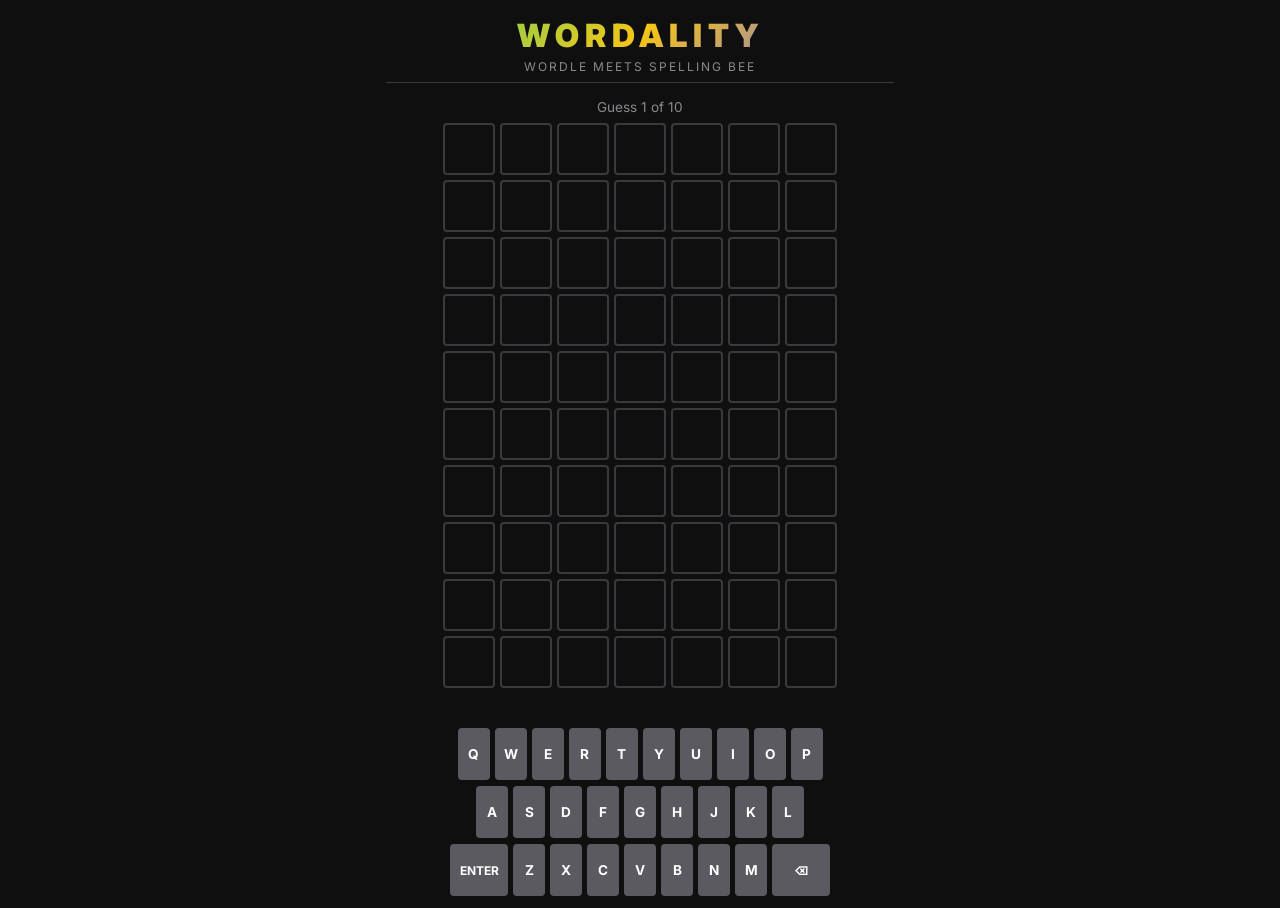
<file: wordality/index.html>
<!DOCTYPE html>
<html lang="en">
<head>
    <meta charset="UTF-8">
    <meta name="viewport" content="width=device-width, initial-scale=1.0">
    <title>Wordality</title>
    <link rel="preconnect" href="https://fonts.googleapis.com">
    <link rel="preconnect" href="https://fonts.gstatic.com" crossorigin>
    <link href="https://fonts.googleapis.com/css2?family=Inter:wght@400;600;700;800;900&display=swap" rel="stylesheet">
    <link rel="stylesheet" href="style.css">
</head>
<body>
    <div id="game-container">
        <!-- Header -->
        <header id="header">
            <h1 id="title">WORDALITY</h1>
            <div id="subtitle">Wordle meets Spelling Bee</div>
        </header>

        <!-- Wordle Phase -->
        <div id="wordle-phase" class="phase active">
            <div id="wordle-info">
                <span id="guess-counter">Guess 1 of 10</span>
            </div>
            <div id="wordle-board"></div>
            <div id="wordle-message"></div>
            <div id="keyboard"></div>
        </div>

        <!-- Transition Phase -->
        <div id="transition-phase" class="phase">
            <div id="transition-content">
                <div id="transition-icon">&#10003;</div>
                <h2 id="transition-title"></h2>
                <p id="transition-word-reveal"></p>
                <p id="transition-subtitle">Those 7 letters are now your Spelling Bee!</p>
                <div id="transition-letters"></div>
                <button id="start-bee-btn" class="btn-primary">Start Spelling Bee</button>
            </div>
        </div>

        <!-- Spelling Bee Phase -->
        <div id="bee-phase" class="phase">
            <div id="bee-header">
                <div id="score-display">
                    <span id="score-label">Score</span>
                    <span id="score">0</span>
                </div>
                <div id="timer-wrapper">
                    <div id="timer-container">
                        <div id="timer-bar"></div>
                    </div>
                    <div id="timer-info">
                        <span id="timer-text">10s</span>
                        <span id="rotation-text">Letter 1/7</span>
                    </div>
                </div>
                <div id="words-found-display">
                    <span id="words-found-label">Words</span>
                    <span id="words-found-count">0</span>
                </div>
            </div>

            <div id="bee-current-word"></div>
            <div id="bee-message"></div>

            <div id="honeycomb-container">
                <div id="honeycomb">
                    <!-- Hexagons generated by JS -->
                </div>
            </div>

            <div id="bee-controls">
                <button id="delete-bee-btn" class="btn-secondary">Delete</button>
                <button id="shuffle-btn" class="btn-secondary">Shuffle</button>
                <button id="submit-bee-btn" class="btn-primary">Enter</button>
            </div>

            <div id="found-words-container">
                <div id="found-words-header">
                    <h3>Found Words</h3>
                    <span id="found-words-total"></span>
                </div>
                <div id="found-words-list"></div>
            </div>
        </div>

        <!-- End Phase -->
        <div id="end-phase" class="phase">
            <div id="end-content">
                <h2 id="end-title">Game Over!</h2>
                <div id="end-stats">
                    <div class="stat-card">
                        <div class="stat-value" id="stat-wordle-guesses">-</div>
                        <div class="stat-label">Wordle Guesses</div>
                    </div>
                    <div class="stat-card">
                        <div class="stat-value" id="stat-bee-score">-</div>
                        <div class="stat-label">Bee Score</div>
                    </div>
                    <div class="stat-card">
                        <div class="stat-value" id="stat-words-found">-</div>
                        <div class="stat-label">Words Found</div>
                    </div>
                    <div class="stat-card">
                        <div class="stat-value" id="stat-pangrams">-</div>
                        <div class="stat-label">Pangrams</div>
                    </div>
                </div>
                <div id="end-word-list">
                    <h3>Words You Found</h3>
                    <div id="end-found-words"></div>
                </div>
                <div id="end-missed">
                    <h3>Words You Missed</h3>
                    <div id="end-missed-words"></div>
                </div>
                <button id="play-again-btn" class="btn-primary">Play Again</button>
            </div>
        </div>
    </div>

    <script src="words.js"></script>
    <script src="game.js"></script>
</body>
</html>
</file>
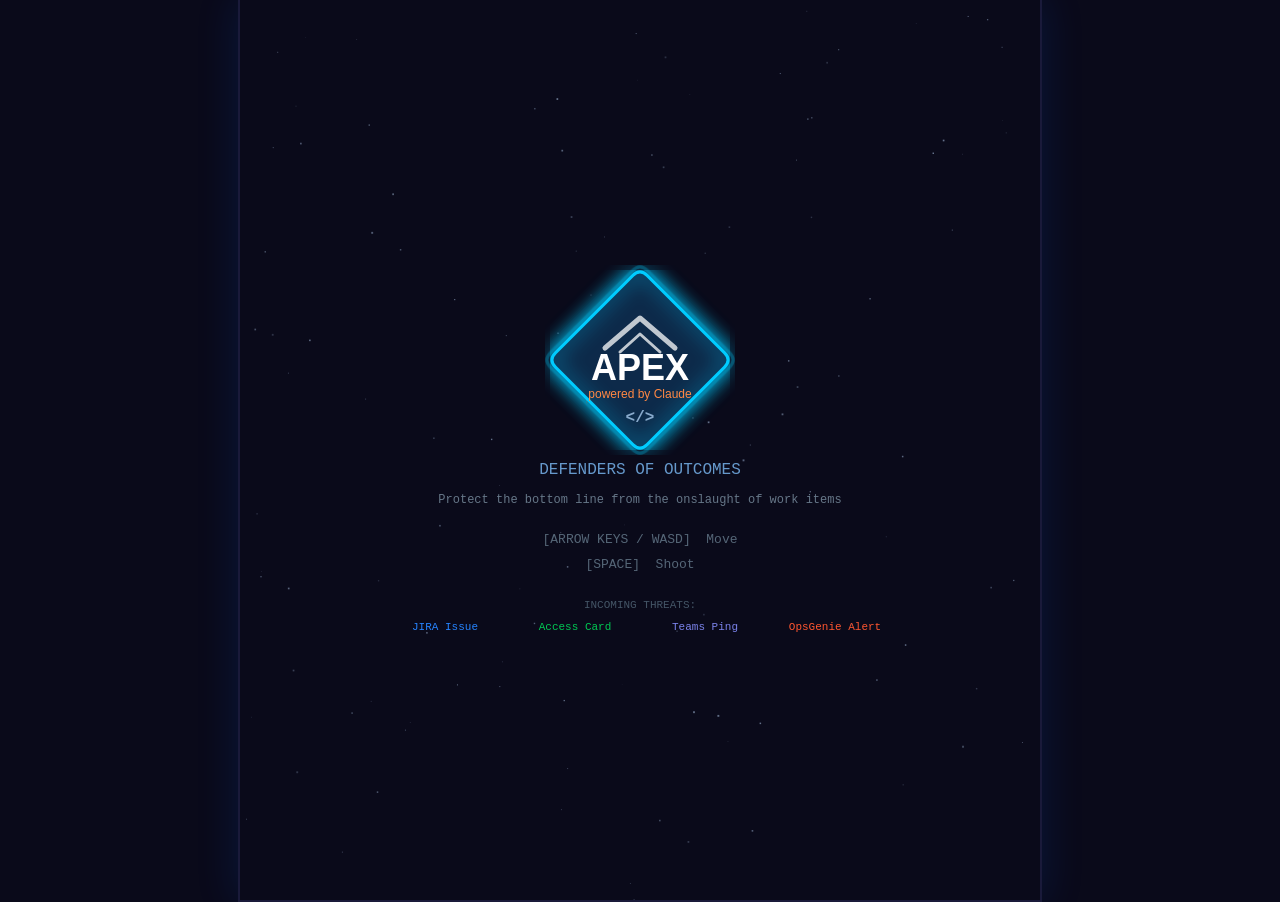
<file: apex-defenders/apex-defenders.html>
<!DOCTYPE html>
<html lang="en">
<head>
<meta charset="UTF-8">
<meta name="viewport" content="width=device-width, initial-scale=1.0">
<title>APEX: Defenders of Outcomes</title>
<style>
  * { margin: 0; padding: 0; box-sizing: border-box; }
  body {
    background: #0a0a1a;
    display: flex;
    justify-content: center;
    align-items: center;
    height: 100vh;
    overflow: hidden;
    font-family: 'Courier New', monospace;
  }
  #gameContainer {
    position: relative;
    border: 2px solid #1a1a3a;
    box-shadow: 0 0 40px rgba(0, 100, 255, 0.15);
  }
  canvas { display: block; }
</style>
</head>
<body>
<div id="gameContainer">
  <canvas id="gameCanvas"></canvas>
</div>
<script>
// ============================================================
// APEX: Defenders of Outcomes
// A hybrid space-invaders / tetris backlog game
// ============================================================
const canvas = document.getElementById('gameCanvas');
const ctx = canvas.getContext('2d');

const W = 800;
const H = 900;
canvas.width = W;
canvas.height = H;

// ---- CONSTANTS ----
const INSANITY_ZONE_H = 50;
const PLAYER_W = 72;
const PLAYER_H = 72;
const BULLET_SPEED = 10;
const BULLET_W = 5;
const BULLET_H = 16;
const ENEMY_BASE_SPEED = 0.6;
const FRAGMENT_SPEED_MIN = 0.4;
const FRAGMENT_SPEED_MAX = 1.0;
const BACKLOG_BLOCK_H = 22;
const PARTICLE_COUNT = 8;
const SHOOT_COOLDOWN = 130; // ms

// ---- LASER COLORS ----
const LASER_COLORS = [
  { core: '#88ddff', glow: '#3399ff', trail: 'rgba(100, 180, 255, 0.3)', particle: '#88ccff' },
  { core: '#ff88aa', glow: '#ff3366', trail: 'rgba(255, 100, 150, 0.3)', particle: '#ff6699' },
  { core: '#88ff88', glow: '#33cc33', trail: 'rgba(100, 255, 100, 0.3)', particle: '#66ff66' },
  { core: '#ffdd55', glow: '#ffaa00', trail: 'rgba(255, 200, 50, 0.3)', particle: '#ffcc33' },
  { core: '#cc88ff', glow: '#9933ff', trail: 'rgba(180, 100, 255, 0.3)', particle: '#bb66ff' },
  { core: '#ff8844', glow: '#ff5500', trail: 'rgba(255, 130, 60, 0.3)', particle: '#ff7733' },
  { core: '#44ffff', glow: '#00cccc', trail: 'rgba(60, 255, 255, 0.3)', particle: '#33eeee' },
];
let laserColorIndex = 0;

// ---- ENEMY TYPES ----
// JIRA: large, tanky, 5 HP, always spawns 5 subtasks
// Access Card: fast, frequent, 1 HP (quick kill), spawns 2 subtasks
// Teams Ping: small, 2 HP, spawns 2-10 subtasks
// OpsGenie Alert: small, 2 HP, spawns 2-10 subtasks
const ENEMY_TYPES = [
  {
    name: 'JIRA Issue',
    abbr: 'JIRA',
    color: '#2684FF',
    colorDark: '#0052CC',
    icon: 'jira',
    width: 90,
    height: 52,
    hp: 5,
    points: 200,
    fragMin: 5,
    fragMax: 5,
    spawnWeight: 2,
    speedMul: 0.8
  },
  {
    name: 'Access Card',
    abbr: 'ACCS',
    color: '#00C853',
    colorDark: '#008836',
    icon: 'access',
    width: 52,
    height: 30,
    hp: 1,
    points: 40,
    fragMin: 2,
    fragMax: 2,
    spawnWeight: 5,
    speedMul: 1.6
  },
  {
    name: 'Teams Ping',
    abbr: 'TEAMS',
    color: '#7B83EB',
    colorDark: '#505AC9',
    icon: 'teams',
    width: 48,
    height: 28,
    hp: 2,
    points: 75,
    fragMin: 2,
    fragMax: 10,
    spawnWeight: 3,
    speedMul: 1.0
  },
  {
    name: 'OpsGenie Alert',
    abbr: 'ALERT',
    color: '#FF5630',
    colorDark: '#BF2600',
    icon: 'alert',
    width: 48,
    height: 28,
    hp: 2,
    points: 80,
    fragMin: 2,
    fragMax: 10,
    spawnWeight: 3,
    speedMul: 1.0
  }
];

// Total spawn weight for weighted random
const TOTAL_SPAWN_WEIGHT = ENEMY_TYPES.reduce((s, t) => s + t.spawnWeight, 0);

// ---- FRAGMENT WORK ITEM TYPES ----
const FRAGMENT_TYPES = [
  { name: 'Sub-task', abbr: 'SUB', color: '#36B37E', width: 36, height: 22 },
  { name: 'Bug Report', abbr: 'BUG', color: '#FF5630', width: 38, height: 22 },
  { name: 'Code Review', abbr: 'CR', color: '#FFAB00', width: 40, height: 22 },
  { name: 'Meeting Inv.', abbr: 'MTG', color: '#6554C0', width: 38, height: 22 },
  { name: 'Slack Thread', abbr: 'SLCK', color: '#E01E5A', width: 38, height: 22 },
  { name: 'PR Comment', abbr: 'PR', color: '#00B8D9', width: 36, height: 22 },
  { name: 'Doc Update', abbr: 'DOC', color: '#8993A4', width: 38, height: 22 },
  { name: 'Sprint Goal', abbr: 'SPRT', color: '#FF8B00', width: 40, height: 22 },
  { name: 'Retro Action', abbr: 'RETR', color: '#57D9A3', width: 40, height: 22 },
  { name: 'Dependency', abbr: 'DEP', color: '#C1C7D0', width: 38, height: 22 },
];

// ---- PRE-RENDER LOGO TO OFFSCREEN CANVAS ----
const logoCanvas = document.createElement('canvas');
const logoSize = 64;
logoCanvas.width = logoSize;
logoCanvas.height = logoSize;
const lctx = logoCanvas.getContext('2d');

function renderLogo() {
  const s = logoSize;
  const cx = s / 2;
  const cy = s / 2;
  lctx.clearRect(0, 0, s, s);

  // Diamond background
  lctx.save();
  lctx.translate(cx, cy);
  lctx.rotate(Math.PI / 4);
  const diamondSize = s * 0.36;

  // Outer glow
  lctx.shadowColor = '#00ccff';
  lctx.shadowBlur = 10;

  // Diamond shape
  lctx.fillStyle = '#0d2a4a';
  lctx.strokeStyle = '#00ccff';
  lctx.lineWidth = 2;
  const r = 4;
  const d = diamondSize;
  lctx.beginPath();
  lctx.moveTo(-d + r, -d);
  lctx.lineTo(d - r, -d);
  lctx.quadraticCurveTo(d, -d, d, -d + r);
  lctx.lineTo(d, d - r);
  lctx.quadraticCurveTo(d, d, d - r, d);
  lctx.lineTo(-d + r, d);
  lctx.quadraticCurveTo(-d, d, -d, d - r);
  lctx.lineTo(-d, -d + r);
  lctx.quadraticCurveTo(-d, -d, -d + r, -d);
  lctx.closePath();
  lctx.fill();
  lctx.stroke();

  lctx.shadowBlur = 0;
  lctx.restore();

  // Chevron / arrow at top
  lctx.strokeStyle = '#c0c8d0';
  lctx.lineWidth = 3;
  lctx.lineCap = 'round';
  lctx.lineJoin = 'round';
  lctx.beginPath();
  lctx.moveTo(cx - 12, cy - 6);
  lctx.lineTo(cx, cy - 16);
  lctx.lineTo(cx + 12, cy - 6);
  lctx.stroke();

  // Inner smaller chevron
  lctx.lineWidth = 2;
  lctx.beginPath();
  lctx.moveTo(cx - 7, cy - 4);
  lctx.lineTo(cx, cy - 10);
  lctx.lineTo(cx + 7, cy - 4);
  lctx.stroke();

  // "APEX" text
  lctx.fillStyle = '#ffffff';
  lctx.font = 'bold 13px Arial, sans-serif';
  lctx.textAlign = 'center';
  lctx.textBaseline = 'middle';
  lctx.fillText('APEX', cx, cy + 4);

  // "powered by Claude" small text
  lctx.fillStyle = '#ff8844';
  lctx.font = '5px Arial, sans-serif';
  lctx.fillText('powered by Claude', cx, cy + 13);

  // Code icon at bottom (small </> symbol)
  lctx.fillStyle = '#88aacc';
  lctx.font = 'bold 7px Courier New';
  lctx.fillText('</>', cx, cy + 21);
}
renderLogo();

// ---- GAME STATE ----
let state = 'title'; // title | playing | gameover
let gameOverReason = 'backlog'; // 'backlog' | 'insanity'
let score = 0;
let hiScore = parseInt(localStorage.getItem('apex_hiscore') || '0');
let wave = 1;
let waveTimer = 0;
let spawnTimer = 0;
let spawnInterval = 2200;
let accessCardTimer = 0;
let accessCardInterval = 1200;
let difficultyTimer = 0;
let shakeTimer = 0;
let shakeIntensity = 0;
let comboCount = 0;
let comboTimer = 0;

// Player
let player = { x: W / 2, y: H - 100, speed: 5, alive: true };
let lastShot = 0;

// Collections
let bullets = [];
let enemies = [];
let fragments = [];
let particles = [];
let backlogBlocks = [];
let missedTexts = [];

// Backlog height (total pixel height of accumulated blocks)
let backlogHeight = 0;

// Input
const keys = {};
document.addEventListener('keydown', e => {
  keys[e.code] = true;
  if (state === 'title' && (e.code === 'Space' || e.code === 'Enter')) {
    startGame();
  }
  if (state === 'gameover' && (e.code === 'Space' || e.code === 'Enter')) {
    state = 'title';
  }
  if (['Space', 'ArrowUp', 'ArrowDown', 'ArrowLeft', 'ArrowRight'].includes(e.code)) {
    e.preventDefault();
  }
});
document.addEventListener('keyup', e => { keys[e.code] = false; });

// ---- HELPERS ----
function rand(min, max) { return Math.random() * (max - min) + min; }
function randInt(min, max) { return Math.floor(rand(min, max + 1)); }
function lerp(a, b, t) { return a + (b - a) * t; }
function clamp(v, lo, hi) { return Math.max(lo, Math.min(hi, v)); }

function rectsOverlap(a, b) {
  return a.x < b.x + b.w && a.x + a.w > b.x && a.y < b.y + b.h && a.y + a.h > b.y;
}

function pickWeightedEnemyType() {
  let r = Math.random() * TOTAL_SPAWN_WEIGHT;
  for (const t of ENEMY_TYPES) {
    r -= t.spawnWeight;
    if (r <= 0) return t;
  }
  return ENEMY_TYPES[0];
}

// ---- PARTICLE SYSTEM ----
function spawnParticles(x, y, color, count) {
  for (let i = 0; i < count; i++) {
    particles.push({
      x, y,
      vx: rand(-3, 3),
      vy: rand(-4, 1),
      life: rand(0.5, 1.0),
      maxLife: 1.0,
      color,
      size: rand(2, 5)
    });
  }
}

function spawnExplosion(x, y, color) {
  for (let i = 0; i < 16; i++) {
    const angle = (Math.PI * 2 / 16) * i + rand(-0.2, 0.2);
    const speed = rand(1, 5);
    particles.push({
      x, y,
      vx: Math.cos(angle) * speed,
      vy: Math.sin(angle) * speed,
      life: rand(0.4, 1.0),
      maxLife: 1.0,
      color,
      size: rand(2, 6)
    });
  }
}

// ---- BACKLOG SYSTEM ----
function addToBacklog(enemy) {
  const blockW = enemy.type ? enemy.type.width + 20 : rand(40, 70);
  const block = {
    x: enemy.x - blockW / 2 + rand(-20, 20),
    w: blockW,
    h: BACKLOG_BLOCK_H,
    color: enemy.type ? enemy.type.color : (enemy.fragType ? enemy.fragType.color : '#666'),
    label: enemy.type ? enemy.type.abbr : (enemy.fragType ? enemy.fragType.abbr : '???'),
    alpha: 1,
    settled: false,
    vy: 2,
    targetY: 0
  };
  block.x = clamp(block.x, 10, W - block.w - 10);
  block.y = H - backlogHeight - block.h - 5;
  block.targetY = block.y;
  backlogBlocks.push(block);
  backlogHeight += BACKLOG_BLOCK_H * 0.6;
  shakeTimer = 0.3;
  shakeIntensity = 4;

  // Missed opportunity floating text
  missedTexts.push({
    x: enemy.x,
    y: H - backlogHeight - 30,
    text: 'MISSED OPPORTUNITY',
    life: 1.5,
    alpha: 1
  });
}

// ---- ENEMY SPAWNING ----
function spawnEnemy(forceType) {
  const type = forceType || pickWeightedEnemyType();
  const x = rand(type.width, W - type.width);
  const speedMul = 1 + (wave - 1) * 0.08;
  const sway = rand(0.3, 1.2);

  enemies.push({
    x,
    y: -type.height,
    type,
    hp: type.hp + (type.abbr === 'JIRA' ? Math.floor(wave / 3) : Math.floor(wave / 5)),
    maxHp: type.hp + (type.abbr === 'JIRA' ? Math.floor(wave / 3) : Math.floor(wave / 5)),
    speed: ENEMY_BASE_SPEED * type.speedMul * speedMul * rand(0.85, 1.15),
    sway,
    swayOffset: rand(0, Math.PI * 2),
    time: 0,
    flash: 0,
    width: type.width,
    height: type.height
  });
}

function spawnFragments(x, y, parentType) {
  const count = randInt(parentType.fragMin, parentType.fragMax);
  for (let i = 0; i < count; i++) {
    const ft = FRAGMENT_TYPES[randInt(0, FRAGMENT_TYPES.length - 1)];
    const angle = (Math.PI * 2 / count) * i + rand(-0.3, 0.3);
    const spd = rand(1.5, 4);
    fragments.push({
      x: x + Math.cos(angle) * 15,
      y: y + Math.sin(angle) * 15,
      vx: Math.cos(angle) * spd,
      vy: -Math.abs(Math.sin(angle)) * spd * 0.5 - 1,
      fragType: ft,
      hp: 1,
      width: ft.width,
      height: ft.height,
      speed: rand(FRAGMENT_SPEED_MIN, FRAGMENT_SPEED_MAX) * (1 + (wave - 1) * 0.05),
      flash: 0,
      settled: false,
      time: 0
    });
  }
}

// ---- BULLETS ----
function shoot() {
  const now = performance.now();
  if (now - lastShot < SHOOT_COOLDOWN) return;
  lastShot = now;

  // Pick a random laser color
  laserColorIndex = randInt(0, LASER_COLORS.length - 1);
  const lc = LASER_COLORS[laserColorIndex];

  bullets.push({
    x: player.x - BULLET_W / 2,
    y: player.y - PLAYER_H / 2 - BULLET_H,
    w: BULLET_W,
    h: BULLET_H,
    color: lc
  });
  // Muzzle flash particles
  spawnParticles(player.x, player.y - PLAYER_H / 2, lc.particle, 3);
}

// ---- START / RESET ----
function startGame() {
  state = 'playing';
  gameOverReason = 'backlog';
  score = 0;
  wave = 1;
  waveTimer = 0;
  spawnTimer = 0;
  spawnInterval = 2200;
  accessCardTimer = 0;
  accessCardInterval = 1200;
  difficultyTimer = 0;
  backlogHeight = 0;
  comboCount = 0;
  comboTimer = 0;
  player = { x: W / 2, y: H - 100, speed: 5, alive: true };
  bullets = [];
  enemies = [];
  fragments = [];
  particles = [];
  backlogBlocks = [];
  missedTexts = [];
}

// ---- DRAWING HELPERS ----
function drawRoundedRect(x, y, w, h, r, fill, stroke) {
  ctx.beginPath();
  ctx.moveTo(x + r, y);
  ctx.lineTo(x + w - r, y);
  ctx.quadraticCurveTo(x + w, y, x + w, y + r);
  ctx.lineTo(x + w, y + h - r);
  ctx.quadraticCurveTo(x + w, y + h, x + w - r, y + h);
  ctx.lineTo(x + r, y + h);
  ctx.quadraticCurveTo(x, y + h, x, y + h - r);
  ctx.lineTo(x, y + r);
  ctx.quadraticCurveTo(x, y, x + r, y);
  ctx.closePath();
  if (fill) { ctx.fillStyle = fill; ctx.fill(); }
  if (stroke) { ctx.strokeStyle = stroke; ctx.lineWidth = 1.5; ctx.stroke(); }
}

function drawJiraIcon(cx, cy, s) {
  // Blue diamond shape - larger for JIRA
  ctx.save();
  ctx.translate(cx, cy);
  ctx.rotate(Math.PI / 4);
  ctx.fillStyle = '#2684FF';
  ctx.fillRect(-s/2, -s/2, s, s);
  ctx.restore();
  ctx.strokeStyle = '#fff';
  ctx.lineWidth = 2;
  ctx.beginPath();
  ctx.moveTo(cx - 4, cy);
  ctx.lineTo(cx - 1, cy + 4);
  ctx.lineTo(cx + 5, cy - 4);
  ctx.stroke();
}

function drawAccessIcon(cx, cy, s) {
  // Green card with keyhole
  ctx.fillStyle = '#00C853';
  const cw = s * 1.8;
  const ch = s * 1.2;
  drawRoundedRect(cx - cw/2, cy - ch/2, cw, ch, 2, '#00C853', '#66ff99');
  // Keyhole circle
  ctx.fillStyle = '#003d19';
  ctx.beginPath();
  ctx.arc(cx - 2, cy - 1, 3, 0, Math.PI * 2);
  ctx.fill();
  // Keyhole slot
  ctx.fillRect(cx - 3, cy, 2, 4);
  // Chip lines
  ctx.strokeStyle = '#003d19';
  ctx.lineWidth = 0.5;
  ctx.beginPath();
  ctx.moveTo(cx + 3, cy - 3);
  ctx.lineTo(cx + cw/2 - 2, cy - 3);
  ctx.moveTo(cx + 3, cy);
  ctx.lineTo(cx + cw/2 - 2, cy);
  ctx.moveTo(cx + 3, cy + 3);
  ctx.lineTo(cx + cw/2 - 2, cy + 3);
  ctx.stroke();
}

function drawTeamsIcon(cx, cy, s) {
  ctx.fillStyle = '#7B83EB';
  ctx.beginPath();
  ctx.arc(cx, cy, s, 0, Math.PI * 2);
  ctx.fill();
  ctx.fillStyle = '#fff';
  ctx.font = `bold ${s}px Courier New`;
  ctx.textAlign = 'center';
  ctx.textBaseline = 'middle';
  ctx.fillText('T', cx, cy + 1);
}

function drawAlertIcon(cx, cy, s) {
  ctx.fillStyle = '#FF5630';
  ctx.beginPath();
  ctx.moveTo(cx, cy - s);
  ctx.lineTo(cx + s, cy + s * 0.7);
  ctx.lineTo(cx - s, cy + s * 0.7);
  ctx.closePath();
  ctx.fill();
  ctx.fillStyle = '#fff';
  ctx.font = `bold ${Math.floor(s * 1.1)}px Courier New`;
  ctx.textAlign = 'center';
  ctx.textBaseline = 'middle';
  ctx.fillText('!', cx, cy + 1);
}

function drawShip(x, y) {
  ctx.save();
  ctx.translate(x, y);

  // Engine glow
  const glowSize = 12 + Math.sin(performance.now() / 100) * 4;
  const grd = ctx.createRadialGradient(0, PLAYER_H / 2, 0, 0, PLAYER_H / 2, glowSize + 12);
  grd.addColorStop(0, 'rgba(0, 200, 255, 0.9)');
  grd.addColorStop(0.4, 'rgba(0, 100, 255, 0.4)');
  grd.addColorStop(1, 'rgba(0, 50, 255, 0)');
  ctx.fillStyle = grd;
  ctx.fillRect(-glowSize - 6, PLAYER_H / 2 - 6, glowSize * 2 + 12, glowSize + 16);

  // Ship body - larger angular shape
  ctx.fillStyle = '#1a2a3a';
  ctx.strokeStyle = '#00ccff';
  ctx.lineWidth = 1.5;
  ctx.beginPath();
  ctx.moveTo(0, -PLAYER_H / 2);                // nose
  ctx.lineTo(PLAYER_W / 2, PLAYER_H / 3);      // right wing tip
  ctx.lineTo(PLAYER_W / 3, PLAYER_H / 2);      // right wing back
  ctx.lineTo(PLAYER_W / 6, PLAYER_H / 4);
  ctx.lineTo(-PLAYER_W / 6, PLAYER_H / 4);
  ctx.lineTo(-PLAYER_W / 3, PLAYER_H / 2);     // left wing back
  ctx.lineTo(-PLAYER_W / 2, PLAYER_H / 3);     // left wing tip
  ctx.closePath();
  ctx.fill();
  ctx.stroke();

  // Wing accent lines
  ctx.strokeStyle = 'rgba(0, 200, 255, 0.4)';
  ctx.lineWidth = 1;
  ctx.beginPath();
  ctx.moveTo(-PLAYER_W / 6, PLAYER_H / 4);
  ctx.lineTo(-PLAYER_W / 2 + 6, PLAYER_H / 3 - 2);
  ctx.moveTo(PLAYER_W / 6, PLAYER_H / 4);
  ctx.lineTo(PLAYER_W / 2 - 6, PLAYER_H / 3 - 2);
  ctx.stroke();

  // Draw the APEX logo in the center of the ship
  ctx.drawImage(logoCanvas, -logoSize / 2, -PLAYER_H / 2 - 2, logoSize, logoSize);

  ctx.restore();
}

function drawEnemy(e) {
  const { x, y, type, hp, maxHp, flash, width, height } = e;
  const lx = x - width / 2;
  const ly = y - height / 2;

  // Shadow
  ctx.fillStyle = 'rgba(0,0,0,0.3)';
  drawRoundedRect(lx + 3, ly + 3, width, height, 5, 'rgba(0,0,0,0.3)');

  // Body
  const bodyColor = flash > 0 ? '#fff' : type.colorDark;
  const borderColor = flash > 0 ? '#fff' : type.color;
  drawRoundedRect(lx, ly, width, height, 5, bodyColor, borderColor);

  // Icon
  const iconX = lx + (type.abbr === 'JIRA' ? 18 : 12);
  const iconSize = type.abbr === 'JIRA' ? 9 : 7;
  if (type.icon === 'jira') drawJiraIcon(iconX, y, iconSize);
  else if (type.icon === 'access') drawAccessIcon(iconX, y, iconSize);
  else if (type.icon === 'teams') drawTeamsIcon(lx + 11, y, 6);
  else if (type.icon === 'alert') drawAlertIcon(lx + 11, y, 6);

  // Label
  ctx.fillStyle = '#fff';
  const fontSize = type.abbr === 'JIRA' ? 12 : (type.abbr === 'ACCS' ? 9 : 9);
  ctx.font = `bold ${fontSize}px Courier New`;
  ctx.textAlign = 'left';
  ctx.textBaseline = 'middle';
  const labelX = type.abbr === 'JIRA' ? lx + 34 : (type.abbr === 'ACCS' ? lx + 22 : lx + 22);
  ctx.fillText(type.abbr, labelX, y);

  // JIRA extra: show issue key
  if (type.abbr === 'JIRA') {
    ctx.fillStyle = '#aac4ee';
    ctx.font = '8px Courier New';
    ctx.fillText('APEX-' + (1000 + Math.floor(e.time * 100) % 999), lx + 34, y + 12);
  }

  // HP bar
  if (hp < maxHp) {
    const barW = width - 4;
    const barH = 3;
    const barX = lx + 2;
    const barY = ly + height + 3;
    ctx.fillStyle = '#333';
    ctx.fillRect(barX, barY, barW, barH);
    ctx.fillStyle = type.color;
    ctx.fillRect(barX, barY, barW * (hp / maxHp), barH);
  }
}

function drawFragment(f) {
  const { x, y, fragType, flash, width, height } = f;
  const lx = x - width / 2;
  const ly = y - height / 2;
  const color = flash > 0 ? '#fff' : fragType.color;
  drawRoundedRect(lx, ly, width, height, 3, color + '40', color);

  ctx.fillStyle = flash > 0 ? '#fff' : '#ddd';
  ctx.font = 'bold 8px Courier New';
  ctx.textAlign = 'center';
  ctx.textBaseline = 'middle';
  ctx.fillText(fragType.abbr, x, y);
}

// ---- INSANITY ZONE ----
function drawInsanityZone() {
  const grad = ctx.createLinearGradient(0, 0, 0, INSANITY_ZONE_H + 20);
  grad.addColorStop(0, 'rgba(255, 0, 60, 0.6)');
  grad.addColorStop(0.6, 'rgba(255, 0, 60, 0.15)');
  grad.addColorStop(1, 'rgba(255, 0, 60, 0)');
  ctx.fillStyle = grad;
  ctx.fillRect(0, 0, W, INSANITY_ZONE_H + 20);

  // Pulsing text
  const pulse = 0.6 + Math.sin(performance.now() / 300) * 0.4;
  ctx.fillStyle = `rgba(255, 80, 80, ${pulse})`;
  ctx.font = 'bold 18px Courier New';
  ctx.textAlign = 'center';
  ctx.textBaseline = 'middle';
  ctx.fillText('= = = I N S A N I T Y = = =', W / 2, 25);

  // Dashed line
  ctx.strokeStyle = `rgba(255, 60, 60, ${0.4 + pulse * 0.3})`;
  ctx.lineWidth = 1;
  ctx.setLineDash([8, 6]);
  ctx.beginPath();
  ctx.moveTo(0, INSANITY_ZONE_H);
  ctx.lineTo(W, INSANITY_ZONE_H);
  ctx.stroke();
  ctx.setLineDash([]);
}

// ---- BACKLOG ZONE ----
function drawBacklog() {
  if (backlogHeight <= 0 && backlogBlocks.length === 0) return;

  const backlogTop = H - backlogHeight;
  const grad = ctx.createLinearGradient(0, backlogTop - 30, 0, H);
  grad.addColorStop(0, 'rgba(80, 40, 0, 0)');
  grad.addColorStop(0.15, 'rgba(80, 40, 0, 0.2)');
  grad.addColorStop(1, 'rgba(80, 40, 0, 0.5)');
  ctx.fillStyle = grad;
  ctx.fillRect(0, backlogTop - 30, W, backlogHeight + 30);

  if (backlogHeight > 10) {
    const labelPulse = 0.5 + Math.sin(performance.now() / 400) * 0.3;
    ctx.fillStyle = `rgba(255, 160, 50, ${labelPulse})`;
    ctx.font = 'bold 13px Courier New';
    ctx.textAlign = 'center';
    ctx.fillText('- - - T H E   B A C K L O G - - -', W / 2, backlogTop - 8);
  }

  for (const b of backlogBlocks) {
    ctx.globalAlpha = b.alpha;
    drawRoundedRect(b.x, b.y, b.w, b.h, 3, b.color + '55', b.color + '99');
    ctx.fillStyle = '#fff8';
    ctx.font = 'bold 8px Courier New';
    ctx.textAlign = 'center';
    ctx.textBaseline = 'middle';
    ctx.fillText(b.label, b.x + b.w / 2, b.y + b.h / 2);
    ctx.globalAlpha = 1;
  }
}

// ---- MISSED OPPORTUNITY TEXTS ----
function drawMissedTexts() {
  for (const mt of missedTexts) {
    ctx.fillStyle = `rgba(255, 100, 50, ${mt.alpha})`;
    ctx.font = 'bold 11px Courier New';
    ctx.textAlign = 'center';
    ctx.fillText(mt.text, mt.x, mt.y);
  }
}

// ---- HUD ----
function drawHUD() {
  ctx.fillStyle = '#8899aa';
  ctx.font = '13px Courier New';
  ctx.textAlign = 'left';
  ctx.fillText(`SCORE: ${score}`, 15, H - 12);
  ctx.textAlign = 'right';
  ctx.fillText(`HI: ${hiScore}`, W - 15, H - 12);
  ctx.textAlign = 'center';
  ctx.fillText(`WAVE ${wave}`, W / 2, H - 12);

  // Combo
  if (comboCount > 1 && comboTimer > 0) {
    const a = Math.min(1, comboTimer);
    ctx.fillStyle = `rgba(255, 220, 50, ${a})`;
    ctx.font = `bold ${14 + comboCount}px Courier New`;
    ctx.textAlign = 'right';
    ctx.fillText(`x${comboCount} COMBO`, W - 15, 75);
  }

  // Backlog danger meter
  const pct = backlogHeight / (H - INSANITY_ZONE_H - 60);
  if (pct > 0) {
    const meterW = 8;
    const meterH = 200;
    const mx = W - 25;
    const my = 90;
    ctx.fillStyle = '#1a1a2a';
    ctx.fillRect(mx, my, meterW, meterH);
    const dangerColor = pct > 0.7 ? '#ff3030' : pct > 0.4 ? '#ff8800' : '#44aa44';
    ctx.fillStyle = dangerColor;
    ctx.fillRect(mx, my + meterH * (1 - pct), meterW, meterH * pct);
    ctx.strokeStyle = '#334';
    ctx.strokeRect(mx, my, meterW, meterH);
    ctx.fillStyle = '#778';
    ctx.font = '9px Courier New';
    ctx.textAlign = 'center';
    ctx.fillText('BACKLOG', mx + meterW / 2, my - 5);
  }
}

// ---- STARFIELD ----
const stars = [];
for (let i = 0; i < 120; i++) {
  stars.push({
    x: rand(0, W),
    y: rand(0, H),
    speed: rand(0.2, 1),
    size: rand(0.5, 2),
    brightness: rand(0.2, 0.7)
  });
}

function drawStars(dt) {
  for (const s of stars) {
    s.y += s.speed * dt * 40;
    if (s.y > H) { s.y = 0; s.x = rand(0, W); }
    ctx.fillStyle = `rgba(150, 170, 200, ${s.brightness})`;
    ctx.fillRect(s.x, s.y, s.size, s.size);
  }
}

// ---- TITLE SCREEN ----
function drawTitle() {
  const t = performance.now() / 1000;

  // Draw large logo in center
  const bigLogoSize = 180;
  const bigLogo = document.createElement('canvas');
  bigLogo.width = bigLogoSize;
  bigLogo.height = bigLogoSize;
  const blc = bigLogo.getContext('2d');

  const bcx = bigLogoSize / 2;
  const bcy = bigLogoSize / 2;

  // Diamond
  blc.save();
  blc.translate(bcx, bcy);
  blc.rotate(Math.PI / 4);
  const ds = bigLogoSize * 0.36;
  blc.shadowColor = '#00ccff';
  blc.shadowBlur = 20;
  blc.fillStyle = '#0d2a4a';
  blc.strokeStyle = '#00ccff';
  blc.lineWidth = 3;
  const br = 10;
  blc.beginPath();
  blc.moveTo(-ds + br, -ds);
  blc.lineTo(ds - br, -ds);
  blc.quadraticCurveTo(ds, -ds, ds, -ds + br);
  blc.lineTo(ds, ds - br);
  blc.quadraticCurveTo(ds, ds, ds - br, ds);
  blc.lineTo(-ds + br, ds);
  blc.quadraticCurveTo(-ds, ds, -ds, ds - br);
  blc.lineTo(-ds, -ds + br);
  blc.quadraticCurveTo(-ds, -ds, -ds + br, -ds);
  blc.closePath();
  blc.fill();
  blc.stroke();
  blc.shadowBlur = 0;
  blc.restore();

  // Chevrons
  blc.strokeStyle = '#c0c8d0';
  blc.lineWidth = 5;
  blc.lineCap = 'round';
  blc.lineJoin = 'round';
  blc.beginPath();
  blc.moveTo(bcx - 35, bcy - 12);
  blc.lineTo(bcx, bcy - 42);
  blc.lineTo(bcx + 35, bcy - 12);
  blc.stroke();
  blc.lineWidth = 3;
  blc.beginPath();
  blc.moveTo(bcx - 20, bcy - 8);
  blc.lineTo(bcx, bcy - 26);
  blc.lineTo(bcx + 20, bcy - 8);
  blc.stroke();

  // APEX
  blc.fillStyle = '#ffffff';
  blc.font = 'bold 36px Arial, sans-serif';
  blc.textAlign = 'center';
  blc.textBaseline = 'middle';
  blc.fillText('APEX', bcx, bcy + 10);

  // powered by Claude
  blc.fillStyle = '#ff8844';
  blc.font = '12px Arial, sans-serif';
  blc.fillText('powered by Claude', bcx, bcy + 35);

  // </> icon
  blc.fillStyle = '#88aacc';
  blc.font = 'bold 16px Courier New';
  blc.fillText('</>', bcx, bcy + 58);

  // Pulsing glow
  const glowAlpha = 0.3 + Math.sin(t * 2) * 0.15;
  ctx.globalAlpha = glowAlpha;
  ctx.drawImage(bigLogo, W / 2 - bigLogoSize / 2 - 5, H / 2 - 180 - 5, bigLogoSize + 10, bigLogoSize + 10);
  ctx.globalAlpha = 1;
  ctx.drawImage(bigLogo, W / 2 - bigLogoSize / 2, H / 2 - 180, bigLogoSize, bigLogoSize);

  ctx.fillStyle = '#6699cc';
  ctx.font = '16px Courier New';
  ctx.textAlign = 'center';
  ctx.textBaseline = 'middle';
  ctx.fillText('DEFENDERS OF OUTCOMES', W / 2, H / 2 + 20);

  ctx.fillStyle = '#667788';
  ctx.font = '12px Courier New';
  ctx.fillText('Protect the bottom line from the onslaught of work items', W / 2, H / 2 + 50);

  // Controls
  const controlY = H / 2 + 90;
  ctx.fillStyle = '#556677';
  ctx.font = '13px Courier New';
  ctx.fillText('[ARROW KEYS / WASD]  Move', W / 2, controlY);
  ctx.fillText('[SPACE]  Shoot', W / 2, controlY + 25);

  // Enemy preview
  const previewY = H / 2 + 155;
  ctx.fillStyle = '#445566';
  ctx.font = '11px Courier New';
  ctx.fillText('INCOMING THREATS:', W / 2, previewY);

  const types = ['JIRA Issue', 'Access Card', 'Teams Ping', 'OpsGenie Alert'];
  const colors = ['#2684FF', '#00C853', '#7B83EB', '#FF5630'];
  for (let i = 0; i < 4; i++) {
    ctx.fillStyle = colors[i];
    ctx.fillText(types[i], W / 2 + (i - 1.5) * 130, previewY + 22);
  }

  // Start prompt
  const blink = Math.sin(t * 3) > 0;
  if (blink) {
    ctx.fillStyle = '#aabbcc';
    ctx.font = 'bold 16px Courier New';
    ctx.fillText('PRESS SPACE TO BEGIN', W / 2, H / 2 + 230);
  }

  if (hiScore > 0) {
    ctx.fillStyle = '#667788';
    ctx.font = '12px Courier New';
    ctx.fillText(`HIGH SCORE: ${hiScore}`, W / 2, H / 2 + 265);
  }
}

// ---- GAME OVER ----
function drawGameOver() {
  ctx.fillStyle = 'rgba(10, 0, 0, 0.8)';
  ctx.fillRect(0, 0, W, H);

  const t = performance.now() / 1000;

  if (gameOverReason === 'insanity') {
    // Player touched insanity directly
    ctx.fillStyle = '#ff2222';
    ctx.font = 'bold 36px Courier New';
    ctx.textAlign = 'center';
    ctx.textBaseline = 'middle';
    ctx.fillText("YOU'VE GONE INSANE!", W / 2, H / 2 - 120);

    ctx.fillStyle = '#ff6666';
    ctx.font = '14px Courier New';
    const line1 = "YOUR MIND HAS BEEN BROKEN BY THE INSANITY!";
    ctx.fillText(line1, W / 2, H / 2 - 75);

    // The APEX-1234 blocked message
    ctx.fillStyle = '#cc4444';
    ctx.font = '13px Courier New';
    const line2 = 'Also when is APEX-1234 going to be done';
    const line3 = 'because we are BLOCKED';
    ctx.fillText(line2, W / 2, H / 2 - 45);
    ctx.fillText(line3, W / 2, H / 2 - 28);

    // Glitch effect on text
    if (Math.random() < 0.1) {
      ctx.fillStyle = '#ff000044';
      ctx.fillRect(0, H / 2 - 130 + rand(-20, 60), W, 3);
    }
  } else {
    // Backlog consumed everything
    ctx.fillStyle = '#ff4444';
    ctx.font = 'bold 40px Courier New';
    ctx.textAlign = 'center';
    ctx.textBaseline = 'middle';
    ctx.fillText('TOTAL INSANITY', W / 2, H / 2 - 100);

    ctx.fillStyle = '#cc8888';
    ctx.font = '14px Courier New';
    ctx.fillText('The backlog has consumed everything.', W / 2, H / 2 - 55);

    ctx.fillStyle = '#cc4444';
    ctx.font = '13px Courier New';
    ctx.fillText('Also when is APEX-1234 going to be done', W / 2, H / 2 - 30);
    ctx.fillText('because we are BLOCKED', W / 2, H / 2 - 13);
  }

  ctx.fillStyle = '#fff';
  ctx.font = 'bold 22px Courier New';
  ctx.textAlign = 'center';
  ctx.fillText(`FINAL SCORE: ${score}`, W / 2, H / 2 + 30);

  ctx.fillStyle = '#aaa';
  ctx.font = '14px Courier New';
  ctx.fillText(`WAVE REACHED: ${wave}`, W / 2, H / 2 + 60);

  if (score >= hiScore && score > 0) {
    ctx.fillStyle = '#ffcc00';
    ctx.font = 'bold 16px Courier New';
    ctx.fillText('NEW HIGH SCORE!', W / 2, H / 2 + 95);
  }

  const blink = Math.sin(t * 3) > 0;
  if (blink) {
    ctx.fillStyle = '#889';
    ctx.font = '14px Courier New';
    ctx.fillText('PRESS SPACE FOR TITLE', W / 2, H / 2 + 140);
  }
}

// ---- TRIGGER GAME OVER ----
function triggerGameOver(reason) {
  state = 'gameover';
  gameOverReason = reason;
  if (score > hiScore) {
    hiScore = score;
    localStorage.setItem('apex_hiscore', hiScore.toString());
  }
}

// ---- UPDATE ----
let lastTime = performance.now();

function update() {
  const now = performance.now();
  const dt = Math.min((now - lastTime) / 1000, 0.05);
  lastTime = now;

  if (state !== 'playing') return;

  // ---- Player movement ----
  const effectiveFloor = H - backlogHeight - PLAYER_H;
  const effectiveCeiling = INSANITY_ZONE_H + PLAYER_H / 2;
  const moveSpeed = player.speed * dt * 60;

  if (keys['ArrowLeft'] || keys['KeyA']) player.x -= moveSpeed;
  if (keys['ArrowRight'] || keys['KeyD']) player.x += moveSpeed;
  if (keys['ArrowUp'] || keys['KeyW']) player.y -= moveSpeed;
  if (keys['ArrowDown'] || keys['KeyS']) player.y += moveSpeed;

  player.x = clamp(player.x, PLAYER_W / 2 + 5, W - PLAYER_W / 2 - 5);
  player.y = clamp(player.y, PLAYER_H / 2, effectiveFloor);

  // ---- Check if player touches insanity zone ----
  if (player.y - PLAYER_H / 2 <= INSANITY_ZONE_H) {
    triggerGameOver('insanity');
    return;
  }

  // Shooting
  if (keys['Space']) shoot();

  // ---- Spawn enemies (weighted) ----
  spawnTimer += dt * 1000;
  if (spawnTimer >= spawnInterval) {
    spawnTimer -= spawnInterval;
    spawnEnemy();
    if (wave >= 3 && Math.random() < 0.3) spawnEnemy();
    if (wave >= 6 && Math.random() < 0.2) spawnEnemy();
  }

  // ---- Extra access card spawns (more frequent) ----
  accessCardTimer += dt * 1000;
  const acInterval = Math.max(400, accessCardInterval - wave * 40);
  if (accessCardTimer >= acInterval) {
    accessCardTimer -= acInterval;
    if (Math.random() < 0.45) {
      spawnEnemy(ENEMY_TYPES[1]); // Force Access Card
    }
  }

  // ---- Difficulty scaling ----
  difficultyTimer += dt;
  if (difficultyTimer > 18) {
    difficultyTimer = 0;
    wave++;
    spawnInterval = Math.max(600, spawnInterval - 120);
  }

  // ---- Update bullets ----
  for (let i = bullets.length - 1; i >= 0; i--) {
    bullets[i].y -= BULLET_SPEED;
    if (bullets[i].y + BULLET_H < 0) {
      bullets.splice(i, 1);
    }
  }

  // ---- Update enemies ----
  for (let i = enemies.length - 1; i >= 0; i--) {
    const e = enemies[i];
    e.time += dt;
    e.y += e.speed * dt * 60;
    e.x += Math.sin(e.time * e.sway + e.swayOffset) * 0.5;
    e.x = clamp(e.x, e.width / 2, W - e.width / 2);
    if (e.flash > 0) e.flash -= dt * 5;

    // Hit bottom (backlog)
    if (e.y + e.height / 2 >= H - backlogHeight) {
      addToBacklog(e);
      enemies.splice(i, 1);
      continue;
    }

    // Bullet collision
    for (let j = bullets.length - 1; j >= 0; j--) {
      const b = bullets[j];
      if (rectsOverlap(
        { x: b.x, y: b.y, w: b.w, h: b.h },
        { x: e.x - e.width / 2, y: e.y - e.height / 2, w: e.width, h: e.height }
      )) {
        e.hp--;
        e.flash = 1;
        spawnParticles(b.x + b.w / 2, b.y, e.type.color, 4);
        bullets.splice(j, 1);

        if (e.hp <= 0) {
          spawnExplosion(e.x, e.y, e.type.color);
          spawnFragments(e.x, e.y, e.type);
          score += e.type.points;
          comboCount++;
          comboTimer = 2.5;
          if (comboCount > 2) score += comboCount * 10;
          enemies.splice(i, 1);
        }
        break;
      }
    }
  }

  // ---- Update fragments ----
  for (let i = fragments.length - 1; i >= 0; i--) {
    const f = fragments[i];
    f.time += dt;
    if (f.time < 0.3) {
      f.x += f.vx * dt * 60;
      f.y += f.vy * dt * 60;
      f.vy += 6 * dt;
    } else {
      f.y += f.speed * dt * 60;
      f.x += Math.sin(f.time * 2) * 0.3;
    }
    f.x = clamp(f.x, f.width / 2, W - f.width / 2);
    if (f.flash > 0) f.flash -= dt * 5;

    if (f.y + f.height / 2 >= H - backlogHeight) {
      addToBacklog(f);
      fragments.splice(i, 1);
      continue;
    }

    for (let j = bullets.length - 1; j >= 0; j--) {
      const b = bullets[j];
      if (rectsOverlap(
        { x: b.x, y: b.y, w: b.w, h: b.h },
        { x: f.x - f.width / 2, y: f.y - f.height / 2, w: f.width, h: f.height }
      )) {
        f.hp--;
        f.flash = 1;
        spawnParticles(b.x + b.w / 2, b.y, f.fragType.color, 3);
        bullets.splice(j, 1);
        if (f.hp <= 0) {
          spawnExplosion(f.x, f.y, f.fragType.color);
          score += 25;
          comboCount++;
          comboTimer = 2.5;
          if (comboCount > 3) score += comboCount * 5;
          fragments.splice(i, 1);
        }
        break;
      }
    }
  }

  // ---- Combo timer ----
  if (comboTimer > 0) {
    comboTimer -= dt;
    if (comboTimer <= 0) comboCount = 0;
  }

  // ---- Particles ----
  for (let i = particles.length - 1; i >= 0; i--) {
    const p = particles[i];
    p.x += p.vx * dt * 60;
    p.y += p.vy * dt * 60;
    p.life -= dt;
    if (p.life <= 0) particles.splice(i, 1);
  }

  // ---- Missed texts ----
  for (let i = missedTexts.length - 1; i >= 0; i--) {
    const mt = missedTexts[i];
    mt.life -= dt;
    mt.y -= dt * 20;
    mt.alpha = Math.max(0, mt.life / 1.5);
    if (mt.life <= 0) missedTexts.splice(i, 1);
  }

  // ---- Screen shake ----
  if (shakeTimer > 0) shakeTimer -= dt;

  // ---- Check game over: backlog pushes player into insanity ----
  if (player.y <= effectiveCeiling + 5 && backlogHeight >= H - INSANITY_ZONE_H - PLAYER_H - 20) {
    triggerGameOver('backlog');
  }
}

// ---- RENDER ----
function render() {
  const dt = 1 / 60;

  let sx = 0, sy = 0;
  if (shakeTimer > 0) {
    sx = (Math.random() - 0.5) * shakeIntensity * 2;
    sy = (Math.random() - 0.5) * shakeIntensity * 2;
  }

  ctx.save();
  ctx.translate(sx, sy);

  ctx.fillStyle = '#0a0a1a';
  ctx.fillRect(-10, -10, W + 20, H + 20);

  drawStars(dt);

  if (state === 'title') {
    drawTitle();
    ctx.restore();
    return;
  }

  // Insanity zone
  drawInsanityZone();

  // Backlog
  drawBacklog();

  // Grid lines
  ctx.strokeStyle = 'rgba(30, 40, 60, 0.3)';
  ctx.lineWidth = 0.5;
  for (let gx = 0; gx < W; gx += 80) {
    ctx.beginPath();
    ctx.moveTo(gx, 0);
    ctx.lineTo(gx, H);
    ctx.stroke();
  }

  // Bullets - multi-color
  for (const b of bullets) {
    const lc = b.color;
    const bGrad = ctx.createLinearGradient(b.x + b.w / 2, b.y, b.x + b.w / 2, b.y + b.h);
    bGrad.addColorStop(0, lc.core);
    bGrad.addColorStop(1, lc.glow);
    ctx.fillStyle = bGrad;
    ctx.fillRect(b.x, b.y, b.w, b.h);
    // Outer glow
    ctx.fillStyle = lc.trail;
    ctx.fillRect(b.x - 2, b.y - 2, b.w + 4, b.h + 8);
    // Trailing glow
    ctx.fillStyle = lc.trail;
    ctx.fillRect(b.x - 1, b.y + b.h, b.w + 2, 8);
  }

  // Enemies
  for (const e of enemies) drawEnemy(e);

  // Fragments
  for (const f of fragments) drawFragment(f);

  // Particles
  for (const p of particles) {
    const alpha = p.life / p.maxLife;
    ctx.globalAlpha = alpha;
    ctx.fillStyle = p.color;
    ctx.fillRect(p.x - p.size / 2, p.y - p.size / 2, p.size, p.size);
  }
  ctx.globalAlpha = 1;

  // Missed opportunity texts
  drawMissedTexts();

  // Player
  if (player.alive) drawShip(player.x, player.y);

  // Warning when near insanity
  if (player.y - PLAYER_H / 2 < INSANITY_ZONE_H + 60) {
    const danger = 1 - ((player.y - PLAYER_H / 2 - INSANITY_ZONE_H) / 60);
    const flash = Math.sin(performance.now() / 100) > 0 ? danger * 0.4 : 0;
    ctx.fillStyle = `rgba(255, 0, 0, ${flash})`;
    ctx.fillRect(0, 0, W, H);

    ctx.fillStyle = `rgba(255, 50, 50, ${danger * 0.8})`;
    ctx.font = 'bold 20px Courier New';
    ctx.textAlign = 'center';
    ctx.textBaseline = 'middle';
    ctx.fillText('!! WARNING: APPROACHING INSANITY !!', W / 2, INSANITY_ZONE_H + 30);
  }

  // HUD
  drawHUD();

  // Game over overlay
  if (state === 'gameover') drawGameOver();

  ctx.restore();
}

// ---- MAIN LOOP ----
function gameLoop() {
  update();
  render();
  requestAnimationFrame(gameLoop);
}

gameLoop();
</script>
</body>
</html>
</file>
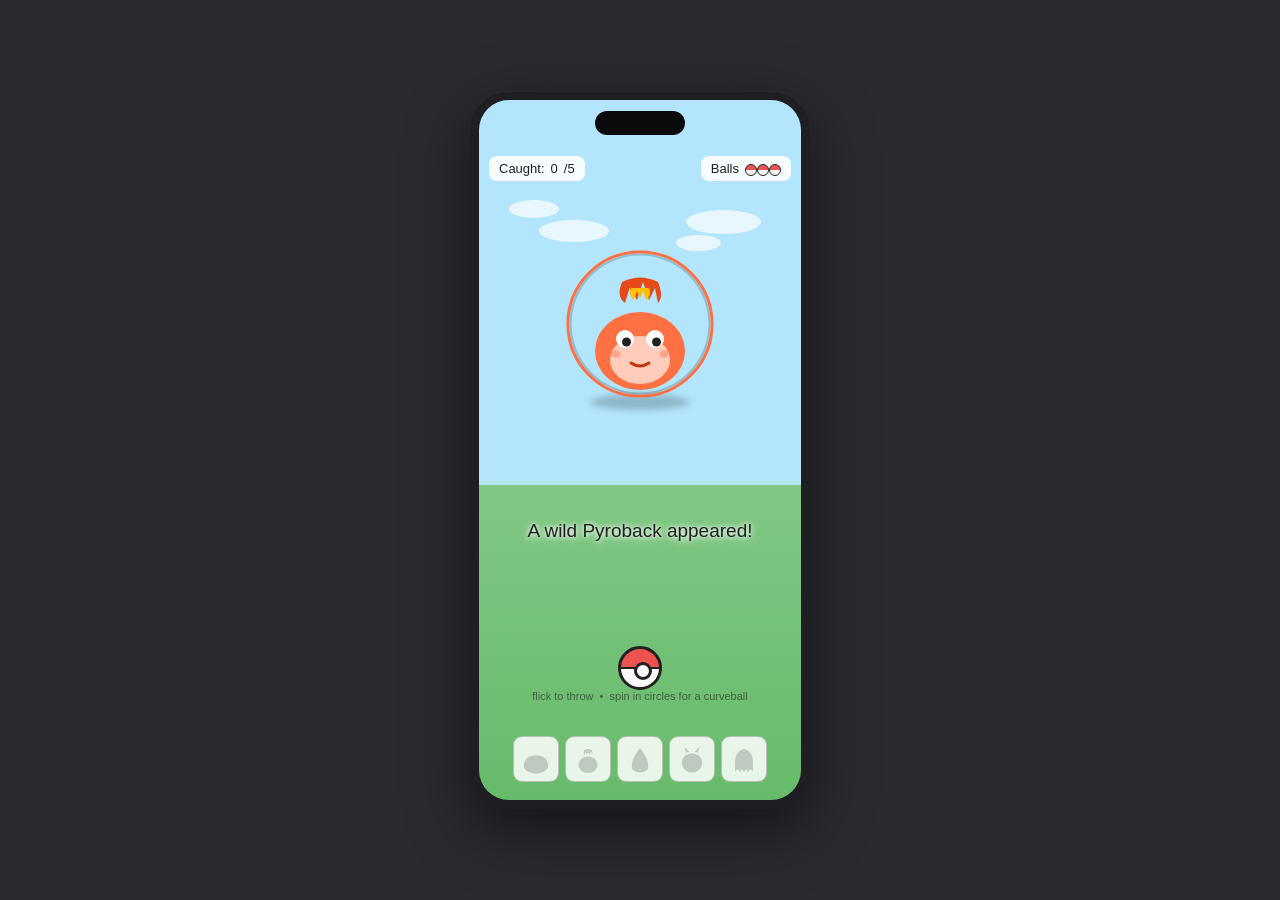
<file: catchem/catchem.html>
<!DOCTYPE html>
<html lang="en">
<head>
<meta charset="UTF-8">
<meta name="viewport" content="width=device-width, initial-scale=1.0, user-scalable=no">
<title>Monster Catch</title>
<style>
* { box-sizing: border-box; }
html, body { margin: 0; padding: 0; height: 100%; overflow: hidden; background: #2A2A30; font-family: -apple-system, BlinkMacSystemFont, "Segoe UI", Roboto, "Helvetica Neue", Arial, sans-serif; }
body { display: flex; align-items: center; justify-content: center; min-height: 100vh; }

/* ── Desktop: fake phone frame ── */
#cg-frame { width: 340px; background: #1F1F23; border-radius: 38px; padding: 9px; position: relative; box-shadow: 0 20px 60px rgba(0,0,0,0.5), 0 1px 0 rgba(255,255,255,0.05) inset; flex-shrink: 0; }
#cg-frame::before { content: ''; position: absolute; top: 20px; left: 50%; transform: translateX(-50%); width: 90px; height: 24px; background: #0A0A0C; border-radius: 14px; z-index: 50; }
#cg-game { position: relative; width: 100%; height: 700px; border-radius: 30px; overflow: hidden; background: linear-gradient(to bottom, #B3E5FC 0%, #B3E5FC 55%, #81C784 55%, #66BB6A 100%); user-select: none; touch-action: none; }

/* ── Real mobile: full viewport, no fake frame ── */
@media (max-width: 500px) {
  body { background: #000; display: block; }
  #cg-frame { width: 100vw; background: none; border-radius: 0; padding: 0; box-shadow: none; }
  #cg-frame::before { display: none; }
  #cg-game { width: 100vw; height: 100dvh; border-radius: 0; }
  #cg-hud      { top: max(14px, env(safe-area-inset-top, 14px)); }
  #cg-ball     { bottom: max(110px, calc(env(safe-area-inset-bottom, 0px) + 110px)); }
  #cg-hint     { bottom: max(96px,  calc(env(safe-area-inset-bottom, 0px) + 96px)); }
  #cg-next     { bottom: max(110px, calc(env(safe-area-inset-bottom, 0px) + 110px)); }
  #cg-pokedex  { bottom: max(18px,  calc(env(safe-area-inset-bottom, 0px) + 18px)); }
}

.cg-cloud { position: absolute; background: rgba(255,255,255,0.7); border-radius: 50%; pointer-events: none; }
#cg-hud { position: absolute; top: 56px; left: 10px; right: 10px; display: flex; justify-content: space-between; z-index: 20; gap: 8px; pointer-events: none; }
.cg-hud-card { background: rgba(255,255,255,0.9); padding: 5px 10px; border-radius: 8px; font-size: 13px; font-weight: 500; color: #212121; display: flex; align-items: center; gap: 6px; }
.cg-ball-icon { display: inline-block; width: 12px; height: 12px; border-radius: 50%; border: 1.5px solid #212121; background: linear-gradient(to bottom, #EF5350 0%, #EF5350 50%, #FAFAFA 50%, #FAFAFA 100%); vertical-align: middle; }
.cg-ball-used { opacity: 0.25; filter: grayscale(1); }
#cg-monster-wrap { position: absolute; top: 32%; left: 50%; transform: translate(-50%, -50%); width: 150px; height: 150px; pointer-events: none; }
#cg-monster { width: 100%; height: 100%; }
#cg-monster.idle   { animation: cgIdle   2.6s ease-in-out infinite; }
#cg-monster.bounce { animation: cgBounce 0.55s cubic-bezier(.3,1.6,.6,1); }
@keyframes cgIdle   { 0%,100% { transform: translateY(0); } 50% { transform: translateY(-10px); } }
@keyframes cgBounce { 0% { transform: scale(0.1); opacity: 0; } 60% { transform: scale(1.15); opacity: 1; } 100% { transform: scale(1); opacity: 1; } }
#cg-shadow { position: absolute; top: 32%; left: 50%; transform: translate(-50%, 70px); width: 100px; height: 16px; background: rgba(0,0,0,0.2); border-radius: 50%; filter: blur(3px); pointer-events: none; }
#cg-reticle { position: absolute; top: 32%; left: 50%; width: 200px; height: 200px; margin-left: -100px; margin-top: -100px; border: 4px solid #FBC02D; border-radius: 50%; box-shadow: 0 0 0 3px rgba(0,0,0,0.18) inset; pointer-events: none; transition: opacity 0.25s; }
#cg-ball { position: absolute; width: 44px; height: 44px; border-radius: 50%; border: 3px solid #212121; background: linear-gradient(to bottom, #EF5350 0%, #EF5350 47%, #212121 47%, #212121 53%, #FAFAFA 53%, #FAFAFA 100%); bottom: 110px; left: 50%; margin-left: -22px; z-index: 7; cursor: grab; touch-action: none; --glow: none; box-shadow: var(--glow), inset -4px -4px 8px rgba(0,0,0,0.2); transform: translate(0,0) rotate(0deg); }
#cg-ball:active { cursor: grabbing; }
#cg-ball.charged { animation: cgChargedPulse 0.5s ease-in-out infinite alternate; }
@keyframes cgChargedPulse { from { filter: brightness(1); } to { filter: brightness(1.25); } }
#cg-ball::after { content: ''; position: absolute; top: 50%; left: 50%; width: 12px; height: 12px; margin: -6px 0 0 -6px; border-radius: 50%; background: #FAFAFA; border: 3px solid #212121; }
#cg-hint { position: absolute; bottom: 96px; left: 0; right: 0; text-align: center; font-size: 11px; color: rgba(33,33,33,0.6); z-index: 4; pointer-events: none; transition: opacity 0.3s; font-weight: 500; padding: 0 16px; line-height: 1.4; }
#cg-hint.hide { opacity: 0; }
#cg-message { position: absolute; top: 60%; left: 50%; transform: translateX(-50%); font-size: 19px; font-weight: 500; color: #212121; text-shadow: 0 1px 8px rgba(255,255,255,0.95), 0 0 4px rgba(255,255,255,0.95); text-align: center; z-index: 8; pointer-events: none; opacity: 0; transition: opacity 0.25s; white-space: nowrap; }
#cg-message.show { opacity: 1; }
#cg-next { position: absolute; bottom: 110px; left: 50%; transform: translateX(-50%); padding: 10px 20px; font-size: 14px; font-weight: 500; border: 2.5px solid #212121; background: white; color: #212121; border-radius: 22px; cursor: pointer; font-family: inherit; z-index: 15; }
#cg-next:hover  { background: #FAFAFA; }
#cg-next:active { transform: translateX(-50%) scale(0.96); }
#cg-pokedex { position: absolute; bottom: 18px; left: 10px; right: 10px; display: flex; gap: 6px; justify-content: center; z-index: 12; pointer-events: none; }
.cg-dex-slot { width: 46px; height: 46px; background: rgba(255,255,255,0.85); border-radius: 9px; display: flex; align-items: center; justify-content: center; border: 1.5px solid rgba(33,33,33,0.25); }
.cg-dex-slot svg { width: 32px; height: 32px; }
.cg-dex-slot.empty svg { filter: brightness(0) opacity(0.18); }
.cg-spark { position: absolute; width: 8px; height: 8px; border-radius: 50%; pointer-events: none; opacity: 0; }
.cg-spark.go { animation: cgSpark 0.7s ease-out forwards; }
@keyframes cgSpark { 0% { opacity: 1; transform: translate(0,0) scale(1); } 100% { opacity: 0; transform: var(--spark-end) scale(0.3); } }
.cg-trail { position: absolute; width: 22px; height: 22px; border-radius: 50%; background: radial-gradient(circle, rgba(186,104,200,0.7) 0%, rgba(186,104,200,0) 70%); pointer-events: none; z-index: 6; animation: cgTrailFade 0.55s ease-out forwards; }
@keyframes cgTrailFade { 0% { opacity: 0.85; transform: scale(1); } 100% { opacity: 0; transform: scale(0.3); } }
</style>
</head>
<body>

<div id="cg-frame">
  <div id="cg-game">
    <div class="cg-cloud" style="top:100px;left:30px;width:50px;height:18px;"></div>
    <div class="cg-cloud" style="top:120px;left:60px;width:70px;height:22px;"></div>
    <div class="cg-cloud" style="top:110px;right:40px;width:75px;height:24px;"></div>
    <div class="cg-cloud" style="top:135px;right:80px;width:45px;height:16px;"></div>
    <div id="cg-hud">
      <div class="cg-hud-card">Caught: <span id="cg-caught">0</span>/5</div>
      <div class="cg-hud-card">Balls <span id="cg-ball-icons"></span></div>
    </div>
    <div id="cg-shadow"></div>
    <div id="cg-monster-wrap"><div id="cg-monster"></div></div>
    <div id="cg-reticle"></div>
    <div id="cg-message"></div>
    <div id="cg-ball"></div>
    <div id="cg-hint">flick to throw &nbsp;•&nbsp; spin in circles for a curveball</div>
    <button id="cg-next" style="display:none;">Next encounter</button>
    <div id="cg-pokedex"></div>
  </div>
</div>

<script>
(function(){
  const monsters = [
    { id:'slimoid',  name:'Slimoid',  catchRate:0.85, svg:`<svg viewBox="0 0 100 100" xmlns="http://www.w3.org/2000/svg"><ellipse cx="50" cy="70" rx="38" ry="26" fill="#2E7D32"/><ellipse cx="50" cy="64" rx="36" ry="26" fill="#66BB6A"/><ellipse cx="42" cy="55" rx="14" ry="9" fill="#A5D6A7" opacity="0.7"/><circle cx="40" cy="60" r="6" fill="white"/><circle cx="60" cy="60" r="6" fill="white"/><circle cx="40" cy="62" r="3" fill="#1B5E20"/><circle cx="60" cy="62" r="3" fill="#1B5E20"/><path d="M44 73 Q50 78 56 73" stroke="#1B5E20" stroke-width="2" fill="none" stroke-linecap="round"/></svg>` },
    { id:'pyroback', name:'Pyroback', catchRate:0.5,  svg:`<svg viewBox="0 0 100 100" xmlns="http://www.w3.org/2000/svg"><path d="M38 22 Q34 32 40 36 L43 26 L48 34 L52 22 L56 34 L60 26 L62 36 Q66 32 62 22 Q50 16 38 22" fill="#E64A19"/><path d="M44 26 Q42 31 46 34 L48 28 L50 33 L52 28 L54 34 Q58 31 56 26" fill="#FFC107"/><ellipse cx="50" cy="68" rx="30" ry="26" fill="#FF7043"/><ellipse cx="50" cy="74" rx="20" ry="16" fill="#FFCCBC"/><circle cx="40" cy="60" r="6" fill="white"/><circle cx="60" cy="60" r="6" fill="white"/><circle cx="41" cy="62" r="3" fill="#212121"/><circle cx="61" cy="62" r="3" fill="#212121"/><path d="M44 76 Q50 80 56 76" stroke="#BF360C" stroke-width="2" fill="none" stroke-linecap="round"/><ellipse cx="34" cy="70" rx="3" ry="2.5" fill="#FF8A65" opacity="0.6"/><ellipse cx="66" cy="70" rx="3" ry="2.5" fill="#FF8A65" opacity="0.6"/></svg>` },
    { id:'aqualune', name:'Aqualune', catchRate:0.45, svg:`<svg viewBox="0 0 100 100" xmlns="http://www.w3.org/2000/svg"><path d="M50 16 Q24 50 24 72 Q24 92 50 92 Q76 92 76 72 Q76 50 50 16" fill="#01579B"/><path d="M50 24 Q30 53 30 72 Q30 86 50 86 Q70 86 70 72 Q70 53 50 24" fill="#29B6F6"/><path d="M50 32 Q40 55 40 70 Q40 78 50 78" fill="#81D4FA" opacity="0.7"/><ellipse cx="42" cy="62" rx="5" ry="7" fill="white"/><ellipse cx="58" cy="62" rx="5" ry="7" fill="white"/><circle cx="42" cy="64" r="2.5" fill="#01579B"/><circle cx="58" cy="64" r="2.5" fill="#01579B"/><circle cx="43" cy="62" r="0.9" fill="white"/><circle cx="59" cy="62" r="0.9" fill="white"/><path d="M44 76 Q50 79 56 76" stroke="#01579B" stroke-width="2" fill="none" stroke-linecap="round"/></svg>` },
    { id:'volticat', name:'Volticat', catchRate:0.32, svg:`<svg viewBox="0 0 100 100" xmlns="http://www.w3.org/2000/svg"><polygon points="32,30 26,12 42,28" fill="#F9A825"/><polygon points="68,30 74,12 58,28" fill="#F9A825"/><polygon points="34,28 30,18 39,27" fill="#212121"/><polygon points="66,28 70,18 61,27" fill="#212121"/><ellipse cx="50" cy="62" rx="32" ry="30" fill="#FDD835"/><ellipse cx="50" cy="68" rx="22" ry="20" fill="#FFF59D"/><path d="M46 42 L52 42 L48 52 L54 52 L42 65 L48 56 L42 56 Z" fill="#F57F17"/><circle cx="40" cy="58" r="5" fill="#212121"/><circle cx="60" cy="58" r="5" fill="#212121"/><circle cx="41" cy="56" r="1.8" fill="white"/><circle cx="61" cy="56" r="1.8" fill="white"/><circle cx="33" cy="68" r="3.8" fill="#E65100"/><circle cx="67" cy="68" r="3.8" fill="#E65100"/><path d="M46 75 Q50 78 54 75" stroke="#212121" stroke-width="2" fill="none" stroke-linecap="round"/></svg>` },
    { id:'umbra',    name:'Umbra',    catchRate:0.18, svg:`<svg viewBox="0 0 100 100" xmlns="http://www.w3.org/2000/svg"><path d="M50 18 Q22 28 22 60 L22 90 L30 82 L37 90 L44 82 L50 90 L56 82 L63 90 L70 82 L78 90 L78 60 Q78 28 50 18" fill="#311B92"/><path d="M50 22 Q26 32 26 60 L26 86 L31 80 L37 86 L43 80 L50 86 L57 80 L63 86 L69 80 L74 86 L74 60 Q74 32 50 22" fill="#5E35B1"/><ellipse cx="50" cy="42" rx="20" ry="6" fill="#7E57C2" opacity="0.5"/><circle cx="42" cy="52" r="6" fill="#E1BEE7"/><circle cx="58" cy="52" r="6" fill="#E1BEE7"/><circle cx="42" cy="52" r="2.8" fill="#311B92"/><circle cx="58" cy="52" r="2.8" fill="#311B92"/><path d="M40 64 Q50 60 60 64 Q56 71 50 71 Q44 71 40 64" fill="#311B92"/><path d="M44 65 L46 67 L48 65 L50 67 L52 65 L54 67 L56 65" stroke="white" stroke-width="0.8" fill="none"/></svg>` }
  ];

  const $ = id => document.getElementById(id);
  const game = $('cg-game'), monsterEl = $('cg-monster'), monsterWrap = $('cg-monster-wrap');
  const shadowEl = $('cg-shadow'), reticleEl = $('cg-reticle'), ballEl = $('cg-ball');
  const messageEl = $('cg-message'), hintEl = $('cg-hint'), nextBtn = $('cg-next');
  const caughtEl = $('cg-caught'), ballIconsEl = $('cg-ball-icons'), dexEl = $('cg-pokedex');
  const CHARGE_THRESHOLD = Math.PI * 1.4;

  const state = { caught: new Set(), current: null, balls: 3, active: false, scale: 1.0, dir: -1, rafId: null, drag: null, flying: false, everThrown: false };

  const pickMonster = () => { const u = monsters.filter(m => !state.caught.has(m.id)); return (u.length ? u : monsters)[Math.floor(Math.random() * (u.length || monsters.length))]; };

  function showMessage(text, duration) {
    messageEl.textContent = text; messageEl.classList.add('show');
    if (duration > 0) setTimeout(() => messageEl.classList.remove('show'), duration);
  }

  function pulse() {
    if (!state.active) return;
    state.scale += state.dir * 0.011;
    if (state.scale <= 0.22) { state.scale = 0.22; state.dir = 1; }
    if (state.scale >= 1.0)  { state.scale = 1.0;  state.dir = -1; }
    reticleEl.style.transform = `scale(${state.scale})`;
    reticleEl.style.borderColor = state.scale < 0.4 ? '#FFEB3B' : state.scale < 0.7 ? '#FFC107' : '#FF7043';
    state.rafId = requestAnimationFrame(pulse);
  }

  const getQuality = s => s < 0.38 ? { label:'Excellent', bonus:1.85 } : s < 0.65 ? { label:'Great', bonus:1.45 } : { label:'Nice', bonus:1.1 };

  function updateBallGlow(charge) {
    if (charge <= 0.05) { ballEl.style.setProperty('--glow','none'); return; }
    ballEl.style.setProperty('--glow', `0 0 0 ${charge*6}px rgba(186,104,200,${charge*0.42}), 0 0 ${charge*22}px rgba(186,104,200,${charge*0.7})`);
  }

  ballEl.addEventListener('pointerdown', e => {
    if (!state.active || state.flying || state.drag) return;
    e.preventDefault();
    ballEl.setPointerCapture(e.pointerId);
    ballEl.style.transition = 'none';
    hintEl.classList.add('hide');
    state.drag = { pointerId: e.pointerId, startX: e.clientX, startY: e.clientY, samples: [{ x: e.clientX, y: e.clientY, t: performance.now() }], lastDX: 0, lastDY: 0, cumAngle: 0, lastAngle: null, charged: false };
  });

  ballEl.addEventListener('pointermove', e => {
    if (!state.drag || e.pointerId !== state.drag.pointerId) return;
    const dx = e.clientX - state.drag.startX, dy = e.clientY - state.drag.startY;
    state.drag.lastDX = dx; state.drag.lastDY = dy;
    if (Math.hypot(dx, dy) > 18) {
      const a = Math.atan2(dy, dx);
      if (state.drag.lastAngle !== null) {
        let d = a - state.drag.lastAngle;
        if (d >  Math.PI) d -= 2 * Math.PI;
        if (d < -Math.PI) d += 2 * Math.PI;
        state.drag.cumAngle += d;
      }
      state.drag.lastAngle = a;
    } else { state.drag.lastAngle = null; }
    const charge = Math.min(1, Math.abs(state.drag.cumAngle) / CHARGE_THRESHOLD);
    updateBallGlow(charge);
    if (charge >= 1 && !state.drag.charged) { state.drag.charged = true;  ballEl.classList.add('charged'); }
    if (charge <  1 &&  state.drag.charged) { state.drag.charged = false; ballEl.classList.remove('charged'); }
    ballEl.style.transform = `translate(${dx}px,${dy}px) rotate(${state.drag.cumAngle * 180 / Math.PI}deg)`;
    state.drag.samples.push({ x: e.clientX, y: e.clientY, t: performance.now() });
    const cutoff = performance.now() - 100;
    while (state.drag.samples.length > 2 && state.drag.samples[0].t < cutoff) state.drag.samples.shift();
  });

  function endDrag(e) {
    if (!state.drag || e.pointerId !== state.drag.pointerId) return;
    const drag = state.drag; state.drag = null;
    ballEl.classList.remove('charged');
    let vx = 0, vy = 0;
    if (drag.samples.length >= 2) {
      const last = drag.samples[drag.samples.length - 1], first = drag.samples[0];
      const dt = (last.t - first.t) / 1000;
      if (dt > 0.015) { vx = (last.x - first.x) / dt; vy = (last.y - first.y) / dt; }
    }
    if (vy > -650) { updateBallGlow(0); returnBall(); return; }
    state.active = false; cancelAnimationFrame(state.rafId);
    reticleEl.style.opacity = '0'; state.everThrown = true;
    launchProjectile(drag.lastDX, drag.lastDY, vx, vy, state.scale, drag.charged, drag.cumAngle > 0 ? 1 : -1, drag.cumAngle * 180 / Math.PI);
  }
  ballEl.addEventListener('pointerup', endDrag);
  ballEl.addEventListener('pointercancel', endDrag);

  function returnBall() {
    ballEl.style.transition = 'transform 0.4s cubic-bezier(.4,0,.6,1)';
    ballEl.style.transform = 'translate(0,0) rotate(0deg)';
    setTimeout(() => { ballEl.style.transition = ''; if (state.active && !state.everThrown) hintEl.classList.remove('hide'); }, 400);
  }

  function spawnTrail() {
    const br = ballEl.getBoundingClientRect(), gr = game.getBoundingClientRect();
    const t = document.createElement('div'); t.className = 'cg-trail';
    t.style.left = (br.left - gr.left + br.width/2 - 11) + 'px';
    t.style.top  = (br.top  - gr.top  + br.height/2 - 11) + 'px';
    game.appendChild(t); setTimeout(() => t.remove(), 600);
  }

  function launchProjectile(initX, initY, vx, vy, capturedScale, isCurveball, spin, startRotation) {
    state.flying = true;
    const gravity   = 3400;
    const hDrag     = 5.5;   /* lateral air resistance — bleeds off sideways speed each frame */
    const curveAccel = isCurveball ? spin * 900 : 0;
    const spinSpeed  = isCurveball ? spin * 1500 : 720;
    let velX = Math.max(-700, Math.min(700, vx * 0.6));  /* capped + dampened launch */
    let velY = Math.max(-1800, vy * 0.72);
    let posX = initX, posY = initY, rotation = startRotation;
    let lastTs = null, lastTrail = 0, resolved = false;

    function step(ts) {
      if (!lastTs) { lastTs = ts; lastTrail = ts; requestAnimationFrame(step); return; }
      const dt = Math.min(0.033, (ts - lastTs) / 1000); lastTs = ts;

      velX *= Math.max(0, 1 - hDrag * dt);   /* apply lateral drag */
      velX += curveAccel * dt;
      posX += velX * dt;
      posY += velY * dt;
      velY += gravity * dt;
      rotation += spinSpeed * dt;

      /* Hard horizontal clamp — ball stays inside game bounds */
      const halfW = game.offsetWidth / 2 - 22;
      if (posX >  halfW) { posX =  halfW; velX = 0; }
      if (posX < -halfW) { posX = -halfW; velX = 0; }

      ballEl.style.transform = `translate(${posX}px,${posY}px) rotate(${rotation}deg)`;
      if (isCurveball && ts - lastTrail > 28) { spawnTrail(); lastTrail = ts; }

      const br = ballEl.getBoundingClientRect(), mr = monsterWrap.getBoundingClientRect();
      const dist = Math.hypot((br.left+br.width/2)-(mr.left+mr.width/2), (br.top+br.height/2)-(mr.top+mr.height/2));
      if (!resolved && dist < 55) { resolved = true; handleHit(capturedScale, isCurveball); return; }

      const gr = game.getBoundingClientRect();
      if (!resolved && (br.top > gr.bottom + 40 || br.bottom < gr.top - 80)) { resolved = true; handleMiss(); return; }
      if (!resolved) requestAnimationFrame(step);
    }
    requestAnimationFrame(step);
  }

  function handleMiss() {
    state.flying = false; showMessage('Missed!', 700);
    setTimeout(() => {
      ballEl.style.transition = 'none'; ballEl.style.opacity = '0'; ballEl.style.transform = 'translate(0,0) rotate(0deg)'; updateBallGlow(0);
      requestAnimationFrame(() => {
        ballEl.style.transition = 'opacity 0.3s'; ballEl.style.opacity = '1';
        if (!state.active && state.balls > 0) { state.active = true; state.scale = 1.0; state.dir = -1; reticleEl.style.opacity = '1'; pulse(); }
      });
    }, 300);
  }

  function handleHit(capturedScale, isCurveball) {
    const q = getQuality(capturedScale);
    const willCatch = Math.random() < Math.min(0.95, state.current.catchRate * q.bonus * (isCurveball ? 1.7 : 1));
    showMessage(isCurveball ? `Curveball ${q.label}!` : `${q.label} throw!`, 1100);
    monsterWrap.style.transition = 'opacity 0.2s, transform 0.3s';
    monsterWrap.style.opacity = '0'; monsterWrap.style.transform = 'translate(-50%,-50%) scale(0.3)';
    shadowEl.style.opacity = '0'; updateBallGlow(0);
    const mr = monsterWrap.getBoundingClientRect(), gr = game.getBoundingClientRect();
    const lx = (mr.left + mr.width/2) - (gr.left + gr.width/2);
    const ly = -((gr.bottom - (mr.top + mr.height/2)) - parseFloat(getComputedStyle(ballEl).bottom));
    ballEl.style.transition = 'transform 0.2s ease-out';
    ballEl.style.transform  = `translate(${lx}px,${ly}px) rotate(0deg)`;
    setTimeout(() => wiggle(willCatch, lx, ly), 350);
  }

  function wiggle(willCatch, lx, ly) {
    const count = willCatch ? 3 : (1 + Math.floor(Math.random() * 2)); let i = 0;
    (function next() {
      if (i >= count) { finish(willCatch, lx, ly); return; }
      const dir = i % 2 === 0 ? -1 : 1;
      ballEl.style.transition = 'transform 0.32s ease-in-out';
      ballEl.style.transform  = `translate(${lx}px,${ly}px) rotate(${dir*28}deg)`;
      setTimeout(() => { ballEl.style.transform = `translate(${lx}px,${ly}px) rotate(0deg)`; setTimeout(() => { i++; next(); }, 180); }, 320);
    })();
  }

  function spawnSparkles() {
    const mr = monsterWrap.getBoundingClientRect(), gr = game.getBoundingClientRect();
    const cx = mr.left - gr.left + mr.width/2, cy = mr.top - gr.top + mr.height/2;
    for (let i = 0; i < 14; i++) {
      const a = (i/14)*Math.PI*2, d = 45 + Math.random()*25;
      const sp = document.createElement('div'); sp.className = 'cg-spark';
      sp.style.left = (cx-4)+'px'; sp.style.top = (cy-4)+'px';
      sp.style.setProperty('--spark-end', `translate(${Math.cos(a)*d}px,${Math.sin(a)*d}px)`);
      sp.style.background = ['#FFEB3B','#FFC107','#FFFFFF'][i%3];
      game.appendChild(sp); requestAnimationFrame(() => sp.classList.add('go'));
      setTimeout(() => sp.remove(), 800);
    }
  }

  function finish(success, lx, ly) {
    state.flying = false;
    if (success) {
      state.caught.add(state.current.id); updateHUD(); updatePokedex(); spawnSparkles();
      showMessage(`Gotcha! ${state.current.name}!`, 0);
      ballEl.style.display = 'none'; nextBtn.style.display = '';
      if (state.caught.size >= monsters.length) nextBtn.textContent = 'Play again';
    } else {
      state.balls--; updateHUD();
      ballEl.style.transition = 'transform 0.3s, opacity 0.3s';
      ballEl.style.transform = `translate(${lx}px,${ly}px) rotate(0deg) scale(1.5)`; ballEl.style.opacity = '0';
      setTimeout(() => {
        ballEl.style.transition = 'none'; ballEl.style.opacity = '1'; ballEl.style.transform = 'translate(0,0) rotate(0deg)';
        monsterWrap.style.transition = 'opacity 0.3s, transform 0.4s cubic-bezier(.3,1.6,.6,1)';
        monsterWrap.style.opacity = '1'; monsterWrap.style.transform = 'translate(-50%,-50%) scale(1)';
        shadowEl.style.opacity = '1'; showMessage(`${state.current.name} broke free!`, 1300);
      }, 300);
      if (state.balls > 0) {
        setTimeout(() => { state.active = true; state.scale = 1.0; state.dir = -1; reticleEl.style.opacity = '1'; monsterEl.classList.add('idle'); pulse(); }, 1500);
      } else {
        setTimeout(() => {
          showMessage(`${state.current.name} escaped!`, 0); monsterEl.classList.remove('idle');
          monsterWrap.style.transition = 'opacity 0.6s, transform 0.6s';
          monsterWrap.style.opacity = '0'; monsterWrap.style.transform = 'translate(-50%,-50%) translateY(-30px) scale(0.5)';
          shadowEl.style.opacity = '0'; ballEl.style.display = 'none'; nextBtn.style.display = '';
        }, 1600);
      }
    }
  }

  function updateHUD() {
    caughtEl.textContent = state.caught.size;
    ballIconsEl.innerHTML = Array.from({length:3}, (_,i) => `<span class="cg-ball-icon ${i >= state.balls ? 'cg-ball-used' : ''}"></span>`).join('');
  }

  function updatePokedex() {
    dexEl.innerHTML = monsters.map(m => `<div class="cg-dex-slot ${state.caught.has(m.id) ? '' : 'empty'}" title="${state.caught.has(m.id) ? m.name : 'Unknown'}">${m.svg}</div>`).join('');
  }

  function startEncounter() {
    if (state.caught.size >= monsters.length) { state.caught.clear(); updatePokedex(); nextBtn.textContent = 'Next encounter'; }
    state.current = pickMonster(); state.balls = 3; state.scale = 1.0; state.dir = -1; state.active = false; state.flying = false;
    monsterWrap.style.transition = ''; monsterWrap.style.opacity = '1'; monsterWrap.style.transform = 'translate(-50%,-50%) scale(1)';
    shadowEl.style.opacity = '1'; ballEl.style.display = 'block'; ballEl.style.transition = 'none';
    ballEl.style.transform = 'translate(0,0) rotate(0deg)'; ballEl.style.opacity = '1';
    updateBallGlow(0); reticleEl.style.opacity = '0'; reticleEl.style.transform = 'scale(1)';
    nextBtn.style.display = 'none';
    if (!state.everThrown) hintEl.classList.remove('hide');
    monsterEl.innerHTML = state.current.svg; monsterEl.classList.remove('idle');
    void monsterEl.offsetWidth; monsterEl.classList.add('bounce');
    showMessage(`A wild ${state.current.name} appeared!`, 1400); updateHUD();
    setTimeout(() => { monsterEl.classList.remove('bounce'); monsterEl.classList.add('idle'); reticleEl.style.opacity = '1'; state.active = true; pulse(); }, 600);
  }

  nextBtn.addEventListener('click', startEncounter);
  updatePokedex(); startEncounter();
})();
</script>
</body>
</html>
</file>
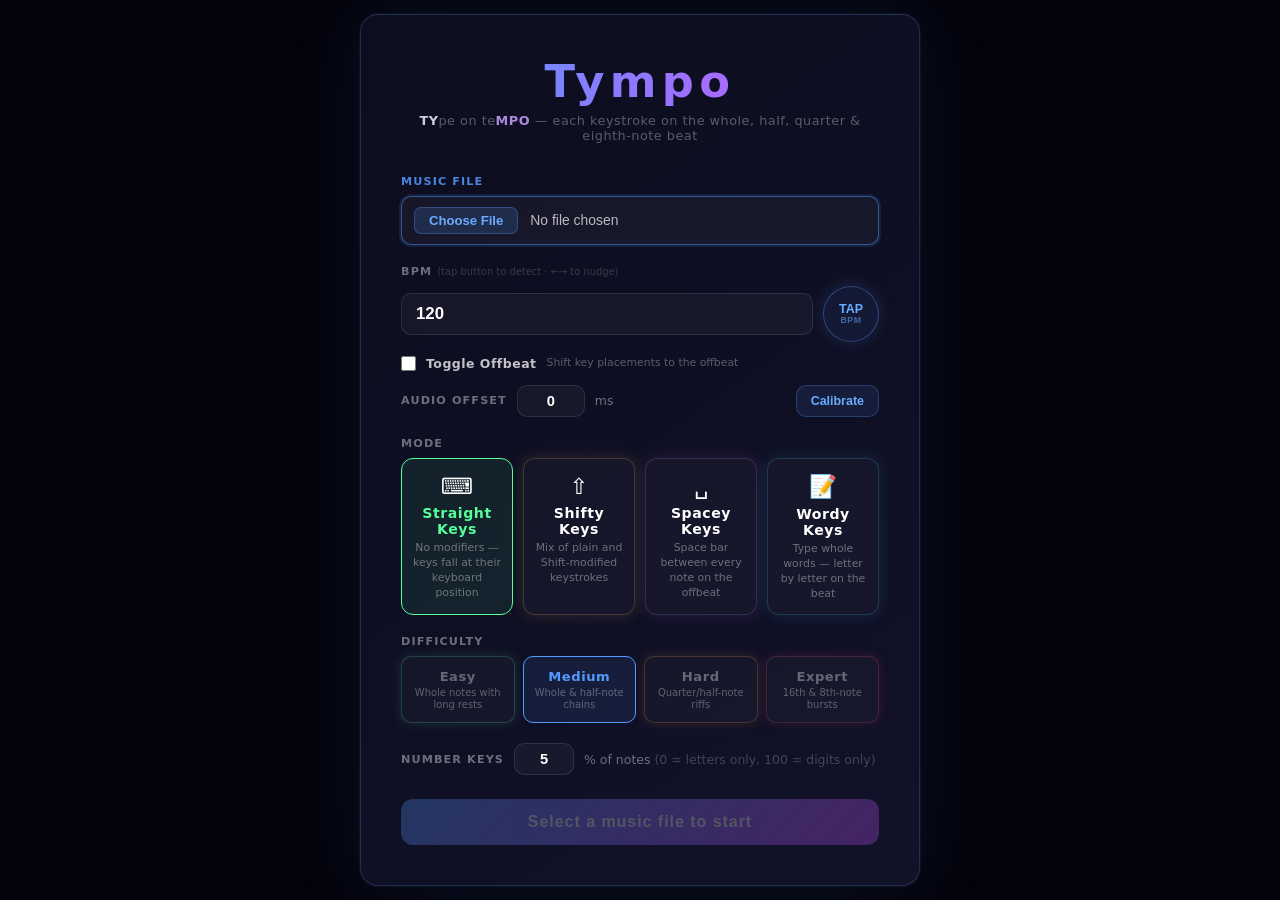
<file: hot-keys/keyhero.html>
<!DOCTYPE html>
<html lang="en">
<head>
  <meta charset="UTF-8">
  <meta name="viewport" content="width=device-width, initial-scale=1.0">
  <title>Tympo</title>
  <style>
    * { margin: 0; padding: 0; box-sizing: border-box; }

    body {
      background: #03030c;
      color: #fff;
      font-family: 'Segoe UI', system-ui, -apple-system, sans-serif;
      min-height: 100vh;
      display: flex;
      align-items: center;
      justify-content: center;
      overflow: hidden;
    }

    /* ── SETUP ─────────────────────────────────────────── */
    #setupScreen {
      width: 560px;
      background: linear-gradient(145deg, #0d0d1f, #111128);
      border: 1px solid rgba(85,153,255,0.22);
      border-radius: 18px;
      padding: 40px;
      box-shadow: 0 0 80px rgba(85,153,255,0.1), 0 0 0 1px rgba(255,255,255,0.04);
    }

    #setupScreen h1 {
      text-align: center;
      font-size: 2.8rem;
      font-weight: 900;
      letter-spacing: 0.12em;
      margin-bottom: 5px;
      background: linear-gradient(90deg, #5599ff, #cc55ff);
      -webkit-background-clip: text;
      -webkit-text-fill-color: transparent;
      background-clip: text;
    }

    .subtitle {
      text-align: center;
      font-size: 0.8rem;
      color: rgba(255,255,255,0.32);
      margin-bottom: 32px;
      letter-spacing: 0.04em;
    }
    .brand-ty  { color: rgba(255,255,255,0.8); font-weight: 800; }
    .brand-mpo { color: rgba(200,160,255,0.85); font-weight: 800; }

    .form-group { margin-bottom: 20px; }

    .form-label {
      display: block;
      font-size: 0.7rem;
      font-weight: 700;
      letter-spacing: 0.1em;
      text-transform: uppercase;
      color: rgba(255,255,255,0.4);
      margin-bottom: 8px;
    }

    input[type="file"] {
      width: 100%;
      padding: 10px 12px;
      background: rgba(255,255,255,0.04);
      border: 1px solid rgba(255,255,255,0.1);
      border-radius: 10px;
      color: rgba(255,255,255,0.7);
      cursor: pointer;
      font-size: 0.87rem;
    }
    input[type="file"]::file-selector-button {
      background: rgba(85,153,255,0.16);
      border: 1px solid rgba(85,153,255,0.32);
      color: #6aabff;
      padding: 5px 14px;
      border-radius: 7px;
      cursor: pointer;
      margin-right: 12px;
      font-size: 0.82rem;
      font-weight: 600;
    }

    .bpm-row { display: flex; gap: 10px; }

    input[type="number"] {
      flex: 1;
      padding: 10px 14px;
      background: rgba(255,255,255,0.04);
      border: 1px solid rgba(255,255,255,0.1);
      border-radius: 10px;
      color: #fff;
      font-size: 1.05rem;
      font-weight: 600;
      outline: none;
      -moz-appearance: textfield;
    }
    input[type="number"]::-webkit-inner-spin-button { -webkit-appearance: none; }
    input[type="number"]:focus { border-color: rgba(85,153,255,0.45); box-shadow: 0 0 0 3px rgba(85,153,255,0.1); }

    .tap-btn {
      padding: 10px 18px;
      background: rgba(85,153,255,0.1);
      border: 1px solid rgba(85,153,255,0.28);
      border-radius: 10px;
      color: #6aabff;
      cursor: pointer;
      font-size: 0.82rem;
      font-weight: 600;
      white-space: nowrap;
      user-select: none;
      transition: background 0.1s;
    }
    .tap-btn:active { background: rgba(85,153,255,0.28); }

    /* Tap BPM — circular, echoes the in-game beat indicator */
    #tapBpmBtn {
      width: 56px;
      height: 56px;
      flex: none;
      padding: 0;
      border-radius: 50%;
      display: inline-flex;
      flex-direction: column;
      align-items: center;
      justify-content: center;
      gap: 1px;
      font-size: 0.72rem;
      background: rgba(85,153,255,0.08);
      border: 1.5px solid rgba(85,153,255,0.35);
      box-shadow: 0 0 14px 3px rgba(85,153,255,0.12);
      transition: background 0.1s, box-shadow 0.1s;
    }
    #tapBpmBtn:active {
      background: rgba(85,153,255,0.28);
      box-shadow: 0 0 22px 6px rgba(85,153,255,0.28);
    }
    #tapBpmBtn .tap-label  { font-size: 0.78rem; font-weight: 800; line-height: 1; }
    #tapBpmBtn .tap-sub    { font-size: 0.55rem; font-weight: 600; opacity: 0.55; line-height: 1; letter-spacing: 0.06em; }

    /* Mode cards */
    .mode-grid {
      display: grid;
      grid-template-columns: repeat(4, 1fr);
      gap: 10px;
    }

    .mode-card {
      padding: 14px 10px 12px;
      background: rgba(255,255,255,0.03);
      border: 1px solid rgba(255,255,255,0.09);
      border-radius: 12px;
      cursor: pointer;
      text-align: center;
      user-select: none;
      transition: all 0.15s;
    }
    .mode-card:hover { background: rgba(255,255,255,0.07); }
    .mode-card .mc-icon { font-size: 1.4rem; margin-bottom: 6px; }
    .mode-card .mc-name { font-size: 0.88rem; font-weight: 800; letter-spacing: 0.04em; margin-bottom: 3px; }
    .mode-card .mc-desc { font-size: 0.68rem; color: rgba(255,255,255,0.38); line-height: 1.4; }

    .mode-card[data-mode="straight"].active { border-color: #55ff99; background: rgba(85,255,153,0.08); }
    .mode-card[data-mode="straight"].active .mc-name { color: #55ff99; }
    .mode-card[data-mode="shifty"].active  { border-color: #ffdd55; background: rgba(255,221,85,0.08); }
    .mode-card[data-mode="shifty"].active  .mc-name { color: #ffdd55; }
    .mode-card[data-mode="spacey"].active  { border-color: #cc88ff; background: rgba(204,136,255,0.08); }
    .mode-card[data-mode="spacey"].active  .mc-name { color: #cc88ff; }

    .mode-card[data-mode="wordy"].active  { border-color: #44ddff; background: rgba(68,221,255,0.08); }
    .mode-card[data-mode="wordy"].active  .mc-name { color: #44ddff; }

    /* Ambient glow on unselected mode cards */
    .mode-card[data-mode="shifty"]:not(.active) { border-color: rgba(255,221,85,0.18); box-shadow: 0 0 14px 3px rgba(255,221,85,0.09); }
    .mode-card[data-mode="spacey"]:not(.active) { border-color: rgba(204,136,255,0.18); box-shadow: 0 0 14px 3px rgba(204,136,255,0.09); }
    .mode-card[data-mode="wordy"]:not(.active)  { border-color: rgba(68,221,255,0.18);  box-shadow: 0 0 14px 3px rgba(68,221,255,0.09);  }

    /* Ambient glow on unselected difficulty buttons */
    .diff-btn[data-diff="easy"]:not(.active)   { border-color: rgba(85,255,153,0.2);  box-shadow: 0 0 10px 2px rgba(85,255,153,0.1);  }
    .diff-btn[data-diff="medium"]:not(.active) { border-color: rgba(85,153,255,0.2);  box-shadow: 0 0 10px 2px rgba(85,153,255,0.1);  }
    .diff-btn[data-diff="hard"]:not(.active)   { border-color: rgba(255,170,68,0.2);  box-shadow: 0 0 10px 2px rgba(255,170,68,0.1);  }
    .diff-btn[data-diff="expert"]:not(.active) { border-color: rgba(255,85,119,0.2);  box-shadow: 0 0 10px 2px rgba(255,85,119,0.1);  }

    /* Difficulty selector */
    .diff-grid {
      display: grid;
      grid-template-columns: repeat(4, 1fr);
      gap: 8px;
    }

    .diff-btn {
      padding: 12px 6px 10px;
      background: rgba(255,255,255,0.03);
      border: 1px solid rgba(255,255,255,0.09);
      border-radius: 10px;
      color: rgba(255,255,255,0.35);
      cursor: pointer;
      text-align: center;
      user-select: none;
      transition: all 0.12s;
    }
    .diff-btn:hover { background: rgba(255,255,255,0.07); color: rgba(255,255,255,0.75); }
    .diff-btn .diff-name { font-size: 0.82rem; font-weight: 800; letter-spacing: 0.04em; }
    .diff-btn .diff-desc { font-size: 0.62rem; color: rgba(255,255,255,0.32); margin-top: 3px; line-height: 1.3; }
    .diff-btn.active .diff-name { color: var(--diff-color, #fff); }
    .diff-btn.active { border-color: var(--diff-color, #fff); background: color-mix(in srgb, var(--diff-color, #fff) 10%, transparent); }
    .diff-btn.kb-focus { box-shadow: 0 0 0 2px var(--diff-color, rgba(255,255,255,0.5)); }

    #startBtn {
      width: 100%;
      padding: 14px;
      background: linear-gradient(135deg, #5599ff, #cc55ff);
      border: none;
      border-radius: 12px;
      color: #fff;
      font-size: 1rem;
      font-weight: 800;
      letter-spacing: 0.06em;
      cursor: pointer;
      margin-top: 4px;
      transition: opacity 0.15s, transform 0.1s;
      box-shadow: 0 4px 22px rgba(85,153,255,0.28);
    }
    #startBtn:hover:not(:disabled) { opacity: 0.9; transform: translateY(-2px); }
    #startBtn:disabled { opacity: 0.28; cursor: not-allowed; box-shadow: none; }

    /* ── Keyboard focus indicators ──────────────────────────── */
    .mode-card.kb-focus  { box-shadow: 0 0 0 2px rgba(255,255,255,0.65); }
    #startBtn.kb-focus   { box-shadow: 0 4px 22px rgba(85,153,255,0.28), 0 0 0 2px rgba(255,255,255,0.7) !important; }
    .pbtn.kb-focus       { box-shadow: 0 0 0 2px rgba(255,255,255,0.75) !important; }
    .res-btns button.kb-focus { box-shadow: 0 0 0 2px rgba(255,255,255,0.65) !important; }
    .form-group.kb-focus > .form-label,
    .form-group.kb-focus > div > .form-label { color: rgba(85,153,255,0.85); }
    .form-group.kb-focus input[type="number"],
    .form-group.kb-focus input[type="file"]  {
      border-color: rgba(85,153,255,0.5);
      box-shadow: 0 0 0 2px rgba(85,153,255,0.12);
    }
    .form-group.kb-focus label > span:first-of-type { color: rgba(85,153,255,0.85) !important; }

    /* ── GAME ──────────────────────────────────────────── */
    #gameScreen {
      position: fixed;
      inset: 0;
      display: none;
      background: #03030c;
      overflow: hidden;
    }
    #gameCanvas {
      display: block;
      position: absolute;
      image-rendering: pixelated; /* fallback — overridden by proper DPR scaling */
    }

    #pauseOverlay {
      position: absolute;
      inset: 0;
      background: rgba(7,7,15,0.88);
      display: none;
      flex-direction: column;
      align-items: center;
      justify-content: center;
      gap: 18px;
      backdrop-filter: blur(4px);
    }
    #pauseOverlay h2 { font-size: 3.5rem; font-weight: 900; letter-spacing: 0.2em; text-shadow: 0 0 40px rgba(255,255,255,0.3); }
    .pause-hint { font-size: 0.8rem; color: rgba(255,255,255,0.28); margin-top: -8px; }
    .pbtn { padding: 13px 36px; border-radius: 12px; cursor: pointer; font-size: 0.95rem; font-weight: 700; transition: opacity 0.15s; }
    .pbtn:hover { opacity: 0.85; }
    #resumeBtn { background: linear-gradient(135deg, #5599ff, #cc55ff); border: none; color: #fff; }
    #quitBtn   { background: transparent; border: 1px solid rgba(255,255,255,0.22); color: rgba(255,255,255,0.6); }

    /* ── RESULTS ───────────────────────────────────────── */
    @keyframes resCardIn {
      from { opacity: 0; transform: translateY(36px) scale(0.97); }
      to   { opacity: 1; transform: translateY(0)    scale(1); }
    }
    @keyframes gradePop {
      0%   { transform: scale(0.4); opacity: 0; }
      60%  { transform: scale(1.15); opacity: 1; }
      100% { transform: scale(1); }
    }
    @keyframes scoreCount {
      from { opacity: 0; transform: translateY(8px); }
      to   { opacity: 1; transform: translateY(0); }
    }

    #resultsScreen {
      display: none;
      position: fixed;
      inset: 0;
      background: rgba(4,4,14,0.92);
      backdrop-filter: blur(6px);
      z-index: 50;
      align-items: center;
      justify-content: center;
      overflow-y: auto;
    }
    #resultsScreen.visible { display: flex; }

    #resCard {
      width: 540px;
      max-width: calc(100vw - 32px);
      text-align: center;
      background: linear-gradient(155deg, #0e0e22, #121230);
      border-radius: 22px;
      padding: 44px 40px 38px;
      box-shadow: 0 0 0 1px rgba(255,255,255,0.06), 0 0 80px rgba(85,153,255,0.14), 0 24px 64px rgba(0,0,0,0.6);
      animation: resCardIn 0.45s cubic-bezier(0.22,1,0.36,1) both;
      margin: 16px;
    }

    #resNew    { font-size: 0.68rem; font-weight: 800; letter-spacing: 0.18em; text-transform: uppercase;
                 color: #ffdd55; margin-bottom: 10px; opacity: 0;
                 transition: opacity 0.4s 0.6s; }
    #resNew.show { opacity: 1; }
    #resSongName { font-size: 1rem; font-weight: 700; color: rgba(255,255,255,0.55); margin-bottom: 3px; }
    #resMeta     { font-size: 0.72rem; color: rgba(255,255,255,0.22); margin-bottom: 20px; letter-spacing: 0.08em; text-transform: uppercase; }

    #resGrade    {
      font-size: 8rem; font-weight: 900; line-height: 1; margin-bottom: 6px;
      filter: drop-shadow(0 0 40px currentColor);
      animation: gradePop 0.5s cubic-bezier(0.22,1,0.36,1) 0.15s both;
    }
    #resScore    { font-size: 2.6rem; font-weight: 800; color: #fff; margin-bottom: 22px;
                   animation: scoreCount 0.35s ease 0.4s both; }

    /* Hit-quality bar */
    .hit-bar-wrap { margin-bottom: 22px; }
    .hit-bar {
      height: 8px; border-radius: 6px; overflow: hidden;
      background: rgba(255,255,255,0.06);
      display: flex; gap: 2px;
    }
    .hit-bar-seg { height: 100%; border-radius: 3px; transition: width 0.6s 0.5s cubic-bezier(0.22,1,0.36,1); }
    .hit-bar-labels { display: flex; justify-content: space-between; margin-top: 6px; }
    .hit-bar-lbl { font-size: 0.6rem; font-weight: 700; letter-spacing: 0.06em; opacity: 0.65; }

    .stats-grid { display: grid; grid-template-columns: repeat(4, 1fr); gap: 8px; margin-bottom: 22px; text-align: left; }
    .stat-box  { background: rgba(255,255,255,0.04); border: 1px solid rgba(255,255,255,0.07); border-radius: 10px; padding: 11px 12px; }
    .stat-label{ font-size: 0.6rem; font-weight: 700; letter-spacing: 0.1em; text-transform: uppercase; color: rgba(255,255,255,0.28); margin-bottom: 4px; }
    .stat-val  { font-size: 1.25rem; font-weight: 800; }

    .res-divider { border: none; border-top: 1px solid rgba(255,255,255,0.07); margin: 0 0 18px; }

    .res-btns { display: flex; gap: 10px; }
    .res-btns button { flex:1; padding:13px; border-radius:10px; cursor:pointer; font-size:0.9rem; font-weight:700; transition: opacity 0.15s, box-shadow 0.15s; border: none; }
    .res-btns button:hover { opacity: 0.86; }
    #playAgainBtn { background: linear-gradient(135deg, #5599ff, #cc55ff); color: #fff; }
    #menuBtn      { background: rgba(255,255,255,0.07); border: 1px solid rgba(255,255,255,0.14) !important; color: rgba(255,255,255,0.6); }
    .res-hint { font-size: 0.68rem; color: rgba(255,255,255,0.2); margin-top: 12px; letter-spacing: 0.04em; }

    /* ── CALIBRATION MODAL ─────────────────────────────── */
    #calOverlay {
      display: none;
      position: fixed;
      inset: 0;
      background: rgba(0,0,8,0.93);
      z-index: 200;
      flex-direction: column;
      align-items: center;
      justify-content: center;
      gap: 28px;
    }
    #calOverlay h2 {
      font-size: 1.55rem;
      font-weight: 900;
      letter-spacing: 0.08em;
      background: linear-gradient(90deg, #5599ff, #cc55ff);
      -webkit-background-clip: text;
      -webkit-text-fill-color: transparent;
      background-clip: text;
    }
    #calOverlay p {
      color: rgba(255,255,255,0.52);
      font-size: 0.88rem;
      text-align: center;
      max-width: 380px;
      line-height: 1.55;
    }
    #calPulse {
      width: 110px;
      height: 110px;
      border-radius: 50%;
      background: #5599ff;
      opacity: 0.15;
      box-shadow: 0 0 0 0 rgba(85,153,255,0);
      transition: transform 0.4s ease-out, opacity 0.4s ease-out, box-shadow 0.4s ease-out;
    }
    #calPulse.beat {
      transition: none;
    }
    #calProgress {
      font-size: 0.88rem;
      color: rgba(255,255,255,0.45);
      letter-spacing: 0.05em;
      min-height: 1.3em;
      text-align: center;
    }
    #calResult {
      font-size: 1.05rem;
      font-weight: 700;
      color: #55ff99;
      min-height: 1.4em;
      text-align: center;
    }
    #calCancelBtn {
      padding: 9px 28px;
      background: transparent;
      border: 1px solid rgba(255,255,255,0.18);
      border-radius: 10px;
      color: rgba(255,255,255,0.45);
      cursor: pointer;
      font-size: 0.82rem;
      font-weight: 600;
    }
    #calCancelBtn:hover { background: rgba(255,255,255,0.07); }
  </style>
</head>
<body>

<!-- ════════ CALIBRATION MODAL ════════ -->
<div id="calOverlay">
  <h2>Audio Calibration</h2>
  <p>Press <strong style="color:#fff">any key</strong> in time with the beat.<br>
     Tap along for several beats — the more consistent, the better.</p>
  <div id="calPulse"></div>
  <div id="calProgress">Starting…</div>
  <div id="calResult"></div>
  <button id="calCancelBtn">Cancel</button>
</div>

<!-- ════════ SETUP ════════ -->
<div id="setupScreen">
  <h1>Tympo</h1>
  <p class="subtitle"><span class="brand-ty">TY</span>pe on te<span class="brand-mpo">MPO</span> — each keystroke on the whole, half, quarter &amp; eighth-note beat</p>

  <div class="form-group" id="fgMusic">
    <label class="form-label">Music File</label>
    <input type="file" id="musicFile" accept="audio/*">
  </div>

  <div class="form-group" id="fgBpm">
    <label class="form-label">BPM <span style="color:rgba(255,255,255,0.18);font-size:0.62rem;text-transform:none;letter-spacing:0;font-weight:400">(tap button to detect · ←→ to nudge)</span></label>
    <div class="bpm-row" style="align-items:center">
      <input type="number" id="bpmInput" value="120" min="40" max="300" step="1">
      <button class="tap-btn" id="tapBpmBtn"><span class="tap-label">TAP</span><span class="tap-sub">BPM</span></button>
    </div>
  </div>

  <div class="form-group" id="fgOffbeat" style="margin-top:-6px">
    <label style="display:flex;align-items:center;gap:10px;cursor:pointer;user-select:none">
      <input type="checkbox" id="offbeatToggle" style="width:15px;height:15px;accent-color:#5599ff;cursor:pointer">
      <span style="color:rgba(255,255,255,0.75);font-size:0.78rem;font-weight:600;letter-spacing:0.04em">Toggle Offbeat</span>
      <span style="color:rgba(255,255,255,0.32);font-size:0.68rem;font-weight:400;line-height:1.3">Shift key placements to the offbeat</span>
    </label>
  </div>

  <div class="form-group" id="fgOffset" style="margin-top:-6px">
    <div style="display:flex;align-items:center;gap:10px">
      <span class="form-label" style="margin:0;white-space:nowrap">Audio Offset</span>
      <input type="number" id="audioOffsetInput" value="0" min="-150" max="150" step="5"
        style="width:68px;text-align:center;font-size:0.92rem;padding:7px 8px;flex:none">
      <span style="color:rgba(255,255,255,0.4);font-size:0.78rem;font-weight:500">ms</span>
      <button class="tap-btn" id="calOpenBtn" style="margin-left:auto;white-space:nowrap;font-size:0.78rem;padding:8px 14px">Calibrate</button>
    </div>
  </div>

  <div class="form-group">
    <label class="form-label">Mode</label>
    <div class="mode-grid">
      <div class="mode-card active" data-mode="straight">
        <div class="mc-icon">⌨️</div>
        <div class="mc-name">Straight Keys</div>
        <div class="mc-desc">No modifiers — keys fall at their keyboard position</div>
      </div>
      <div class="mode-card" data-mode="shifty">
        <div class="mc-icon">⇧</div>
        <div class="mc-name">Shifty Keys</div>
        <div class="mc-desc">Mix of plain and Shift-modified keystrokes</div>
      </div>
      <div class="mode-card" data-mode="spacey">
        <div class="mc-icon">␣</div>
        <div class="mc-name">Spacey Keys</div>
        <div class="mc-desc">Space bar between every note on the offbeat</div>
      </div>
      <div class="mode-card" data-mode="wordy">
        <div class="mc-icon">📝</div>
        <div class="mc-name">Wordy Keys</div>
        <div class="mc-desc">Type whole words — letter by letter on the beat</div>
      </div>
    </div>
  </div>

  <div class="form-group" id="fgDifficulty">
    <label class="form-label">Difficulty</label>
    <div class="diff-grid" id="diffGrid"></div>
  </div>

  <div class="form-group" id="fgNumPct">
    <div style="display:flex;align-items:center;gap:10px">
      <span class="form-label" style="margin:0;white-space:nowrap">Number Keys</span>
      <input type="number" id="numPctInput" value="5" min="0" max="100" step="1"
        style="width:60px;text-align:center;font-size:0.92rem;padding:7px 8px;flex:none">
      <span style="color:rgba(255,255,255,0.4);font-size:0.78rem;font-weight:500">% of notes <span style="color:rgba(255,255,255,0.22)">(0 = letters only, 100 = digits only)</span></span>
    </div>
  </div>

  <button id="startBtn" disabled>Select a music file to start</button>
</div>

<!-- ════════ GAME ════════ -->
<div id="gameScreen">
  <canvas id="gameCanvas" width="900" height="800"></canvas>
  <div id="pauseOverlay">
    <h2>PAUSED</h2>
    <p class="pause-hint">Esc to resume</p>
    <button class="pbtn" id="resumeBtn">Resume</button>
    <button class="pbtn" id="quitBtn">Quit to Menu</button>
  </div>
</div>

<!-- ════════ RESULTS ════════ -->
<div id="resultsScreen">
  <div id="resCard">
    <div id="resNew">★ NEW HIGH SCORE ★</div>
    <div id="resSongName">Song Complete</div>
    <div id="resMeta">—</div>
    <div id="resGrade">A</div>
    <div id="resScore">0</div>
    <div class="hit-bar-wrap">
      <div class="hit-bar">
        <div class="hit-bar-seg" id="hbPerfect" style="background:#ffdd55;width:0%"></div>
        <div class="hit-bar-seg" id="hbGood"    style="background:#55ff99;width:0%"></div>
        <div class="hit-bar-seg" id="hbOk"      style="background:#88aaff;width:0%"></div>
        <div class="hit-bar-seg" id="hbMiss"    style="background:#ff5577;width:0%"></div>
      </div>
      <div class="hit-bar-labels">
        <span class="hit-bar-lbl" style="color:#ffdd55">Perfects</span>
        <span class="hit-bar-lbl" style="color:#55ff99">Goods</span>
        <span class="hit-bar-lbl" style="color:#88aaff">OKs</span>
        <span class="hit-bar-lbl" style="color:#ff5577">Misses</span>
      </div>
    </div>
    <div class="stats-grid">
      <div class="stat-box"><div class="stat-label">Perfects</div><div class="stat-val" id="sPerfects" style="color:#ffdd55">0</div></div>
      <div class="stat-box"><div class="stat-label">Goods</div><div class="stat-val" id="sGoods" style="color:#55ff99">0</div></div>
      <div class="stat-box"><div class="stat-label">OKs</div><div class="stat-val" id="sOks" style="color:#88aaff">0</div></div>
      <div class="stat-box"><div class="stat-label">Misses</div><div class="stat-val" id="sMisses" style="color:#ff5577">0</div></div>
      <div class="stat-box"><div class="stat-label">Max Combo</div><div class="stat-val" id="sMaxCombo">0</div></div>
      <div class="stat-box"><div class="stat-label">Accuracy</div><div class="stat-val" id="sAccuracy">0%</div></div>
      <div class="stat-box"><div class="stat-label">Perfect %</div><div class="stat-val" id="sPerfectPct" style="color:#ffdd55">0%</div></div>
      <div class="stat-box"><div class="stat-label">Num Keys</div><div class="stat-val" id="sNumPct" style="color:rgba(255,255,255,0.5)">0%</div></div>
    </div>
    <hr class="res-divider">
    <div class="res-btns">
      <button id="playAgainBtn">Play Again</button>
      <button id="menuBtn">Main Menu</button>
    </div>
    <div class="res-hint">← → to select &nbsp;·&nbsp; Enter to confirm</div>
  </div>
</div>

<script>
'use strict';

// ═══════════════════════════════════════════════════════════
//  CONSTANTS
// ═══════════════════════════════════════════════════════════

const CW = 900, CH = 800;

// ── Tympo (multi-lane) highway geometry ──────────────────
const HWY_TOP    = 70;
const HIT_ZONE_Y = 480;
const HWY_H      = HIT_ZONE_Y - HWY_TOP;
const TOP_W      = 220;
const BOT_W      = 600;
const TRAVEL_MS  = 2400;
const LANE_COUNT = 4;

// ── Straight / Shifty lane geometry (perspective, GH-style) ─
const FL_TOP    = 70;    // matches HWY_TOP for visual consistency
const FL_HIT_Y  = 560;
const FL_H      = FL_HIT_Y - FL_TOP;
const FL_TOP_W  = 120;   // highway width at vanishing point (narrow)
const FL_BOT_W  = 420;   // highway width at hit zone

// ── Lane colors (Tympo) ────────────────────────────────
const LANES = [
  { name: 'No Mod', short: 'None',  color: '#5599ff' },
  { name: 'Shift',  short: 'Shift', color: '#55ff99' },
  { name: 'Ctrl',   short: 'Ctrl',  color: '#ffaa44' },
  { name: 'Alt',    short: 'Alt',   color: '#cc55ff' },
];

// ── Keyboard key positions (normalized 0-1 across lane width)
// Based on standard QWERTY stagger, total span = 10.5 key units
const KEY_POS = {
  '1':0.048,'2':0.143,'3':0.238,'4':0.333,'5':0.429,'6':0.524,'7':0.619,'8':0.714,'9':0.810,'0':0.905,
  'q':0.095,'w':0.190,'e':0.286,'r':0.381,'t':0.476,'y':0.571,'u':0.667,'i':0.762,'o':0.857,'p':0.952,
  'a':0.119,'s':0.214,'d':0.310,'f':0.405,'g':0.500,'h':0.595,'j':0.690,'k':0.786,'l':0.881,
  'z':0.167,'x':0.262,'c':0.357,'v':0.452,'b':0.548,'n':0.643,'m':0.738,
};


// ── Keyboard visualization layout ─────────────────────────
// Standard QWERTY rows with authentic stagger (in key-width units)
const KB_ROWS = [
  { chars: ['1','2','3','4','5','6','7','8','9','0'], stagger: 0    },
  { chars: ['q','w','e','r','t','y','u','i','o','p'], stagger: 0.5  },
  { chars: ['a','s','d','f','g','h','j','k','l'],     stagger: 0.75 },
  { chars: ['z','x','c','v','b','n','m'],              stagger: 1.25 },
];
const KB_KEY_W  = 26;
const KB_KEY_H  = 18;
const KB_GAP_X  = 3;
const KB_GAP_Y  = 3;
const KB_STEP_X = KB_KEY_W + KB_GAP_X;   // 29
const KB_STEP_Y = KB_KEY_H + KB_GAP_Y;   // 21
// Left-pinned: sits in the left margin beside the highway
const KB_LEFT   = 12;

// ── Wordy Keys dictionary ─────────────────────────────────
// Words are curated per difficulty — shorter+common → longer+rare
const WORDY_DICT = {
  easy: [
    'cat','dog','sun','run','big','red','sky','map','key','hat',
    'cup','fan','car','win','joy','old','new','far','top','way',
    'sit','see','get','put','ask','let','try','eat','fly','buy',
    'say','use','bed','cut','end','fit','fix','got','ice','led',
    'lot','mad','mud','net','odd','off','one','out','own','pop',
    'raw','sad','saw','sea','set','sir','six','ten','tie','tin',
    'van','war','wet','wow','yet','ago','aim','ant','bay','cob',
    'den','dew','dim','dot','dry','egg','elm','fig','fog','gem',
    'gut','hay','hen','hug','hum','hut','ink','ivy','jam','kit',
    'lap','leg','lid','lip','log','mug','nod','oak','oat','pod',
  ],
  medium: [
    'about','above','after','again','alone','basic','black','brave',
    'break','bring','catch','chair','chase','check','chess','child',
    'clean','clear','climb','clock','close','cloud','color','count',
    'cover','dance','depth','drink','drive','eagle','early','earth',
    'eight','empty','every','extra','false','fancy','field','fight',
    'final','first','fixed','flame','flash','float','floor','focus',
    'force','found','fresh','front','funny','ghost','glass','grace',
    'grand','great','green','greet','grind','guide','happy','harsh',
    'heart','heavy','hello','honor','human','image','index','inner',
    'judge','juice','known','large','laser','later','laugh','layer',
    'learn','leave','level','light','limit','local','logic','lower',
    'lucky','magic','major','march','match','media','might','model',
    'money','month','motor','mount','music','night','noble','north',
    'ocean','offer','order','outer','paint','paper','party','patch',
    'pause','peace','phase','photo','pilot','pixel','place','plain',
    'plane','plant','plate','point','power','price','pride','prime',
    'print','prize','proof','proud','pulse','punch','queen','quick',
    'quiet','quote','raise','range','rapid','realm','remix','right',
    'risky','rival','robot','round','royal','scale','scene','score',
    'scout','sense','serve','seven','shade','shake','shape','share',
    'sharp','shift','shine','shore','short','sight','skill','sleep',
    'slice','slide','slope','small','smart','smile','smoke','solar',
    'solid','sorry','south','space','spark','speed','spend','sport',
    'stack','stage','stark','start','state','steam','steel','stick',
    'still','stock','stone','store','storm','story','style','sugar',
    'super','surge','sweet','swift','sword','table','taste','teach',
    'think','tiger','tired','title','today','total','touch','tower',
    'track','trail','train','trick','trust','truth','under','union',
    'until','upper','upset','valid','value','verse','video','voice',
    'whole','world','worth','would','youth','zebra','zippy','zonal',
  ],
  hard: [
    'absent','accent','accord','active','actual','adjust','admire',
    'advice','aerial','affect','affirm','afford','agenda','allied',
    'allure','ancient','answer','anthem','antique','argued','around',
    'arrest','arrive','aspect','assign','assist','astral','atomic',
    'autumn','beacon','because','became','become','believe','beneath',
    'benefit','beyond','binary','borrow','bridge','bright','broken',
    'bronze','brutal','budget','causal','chance','channel','choose',
    'chrome','cipher','circle','circus','clarify','classic','clever',
    'client','closure','coerce','column','combat','command','commit',
    'compare','comply','conceal','concept','concern','connect','convey',
    'correct','cosmos','covert','crafty','create','critic','crucial',
    'culture','custom','damage','danger','decade','defeat','defend',
    'define','deliver','demand','design','detail','devote','differ',
    'direct','divide','domain','dynamic','effect','effort','embark',
    'emerge','encode','endure','energy','engage','ensure','entire',
    'escape','excite','expand','expert','extend','extreme','fabric',
    'factor','famous','figure','filter','finish','formal','format',
    'foster','galaxy','gather','garner','gentle','gravel','harbor',
    'hardly','hazard','health','hidden','higher','humane','impact',
    'import','income','indeed','induce','inform','inject','insist',
    'invest','ironic','island','jungle','keeper','knight','launch',
    'leader','lesson','liquid','listen','lively','manage','manner',
    'market','master','matter','measure','medium','mental','mentor',
    'method','mirror','mobile','modest','module','monkey','morale',
    'narrow','nature','object','obtain','oppose','outlet','palace',
    'parent','percent','person','pillar','planet','ponder','portal',
    'posture','prefer','pretty','prevent','process','profit','project',
    'protect','provide','public','purple','pursue','random','reason',
    'recent','reduce','reform','regard','relate','remind','remote',
    'remove','repair','repeat','replace','report','rescue','result',
    'retain','reveal','review','revive','rhythm','rotate','sample',
    'second','secret','sector','secure','select','sensor','server',
    'settle','signal','silver','simple','single','skills','social',
    'source','spring','stable','strict','string','strong','studio',
    'submit','sunset','supply','switch','system','target','tender',
    'throne','timber','toggle','toward','travel','triple','trophy',
    'tunnel','twelve','twenty','unique','unlock','update','urgent',
    'useful','valley','vector','vendor','verbal','verify','vessel',
    'viable','victim','virtue','visual','volume','wander','wealth',
    'weapon','weekly','weight','winter','wisdom','wonder','yearly',
  ],
  expert: [
    'abnormal','absolute','abundant','academic','accepted','accurate',
    'adjacent','advanced','affinity','allegory','alliance','allocate',
    'ambition','analysis','annotate','apparent','archival','ascending',
    'asymmetric','attentive','attribute','authentic','backdrop','balanced',
    'benchmark','bilateral','broadcast','calculate','calibrate','capacity',
    'cardinal','celestial','challenge','character','chronicle','classify',
    'coherence','cohesion','collapse','colonize','combined','competent',
    'composed','concentric','conclude','confident','conflict','consensus',
    'construct','contained','continue','contrast','converge','convince',
    'correlate','criterion','currency','cylinder','database','dedicated',
    'deployed','detailed','dimension','dominant','duplicate','efficient',
    'elevation','eliminate','emphasis','empirical','endurance','energize',
    'enumerate','equation','establish','evaluate','evidence','exception',
    'extensive','external','facility','formalize','framework','frequent',
    'generate','geometric','guidance','heritage','hierarchy','holistic',
    'honeycomb','identify','ignorance','implement','implicit','incident',
    'inclusive','indicator','inherent','innovate','insignia','instance',
    'integral','internal','ironclad','isolated','junction','language',
    'latitude','legendary','leverage','location','logarithm','luminance',
    'magnitude','mainframe','manifest','maritime','maximize','mechanism',
    'memorial','momentum','monolith','monotonic','multiform','negative',
    'negligent','objective','observant','occasion','organize','original',
    'overflow','overhaul','paradox','parallel','parameter','permeable',
    'pervasive','platform','predicate','principal','procedure','profound',
    'prominent','prototype','provision','radiant','rational','redefine',
    'resilient','resonance','resultant','retention','rigorous','seasonal',
    'sensitive','sequence','simplify','simulate','singular','solution',
    'spectrum','stabilize','structure','systematic','technical','terminal',
    'threshold','timeline','tradition','transient','translate','transport',
    'ultimate','uniform','upstream','validity','variable','velocity',
    'vertical','virtuoso','volatile','warehouse','waveform','weathered',
    'wholesome','workforce','zealotry',
  ],
};

// Shuffled word queue for Wordy mode — re-seeded each game
let wordyQueue = [];
let wordyQueueIdx = 0;

function wordyNextWord() {
  if (wordyQueueIdx >= wordyQueue.length) {
    // Reshuffle and continue
    wordyQueue = [...WORDY_DICT[difficulty]].sort(() => Math.random() - 0.5);
    wordyQueueIdx = 0;
  }
  return wordyQueue[wordyQueueIdx++];
}

// ── Ctrl+key combos that interfere with the browser ───────
const CTRL_BLACKLIST = new Set([
  'w','t','n','r','f','h','d','l','k','p','s','o','u','j',
  'q','b','e','g','i','1','2','3','4','5','6','7','8','9',
]);

// ── Difficulty definitions ─────────────────────────────────
// Each difficulty drives chain-based note generation.
// shiftPct: fraction of Shifty-mode notes that require Shift (0–1)
// hitM is uniform across all difficulties.
const DIFFICULTY_DEFS = {
  easy:   { label: 'Easy',   color: '#55ff99', hitM: 1.0, shiftPct: 0.25 },
  medium: { label: 'Medium', color: '#5599ff', hitM: 1.0, shiftPct: 0.35 },
  hard:   { label: 'Hard',   color: '#ffaa44', hitM: 1.0, shiftPct: 0.40 },
  expert: { label: 'Expert', color: '#ff5577', hitM: 1.0, shiftPct: 0.45 },
};
const DIFF_KEYS = ['easy','medium','hard','expert'];

const POWERUPS = {
  ArrowUp:    { type:'double',    label:'×2',          color:'#ffdd55', icon:'↑', duration:10000 },
  ArrowRight: { type:'allP',      label:'P-P-P-P',     color:'#55ffcc', icon:'→', duration:8000  },
  ArrowDown:  { type:'hacker',    label:'HACKER MODE', color:'#55ff99', icon:'↓', duration:5000  },
  ArrowLeft:  { type:'autopilot', label:'AUTOPILOT',   color:'#ff88cc', icon:'←', duration:10000 },
};

// ═══════════════════════════════════════════════════════════
//  GAME STATE
// ═══════════════════════════════════════════════════════════

let gameState = 'SETUP';
let mode       = 'straight'; // 'straight' | 'shifty' | 'spacey'
let streamAnchorMs = 0; // hitTime of the first stream note, used by beat indicator
let difficulty = 'medium';   // 'easy' | 'medium' | 'hard' | 'expert'
let notes        = [];
let score        = 0;
let combo        = 0;
let maxCombo     = 0;
let perfects = 0, goods = 0, oks = 0, misses = 0;
let hitFx        = [];
let particles    = [];
let laneFlash    = [0,0,0,0];
let keyPressMap  = {}; // char → performance.now() of last press
let powerupCharge  = 0;    // 0 or 1 — earned at 4× combo
let activePowerup  = null; // { type, label, color, icon, expiresAt, duration }
let heldMods     = { shift:false, ctrl:false, alt:false };
let offbeat      = false;
let audioOffset  = 0; // ms — positive shifts hit window later (compensates early-audio latency)

// ── Keyboard navigation state ────────────────────────────────
// Sections: 0=music 1=bpm 2=offbeat 3=offset 4=mode 5=difficulty 6=numpct 7=start
let menuSection    = 0;
let menuModeIdx    = 0;
let pauseFocusIdx  = 0;
let resultsFocusIdx= 0;
let numericPct     = 5;  // % of notes that are digits (0–100)
let audioEl      = null;
let songDuration = 0;
let gameAudioCtx   = null;
let gameAnalyser   = null;
let gameFreqData   = null;
let analyserSrcEl  = null; // which audioEl the analyser is connected to
let wmpPeaks       = null; // per-bar peak heights for WMP-style fall-off
let songTitle    = '';
let bpm          = 120;
let countdownVal = 3;
let rafId        = null;

// ═══════════════════════════════════════════════════════════
//  CANVAS
// ═══════════════════════════════════════════════════════════

const canvas = document.getElementById('gameCanvas');
const ctx    = canvas.getContext('2d');

// ═══════════════════════════════════════════════════════════
//  HELPERS
// ═══════════════════════════════════════════════════════════

function clamp(v, lo, hi) { return Math.max(lo, Math.min(hi, v)); }

function hitWindows() {
  const beatMs = 60000 / bpm;
  const m = DIFFICULTY_DEFS[difficulty].hitM;
  return {
    perfect: clamp(beatMs * 0.11 * m, 16, 95),
    good:    clamp(beatMs * 0.22 * m, 32, 160),
    ok:      clamp(beatMs * 0.36 * m, 55, 240),
  };
}

function multiplier() {
  if (combo >= 12) return 4;
  if (combo >= 6)  return 3;
  if (combo >= 3)  return 2;
  return 1;
}

// Perspective bounds for flat-lane modes at a given screen Y
function flatHBounds(y) {
  const t = (y - FL_TOP) / FL_H;
  const w = FL_TOP_W + (FL_BOT_W - FL_TOP_W) * t;
  const sx = (CW - w) / 2;
  return { sx, w };
}

// Screen X for a key character at a given screen Y (perspective-correct)
function flatNoteX(char, y) {
  const { sx, w } = flatHBounds(y);
  return sx + (KEY_POS[char] ?? 0.5) * w;
}

// ═══════════════════════════════════════════════════════════
//  NOTE GENERATION
// ═══════════════════════════════════════════════════════════

function getStreamStepMs() {
  const step16 = (60000 / bpm) / 4;
  switch (difficulty) {
    case 'easy':   return step16 * 16; // whole note
    case 'medium': return step16 * 8;  // half note
    case 'hard':   return step16 * 4;  // quarter note
    case 'expert': return step16 * 2;  // 8th note
    default:       return step16 * 4;
  }
}

function generateNotes() {
  const beatMs        = 60000 / bpm;
  const stepMs        = getStreamStepMs();
  const rawLeadIn     = Math.max(2200, TRAVEL_MS * 1.05);
  const snappedLeadIn = Math.ceil(rawLeadIn / beatMs) * beatMs;
  const offbeatShift  = offbeat ? beatMs / 2 : 0;
  const songEnd       = songDuration - 2000;
  const result        = [];
  let id = 0;

  function pickChar() {
    return Math.random() * 100 < numericPct
      ? '0123456789'[Math.floor(Math.random() * 10)]
      : 'abcdefghijklmnopqrstuvwxyz'[Math.floor(Math.random() * 26)];
  }

  streamAnchorMs = snappedLeadIn + offbeatShift;
  let t = streamAnchorMs;

  if (mode === 'wordy') {
    // Reset word queue at game start
    wordyQueue = [...WORDY_DICT[difficulty]].sort(() => Math.random() - 0.5);
    wordyQueueIdx = 0;

    while (t < songEnd) {
      const word = wordyNextWord();
      result.push({
        id: id++, word, letterIdx: 0,
        char: word[0],          // char = first letter (used for keyboard glow)
        lane: 0, hitTime: t, state: 'active', needsShift: false,
      });
      t += stepMs;
    }
  } else {
    while (t < songEnd) {
      const char       = pickChar();
      const needsShift = mode === 'shifty' && Math.random() < DIFFICULTY_DEFS[difficulty].shiftPct;
      result.push({ id: id++, char, lane: 0, hitTime: t, state: 'active', needsShift });

      if (mode === 'spacey') {
        const spaceTime = t + stepMs / 2;
        if (spaceTime < songEnd)
          result.push({ id: id++, char: ' ', lane: 0, hitTime: spaceTime, state: 'active', needsShift: false });
      }

      t += stepMs;
    }
  }

  result.sort((a, b) => a.hitTime - b.hitTime);
  return result;
}

// ═══════════════════════════════════════════════════════════
//  INPUT
// ═══════════════════════════════════════════════════════════

document.addEventListener('keydown', e => {
  if (cal && !cal.done) return; // calibration modal has priority

  if (e.key === 'Shift')   { heldMods.shift = true; return; }
  if (e.key === 'Control') { heldMods.ctrl  = true; return; }
  if (e.key === 'Alt')     { heldMods.alt   = true; return; }

  if (e.key === 'Escape') {
    // Blur any focused input in setup before resuming normal Escape behaviour
    if (gameState === 'SETUP' && document.activeElement && document.activeElement !== document.body) {
      document.activeElement.blur(); return;
    }
    if (gameState === 'PLAYING' || gameState === 'PAUSED') togglePause();
    return;
  }

  // ── Setup screen navigation ──────────────────────────────
  if (gameState === 'SETUP') {
    const inInput = document.activeElement &&
      (document.activeElement.tagName === 'INPUT' || document.activeElement.tagName === 'TEXTAREA');
    if (!inInput) {
      if (e.key === 'ArrowDown')  { e.preventDefault(); menuSection = Math.min(7, menuSection + 1); updateMenuFocus(); return; }
      if (e.key === 'ArrowUp')    { e.preventDefault(); menuSection = Math.max(0, menuSection - 1); updateMenuFocus(); return; }
      if (e.key === 'ArrowLeft') {
        e.preventDefault();
        if (menuSection === 1) { bpm = Math.max(40, bpm - 1); document.getElementById('bpmInput').value = bpm; }
        if (menuSection === 3) { audioOffset = Math.max(-150, audioOffset - 5); document.getElementById('audioOffsetInput').value = audioOffset; }
        if (menuSection === 4) applyMenuMode((menuModeIdx + MENU_MODES.length - 1) % MENU_MODES.length);
        if (menuSection === 5) applyDifficulty(DIFF_KEYS[(DIFF_KEYS.indexOf(difficulty) + 3) % 4]);
        if (menuSection === 6) { numericPct = Math.max(0, numericPct - 1); document.getElementById('numPctInput').value = numericPct; }
        return;
      }
      if (e.key === 'ArrowRight') {
        e.preventDefault();
        if (menuSection === 1) { bpm = Math.min(300, bpm + 1); document.getElementById('bpmInput').value = bpm; }
        if (menuSection === 3) { audioOffset = Math.min(150, audioOffset + 5); document.getElementById('audioOffsetInput').value = audioOffset; }
        if (menuSection === 4) applyMenuMode((menuModeIdx + 1) % MENU_MODES.length);
        if (menuSection === 5) applyDifficulty(DIFF_KEYS[(DIFF_KEYS.indexOf(difficulty) + 1) % 4]);
        if (menuSection === 6) { numericPct = Math.min(100, numericPct + 1); document.getElementById('numPctInput').value = numericPct; }
        return;
      }
      if (e.key === 'Enter' || e.key === ' ') {
        e.preventDefault();
        if (menuSection === 0) document.getElementById('musicFile').click();
        if (menuSection === 1) { document.getElementById('bpmInput').focus(); document.getElementById('bpmInput').select(); }
        if (menuSection === 2) document.getElementById('offbeatToggle').click();
        if (menuSection === 3) calOpen();
        if (menuSection === 6) { document.getElementById('numPctInput').focus(); document.getElementById('numPctInput').select(); }
        if (menuSection === 7) {
          const btn = document.getElementById('startBtn');
          if (!btn.disabled) { bpm = parseInt(document.getElementById('bpmInput').value) || 120; beginGame(); }
        }
        return;
      }
    }
    return;
  }

  // ── Pause screen navigation ──────────────────────────────
  if (gameState === 'PAUSED') {
    if (e.key === 'ArrowUp' || e.key === 'ArrowDown') { e.preventDefault(); pauseFocusIdx = 1 - pauseFocusIdx; updatePauseFocus(); return; }
    if (e.key === 'Enter' || e.key === ' ') {
      e.preventDefault();
      if (pauseFocusIdx === 0) resumeGame();
      else { stopGame(); showScreen('setup'); }
      return;
    }
    return;
  }

  // ── Results screen navigation ────────────────────────────
  if (gameState === 'RESULTS') {
    if (e.key === 'ArrowLeft' || e.key === 'ArrowRight') { e.preventDefault(); resultsFocusIdx = 1 - resultsFocusIdx; updateResultsFocus(); return; }
    if (e.key === 'Enter' || e.key === ' ') { e.preventDefault(); showScreen('setup'); return; }
    return;
  }

  if (gameState !== 'PLAYING') return;

  // Arrow keys trigger powerups
  if (['ArrowUp','ArrowRight','ArrowDown','ArrowLeft'].includes(e.key)) {
    e.preventDefault();
    if (powerupCharge > 0 && !activePowerup) activatePowerup(e.key);
    return;
  }

  // Hacker Mode: any key hits the nearest note — bypass all other filters
  if (activePowerup?.type === 'hacker' && e.key !== 'Escape') {
    e.preventDefault();
    keyPressMap[e.key] = performance.now();
    processHitFlat(e.key, false); // char is ignored inside processHitFlat when hacker active
    return;
  }

  // Shift+number fires a symbol key (!, @, #…). Map back to the base digit for Shifty mode.
  const SHIFT_SYMBOLS = {'!':'1','@':'2','#':'3','$':'4','%':'5','^':'6','&':'7','*':'8','(':'9',')':'0'};
  const rawKey = e.key.toLowerCase();
  const key = (mode === 'shifty' && e.shiftKey && SHIFT_SYMBOLS[e.key])
    ? SHIFT_SYMBOLS[e.key]
    : rawKey;

  // Space bar consumed only by Spacey mode
  if (e.key === ' ' && mode === 'spacey') {
    e.preventDefault();
    keyPressMap[' '] = performance.now();
    processHitFlat(' ', false);
    return;
  }

  if (!/^[a-z0-9]$/.test(key)) return;
  e.preventDefault();

  keyPressMap[key] = performance.now();

  if (mode === 'wordy') {
    if (e.shiftKey || e.ctrlKey || e.altKey) return;
    processHitWordy(key);
    return;
  }

  if (mode === 'shifty') {
    if (e.ctrlKey || e.altKey) return;
    processHitFlat(key, e.shiftKey);
  }
  else { // straight / spacey
    if (e.shiftKey || e.ctrlKey || e.altKey) return;
    processHitFlat(key, false);
  }
});

document.addEventListener('keyup', e => {
  if (e.key === 'Shift')   heldMods.shift = false;
  if (e.key === 'Control') heldMods.ctrl  = false;
  if (e.key === 'Alt')     heldMods.alt   = false;
});

function laneFromEvent(e) {
  const n = (e.shiftKey?1:0) + (e.ctrlKey?1:0) + (e.altKey?1:0);
  if (n > 1) return -1;
  if (e.altKey)   return 3;
  if (e.ctrlKey)  return 2;
  if (e.shiftKey) return 1;
  return 0;
}

// Straight / Shifty / Spacey hit processing
function processHitFlat(char, shiftHeld) {
  const nowMs = audioEl.currentTime * 1000 + audioOffset;
  const { perfect:pw, good:gw, ok:ow } = hitWindows();
  const pu = activePowerup;

  let cands;
  if (pu?.type === 'hacker') {
    // Any key hits the nearest note — ignore char entirely
    cands = notes.filter(n => n.state === 'active' && Math.abs(nowMs - n.hitTime) <= ow);
    if (!cands.length) {
      // No note in window — award free hack points for the keystroke
      score += 25;
      spawnFx(CW/2, FL_HIT_Y - 35, '+25', pu.color);
      laneFlash[0] = 0.3;
      return;
    }
  } else if (pu?.type === 'allP') {
    // Only 'p' key fires, but it matches any note
    if (char.toLowerCase() !== 'p') return;
    cands = notes.filter(n => n.state === 'active' && Math.abs(nowMs - n.hitTime) <= ow);
  } else {
    cands = notes.filter(n =>
      n.state === 'active' &&
      n.char === char &&
      n.needsShift === shiftHeld &&
      Math.abs(nowMs - n.hitTime) <= ow
    );
  }
  if (!cands.length) return;

  cands.sort((a,b) => Math.abs(nowMs-a.hitTime) - Math.abs(nowMs-b.hitTime));
  scoreNote(cands[0], nowMs, pw, gw);

  const col = pu ? pu.color : (cands[0].char === ' ' ? '#cc88ff' : shiftHeld ? '#ffaa44' : '#55ff99');
  const sx  = cands[0].char === ' ' ? CW/2 : flatNoteX(cands[0].char, FL_HIT_Y);
  spawnFx(sx, FL_HIT_Y - 22, cands[0].hitGrade, col);
  spawnParticles(sx, FL_HIT_Y, col, cands[0].hitGrade === 'Perfect' ? 18 : 11);
  laneFlash[0] = 1.0;
}

// Wordy Keys hit processing — letter-by-letter on the current active word
function processHitWordy(char) {
  const nowMs = audioEl.currentTime * 1000 + audioOffset;

  // Find the current word note: the active note nearest to (and past) the hit zone
  const active = notes.filter(n => n.state === 'active' && n.word);
  if (!active.length) return;

  // The "current" word is the one whose hitTime is closest to nowMs from behind,
  // or the soonest upcoming one if nothing has arrived yet.
  const behind  = active.filter(n => nowMs >= n.hitTime - hitWindows().ok);
  const current = behind.length
    ? behind.reduce((a, b) => Math.abs(nowMs - a.hitTime) <= Math.abs(nowMs - b.hitTime) ? a : b)
    : active[0];

  const expected = current.word[current.letterIdx];
  if (char !== expected) {
    // Wrong key — flash error but no miss scored here
    spawnFx(CW / 2, FL_HIT_Y - 22, '✕', '#ff5577');
    return;
  }

  // Correct letter
  current.letterIdx++;
  keyPressMap[char] = performance.now();

  // Score this letter as a hit
  const { perfect: pw, good: gw } = hitWindows();
  const elapsed = nowMs - current.hitTime;
  const perLetterMs = Math.max(100, getStreamStepMs() / current.word.length);
  const expectedElapsed = current.letterIdx * perLetterMs;
  const diff = Math.abs(elapsed - expectedElapsed);
  let grade, pts;
  if (diff <= pw)      { grade = 'Perfect'; pts = 100; perfects++; }
  else if (diff <= gw) { grade = 'Good';    pts = 75;  goods++;    }
  else                 { grade = 'OK';      pts = 50;  oks++;      }
  combo++;
  maxCombo = Math.max(maxCombo, combo);
  score += pts * multiplier();
  if (combo % 12 === 0 && powerupCharge === 0 && !activePowerup) powerupCharge = 1;

  spawnFx(CW / 2, FL_HIT_Y - 22, grade, '#44ddff');
  spawnParticles(CW / 2, FL_HIT_Y, '#44ddff', grade === 'Perfect' ? 14 : 8);
  laneFlash[0] = 0.85;

  // Update note's char to the next letter (for keyboard glow)
  if (current.letterIdx < current.word.length) {
    current.char = current.word[current.letterIdx];
  } else {
    // Word complete — mark hit and register high-score points bonus
    current.state = 'hit';
    current.hitGrade = grade;
    score += 50 * multiplier(); // word-completion bonus
    spawnFx(CW / 2, FL_HIT_Y - 50, current.word.toUpperCase() + '!', '#44ddff');
  }
}

// Tympo hit processing
function processHitLane(lane, char) {
  const nowMs = audioEl.currentTime * 1000 + audioOffset;
  const { perfect:pw, good:gw, ok:ow } = hitWindows();

  const cands = notes.filter(n =>
    n.state === 'active' &&
    n.lane === lane &&
    n.char === char &&
    Math.abs(nowMs - n.hitTime) <= ow
  );
  if (!cands.length) return;

  cands.sort((a,b) => Math.abs(nowMs-a.hitTime) - Math.abs(nowMs-b.hitTime));
  scoreNote(cands[0], nowMs, pw, gw);

  const { x, y } = laneHitCenter(lane);
  const col = LANES[lane].color;
  spawnFx(x, y - 22, cands[0].hitGrade, col);
  spawnParticles(x, y, col, cands[0].hitGrade === 'Perfect' ? 20 : 12);
  laneFlash[lane] = 1.0;
}

function scoreNote(note, nowMs, pw, gw) {
  const diff = Math.abs(nowMs - note.hitTime);
  note.state = 'hit';
  let grade;
  if (diff <= pw) { grade='Perfect'; perfects++; note.pts=100; }
  else if (diff <= gw) { grade='Good'; goods++; note.pts=75; }
  else { grade='OK'; oks++; note.pts=50; }
  note.hitGrade = grade;
  combo++;
  maxCombo = Math.max(maxCombo, combo);
  let mult = multiplier();
  if (activePowerup?.type === 'double') mult *= 2;
  score += note.pts * mult;
  // Grant a powerup charge every time combo hits a new multiple of 12 (4× threshold)
  if (combo % 12 === 0 && powerupCharge === 0 && !activePowerup) {
    powerupCharge = 1;
    spawnFx(CW/2, FL_HIT_Y - 80, '⬆ POWERUP READY', '#ffdd55');
  }
}

function autoScoreNote(note) {
  note.state = 'hit';
  note.hitGrade = 'Good'; goods++; note.pts = 75;
  combo++; maxCombo = Math.max(maxCombo, combo);
  score += 75 * multiplier();
  if (combo % 12 === 0 && powerupCharge === 0 && !activePowerup) powerupCharge = 1;
  const sx = note.char === ' ' ? CW/2 : flatNoteX(note.char, FL_HIT_Y);
  spawnFx(sx, FL_HIT_Y - 22, 'Good', '#ff88cc');
  spawnParticles(sx, FL_HIT_Y, '#ff88cc', 10);
  laneFlash[0] = 0.7;
}

function activatePowerup(key) {
  const def = POWERUPS[key];
  if (!def) return;
  const nowMs = audioEl.currentTime * 1000 + audioOffset;
  activePowerup = { ...def, expiresAt: nowMs + def.duration };
  powerupCharge = 0;
  spawnFx(CW/2, FL_HIT_Y - 100, def.icon + ' ' + def.label + '!', def.color);
}

function checkMisses(nowMs) {
  const { ok:ow } = hitWindows();
  for (const n of notes) {
    if (n.state !== 'active') continue;
    const dt = nowMs - n.hitTime;

    if (n.word) {
      // Wordy mode: deadline extends by 180ms per remaining letter
      const remaining   = n.word.length - n.letterIdx;
      const deadline    = ow + remaining * 180;
      if (dt <= deadline) continue;
      // Each untyped letter = one miss
      for (let i = 0; i < remaining; i++) { misses++; combo = 0; }
      n.state = 'missed';
      spawnFx(CW / 2, FL_HIT_Y - 22, 'Miss', '#ff5577');
      continue;
    }

    // Autopilot: auto-score any note that just crossed the hit line
    if (activePowerup?.type === 'autopilot' && dt > 0 && dt <= ow) {
      autoScoreNote(n);
      continue;
    }
    if (dt <= ow) continue;
    n.state = 'missed';
    misses++;
    combo = 0;
    spawnFx(n.char === ' ' ? CW / 2 : flatNoteX(n.char, FL_HIT_Y), FL_HIT_Y - 22, 'Miss', '#ff5577');
  }
}

// ═══════════════════════════════════════════════════════════
//  PARTICLES & FX
// ═══════════════════════════════════════════════════════════

function spawnParticles(x, y, color, count) {
  for (let i = 0; i < count; i++) {
    const a = (Math.PI*2*i/count) + (Math.random()-0.5)*0.8;
    const s = 2 + Math.random()*4.5;
    particles.push({ x, y, vx:Math.cos(a)*s, vy:Math.sin(a)*s-1.5,
      color, life:1, decay:0.028+Math.random()*0.025, sz:2.5+Math.random()*2.5 });
  }
}

function spawnFx(x, y, text, color) {
  hitFx.push({ x, y, text, color, opacity:1.0, vy:-1.6 });
}

function updateParticles() {
  for (const p of particles) { p.x+=p.vx; p.y+=p.vy; p.vy+=0.14; p.life-=p.decay; }
  particles = particles.filter(p => p.life > 0);
}

function updateFx() {
  for (const h of hitFx) { h.y+=h.vy; h.opacity-=0.022; }
  hitFx = hitFx.filter(h => h.opacity > 0);
}

function updateLaneFlash() {
  for (let i=0; i<LANE_COUNT; i++) laneFlash[i] = Math.max(0, laneFlash[i]-0.045);
}

// ═══════════════════════════════════════════════════════════
//  GAME LOOP
// ═══════════════════════════════════════════════════════════

function gameLoop() {
  if (gameState !== 'PLAYING') return;
  const nowMs = audioEl.currentTime * 1000;
  if (activePowerup && nowMs > activePowerup.expiresAt) activePowerup = null;
  checkMisses(nowMs);
  updateParticles(); updateFx(); updateLaneFlash();
  drawFrame(nowMs);
  rafId = requestAnimationFrame(gameLoop);
}

// ═══════════════════════════════════════════════════════════
//  RENDERING — top level
// ═══════════════════════════════════════════════════════════

function drawFrame(nowMs) {
  const px = canvasScale * canvasDpr;
  ctx.setTransform(px, 0, 0, px, 0, 0);
  ctx.clearRect(0, 0, CW, CH);
  ctx.fillStyle = '#03030c';
  ctx.fillRect(0, 0, CW, CH);
  drawScanlines();

  if (gameState === 'COUNTDOWN') {
    drawFlatBackground();
    drawCountdown();
    return;
  }

  drawFlatBackground();
  drawStageFloor();
  drawFlatHitboxes();
  drawFlatGuides();
  drawFlatNotes(nowMs);
  drawFlatHitZone();

  drawNextNote();
  drawMultBar();
  drawKeyboard(nowMs);
  drawWaveform();
  drawBeatIndicator(nowMs);
  drawPowerupOverlay(nowMs);
  drawHUD(nowMs);
  drawParticleLayer();
  drawFxLayer();
}

function drawScanlines() {
  ctx.save();
  ctx.globalAlpha = 0.022;
  ctx.strokeStyle = '#8899ff';
  ctx.lineWidth = 1;
  for (let y = 0; y < CH; y += 4) { ctx.beginPath(); ctx.moveTo(0,y); ctx.lineTo(CW,y); ctx.stroke(); }
  ctx.restore();
}

// ═══════════════════════════════════════════════════════════
//  RENDERING — Tympo highway
// ═══════════════════════════════════════════════════════════

function hBounds(y) {
  const t = (y - HWY_TOP) / HWY_H;
  const w = TOP_W + (BOT_W - TOP_W) * t;
  const sx = (CW - w) / 2;
  return { sx, w, lw: w / LANE_COUNT };
}

function laneHitCenter(lane) {
  const b = hBounds(HIT_ZONE_Y);
  return { x: b.sx + (lane+0.5)*b.lw, y: HIT_ZONE_Y };
}

function drawHwyBackground(nowMs) {
  const tb = hBounds(HWY_TOP), bb = hBounds(HIT_ZONE_Y);
  const grad = ctx.createLinearGradient(0, HWY_TOP, 0, HIT_ZONE_Y);
  grad.addColorStop(0, '#07071a'); grad.addColorStop(1, '#0a0a22');
  ctx.beginPath();
  ctx.moveTo(tb.sx, HWY_TOP); ctx.lineTo(tb.sx+tb.w, HWY_TOP);
  ctx.lineTo(bb.sx+bb.w, HIT_ZONE_Y); ctx.lineTo(bb.sx, HIT_ZONE_Y);
  ctx.closePath(); ctx.fillStyle = grad; ctx.fill();

  // Beat grid
  if (nowMs > 0 && bpm > 0) {
    const beatMs = 60000/bpm, first = Math.floor(nowMs/beatMs);
    const count = Math.ceil(TRAVEL_MS/beatMs)+2;
    for (let b = first-1; b <= first+count; b++) {
      const t = (b*beatMs-nowMs)/TRAVEL_MS;
      if (t<-0.02||t>1.02) continue;
      const y = HIT_ZONE_Y - t*HWY_H;
      if (y<HWY_TOP||y>HIT_ZONE_Y) continue;
      const lb = hBounds(y);
      ctx.beginPath(); ctx.moveTo(lb.sx,y); ctx.lineTo(lb.sx+lb.w,y);
      ctx.strokeStyle=(b%4===0)?'rgba(255,255,255,0.1)':'rgba(255,255,255,0.04)';
      ctx.lineWidth=(b%4===0)?1.5:1; ctx.stroke();
    }
  }

  // Lane dividers
  for (let i=0; i<=LANE_COUNT; i++) {
    const tx=tb.sx+i*tb.lw, bx=bb.sx+i*bb.lw;
    const isEdge=(i===0||i===LANE_COUNT);
    ctx.beginPath(); ctx.moveTo(tx,HWY_TOP); ctx.lineTo(bx,HIT_ZONE_Y);
    ctx.strokeStyle=isEdge?'rgba(255,255,255,0.22)':'rgba(255,255,255,0.08)';
    ctx.lineWidth=isEdge?2:1; ctx.stroke();
  }

  // Horizon fade
  const hfb = hBounds(HWY_TOP+80);
  const hfg = ctx.createLinearGradient(0,HWY_TOP,0,HWY_TOP+80);
  hfg.addColorStop(0,'#07070f'); hfg.addColorStop(1,'transparent');
  ctx.fillStyle=hfg;
  ctx.beginPath();
  ctx.moveTo(tb.sx,HWY_TOP); ctx.lineTo(tb.sx+tb.w,HWY_TOP);
  ctx.lineTo(hfb.sx+hfb.w,HWY_TOP+80); ctx.lineTo(hfb.sx,HWY_TOP+80);
  ctx.closePath(); ctx.fill();
}

function drawHwyLaneGlows() {
  for (let i=0; i<LANE_COUNT; i++) {
    const fl=laneFlash[i]; if (fl<=0.02) continue;
    const bb=hBounds(HIT_ZONE_Y), x=bb.sx+i*bb.lw, w=bb.lw;
    const gr=ctx.createLinearGradient(0,HIT_ZONE_Y-260,0,HIT_ZONE_Y);
    gr.addColorStop(0,LANES[i].color+'00');
    gr.addColorStop(1,LANES[i].color+toHex(fl*0.35));
    ctx.fillStyle=gr; ctx.fillRect(x,HIT_ZONE_Y-260,w,260);
  }
}

function drawHwyNotes(nowMs) {
  const visible = notes.filter(n => {
    if (n.state!=='active') return false;
    const sy = HIT_ZONE_Y - ((n.hitTime-nowMs)/TRAVEL_MS)*HWY_H;
    return sy > HWY_TOP-80 && sy < HIT_ZONE_Y+20;
  });
  visible.sort((a,b) => (a.hitTime-nowMs)-(b.hitTime-nowMs));
  for (const note of visible) {
    const sy = HIT_ZONE_Y - ((note.hitTime-nowMs)/TRAVEL_MS)*HWY_H;
    drawHwyNote(note, sy);
  }
}

function drawHwyNote(note, sy) {
  const b = hBounds(sy);
  const lx = b.sx + note.lane * b.lw;
  const depth = clamp((sy-HWY_TOP)/HWY_H, 0, 1);
  const nW = b.lw*0.84, nH = 16+depth*38;
  const nX = lx + (b.lw-nW)/2, nY = sy-nH;
  const r  = clamp(depth*10,2,10);
  const col = LANES[note.lane].color;

  ctx.save();
  ctx.shadowColor=col; ctx.shadowBlur=6+depth*18;
  const fg=ctx.createLinearGradient(nX,nY,nX,sy);
  fg.addColorStop(0,lighten(col,0.45)); fg.addColorStop(0.5,col); fg.addColorStop(1,darken(col,0.3));
  rrect(ctx,nX,nY,nW,nH,r); ctx.fillStyle=fg; ctx.fill();
  if (nH>12) { rrect(ctx,nX+3,nY+3,nW-6,Math.min(nH*0.28,10),r-1); ctx.fillStyle='rgba(255,255,255,0.28)'; ctx.fill(); }
  ctx.restore();

  if (nH>12) {
    const fs=Math.floor(9+depth*19);
    ctx.save();
    ctx.font=`bold ${fs}px 'Consolas',monospace`;
    ctx.textAlign='center'; ctx.textBaseline='middle';
    ctx.fillStyle='#fff'; ctx.shadowColor='rgba(0,0,0,0.9)'; ctx.shadowBlur=3;
    ctx.fillText(note.char.toUpperCase(), nX+nW/2, nY+nH/2);
    ctx.restore();
  }
}

function drawHwyHitZone() {
  const bb = hBounds(HIT_ZONE_Y);
  ctx.save();
  ctx.shadowColor='rgba(220,230,255,0.7)'; ctx.shadowBlur=14;
  ctx.strokeStyle='rgba(255,255,255,0.65)'; ctx.lineWidth=2;
  ctx.beginPath(); ctx.moveTo(bb.sx,HIT_ZONE_Y); ctx.lineTo(bb.sx+bb.w,HIT_ZONE_Y); ctx.stroke();
  ctx.restore();

  const btnH=84, btnY=HIT_ZONE_Y - Math.round(btnH/2), pad=6;
  for (let i=0; i<LANE_COUNT; i++) {
    const bx=bb.sx+i*bb.lw, lane=LANES[i], fl=laneFlash[i];
    const isHeld=(i===1&&heldMods.shift)||(i===2&&heldMods.ctrl)||(i===3&&heldMods.alt);
    const glow=Math.max(fl,isHeld?0.55:0);

    ctx.save();
    if (glow>0) { ctx.shadowColor=lane.color; ctx.shadowBlur=22*glow; }
    ctx.fillStyle=lane.color+toHex(0.10+glow*0.28);
    rrect(ctx,bx+pad,btnY,bb.lw-pad*2,btnH,10); ctx.fill();
    ctx.strokeStyle=lane.color+toHex(0.38+glow*0.45); ctx.lineWidth=1.5;
    rrect(ctx,bx+pad,btnY,bb.lw-pad*2,btnH,10); ctx.stroke();
    ctx.restore();

    ctx.save();
    ctx.font=`700 13px 'Segoe UI',sans-serif`; ctx.textAlign='center'; ctx.textBaseline='top';
    ctx.fillStyle=lane.color; ctx.globalAlpha=0.85+glow*0.15;
    ctx.fillText(lane.name, bx+bb.lw/2, btnY+8);
    ctx.font=`bold 26px 'Consolas',monospace`; ctx.textBaseline='bottom';
    ctx.fillStyle=`rgba(255,255,255,${0.45+glow*0.45})`;
    ctx.fillText(lane.short.toUpperCase().slice(0,4), bx+bb.lw/2, btnY+btnH-7);
    ctx.restore();
  }
}

// ═══════════════════════════════════════════════════════════
//  RENDERING — Straight / Shifty flat lane
// ═══════════════════════════════════════════════════════════

function drawFlatBackground() {
  const tb = flatHBounds(FL_TOP), bb = flatHBounds(FL_HIT_Y);

  // Deep indigo → electric navy highway fill
  const grad = ctx.createLinearGradient(0, FL_TOP, 0, FL_HIT_Y);
  grad.addColorStop(0,   '#04041a');
  grad.addColorStop(0.5, '#07071e');
  grad.addColorStop(1,   '#0c0c2c');
  ctx.beginPath();
  ctx.moveTo(tb.sx, FL_TOP); ctx.lineTo(tb.sx+tb.w, FL_TOP);
  ctx.lineTo(bb.sx+bb.w, FL_HIT_Y); ctx.lineTo(bb.sx, FL_HIT_Y);
  ctx.closePath(); ctx.fillStyle = grad; ctx.fill();

  // Glowing edge lines — brighter toward the hit zone
  ctx.save();
  const edgeG = ctx.createLinearGradient(0, FL_TOP, 0, FL_HIT_Y);
  edgeG.addColorStop(0, 'rgba(180,190,255,0.12)');
  edgeG.addColorStop(1, 'rgba(180,190,255,0.55)');
  ctx.strokeStyle = edgeG;
  ctx.lineWidth = 1.5;
  ctx.shadowColor = 'rgba(100,120,255,0.55)';
  ctx.shadowBlur = 8;
  ctx.beginPath(); ctx.moveTo(tb.sx,     FL_TOP); ctx.lineTo(bb.sx,     FL_HIT_Y); ctx.stroke();
  ctx.beginPath(); ctx.moveTo(tb.sx+tb.w, FL_TOP); ctx.lineTo(bb.sx+bb.w, FL_HIT_Y); ctx.stroke();
  ctx.restore();

  // Horizon fade
  const mb = flatHBounds(FL_TOP + 90);
  const fadeG = ctx.createLinearGradient(0, FL_TOP, 0, FL_TOP + 90);
  fadeG.addColorStop(0, '#04040e'); fadeG.addColorStop(1, 'transparent');
  ctx.fillStyle = fadeG;
  ctx.beginPath();
  ctx.moveTo(tb.sx, FL_TOP); ctx.lineTo(tb.sx+tb.w, FL_TOP);
  ctx.lineTo(mb.sx+mb.w, FL_TOP+90); ctx.lineTo(mb.sx, FL_TOP+90);
  ctx.closePath(); ctx.fill();
}

function drawFlatGuides() {
  ctx.save();
  ctx.strokeStyle = 'rgba(50,75,210,0.06)';
  ctx.lineWidth = 1;
  const tb = flatHBounds(FL_TOP + 80), bb = flatHBounds(FL_HIT_Y);
  for (const pos of Object.values(KEY_POS)) {
    ctx.beginPath();
    ctx.moveTo(tb.sx + pos * tb.w, FL_TOP + 80);
    ctx.lineTo(bb.sx + pos * bb.w, FL_HIT_Y);
    ctx.stroke();
  }
  ctx.restore();
}

function flatNoteY(hitTime, nowMs) {
  const t = (hitTime - nowMs) / TRAVEL_MS;
  return FL_HIT_Y - t * FL_H;
}

function drawFlatNotes(nowMs) {
  const visible = notes.filter(n => {
    if (n.state !== 'active') return false;
    const sy = flatNoteY(n.hitTime, nowMs);
    return sy > FL_TOP - 50 && sy < FL_HIT_Y + 10;
  });
  visible.sort((a,b) => flatNoteY(a.hitTime,nowMs)-flatNoteY(b.hitTime,nowMs));
  for (const note of visible) drawFlatNote(note, flatNoteY(note.hitTime, nowMs));
}

function drawFlatNote(note, sy) {
  // ── Wordy mode: word banner falling down the highway ────────
  if (note.word) {
    const { sx, w } = flatHBounds(sy);
    const depth = clamp((sy - FL_TOP) / FL_H, 0, 1);
    const nH  = 6 + depth * 22;
    const col = '#44ddff';

    ctx.save();
    ctx.shadowColor = col; ctx.shadowBlur = 6 + depth * 16;
    const fg = ctx.createLinearGradient(sx, sy - nH, sx, sy);
    fg.addColorStop(0, lighten(col, 0.35)); fg.addColorStop(1, darken(col, 0.3));
    rrect(ctx, sx, sy - nH, w, nH, 4); ctx.fillStyle = fg; ctx.fill();
    ctx.restore();

    // Letter-by-letter text on the note (visible once it's big enough)
    if (depth > 0.3 && nH >= 10) {
      const fs    = Math.floor(5 + depth * 13);
      const word  = note.word;
      const typed = note.letterIdx;
      const totalW = w * 0.84;
      const charW  = totalW / word.length;
      const startX = sx + (w - totalW) / 2;

      ctx.save();
      ctx.font = `bold ${fs}px "Consolas",monospace`;
      ctx.textBaseline = 'middle';
      for (let i = 0; i < word.length; i++) {
        const lx = startX + (i + 0.5) * charW;
        if (i < typed) {
          ctx.fillStyle = 'rgba(0,0,0,0.45)';   // typed: dim
        } else if (i === typed) {
          ctx.fillStyle = '#ffffff';              // next: bright
          ctx.shadowColor = '#fff'; ctx.shadowBlur = 6;
        } else {
          ctx.fillStyle = 'rgba(7,7,15,0.75)';  // remaining: dark
          ctx.shadowBlur = 0;
        }
        ctx.textAlign = 'center';
        ctx.fillText(word[i].toUpperCase(), lx, sy - nH / 2);
        ctx.shadowBlur = 0;
      }
      ctx.restore();
    }
    return;
  }

  // Space bar note: a wide bar spanning the full highway width
  if (note.char === ' ') {
    const { sx, w } = flatHBounds(sy);
    const depth = clamp((sy - FL_TOP) / FL_H, 0, 1);
    const nH  = 4 + depth * 10;
    const col = '#cc88ff';
    ctx.save();
    ctx.shadowColor = col; ctx.shadowBlur = 4 + depth * 12;
    const fg = ctx.createLinearGradient(sx, sy - nH, sx, sy);
    fg.addColorStop(0, lighten(col, 0.35)); fg.addColorStop(1, darken(col, 0.25));
    rrect(ctx, sx, sy - nH, w, nH, 3); ctx.fillStyle = fg; ctx.fill();
    if (depth > 0.45) {
      ctx.font = `bold ${Math.floor(4 + depth * 8)}px "Consolas",monospace`;
      ctx.textAlign = 'center'; ctx.textBaseline = 'middle';
      ctx.fillStyle = '#07070f';
      ctx.fillText('SPACE', sx + w / 2, sy - nH / 2);
    }
    ctx.restore();
    return;
  }

  const depth = clamp((sy - FL_TOP) / FL_H, 0, 1);
  const sx  = flatNoteX(note.char, sy);
  const nW  = 16 + depth * 24;
  const nH  = 12 + depth * 28;
  const r   = clamp(depth * 9, 2, 9);
  const nX  = sx - nW/2, nY = sy - nH;
  const col = note.needsShift ? '#ffaa44' : '#55ff99';

  ctx.save();
  ctx.shadowColor = col; ctx.shadowBlur = 8 + depth * 20;
  const fg = ctx.createLinearGradient(nX, nY, nX, sy);
  fg.addColorStop(0, lighten(col, 0.45)); fg.addColorStop(0.5, col); fg.addColorStop(1, darken(col, 0.3));
  rrect(ctx, nX, nY, nW, nH, r); ctx.fillStyle = fg; ctx.fill();
  if (nH > 12) {
    rrect(ctx, nX+2, nY+2, nW-4, Math.min(nH*0.3, 8), r-1);
    ctx.fillStyle = 'rgba(255,255,255,0.28)'; ctx.fill();
  }
  ctx.restore();

  if (nH > 10) {
    const fs = Math.floor(7 + depth * 15);
    ctx.save();
    ctx.font = `bold ${fs}px "Consolas",monospace`;
    ctx.textAlign = 'center'; ctx.textBaseline = 'middle';
    ctx.fillStyle = '#07070f'; ctx.shadowColor = 'rgba(0,0,0,0.6)'; ctx.shadowBlur = 2;
    ctx.fillText(note.char.toUpperCase(), sx, nY + nH/2);
    ctx.restore();
  }
}

function drawFlatHitZone() {
  const { sx, w } = flatHBounds(FL_HIT_Y);
  const diffCol = DIFFICULTY_DEFS[difficulty].color;
  const flash   = laneFlash[0];

  // Wide ambient bloom beneath the line (pulses with hits)
  const bloomAlpha = 0.10 + flash * 0.18;
  const bloomG = ctx.createLinearGradient(0, FL_HIT_Y - 48, 0, FL_HIT_Y + 8);
  bloomG.addColorStop(0, diffCol + '00');
  bloomG.addColorStop(0.7, diffCol + Math.round(bloomAlpha * 255).toString(16).padStart(2,'0'));
  bloomG.addColorStop(1,   diffCol + '00');
  ctx.fillStyle = bloomG;
  ctx.fillRect(sx - 12, FL_HIT_Y - 48, w + 24, 56);

  ctx.save();

  // Glow line — difficulty color
  ctx.shadowColor = diffCol;
  ctx.shadowBlur  = 18 + flash * 20;
  ctx.strokeStyle = diffCol;
  ctx.lineWidth   = 2;
  ctx.globalAlpha = 0.75 + flash * 0.25;
  ctx.beginPath(); ctx.moveTo(sx, FL_HIT_Y); ctx.lineTo(sx + w, FL_HIT_Y); ctx.stroke();

  // Bright white core
  ctx.shadowBlur  = 4;
  ctx.strokeStyle = `rgba(255,255,255,${0.55 + flash * 0.4})`;
  ctx.lineWidth   = 1;
  ctx.beginPath(); ctx.moveTo(sx, FL_HIT_Y); ctx.lineTo(sx + w, FL_HIT_Y); ctx.stroke();

  ctx.restore();

}


// ─── Stage floor (below hit zone) ───────────────────────────

function drawStageFloor() {
  const { sx, w } = flatHBounds(FL_HIT_Y);
  const floorH = CH - FL_HIT_Y;
  const maxGrid = Math.min(floorH * 0.62, 150);

  // Dark panel
  const bg = ctx.createLinearGradient(0, FL_HIT_Y, 0, CH);
  bg.addColorStop(0,   '#0a0a2c');
  bg.addColorStop(0.4, '#050518');
  bg.addColorStop(1,   '#020209');
  ctx.fillStyle = bg;
  ctx.fillRect(0, FL_HIT_Y, CW, floorH);

  // Mode / powerup ambient glow pool
  const modeColor = activePowerup ? activePowerup.color
    : mode === 'shifty' ? '#ffdd55'
    : mode === 'spacey' ? '#cc88ff'
    : '#5599ff';
  const glow = ctx.createRadialGradient(CW / 2, FL_HIT_Y, 0, CW / 2, FL_HIT_Y, w * 0.8);
  glow.addColorStop(0, modeColor + '28');
  glow.addColorStop(1, modeColor + '00');
  ctx.fillStyle = glow;
  ctx.fillRect(sx - 40, FL_HIT_Y, w + 80, Math.min(floorH * 0.65, 160));

  // Perspective floor grid
  ctx.save();
  const vx = CW / 2;

  // Horizontal lines — dense near hit zone, fading out
  for (let i = 1; i <= 5; i++) {
    const t   = i / 5;
    const fy  = FL_HIT_Y + t * maxGrid;
    const fw  = w * (1 + t * 1.4);
    const fsx = vx - fw / 2;
    ctx.strokeStyle = `rgba(55,80,220,${0.09 - t * 0.015})`;
    ctx.lineWidth = 1;
    ctx.beginPath(); ctx.moveTo(fsx, fy); ctx.lineTo(fsx + fw, fy); ctx.stroke();
  }

  // Converging side lines
  for (let i = 0; i <= 6; i++) {
    const frac  = i / 6;
    const bx    = sx + frac * w;
    const fendX = vx + (frac - 0.5) * w * 2.6;
    const fendY = FL_HIT_Y + maxGrid;
    ctx.strokeStyle = 'rgba(55,80,220,0.05)';
    ctx.lineWidth = 1;
    ctx.beginPath(); ctx.moveTo(bx, FL_HIT_Y); ctx.lineTo(fendX, fendY); ctx.stroke();
  }
  ctx.restore();
}

// ─── Timing hitbox rectangles ───────────────────────────────

function drawFlatHitboxes() {
  const { perfect: pw, good: gw, ok: ow } = hitWindows();
  const pxPerMs = FL_H / TRAVEL_MS;
  const { sx, w } = flatHBounds(FL_HIT_Y);

  const boxes = [
    { halfH: ow  * pxPerMs, color: 'rgba(255,100, 80,0.18)', stroke: 'rgba(255,100, 80,0.55)' },
    { halfH: gw  * pxPerMs, color: 'rgba(100,200,255,0.20)', stroke: 'rgba(100,200,255,0.60)' },
    { halfH: pw  * pxPerMs, color: 'rgba(255,220, 80,0.25)', stroke: 'rgba(255,220, 80,0.75)' },
  ];

  ctx.save();
  for (const b of boxes) {
    ctx.fillStyle = b.color;
    ctx.fillRect(sx, FL_HIT_Y - b.halfH, w, b.halfH * 2);
    ctx.strokeStyle = b.stroke;
    ctx.lineWidth = 1;
    ctx.strokeRect(sx, FL_HIT_Y - b.halfH, w, b.halfH * 2);
  }
  ctx.restore();
}

function drawHwyHitboxes() {
  const { perfect: pw, good: gw, ok: ow } = hitWindows();
  const pxPerMs = HWY_H / TRAVEL_MS;
  const bb = hBounds(HIT_ZONE_Y);

  const boxes = [
    { halfH: ow  * pxPerMs, color: 'rgba(255,100, 80,0.15)', stroke: 'rgba(255,100, 80,0.45)' },
    { halfH: gw  * pxPerMs, color: 'rgba(100,200,255,0.18)', stroke: 'rgba(100,200,255,0.55)' },
    { halfH: pw  * pxPerMs, color: 'rgba(255,220, 80,0.22)', stroke: 'rgba(255,220, 80,0.70)' },
  ];

  ctx.save();
  for (let i = 0; i < LANE_COUNT; i++) {
    const lx = bb.sx + i * bb.lw;
    for (const b of boxes) {
      ctx.fillStyle = b.color;
      ctx.fillRect(lx, HIT_ZONE_Y - b.halfH, bb.lw, b.halfH * 2);
      ctx.strokeStyle = b.stroke;
      ctx.lineWidth = 1;
      ctx.strokeRect(lx, HIT_ZONE_Y - b.halfH, bb.lw, b.halfH * 2);
    }
  }
  ctx.restore();
}

// ─── Wordy Keys typing-trainer preview ──────────────────────

function drawWordyPreview() {
  const nowMs = audioEl.currentTime * 1000 + audioOffset;

  // Current word: nearest active word note that has arrived or is very close
  const active  = notes.filter(n => n.state === 'active' && n.word);
  if (!active.length) return;

  const behind  = active.filter(n => nowMs >= n.hitTime - hitWindows().ok * 2);
  const current = behind.length
    ? behind.reduce((a, b) => Math.abs(nowMs - a.hitTime) <= Math.abs(nowMs - b.hitTime) ? a : b)
    : active[0];
  const nextWord = active.find(n => n !== current);

  const diffCol = '#44ddff';
  const boxH    = 78;
  const boxY    = FL_HIT_Y + 36;
  const { sx: hwSx, w: hwW } = flatHBounds(FL_HIT_Y);
  const BOX_MAX_W = hwW * 0.62;   // current word box: up to 62% of highway width

  // ── Current word display ────────────────────────────────────
  const word   = current.word;
  const typed  = current.letterIdx;

  // Measure per-character: fixed width per letter for clean layout
  const CHAR_W = 28, PAD_X = 16, PAD_Y = 10;
  const innerW = word.length * CHAR_W;
  const boxW   = Math.min(BOX_MAX_W, innerW + PAD_X * 2);
  const boxX   = CW / 2 - boxW / 2 - 20;   // nudge left to leave room for next-word
  const r      = 12;

  ctx.save();
  ctx.shadowColor = diffCol; ctx.shadowBlur = 24;

  // Box background
  ctx.fillStyle = diffCol + '14';
  rrect(ctx, boxX, boxY, boxW, boxH, r); ctx.fill();
  ctx.strokeStyle = diffCol + 'aa';
  ctx.lineWidth = 1.5;
  rrect(ctx, boxX, boxY, boxW, boxH, r); ctx.stroke();
  ctx.shadowBlur = 0;

  // Letters
  const letterScale = Math.min(1, boxW / (innerW + PAD_X * 2));
  const cw = CHAR_W * letterScale;
  const startX = boxX + (boxW - word.length * cw) / 2;
  const midY   = boxY + boxH / 2;

  for (let i = 0; i < word.length; i++) {
    const lx = startX + (i + 0.5) * cw;
    if (i < typed) {
      // Typed letter — dim, strikethrough
      ctx.font = `600 22px 'Consolas',monospace`;
      ctx.textAlign = 'center'; ctx.textBaseline = 'middle';
      ctx.fillStyle = diffCol + '33';
      ctx.fillText(word[i].toUpperCase(), lx, midY);
      ctx.strokeStyle = diffCol + '44';
      ctx.lineWidth = 1.5;
      ctx.beginPath(); ctx.moveTo(lx - cw * 0.38, midY); ctx.lineTo(lx + cw * 0.38, midY); ctx.stroke();
    } else if (i === typed) {
      // Next letter — large, bright, glowing
      ctx.shadowColor = '#ffffff'; ctx.shadowBlur = 14;
      ctx.font = `bold 32px 'Consolas',monospace`;
      ctx.textAlign = 'center'; ctx.textBaseline = 'middle';
      ctx.fillStyle = '#ffffff';
      ctx.fillText(word[i].toUpperCase(), lx, midY - 2);
      ctx.shadowBlur = 0;
      // Underline cursor
      ctx.strokeStyle = diffCol;
      ctx.lineWidth = 2.5;
      ctx.shadowColor = diffCol; ctx.shadowBlur = 8;
      ctx.beginPath(); ctx.moveTo(lx - cw * 0.38, midY + 16); ctx.lineTo(lx + cw * 0.38, midY + 16); ctx.stroke();
      ctx.shadowBlur = 0;
    } else {
      // Upcoming letters — medium dim
      ctx.font = `600 22px 'Consolas',monospace`;
      ctx.textAlign = 'center'; ctx.textBaseline = 'middle';
      ctx.fillStyle = diffCol + '88';
      ctx.fillText(word[i].toUpperCase(), lx, midY);
    }
  }

  // ── Next word — smaller, to the right ───────────────────────
  if (nextWord) {
    const NW_X   = boxX + boxW + 14;
    const NW_W   = Math.min(CW - NW_X - 10, nextWord.word.length * 16 + 24);
    if (NW_X + NW_W < CW - 6) {
      const NW_H = 46;
      const NW_Y = boxY + (boxH - NW_H) / 2;
      ctx.globalAlpha = 0.52;
      ctx.fillStyle = diffCol + '12';
      rrect(ctx, NW_X, NW_Y, NW_W, NW_H, 8); ctx.fill();
      ctx.strokeStyle = diffCol + '55';
      ctx.lineWidth = 1;
      rrect(ctx, NW_X, NW_Y, NW_W, NW_H, 8); ctx.stroke();

      ctx.globalAlpha = 0.52;
      ctx.font = `600 14px 'Consolas',monospace`;
      ctx.textAlign = 'center'; ctx.textBaseline = 'middle';
      ctx.fillStyle = diffCol + 'bb';
      ctx.fillText(nextWord.word.toUpperCase(), NW_X + NW_W / 2, NW_Y + NW_H / 2);
    }
  }

  ctx.globalAlpha = 1;
  ctx.restore();
}

// ─── Next-note display ───────────────────────────────────────

function drawNextNote() {
  if (mode === 'wordy') { drawWordyPreview(); return; }

  const next = notes.find(n => n.state === 'active');
  if (!next) return;

  const isSpace = next.char === ' ';
  const char    = isSpace ? '␣' : next.char.toUpperCase();
  const color   = isSpace ? '#cc88ff' : (next.needsShift ? '#ffaa44' : '#55aaff');
  const modLabel = next.needsShift ? '⇧ SHIFT' : '';

  const cx = CW / 2;
  const boxW = modLabel ? 134 : 96;
  const boxH = modLabel ? 80 : 72;
  const boxX = cx - boxW / 2;
  const boxY = FL_HIT_Y + 36;
  const r = 12;

  ctx.save();
  ctx.shadowColor = color;
  ctx.shadowBlur = 28;

  // Background
  ctx.fillStyle = color + '18';
  rrect(ctx, boxX, boxY, boxW, boxH, r); ctx.fill();
  ctx.strokeStyle = color + '99';
  ctx.lineWidth = 1.5;
  rrect(ctx, boxX, boxY, boxW, boxH, r); ctx.stroke();

  // Big character
  ctx.shadowBlur = 12;
  ctx.font = `bold 42px 'Consolas',monospace`;
  ctx.textAlign = 'center';
  ctx.textBaseline = 'middle';
  ctx.fillStyle = '#ffffff';
  ctx.fillText(char, cx, boxY + (modLabel ? boxH * 0.40 : boxH / 2));

  // Modifier label
  if (modLabel) {
    ctx.font = `700 12px 'Segoe UI',sans-serif`;
    ctx.fillStyle = color;
    ctx.fillText(modLabel, cx, boxY + boxH - 11);
  }

  ctx.restore();

  // Queue preview — next 4 upcoming notes to the right of the main box
  const queue = notes.filter(n => n.state === 'active').slice(1, 5);
  if (queue.length) {
    const qSize = 38, qGap = 6;
    const qX0 = boxX + boxW + 12;
    const qY  = boxY + (boxH - qSize) / 2;

    ctx.save();
    ctx.shadowBlur = 0;
    queue.forEach((qn, i) => {
      const qColor = qn.char === ' ' ? '#cc88ff' : (qn.needsShift ? '#ffaa44' : '#55aaff');
      const qx = qX0 + i * (qSize + qGap);
      ctx.globalAlpha = 0.72 - i * 0.13;

      ctx.fillStyle = qColor + '20';
      rrect(ctx, qx, qY, qSize, qSize, 6); ctx.fill();
      ctx.strokeStyle = qColor + '80';
      ctx.lineWidth = 1;
      rrect(ctx, qx, qY, qSize, qSize, 6); ctx.stroke();

      ctx.font = `bold 18px 'Consolas',monospace`;
      ctx.textAlign = 'center'; ctx.textBaseline = 'middle';
      ctx.fillStyle = '#ffffff';
      ctx.fillText(qn.char === ' ' ? '␣' : qn.char.toUpperCase(), qx + qSize / 2, qY + qSize / 2);
    });
    ctx.restore();
  }
}

// ─── Combo multiplier progress bar ──────────────────────────

function drawMultBar() {
  const topY  = FL_TOP;
  const botY  = FL_HIT_Y;
  const rEdge = flatHBounds(botY).sx + flatHBounds(botY).w;

  const barX = rEdge + 14;
  const barW = 14;
  const barH = botY - topY;
  const segH = barH / 4;

  const isDoubled = activePowerup?.type === 'double';
  const TIERS = [
    { min: 0,  span:  5, color: '#5599ff', label: isDoubled ? '×2' : '×1' },
    { min: 5,  span:  8, color: '#55ff99', label: isDoubled ? '×4' : '×2' },
    { min: 13, span: 12, color: '#ffaa44', label: isDoubled ? '×6' : '×3' },
    { min: 25, span:  1, color: '#ff5599', label: isDoubled ? '×8' : '×4' },
  ];

  ctx.save();

  // Track background
  ctx.fillStyle = 'rgba(255,255,255,0.05)';
  rrect(ctx, barX, topY, barW, barH, 4); ctx.fill();

  // Clip segment fills to bar shape
  ctx.save();
  rrect(ctx, barX, topY, barW, barH, 4); ctx.clip();

  for (let i = 0; i < 4; i++) {
    const t      = TIERS[i];
    const segBot = botY - i * segH;
    const fillPct = i === 3
      ? (combo >= 25 ? 1 : 0)
      : combo >= t.min + t.span ? 1
        : combo > t.min ? (combo - t.min) / t.span
        : 0;

    if (fillPct > 0) {
      const fillH = segH * fillPct;
      const grad  = ctx.createLinearGradient(0, segBot - fillH, 0, segBot);
      grad.addColorStop(0, t.color + '88');
      grad.addColorStop(1, t.color + 'ee');
      ctx.fillStyle = grad;
      ctx.fillRect(barX, segBot - fillH, barW, fillH);
    }
  }
  ctx.restore(); // remove clip

  // Segment dividers
  ctx.strokeStyle = 'rgba(0,0,0,0.45)';
  ctx.lineWidth = 1;
  for (let i = 1; i < 4; i++) {
    const ly = botY - i * segH;
    ctx.beginPath(); ctx.moveTo(barX, ly); ctx.lineTo(barX + barW, ly); ctx.stroke();
  }

  // Border
  ctx.strokeStyle = 'rgba(255,255,255,0.12)';
  ctx.lineWidth = 1;
  rrect(ctx, barX, topY, barW, barH, 4); ctx.stroke();

  // Tier labels
  ctx.font = `bold 9px 'Segoe UI',sans-serif`;
  ctx.textAlign = 'left'; ctx.textBaseline = 'middle';
  for (let i = 0; i < 4; i++) {
    const t       = TIERS[i];
    const midY    = botY - i * segH - segH / 2;
    const reached = combo >= t.min;
    if (isDoubled) {
      ctx.fillStyle  = reached ? '#ffdd55' : 'rgba(255,221,85,0.28)';
      ctx.shadowColor = '#ffdd55';
      ctx.shadowBlur  = reached ? 8 : 0;
    } else {
      ctx.fillStyle  = reached ? t.color : 'rgba(255,255,255,0.18)';
      ctx.shadowBlur = 0;
    }
    ctx.fillText(t.label, barX + barW + 5, midY);
  }
  ctx.shadowBlur = 0;

  // Glow on active segment
  if (combo > 0) {
    const ai  = combo >= 25 ? 3 : combo >= 13 ? 2 : combo >= 5 ? 1 : 0;
    const t   = TIERS[ai];
    ctx.shadowColor = t.color; ctx.shadowBlur = 12;
    ctx.strokeStyle = t.color + 'bb'; ctx.lineWidth = 1.5;
    ctx.strokeRect(barX, botY - (ai + 1) * segH, barW, segH);
  }

  ctx.restore();
}

// ─── Keyboard glow visualization ────────────────────────────

function drawKeyboard(nowMs) {
  // Bottom of upper-left quadrant: anchor bottom edge ~62% down the highway height
  const kbBottom = Math.round(FL_TOP + (FL_HIT_Y - FL_TOP) * 0.60);
  const kbTop    = kbBottom - 4 * KB_STEP_Y;

  // Build glow map: char → { glow: 0–1, color }
  // For each active note, compute how bright its key should be.
  const glowMap = {};
  for (const n of notes) {
    if (n.state !== 'active') continue;
    const c = n.char.toLowerCase();
    const timeLeft = n.hitTime - nowMs;
    if (timeLeft < -250) continue;

    let glow;
    if (timeLeft > 0) {
      // Build from 0 (far away) to 1 (at hit zone). Use sqrt for a
      // slow-then-fast ramp so the flash feels reactive near the hit.
      glow = Math.sqrt(clamp(1 - timeLeft / TRAVEL_MS, 0, 1));
    } else {
      // Brief tail after the hit window — fades over 250 ms
      glow = Math.max(0, 1 + timeLeft / 250);
    }

    const color = n.char === ' ' ? '#cc88ff' : (n.needsShift ? '#ffaa44' : '#55aaff');

    if (!glowMap[c] || glow > glowMap[c].glow) {
      glowMap[c] = { glow, color };
    }
  }

  ctx.save();
  ctx.textAlign    = 'center';
  ctx.textBaseline = 'middle';

  KB_ROWS.forEach((row, ri) => {
    const rowY = kbTop + ri * KB_STEP_Y;
    const rowX = KB_LEFT + row.stagger * KB_STEP_X;

    row.chars.forEach((ch, ci) => {
      const kx  = rowX + ci * KB_STEP_X;
      const ky  = rowY;
      const gl  = glowMap[ch];
      const glow  = gl ? gl.glow  : 0;
      const color = gl ? gl.color : '#ffffff';
      const r = 6;

      // Key-press flash: bright green, decays over 180 ms
      const pressAge  = keyPressMap[ch] != null ? performance.now() - keyPressMap[ch] : Infinity;
      const pressGlow = clamp(1 - pressAge / 180, 0, 1);
      const PRESS_COL = '#55ff99';

      // Press flash takes priority over the approach glow
      const activeColor = pressGlow > 0 ? PRESS_COL : color;
      const activeGlow  = pressGlow > 0 ? pressGlow : glow;
      const isActive    = activeGlow > 0;

      ctx.shadowBlur = 0;

      // Key fill
      ctx.fillStyle = isActive
        ? activeColor + Math.round((0.04 + activeGlow * 0.28) * 255).toString(16).padStart(2,'0')
        : 'rgba(255,255,255,0.03)';
      rrect(ctx, kx, ky, KB_KEY_W, KB_KEY_H, r); ctx.fill();

      // Outer glow
      if (activeGlow > 0.05) {
        ctx.shadowColor = activeColor;
        ctx.shadowBlur  = 6 + activeGlow * 22;
        ctx.strokeStyle = activeColor + Math.round(activeGlow * 0.55 * 255).toString(16).padStart(2,'0');
        ctx.lineWidth   = 1;
        rrect(ctx, kx, ky, KB_KEY_W, KB_KEY_H, r); ctx.stroke();
        ctx.shadowBlur = 0;
      }

      // Border
      ctx.strokeStyle = isActive
        ? activeColor + Math.round((0.14 + activeGlow * 0.66) * 255).toString(16).padStart(2,'0')
        : 'rgba(255,255,255,0.07)';
      ctx.lineWidth = isActive ? 1 + activeGlow * 0.8 : 1;
      rrect(ctx, kx, ky, KB_KEY_W, KB_KEY_H, r); ctx.stroke();

      // Key label
      ctx.shadowColor = isActive ? activeColor : 'transparent';
      ctx.shadowBlur  = activeGlow > 0.05 ? activeGlow * 10 : 0;
      ctx.fillStyle   = isActive
        ? activeColor + Math.round((0.25 + activeGlow * 0.75) * 255).toString(16).padStart(2,'0')
        : 'rgba(255,255,255,0.16)';
      ctx.font = `bold 13px 'Consolas',monospace`;
      ctx.fillText(ch.toUpperCase(), kx + KB_KEY_W / 2, ky + KB_KEY_H / 2);
    });
  });

  // Space bar (only rendered in Spacey mode)
  if (mode === 'spacey') {
    const spaceW = 5 * KB_STEP_X - KB_GAP_X;
    const spaceX = KB_LEFT + Math.round((10 * KB_STEP_X - KB_GAP_X - spaceW) / 2);
    const spaceY = kbTop + 4 * KB_STEP_Y;
    const gl     = glowMap[' '];
    const glow   = gl ? gl.glow : 0;
    const pressAge  = keyPressMap[' '] != null ? performance.now() - keyPressMap[' '] : Infinity;
    const pressGlow = clamp(1 - pressAge / 180, 0, 1);
    const activeColor = pressGlow > 0 ? '#55ff99' : '#cc88ff';
    const activeGlow  = pressGlow > 0 ? pressGlow : glow;
    const isActive    = activeGlow > 0;
    const r = 5;

    ctx.fillStyle = isActive
      ? activeColor + Math.round((0.04 + activeGlow * 0.28) * 255).toString(16).padStart(2,'0')
      : 'rgba(255,255,255,0.03)';
    rrect(ctx, spaceX, spaceY, spaceW, KB_KEY_H, r); ctx.fill();

    if (activeGlow > 0.05) {
      ctx.shadowColor = activeColor; ctx.shadowBlur = 6 + activeGlow * 22;
      ctx.strokeStyle = activeColor + Math.round(activeGlow * 0.55 * 255).toString(16).padStart(2,'0');
      ctx.lineWidth = 1;
      rrect(ctx, spaceX, spaceY, spaceW, KB_KEY_H, r); ctx.stroke();
      ctx.shadowBlur = 0;
    }

    ctx.strokeStyle = isActive
      ? activeColor + Math.round((0.14 + activeGlow * 0.66) * 255).toString(16).padStart(2,'0')
      : 'rgba(255,255,255,0.07)';
    ctx.lineWidth = isActive ? 1 + activeGlow * 0.8 : 1;
    rrect(ctx, spaceX, spaceY, spaceW, KB_KEY_H, r); ctx.stroke();
  }

  ctx.restore();
}

// ═══════════════════════════════════════════════════════════
//  RENDERING — shared HUD, particles, fx, countdown
// ═══════════════════════════════════════════════════════════

function ensureAnalyser() {
  if (!audioEl || analyserSrcEl === audioEl) return;
  try {
    if (!gameAudioCtx) gameAudioCtx = new AudioContext();
    const src = gameAudioCtx.createMediaElementSource(audioEl);
    gameAnalyser = gameAudioCtx.createAnalyser();
    gameAnalyser.fftSize = 512;            // ~11.6ms slices — WMP-style short window
    gameAnalyser.smoothingTimeConstant = 0.75;
    src.connect(gameAnalyser);
    gameAnalyser.connect(gameAudioCtx.destination);
    gameFreqData  = new Uint8Array(gameAnalyser.frequencyBinCount); // frequency buffer
    wmpPeaks      = null; // reset peaks when analyser changes
    analyserSrcEl = audioEl;
  } catch(_) { gameAnalyser = null; }
}

function drawWaveform() {
  if (!gameAnalyser || !gameFreqData || gameState !== 'PLAYING') return;
  gameAnalyser.getByteFrequencyData(gameFreqData);

  const NUM_BARS = 26;
  const BAR_W    = 4;
  const BAR_GAP  = 2;
  const CX       = 92;
  const diffCol  = DIFFICULTY_DEFS[difficulty].color;
  const bins     = gameAnalyser.frequencyBinCount; // 256

  // Panel geometry — same footprint as before
  const PANEL_W   = NUM_BARS * (BAR_W + BAR_GAP) - BAR_GAP; // 154px
  const LEFT_X    = CX - PANEL_W / 2;
  const PANEL_TOP = FL_HIT_Y - 95;
  const PANEL_BOT = FL_HIT_Y - 9;
  const PANEL_H   = PANEL_BOT - PANEL_TOP; // 86px

  // Init peak tracker
  if (!wmpPeaks || wmpPeaks.length !== NUM_BARS) wmpPeaks = new Float32Array(NUM_BARS);

  ctx.save();

  // Background panel
  ctx.globalAlpha = 0.28;
  ctx.fillStyle = '#06061a';
  rrect(ctx, LEFT_X - 4, PANEL_TOP - 4, PANEL_W + 8, PANEL_H + 8, 5);
  ctx.fill();

  // Subtle horizontal scan-line grid
  ctx.globalAlpha = 0.07;
  ctx.strokeStyle = '#8899cc';
  ctx.lineWidth = 1;
  for (let g = 0; g <= 4; g++) {
    const gy = PANEL_BOT - g * (PANEL_H / 4);
    ctx.beginPath(); ctx.moveTo(LEFT_X, gy); ctx.lineTo(LEFT_X + PANEL_W, gy); ctx.stroke();
  }

  // Bars — logarithmic frequency mapping (bass on left, treble on right)
  // Map 26 bars over roughly 0–8 kHz (bins 0–93 of 256 at 44100 Hz)
  const BIN_MAX = Math.floor(bins * 0.36);
  for (let b = 0; b < NUM_BARS; b++) {
    const t0 = Math.pow(b / NUM_BARS, 1.7);
    const t1 = Math.pow((b + 1) / NUM_BARS, 1.7);
    const f0 = Math.floor(t0 * BIN_MAX);
    const f1 = Math.max(f0 + 1, Math.floor(t1 * BIN_MAX));
    let peak = 0;
    for (let f = f0; f < f1 && f < bins; f++) peak = Math.max(peak, gameFreqData[f]);

    const barH  = (peak / 255) * PANEL_H;
    const x     = LEFT_X + b * (BAR_W + BAR_GAP);
    const barY  = PANEL_BOT - barH;

    // Gradient: base color dim at bottom → bright → near-white at top
    const grad = ctx.createLinearGradient(x, PANEL_BOT, x, PANEL_TOP);
    grad.addColorStop(0,    diffCol + '55');
    grad.addColorStop(0.55, diffCol + 'cc');
    grad.addColorStop(1,    '#ffffff99');
    ctx.globalAlpha = 0.9;
    ctx.fillStyle = grad;
    ctx.fillRect(x, barY, BAR_W, barH);

    // Glow pass
    ctx.globalAlpha = 0.25;
    ctx.shadowColor = diffCol;
    ctx.shadowBlur  = 8;
    ctx.fillStyle   = diffCol;
    ctx.fillRect(x, barY, BAR_W, barH);
    ctx.shadowBlur  = 0;

    // Peak dot — decays at ~1.2px/frame
    wmpPeaks[b] = Math.max(wmpPeaks[b] - 1.2, barH);
    const peakY = PANEL_BOT - wmpPeaks[b];
    ctx.globalAlpha = 0.95;
    ctx.fillStyle   = '#ffffff';
    ctx.shadowColor = diffCol;
    ctx.shadowBlur  = 6;
    ctx.fillRect(x, peakY - 2, BAR_W, 2);
    ctx.shadowBlur  = 0;
  }

  ctx.restore();
}

function drawBeatIndicator(nowMs) {
  const stepMs = getStreamStepMs();
  const phase  = ((nowMs - streamAnchorMs) % stepMs + stepMs) % stepMs;
  const pulse  = clamp(1 - phase / (stepMs * 0.3), 0, 1);

  const cx = 210, cy = FL_HIT_Y;
  const baseR = 14, r = baseR + pulse * 11;
  const col = DIFFICULTY_DEFS[difficulty].color;

  ctx.save();

  // Expanding ghost ring — travels outward as pulse decays
  if (pulse > 0.05) {
    const ringR = r * (1 + (1 - pulse) * 0.7);
    ctx.globalAlpha = pulse * 0.28;
    ctx.strokeStyle = col;
    ctx.lineWidth = 1;
    ctx.beginPath(); ctx.arc(cx, cy, ringR, 0, Math.PI * 2); ctx.stroke();
  }

  // Radial glow bloom
  if (pulse > 0.05) {
    const g = ctx.createRadialGradient(cx, cy, 0, cx, cy, r * 3.4);
    g.addColorStop(0, col + 'bb');
    g.addColorStop(1, col + '00');
    ctx.globalAlpha = pulse * 0.5;
    ctx.fillStyle = g;
    ctx.beginPath(); ctx.arc(cx, cy, r * 3.4, 0, Math.PI * 2); ctx.fill();
  }

  // Filled disc
  ctx.globalAlpha = 0.05 + pulse * 0.32;
  ctx.fillStyle = col;
  ctx.beginPath(); ctx.arc(cx, cy, r, 0, Math.PI * 2); ctx.fill();

  // Main ring with shadow glow
  ctx.globalAlpha = 0.28 + pulse * 0.72;
  ctx.strokeStyle = col;
  ctx.lineWidth   = 1.5;
  ctx.shadowColor = col;
  ctx.shadowBlur  = pulse * 18;
  ctx.beginPath(); ctx.arc(cx, cy, r, 0, Math.PI * 2); ctx.stroke();

  ctx.restore();
}

function drawPowerupOverlay(nowMs) {
  const pu = activePowerup;

  // Hacker Mode: faint green wash over the highway
  if (pu?.type === 'hacker') {
    const { sx, w } = flatHBounds(FL_HIT_Y);
    ctx.save();
    ctx.globalAlpha = 0.07;
    ctx.fillStyle = '#55ff99';
    ctx.fillRect(sx, FL_TOP, w, FL_HIT_Y - FL_TOP);
    ctx.restore();
  }

  if (gameState !== 'PLAYING') return;

  // Position: right of the mult bar (barX = rEdge+12, barW=10, labels ~20px wide)
  const rEdge  = flatHBounds(FL_HIT_Y).sx + flatHBounds(FL_HIT_Y).w;
  const slotCX = rEdge + 14 + 14 + 46; // center X — clear of mult bar labels
  const slotH  = (FL_HIT_Y - FL_TOP) / 4;
  const R      = 15; // icon circle radius

  const keys   = ['ArrowUp','ArrowRight','ArrowDown','ArrowLeft'];
  const ready  = powerupCharge > 0 && !pu;
  const pulse  = ready ? 0.5 + 0.5 * Math.sin(nowMs / 220) : 0;

  ctx.save();
  ctx.textAlign = 'center';

  keys.forEach((k, i) => {
    const def     = POWERUPS[k];
    const isActive = pu?.type === def.type;
    const slotMidY = FL_TOP + slotH * i + slotH / 2;

    // Dim base circle
    ctx.globalAlpha = isActive ? 1 : ready ? 0.45 + pulse * 0.45 : 0.18;
    ctx.fillStyle = isActive ? def.color + '22' : 'rgba(255,255,255,0.04)';
    ctx.shadowBlur = 0;
    ctx.beginPath(); ctx.arc(slotCX, slotMidY, R, 0, Math.PI * 2); ctx.fill();

    // Glow ring when ready or active
    if (ready || isActive) {
      ctx.shadowColor = def.color;
      ctx.shadowBlur  = isActive ? 14 : 6 + pulse * 10;
      ctx.strokeStyle = isActive ? def.color : def.color + Math.round((0.4 + pulse * 0.6) * 255).toString(16).padStart(2,'0');
      ctx.lineWidth   = 1.5;
      ctx.beginPath(); ctx.arc(slotCX, slotMidY, R, 0, Math.PI * 2); ctx.stroke();
      ctx.shadowBlur = 0;
    } else {
      ctx.strokeStyle = 'rgba(255,255,255,0.10)';
      ctx.lineWidth = 1;
      ctx.beginPath(); ctx.arc(slotCX, slotMidY, R, 0, Math.PI * 2); ctx.stroke();
    }

    // Depleting arc when this powerup is active
    if (isActive) {
      const remaining = clamp((pu.expiresAt - nowMs) / pu.duration, 0, 1);
      ctx.globalAlpha = 1;
      ctx.strokeStyle = def.color;
      ctx.lineWidth = 3;
      ctx.shadowColor = def.color; ctx.shadowBlur = 8;
      ctx.beginPath();
      ctx.arc(slotCX, slotMidY, R + 4, -Math.PI/2, -Math.PI/2 + remaining * Math.PI * 2);
      ctx.stroke();
      ctx.shadowBlur = 0;
    }

    // Arrow icon
    ctx.globalAlpha = isActive ? 1 : ready ? 0.55 + pulse * 0.45 : 0.22;
    ctx.fillStyle   = isActive ? def.color : ready ? def.color : 'rgba(255,255,255,0.5)';
    ctx.font = `bold 10px "Consolas",monospace`;
    ctx.textBaseline = 'middle';
    ctx.fillText(def.icon, slotCX, slotMidY);

    // Label below circle
    ctx.globalAlpha = isActive ? 0.85 : ready ? 0.5 + pulse * 0.3 : 0.14;
    ctx.fillStyle   = isActive ? def.color : ready ? def.color : 'rgba(255,255,255,0.5)';
    ctx.font = 'bold 7px "Segoe UI",sans-serif';
    ctx.textBaseline = 'top';
    ctx.fillText(def.label, slotCX, slotMidY + R + 3);
  });

  ctx.restore();
}

function drawHUD(nowMs) {
  ctx.save();

  ctx.font = 'bold 36px "Consolas",monospace';
  ctx.textAlign='right'; ctx.textBaseline='top';
  ctx.fillStyle='#fff'; ctx.shadowColor='rgba(85,153,255,0.55)'; ctx.shadowBlur=12;
  ctx.fillText(score.toLocaleString(), CW-20, 10);

  const totalJudged = perfects + goods + oks + misses;
  if (totalJudged > 0) {
    const acc = (perfects + goods + oks) / totalJudged * 100;
    ctx.font = '12px "Segoe UI"';
    ctx.fillStyle = 'rgba(255,255,255,0.45)'; ctx.shadowBlur = 0;
    ctx.fillText(`${acc.toFixed(1)}%`, CW-20, 52);
  }

  if (combo > 0) {
    const streakColor = combo >= 25 ? '#ff5599' : combo >= 13 ? '#ffaa44' : combo >= 5 ? '#55ff99' : 'rgba(255,255,255,0.38)';
    ctx.font = '11px "Segoe UI"';
    ctx.fillStyle = streakColor;
    ctx.shadowColor = streakColor; ctx.shadowBlur = combo >= 5 ? 6 : 0;
    ctx.fillText(`${combo} streak`, CW-20, 67);
  }

  const mult = multiplier();
  if (mult>1) {
    ctx.font='bold 16px "Segoe UI"';
    ctx.fillStyle='#ffdd55'; ctx.shadowColor='#ffdd55'; ctx.shadowBlur=8;
    ctx.fillText(`×${mult} MULT`, CW-20, 84);
  }

  if (combo>0) {
    const sz=clamp(22+combo*0.12,22,42);
    ctx.font=`bold ${sz}px "Consolas",monospace`;
    ctx.textAlign='center'; ctx.textBaseline='top';
    const cc=combo>=25?'#ff5599':combo>=13?'#ffaa44':combo>=5?'#55ff99':'#fff';
    ctx.fillStyle=cc; ctx.shadowColor=cc; ctx.shadowBlur=14;
    ctx.fillText(`${combo}x`, CW/2, 10);
  }

  ctx.font='12px "Segoe UI"'; ctx.textAlign='left'; ctx.textBaseline='top';
  ctx.fillStyle='rgba(255,255,255,0.35)'; ctx.shadowBlur=0;
  const t=songTitle.length>28?songTitle.slice(0,26)+'…':songTitle;
  ctx.fillText(t, 20, 10);

  const pct=clamp(nowMs/songDuration,0,1);
  const barX=20, barY=28, barW=180, barH=3;
  ctx.fillStyle='rgba(255,255,255,0.1)'; ctx.fillRect(barX,barY,barW,barH);
  const pg=ctx.createLinearGradient(barX,0,barX+barW,0);
  pg.addColorStop(0,'#5599ff'); pg.addColorStop(1,'#cc55ff');
  ctx.fillStyle=pg; ctx.fillRect(barX,barY,barW*pct,barH);

  const modeName = mode==='straight'?'Straight Keys':mode==='shifty'?'Shifty Keys':mode==='spacey'?'Spacey Keys':'Wordy Keys';
  ctx.font='10px "Segoe UI"'; ctx.fillStyle='rgba(255,255,255,0.22)';
  ctx.fillText(`${bpm} BPM  ·  ${modeName}  ·  ${DIFFICULTY_DEFS[difficulty].label}`, 20, 38);

  ctx.restore();
}

function drawParticleLayer() {
  for (const p of particles) {
    const r = Math.max(0, p.sz * p.life);
    if (r === 0) continue;
    ctx.save();
    ctx.globalAlpha=p.life; ctx.fillStyle=p.color; ctx.shadowColor=p.color; ctx.shadowBlur=8;
    ctx.beginPath(); ctx.arc(p.x, p.y, r, 0, Math.PI*2); ctx.fill();
    ctx.restore();
  }
}

function drawFxLayer() {
  for (const h of hitFx) {
    ctx.save();
    ctx.globalAlpha=h.opacity; ctx.font='bold 19px "Segoe UI"';
    ctx.textAlign='center'; ctx.textBaseline='middle';
    ctx.fillStyle=h.color; ctx.shadowColor=h.color; ctx.shadowBlur=13;
    ctx.fillText(h.text, h.x, h.y);
    ctx.restore();
  }
}

function drawCountdown() {
  ctx.fillStyle='rgba(7,7,15,0.55)'; ctx.fillRect(0,0,CW,CH);
  const text  = countdownVal===0?'GO!':String(countdownVal);
  const cols  = {3:'#ffaa44',2:'#ffdd55',1:'#55ff99',0:'#55ff99'};
  const sizes = {3:110,2:110,1:110,0:90};
  const col   = cols[countdownVal]||'#fff';
  ctx.save();
  ctx.font=`bold ${sizes[countdownVal]||110}px "Segoe UI",sans-serif`;
  ctx.textAlign='center'; ctx.textBaseline='middle';
  ctx.fillStyle=col; ctx.shadowColor=col; ctx.shadowBlur=60;
  ctx.fillText(text, CW/2, CH/2);
  ctx.restore();
}

// ═══════════════════════════════════════════════════════════
//  GAME LIFECYCLE
// ═══════════════════════════════════════════════════════════

async function beginGame() {
  score=0; combo=0; maxCombo=0; perfects=0; goods=0; oks=0; misses=0; keyPressMap={};
  hitFx=[]; particles=[]; laneFlash=[0,0,0,0];
  heldMods={shift:false,ctrl:false,alt:false};
  powerupCharge=0; activePowerup=null;
  ensureAnalyser();
  notes = generateNotes();
  showScreen('game');
  gameState = 'COUNTDOWN';

  for (let i=3; i>=0; i--) {
    countdownVal = i;
    const end = performance.now() + (i>0?900:400);
    await new Promise(resolve => {
      function tick() { drawFrame(0); if (performance.now()<end) requestAnimationFrame(tick); else resolve(); }
      requestAnimationFrame(tick);
    });
  }

  audioEl.currentTime = 0;
  audioEl.play().catch(()=>{});
  gameState = 'PLAYING';
  audioEl.onended = () => setTimeout(showResults, 600);
  rafId = requestAnimationFrame(gameLoop);
}

function togglePause() {
  if (gameState==='PLAYING') {
    gameState='PAUSED'; audioEl.pause();
    document.getElementById('pauseOverlay').style.display='flex';
    if (rafId) { cancelAnimationFrame(rafId); rafId=null; }
    pauseFocusIdx = 0; updatePauseFocus();
  } else if (gameState==='PAUSED') resumeGame();
}

function resumeGame() {
  if (gameState!=='PAUSED') return;
  gameState='PLAYING'; audioEl.play().catch(()=>{});
  document.getElementById('pauseOverlay').style.display='none';
  rafId = requestAnimationFrame(gameLoop);
}

function stopGame() {
  if (rafId) { cancelAnimationFrame(rafId); rafId=null; }
  if (audioEl) audioEl.pause();
  gameState='SETUP';
  document.getElementById('pauseOverlay').style.display='none';
}

// ═══════════════════════════════════════════════════════════
//  RESULTS
// ═══════════════════════════════════════════════════════════

function showResults() {
  if (rafId) { cancelAnimationFrame(rafId); rafId=null; }
  gameState='RESULTS';
  const hit=perfects+goods+oks, tot=hit+misses;
  const acc=tot>0?(hit/tot)*100:0;
  const perfectPct=tot>0?(perfects/tot)*100:0;
  const grade=acc>=95?'S':acc>=85?'A':acc>=70?'B':acc>=60?'C':acc>=50?'D':'F';
  const gc={S:'#ffdd55',A:'#55ff99',B:'#5599ff',C:'#ffaa44',D:'#cc55ff',F:'#ff5577'};
  const modeName=mode==='straight'?'Straight Keys':mode==='shifty'?'Shifty Keys':mode==='spacey'?'Spacey Keys':mode==='wordy'?'Wordy Keys':'Tympo';

  // High score (keyed by songTitle + mode + difficulty)
  const hsKey=`hs:${songTitle||''}:${mode}:${difficulty}`;
  const prev=parseInt(localStorage.getItem(hsKey)||'0',10);
  const isNew=score>prev;
  if(isNew) localStorage.setItem(hsKey,score);

  document.getElementById('resNew').classList.toggle('show',isNew);
  document.getElementById('resSongName').textContent=songTitle||'Unknown Track';
  document.getElementById('resMeta').textContent=`${modeName}  ·  ${DIFFICULTY_DEFS[difficulty].label}  ·  ${bpm} BPM`;

  // Re-trigger grade animation by replacing the element clone trick
  const gradeEl=document.getElementById('resGrade');
  gradeEl.style.animation='none';
  gradeEl.textContent=grade;
  gradeEl.style.color=gc[grade];
  gradeEl.style.textShadow=`0 0 60px ${gc[grade]}`;
  requestAnimationFrame(()=>{ gradeEl.style.animation=''; });

  document.getElementById('resScore').textContent=score.toLocaleString();
  document.getElementById('sPerfects').textContent=perfects;
  document.getElementById('sGoods').textContent=goods;
  document.getElementById('sOks').textContent=oks;
  document.getElementById('sMisses').textContent=misses;
  document.getElementById('sMaxCombo').textContent=maxCombo;
  document.getElementById('sAccuracy').textContent=acc.toFixed(1)+'%';
  document.getElementById('sPerfectPct').textContent=perfectPct.toFixed(1)+'%';
  document.getElementById('sNumPct').textContent=numericPct+'%';

  // Hit-quality bar — set to 0 first so CSS transition fires
  const segs=['hbPerfect','hbGood','hbOk','hbMiss'];
  segs.forEach(id=>document.getElementById(id).style.width='0%');
  requestAnimationFrame(()=>requestAnimationFrame(()=>{
    if(tot>0){
      document.getElementById('hbPerfect').style.width=(perfects/tot*100).toFixed(1)+'%';
      document.getElementById('hbGood').style.width=(goods/tot*100).toFixed(1)+'%';
      document.getElementById('hbOk').style.width=(oks/tot*100).toFixed(1)+'%';
      document.getElementById('hbMiss').style.width=(misses/tot*100).toFixed(1)+'%';
    }
  }));

  // Re-trigger card entrance animation
  const card=document.getElementById('resCard');
  card.style.animation='none';
  requestAnimationFrame(()=>{ card.style.animation=''; });

  showScreen('results');
}

// ═══════════════════════════════════════════════════════════
//  SCREEN MANAGEMENT
// ═══════════════════════════════════════════════════════════

let canvasScale = 1;
let canvasDpr   = 1;

function fitCanvas() {
  const s   = Math.min(window.innerWidth / CW, window.innerHeight / CH);
  const dpr = window.devicePixelRatio || 1;
  canvasScale = s;
  canvasDpr   = dpr;

  // Resize backing store to physical pixels — eliminates blur entirely
  canvas.width  = Math.round(CW * s * dpr);
  canvas.height = Math.round(CH * s * dpr);
  canvas.style.width  = `${Math.round(CW * s)}px`;
  canvas.style.height = `${Math.round(CH * s)}px`;
  canvas.style.transform = '';
  canvas.style.left = `${Math.round((window.innerWidth  - CW * s) / 2)}px`;
  canvas.style.top  = `${Math.round((window.innerHeight - CH * s) / 2)}px`;
}
window.addEventListener('resize', fitCanvas);

function showScreen(name) {
  document.getElementById('setupScreen').style.display = name==='setup' ? '' : 'none';
  document.getElementById('gameScreen').style.display  = name==='game'  ? 'block' : 'none';
  document.getElementById('resultsScreen').classList.toggle('visible', name==='results');
  if (name === 'game')    fitCanvas();
  if (name === 'setup')   { menuSection = 0; updateMenuFocus(); }
  if (name === 'results') { resultsFocusIdx = 0; updateResultsFocus(); }
}

// ── Keyboard navigation helpers ──────────────────────────────

const MENU_MODES = ['straight', 'shifty', 'spacey', 'wordy'];

function applyMenuMode(idx) {
  menuModeIdx = idx;
  mode = MENU_MODES[idx];
  document.querySelectorAll('.mode-card').forEach((c, i) => c.classList.toggle('active', i === idx));
  updateMenuFocus();
}

function applyDifficulty(key) {
  difficulty = key;
  document.querySelectorAll('.diff-btn').forEach(b => b.classList.toggle('active', b.dataset.diff === key));
  updateMenuFocus();
}

function updateMenuFocus() {
  // Form-group sections (0–3, 6)
  const fgMap = { 0:'fgMusic', 1:'fgBpm', 2:'fgOffbeat', 3:'fgOffset', 6:'fgNumPct' };
  for (const [sec, id] of Object.entries(fgMap))
    document.getElementById(id).classList.toggle('kb-focus', menuSection === +sec);
  document.getElementById('fgDifficulty').classList.toggle('kb-focus', menuSection === 5);

  // Mode cards (section 4)
  document.querySelectorAll('.mode-card').forEach((c, i) =>
    c.classList.toggle('kb-focus', menuSection === 4 && i === menuModeIdx));

  // Difficulty (section 5)
  document.querySelectorAll('.diff-btn').forEach(b =>
    b.classList.toggle('kb-focus', menuSection === 5 && b.dataset.diff === difficulty));

  // Start (section 7)
  document.getElementById('startBtn').classList.toggle('kb-focus', menuSection === 7);
}

function updatePauseFocus() {
  document.getElementById('resumeBtn').classList.toggle('kb-focus', pauseFocusIdx === 0);
  document.getElementById('quitBtn').classList.toggle('kb-focus', pauseFocusIdx === 1);
}

function updateResultsFocus() {
  document.getElementById('playAgainBtn').classList.toggle('kb-focus', resultsFocusIdx === 0);
  document.getElementById('menuBtn').classList.toggle('kb-focus', resultsFocusIdx === 1);
}

// ═══════════════════════════════════════════════════════════
//  SETUP UI
// ═══════════════════════════════════════════════════════════

// Build difficulty grid
(function() {
  const DESCS = {
    easy:   'Whole notes with long rests',
    medium: 'Whole & half-note chains',
    hard:   'Quarter/half-note riffs',
    expert: '16th & 8th-note bursts',
  };
  const grid = document.getElementById('diffGrid');
  DIFF_KEYS.forEach(key => {
    const def = DIFFICULTY_DEFS[key];
    const btn = document.createElement('div');
    btn.className = 'diff-btn' + (key === difficulty ? ' active' : '');
    btn.dataset.diff = key;
    btn.style.setProperty('--diff-color', def.color);
    btn.innerHTML = `<div class="diff-name">${def.label}</div><div class="diff-desc">${DESCS[key]}</div>`;
    btn.addEventListener('click', () => { menuSection = 5; applyDifficulty(key); });
    grid.appendChild(btn);
  });
})();

// Mode cards
document.querySelectorAll('.mode-card').forEach((card, idx) => {
  card.addEventListener('click', () => { menuSection = 4; applyMenuMode(idx); });
});

// File picker
document.getElementById('musicFile').addEventListener('change', e => {
  const file = e.target.files[0];
  if (!file) return;
  if (audioEl) audioEl.pause();
  audioEl = new Audio();
  audioEl.src = URL.createObjectURL(file);
  audioEl.addEventListener('loadedmetadata', () => {
    songDuration = audioEl.duration * 1000;
    songTitle    = file.name.replace(/\.[^/.]+$/,'');
    document.getElementById('startBtn').disabled    = false;
    document.getElementById('startBtn').textContent = 'Start Game';
  });
});

// BPM
document.getElementById('bpmInput').addEventListener('input', e => { bpm = parseInt(e.target.value)||120; });

// Offbeat
document.getElementById('offbeatToggle').addEventListener('change', e => { offbeat = e.target.checked; });

// Audio offset
document.getElementById('audioOffsetInput').addEventListener('input', e => {
  audioOffset = parseInt(e.target.value) || 0;
});

// Numeric %
document.getElementById('numPctInput').addEventListener('input', e => {
  numericPct = Math.max(0, Math.min(100, parseInt(e.target.value) || 0));
});

// ─── Calibration ────────────────────────────────────────────

const CAL_BPM      = 80;
const CAL_WARMUP   = 4;   // beats before recording starts
const CAL_COLLECT  = 10;  // taps to collect
const CAL_BEAT_SEC = 60 / CAL_BPM;

let cal = null; // active calibration state

function calSetOffset(ms) {
  audioOffset = Math.round(ms / 5) * 5;
  audioOffset = Math.max(-150, Math.min(150, audioOffset));
  document.getElementById('audioOffsetInput').value = audioOffset;
}

function calOpen() {
  const actx = new AudioContext();
  const startTime = actx.currentTime + 0.4;
  const totalBeats = CAL_WARMUP + CAL_COLLECT + 4;

  // Pre-schedule all click sounds using AudioContext time (sub-ms accurate)
  for (let i = 0; i < totalBeats; i++) {
    const t = startTime + i * CAL_BEAT_SEC;
    const osc  = actx.createOscillator();
    const gain = actx.createGain();
    osc.connect(gain);
    gain.connect(actx.destination);
    osc.frequency.value = (i % 4 === 0) ? 1320 : 880;
    gain.gain.setValueAtTime(0, t);
    gain.gain.linearRampToValueAtTime(0.45, t + 0.006);
    gain.gain.exponentialRampToValueAtTime(0.001, t + 0.075);
    osc.start(t);
    osc.stop(t + 0.08);
  }

  cal = {
    actx,
    startTime,
    taps: [],          // { tapSec, nearestBeatSec }
    lastBeatIdx: -1,
    done: false,
  };

  document.getElementById('calResult').textContent   = '';
  document.getElementById('calProgress').textContent = 'Warming up…';
  document.getElementById('calOverlay').style.display = 'flex';
  requestAnimationFrame(calFrame);
}

function calFrame() {
  if (!cal || cal.done) return;

  const now = cal.actx.currentTime;

  // Which beat index are we on?
  const beatIdx = Math.floor((now - cal.startTime) / CAL_BEAT_SEC);

  // Fire visual pulse on each new beat
  if (beatIdx >= 0 && beatIdx !== cal.lastBeatIdx) {
    cal.lastBeatIdx = beatIdx;
    const isAccent   = beatIdx % 4 === 0;
    const pulse      = document.getElementById('calPulse');
    pulse.classList.add('beat');
    pulse.style.transform  = 'scale(1.55)';
    pulse.style.opacity    = isAccent ? '0.95' : '0.72';
    pulse.style.background = isAccent ? '#ffaa44' : '#5599ff';
    pulse.style.boxShadow  = `0 0 38px 8px ${isAccent ? 'rgba(255,170,68,0.55)' : 'rgba(85,153,255,0.45)'}`;
    requestAnimationFrame(() => {
      pulse.classList.remove('beat');
      pulse.style.transform = 'scale(1)';
      pulse.style.opacity   = '0.15';
      pulse.style.boxShadow = '0 0 0 0 transparent';
    });
  }

  // Update progress text
  const progressEl = document.getElementById('calProgress');
  const collected  = cal.taps.length;
  if (beatIdx < CAL_WARMUP) {
    progressEl.textContent = 'Warming up…';
  } else if (collected < CAL_COLLECT) {
    progressEl.textContent = `Tap along… ${collected} / ${CAL_COLLECT}`;
  }

  // Enough taps?
  if (collected >= CAL_COLLECT) { calFinish(); return; }

  // Ran out of scheduled beats?
  const lastBeat = cal.startTime + (CAL_WARMUP + CAL_COLLECT + 3) * CAL_BEAT_SEC;
  if (now > lastBeat) { calFinish(); return; }

  requestAnimationFrame(calFrame);
}

function calTap() {
  if (!cal || cal.done) return;
  const now = cal.actx.currentTime;
  if (now < cal.startTime) return; // before first beat

  // Find nearest scheduled beat
  const rawIdx     = (now - cal.startTime) / CAL_BEAT_SEC;
  const nearestIdx = Math.round(rawIdx);
  if (nearestIdx < CAL_WARMUP) return; // still in warmup

  const nearestBeatSec = cal.startTime + nearestIdx * CAL_BEAT_SEC;
  const diffMs         = (now - nearestBeatSec) * 1000;

  // Only accept if within half a beat (reject wild misses)
  if (Math.abs(diffMs) > (CAL_BEAT_SEC * 500)) return;

  cal.taps.push(diffMs);

  // Flash the pulse white on tap
  const pulse = document.getElementById('calPulse');
  pulse.style.background = '#ffffff';
  setTimeout(() => { pulse.style.background = cal.lastBeatIdx % 4 === 0 ? '#ffaa44' : '#5599ff'; }, 80);
}

function calFinish() {
  cal.done = true;

  const taps = cal.taps;
  if (taps.length < 4) {
    document.getElementById('calProgress').textContent = 'Not enough taps — try again';
    setTimeout(calClose, 2200);
    return;
  }

  // Median offset (robust against outliers)
  const sorted = [...taps].sort((a, b) => a - b);
  const median = sorted[Math.floor(sorted.length / 2)];

  // User tapped `median` ms after the beat — that's their natural timing offset.
  // Apply the same positive shift so their timing is centred in the hit window.
  calSetOffset(median);

  const sign = audioOffset >= 0 ? '+' : '';
  document.getElementById('calProgress').textContent = `Done — ${taps.length} taps recorded`;
  document.getElementById('calResult').textContent   = `Offset set to ${sign}${audioOffset} ms`;

  setTimeout(calClose, 2400);
}

function calClose() {
  if (cal) { try { cal.actx.close(); } catch(_) {} cal = null; }
  document.getElementById('calOverlay').style.display = 'none';
}

document.getElementById('calOpenBtn').addEventListener('click', calOpen);
document.getElementById('calCancelBtn').addEventListener('click', calClose);

// Route keypresses to calibration when modal is open
document.addEventListener('keydown', e => {
  if (cal && !cal.done && document.getElementById('calOverlay').style.display !== 'none') {
    e.preventDefault();
    calTap();
  }
});

// Tap BPM
let tapTimes = [];
document.getElementById('tapBpmBtn').addEventListener('click', () => {
  tapTimes.push(Date.now());
  if (tapTimes.length>8) tapTimes.shift();
  if (tapTimes.length>1) {
    let sum=0;
    for (let i=1;i<tapTimes.length;i++) sum+=tapTimes[i]-tapTimes[i-1];
    const d=Math.round(60000/(sum/(tapTimes.length-1)));
    document.getElementById('bpmInput').value=d; bpm=d;
  }
  const btn=document.getElementById('tapBpmBtn');
  btn.style.background='rgba(85,153,255,0.32)';
  setTimeout(()=>{btn.style.background='';},80);
});

// Start
document.getElementById('startBtn').addEventListener('click', () => {
  if (!audioEl||document.getElementById('startBtn').disabled) return;
  bpm=parseInt(document.getElementById('bpmInput').value)||120;
  beginGame();
});

document.getElementById('resumeBtn').addEventListener('click', resumeGame);
document.getElementById('quitBtn').addEventListener('click', ()=>{stopGame();showScreen('setup');});
document.getElementById('playAgainBtn').addEventListener('click', ()=>showScreen('setup'));
document.getElementById('menuBtn').addEventListener('click', ()=>showScreen('setup'));

// ═══════════════════════════════════════════════════════════
//  CANVAS UTILS
// ═══════════════════════════════════════════════════════════

function rrect(ctx,x,y,w,h,r) {
  r=Math.min(r,w/2,h/2);
  ctx.beginPath();
  ctx.moveTo(x+r,y); ctx.lineTo(x+w-r,y); ctx.arcTo(x+w,y,x+w,y+r,r);
  ctx.lineTo(x+w,y+h-r); ctx.arcTo(x+w,y+h,x+w-r,y+h,r);
  ctx.lineTo(x+r,y+h); ctx.arcTo(x,y+h,x,y+h-r,r);
  ctx.lineTo(x,y+r); ctx.arcTo(x,y,x+r,y,r);
  ctx.closePath();
}
function hexToRgb(h){return[parseInt(h.slice(1,3),16),parseInt(h.slice(3,5),16),parseInt(h.slice(5,7),16)];}
function lighten(h,a){const[r,g,b]=hexToRgb(h);return`rgb(${Math.min(255,Math.round(r+(255-r)*a))},${Math.min(255,Math.round(g+(255-g)*a))},${Math.min(255,Math.round(b+(255-b)*a))})`;}
function darken(h,a){const[r,g,b]=hexToRgb(h);return`rgb(${Math.round(r*(1-a))},${Math.round(g*(1-a))},${Math.round(b*(1-a))})`;}
function toHex(a){return Math.round(clamp(a,0,1)*255).toString(16).padStart(2,'0');}

// ═══════════════════════════════════════════════════════════
//  INIT
// ═══════════════════════════════════════════════════════════
showScreen('setup');
</script>
</body>
</html>
</file>
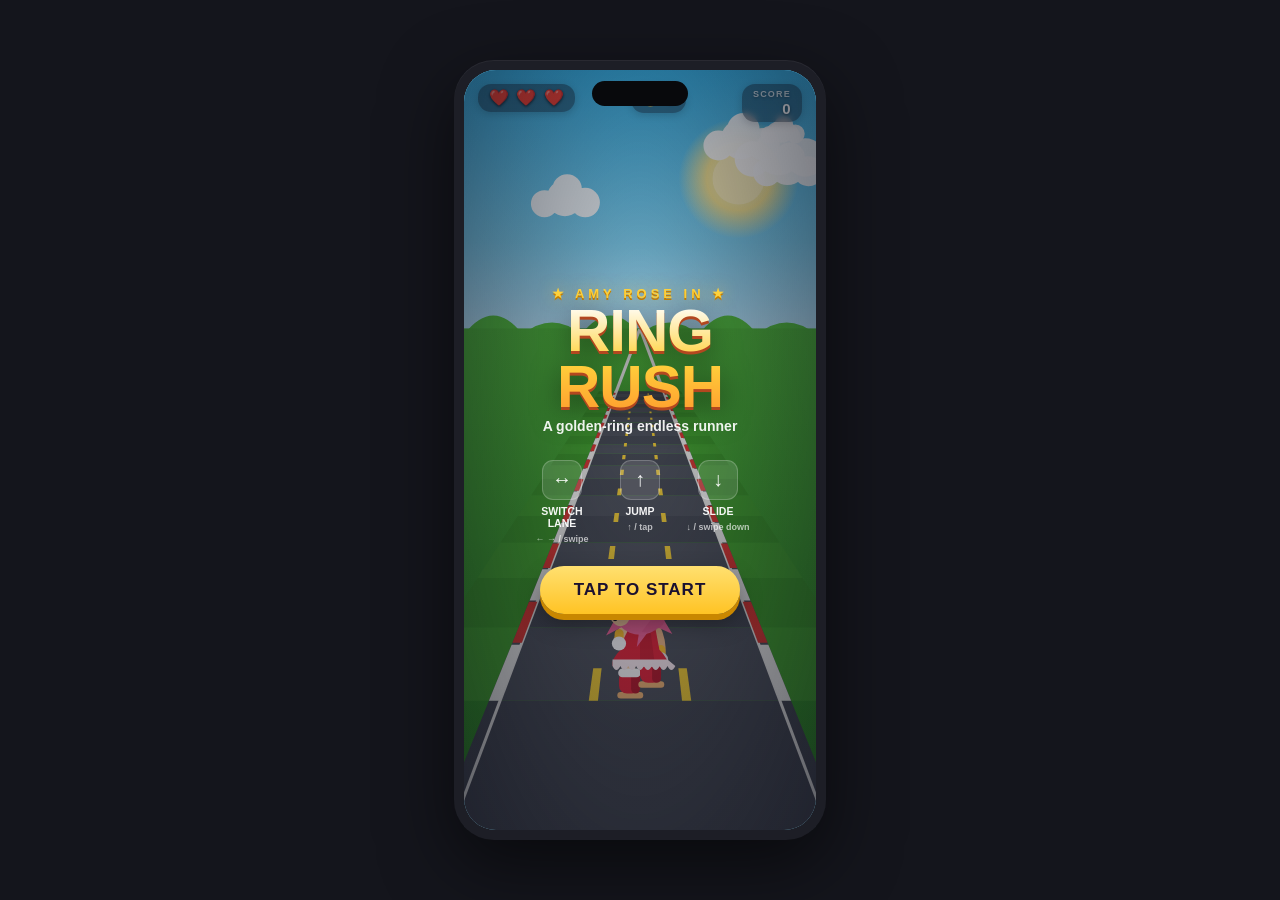
<file: runner/runner.html>
<!DOCTYPE html>
<html lang="en">
<head>
<meta charset="UTF-8">
<meta name="viewport" content="width=device-width, initial-scale=1.0, user-scalable=no, viewport-fit=cover">
<title>Ring Rush</title>
<style>
* { box-sizing: border-box; -webkit-tap-highlight-color: transparent; }
html, body { margin: 0; padding: 0; height: 100%; overflow: hidden; background: #14151c;
  font-family: -apple-system, BlinkMacSystemFont, "Segoe UI", Roboto, "Helvetica Neue", Arial, sans-serif; }
body { display: flex; align-items: center; justify-content: center; min-height: 100vh; }

/* ── Desktop: fake phone frame ── */
#rr-frame { width: 372px; background: #1d1e26; border-radius: 40px; padding: 10px;
  position: relative; box-shadow: 0 24px 70px rgba(0,0,0,0.55), 0 1px 0 rgba(255,255,255,0.05) inset; flex-shrink: 0; }
#rr-frame::before { content: ''; position: absolute; top: 21px; left: 50%; transform: translateX(-50%);
  width: 96px; height: 25px; background: #08090c; border-radius: 14px; z-index: 50; }
#rr-game { position: relative; width: 100%; height: 760px; border-radius: 32px; overflow: hidden;
  background: #7ad0ef; user-select: none; touch-action: none; cursor: pointer; }
#rr-canvas { position: absolute; inset: 0; width: 100%; height: 100%; display: block; }

/* ── Real mobile: full viewport ── */
@media (max-width: 520px) {
  body { background: #000; display: block; }
  #rr-frame { width: 100vw; background: none; border-radius: 0; padding: 0; box-shadow: none; }
  #rr-frame::before { display: none; }
  #rr-game { width: 100vw; height: 100dvh; border-radius: 0; }
}

/* ── HUD ── */
#rr-hud { position: absolute; top: 0; left: 0; right: 0; display: flex; justify-content: space-between;
  align-items: flex-start; gap: 8px; padding: 14px 14px 0; z-index: 20; pointer-events: none;
  padding-top: max(14px, env(safe-area-inset-top, 14px)); }
.rr-card { background: rgba(20,22,34,0.42); backdrop-filter: blur(3px); -webkit-backdrop-filter: blur(3px);
  padding: 6px 11px; border-radius: 13px; color: #fff; font-weight: 800; font-size: 15px;
  display: flex; align-items: center; gap: 7px; line-height: 1; letter-spacing: 0.3px;
  text-shadow: 0 1px 3px rgba(0,0,0,0.45); box-shadow: 0 2px 8px rgba(0,0,0,0.18); }
.rr-card.rings { color: #ffe14d; }
.rr-card .lbl { font-size: 9px; font-weight: 700; opacity: 0.75; letter-spacing: 1.2px; color:#fff; }
#rr-score-wrap { flex-direction: column; align-items: flex-end; gap: 2px; }
.rr-ringicon { width: 17px; height: 17px; display: inline-block; }
.rr-heart { font-size: 16px; filter: drop-shadow(0 1px 1px rgba(0,0,0,0.3)); }

/* ── Center overlays (title / game over) ── */
#rr-overlay { position: absolute; inset: 0; z-index: 40; display: flex; flex-direction: column;
  align-items: center; justify-content: center; text-align: center; padding: 24px;
  background: radial-gradient(ellipse at 50% 38%, rgba(10,12,24,0.18) 0%, rgba(8,10,22,0.62) 100%);
  color: #fff; transition: opacity 0.3s; }
#rr-overlay.hidden { opacity: 0; pointer-events: none; }
.rr-logo { font-size: 13px; font-weight: 800; letter-spacing: 4px; color: #ffd23c;
  text-shadow: 0 2px 0 #c77f00, 0 0 16px rgba(255,193,40,0.6); margin-bottom: 2px; }
.rr-title { font-size: 60px; font-weight: 900; line-height: 0.92; letter-spacing: -1px; margin: 0 0 4px;
  background: linear-gradient(180deg, #fff 0%, #ffd23c 52%, #ff9e2e 100%); -webkit-background-clip: text;
  background-clip: text; color: transparent; filter: drop-shadow(0 3px 0 #b3471f) drop-shadow(0 6px 14px rgba(0,0,0,0.5)); }
.rr-sub { font-size: 14px; font-weight: 600; opacity: 0.92; margin-bottom: 20px; }
.rr-keys { display: flex; gap: 14px; margin: 6px 0 22px; flex-wrap: wrap; justify-content: center; max-width: 320px; }
.rr-key { display: flex; flex-direction: column; align-items: center; gap: 5px; font-size: 10.5px;
  font-weight: 700; opacity: 0.95; width: 64px; }
.rr-key .ico { width: 40px; height: 40px; border-radius: 11px; background: rgba(255,255,255,0.13);
  border: 1.5px solid rgba(255,255,255,0.22); display: flex; align-items: center; justify-content: center;
  font-size: 20px; }
.rr-key small { opacity: 0.7; font-weight: 600; font-size: 9px; }
.rr-start { font-size: 17px; font-weight: 900; letter-spacing: 1px; color: #1b1130;
  background: linear-gradient(180deg, #ffe070, #ffc324); padding: 14px 34px; border-radius: 30px;
  border: none; box-shadow: 0 6px 0 #c98700, 0 10px 22px rgba(0,0,0,0.35); cursor: pointer;
  font-family: inherit; animation: rrPulse 1.4s ease-in-out infinite; }
.rr-start:active { transform: translateY(4px); box-shadow: 0 2px 0 #c98700, 0 5px 14px rgba(0,0,0,0.35); }
@keyframes rrPulse { 0%,100% { transform: scale(1); } 50% { transform: scale(1.05); } }
.rr-over-title { font-size: 46px; font-weight: 900; letter-spacing: 1px; margin: 0 0 14px;
  color: #fff; text-shadow: 0 3px 0 #8a1228, 0 6px 16px rgba(0,0,0,0.5); }
.rr-stats { display: flex; gap: 10px; margin-bottom: 22px; }
.rr-stat { background: rgba(255,255,255,0.1); border: 1px solid rgba(255,255,255,0.16);
  border-radius: 14px; padding: 12px 18px; min-width: 92px; }
.rr-stat .v { font-size: 28px; font-weight: 900; line-height: 1; }
.rr-stat .v.gold { color: #ffd23c; }
.rr-stat .k { font-size: 9.5px; font-weight: 700; letter-spacing: 1.4px; opacity: 0.7; margin-top: 6px; }
.rr-best { font-size: 12px; font-weight: 700; opacity: 0.85; margin-top: 14px; letter-spacing: 0.5px; }
.rr-newbest { color: #ffd23c; animation: rrPulse 0.9s ease-in-out infinite; }
.rr-toast { position: absolute; top: 32%; left: 50%; transform: translateX(-50%); z-index: 30;
  font-size: 30px; font-weight: 900; color: #ffd23c; text-shadow: 0 2px 0 #b3471f, 0 0 18px rgba(255,193,40,0.7);
  pointer-events: none; opacity: 0; letter-spacing: 1px; }
.rr-toast.show { animation: rrToast 1.1s ease-out forwards; }
@keyframes rrToast { 0% { opacity: 0; transform: translateX(-50%) translateY(14px) scale(0.7); }
  18% { opacity: 1; transform: translateX(-50%) translateY(0) scale(1.1); }
  72% { opacity: 1; transform: translateX(-50%) translateY(-4px) scale(1); }
  100% { opacity: 0; transform: translateX(-50%) translateY(-30px) scale(0.95); } }
</style>
</head>
<body>
<div id="rr-frame">
  <div id="rr-game">
    <canvas id="rr-canvas"></canvas>
    <div id="rr-hud">
      <div class="rr-card" id="rr-lives"></div>
      <div class="rr-card rings">
        <svg class="rr-ringicon" viewBox="0 0 24 24"><circle cx="12" cy="12" r="9" fill="none" stroke="#ffd23c" stroke-width="4.5"/><circle cx="12" cy="12" r="9" fill="none" stroke="#ffffff" stroke-width="1.4" opacity="0.6"/></svg>
        <span id="rr-rings">0</span>
      </div>
      <div class="rr-card" id="rr-score-wrap">
        <span class="lbl">SCORE</span><span id="rr-score">0</span>
      </div>
    </div>
    <div class="rr-toast" id="rr-toast"></div>
    <div id="rr-overlay">
      <div class="rr-logo">★ AMY ROSE IN ★</div>
      <h1 class="rr-title">RING<br>RUSH</h1>
      <div class="rr-sub">A golden-ring endless runner</div>
      <div class="rr-keys">
        <div class="rr-key"><div class="ico">↔</div>SWITCH LANE<small>← →  /  swipe</small></div>
        <div class="rr-key"><div class="ico">↑</div>JUMP<small>↑ / tap / swipe up</small></div>
        <div class="rr-key"><div class="ico">↓</div>SLIDE<small>↓ / swipe down</small></div>
      </div>
      <button class="rr-start" id="rr-start">TAP TO START</button>
    </div>
  </div>
</div>
<script>
(function () {
'use strict';

// ════════════════════════════════════════════════════════════════════
//  Ring Rush — an Amy Rose endless runner   (pseudo-3D, 3-lane highway)
// ════════════════════════════════════════════════════════════════════

const $ = id => document.getElementById(id);
const game = $('rr-game'), cv = $('rr-canvas'), ctx = cv.getContext('2d');
const overlay = $('rr-overlay'), startBtn = $('rr-start'), toastEl = $('rr-toast');
const livesEl = $('rr-lives'), ringsEl = $('rr-rings'), scoreEl = $('rr-score');

// ── canvas sizing (CSS px logical space, retina-sharp backing store) ──
let W = 372, H = 760, DPR = 1;
function resize() {
  const r = game.getBoundingClientRect();
  W = Math.max(1, r.width); H = Math.max(1, r.height);
  DPR = Math.min(window.devicePixelRatio || 1, 2.5);
  cv.width = Math.round(W * DPR); cv.height = Math.round(H * DPR);
  ctx.setTransform(DPR, 0, 0, DPR, 0, 0);
}
window.addEventListener('resize', resize);
resize();

// ── rounded-rect path helper ──
function rRect(x, y, w, h, r) {
  if (r > Math.min(w, h) / 2) r = Math.min(w, h) / 2;
  ctx.beginPath();
  ctx.moveTo(x + r, y);
  ctx.arcTo(x + w, y, x + w, y + h, r);
  ctx.arcTo(x + w, y + h, x, y + h, r);
  ctx.arcTo(x, y + h, x, y, r);
  ctx.arcTo(x, y, x + w, y, r);
  ctx.closePath();
}
const clamp = (v, a, b) => v < a ? a : v > b ? b : v;
const lerp = (a, b, t) => a + (b - a) * t;

// ── perspective projection (3-lane road) ──
const Z_FAR = 64, CAM = 13;
let horizonY, groundY, halfSpacing;     // recomputed per frame from W,H
function computeGeo() {
  horizonY = H * 0.34;
  groundY  = H * 0.83;                   // z=0 ground plane (Amy's feet)
  halfSpacing = W * 0.265;               // screen px from center to lane |1| at z=0
}
const scaleAt = z => CAM / (z + CAM);                    // 1 near → 0 far
const projY = z => horizonY + (groundY - horizonY) * scaleAt(z);
const projX = (worldX, z) => W / 2 + worldX * halfSpacing * scaleAt(z);
// straight-line projection for any screen-y (used to fill road to bottom)
const roadXatY = (worldX, y) => W / 2 + worldX * halfSpacing * (y - horizonY) / (groundY - horizonY);

// ════════════════════════════════════════════════════════════════════
//  Audio — tiny WebAudio blip engine (no assets)
// ════════════════════════════════════════════════════════════════════
let AC = null;
function audioInit() { if (!AC) { try { AC = new (window.AudioContext || window.webkitAudioContext)(); } catch (e) {} }
  if (AC && AC.state === 'suspended') AC.resume(); }
function blip(freq, dur, type, vol, freq2) {
  if (!AC) return;
  try {
    const t = AC.currentTime, o = AC.createOscillator(), g = AC.createGain();
    o.type = type || 'square'; o.frequency.setValueAtTime(freq, t);
    if (freq2) o.frequency.exponentialRampToValueAtTime(Math.max(1, freq2), t + dur);
    g.gain.setValueAtTime(0.0001, t);
    g.gain.exponentialRampToValueAtTime(vol || 0.16, t + 0.012);
    g.gain.exponentialRampToValueAtTime(0.0001, t + dur);
    o.connect(g); g.connect(AC.destination); o.start(t); o.stop(t + dur + 0.02);
  } catch (e) {}
}
const sfx = {
  ring:  () => blip(1180, 0.10, 'sine', 0.12, 1760),
  jump:  () => blip(420, 0.18, 'square', 0.10, 760),
  slide: () => blip(300, 0.16, 'sawtooth', 0.08, 150),
  lane:  () => blip(560, 0.06, 'triangle', 0.07),
  stomp: () => blip(180, 0.14, 'square', 0.16, 70),
  hit:   () => { blip(160, 0.30, 'sawtooth', 0.20, 60); },
  oneup: () => { [660, 880, 1320].forEach((f, i) => setTimeout(() => blip(f, 0.16, 'square', 0.13), i * 90)); },
  over:  () => { [440, 330, 247, 165].forEach((f, i) => setTimeout(() => blip(f, 0.26, 'triangle', 0.15), i * 130)); },
};

// ════════════════════════════════════════════════════════════════════
//  Game state
// ════════════════════════════════════════════════════════════════════
const LANES = [-1, 0, 1];
let state, objs, parts, clouds, S;
let lastTs = 0;
let best = 0;
try { best = +(localStorage.getItem('rr-best') || 0) || 0; } catch (e) {}

function freshState(mode) {
  return {
    mode,                       // 'title' | 'play' | 'over'
    dist: 0, speed: 15, ringCount: 0, ringsTotal: 0, lives: 3, score: 0, bonus: 0,
    lane: 0, visLane: 0,        // logical / visual lane
    py: 0, vy: 0, air: false,   // jump
    slide: 0,                   // slide timer (s) remaining
    runT: 0,
    inv: 0,                     // invincibility timer (s)
    shake: 0, flash: 0,
    nextSpawn: 18, ringMilestone: 100,
    over: false,
  };
}
function initClouds() {
  clouds = [];
  for (let i = 0; i < 5; i++) clouds.push({ x: Math.random(), y: 0.06 + Math.random() * 0.16, s: 0.6 + Math.random() * 0.9, sp: 0.004 + Math.random() * 0.01 });
}

function reset(mode) {
  state = freshState(mode);
  S = state;
  objs = []; parts = [];
  if (!clouds) initClouds();
  updateHUD();
}

// ════════════════════════════════════════════════════════════════════
//  Spawning
// ════════════════════════════════════════════════════════════════════
function addRing(lane, z) { objs.push({ t: 'ring', lane, z, done: false, spin: Math.random() * 6.28 }); }
function addObstacle(type, lane, z) { objs.push({ t: type, lane, z, done: false, ph: Math.random() * 6.28 }); }

function spawnRow() {
  const d = clamp(S.dist / 1700, 0, 1);          // difficulty 0→1
  const r = Math.random();

  // ~38% of rows are a friendly ring streak in one lane
  if (r < 0.38) {
    const lane = LANES[(Math.random() * 3) | 0];
    const n = 4 + ((Math.random() * 3) | 0);
    for (let i = 0; i < n; i++) addRing(lane, Z_FAR + i * 2.4);
    S.nextSpawn = S.dist + lerp(13, 9, d) + Math.random() * 3;
    return;
  }

  // otherwise an obstacle row — pick a type unlocked by difficulty
  const pool = ['cone'];
  if (d > 0.08) pool.push('badnik');
  if (d > 0.14) pool.push('gate');
  if (d > 0.24) pool.push('wall');
  if (d > 0.45) pool.push('badnik');           // weight enemies later
  const type = pool[(Math.random() * pool.length) | 0];
  const lane = LANES[(Math.random() * 3) | 0];
  addObstacle(type, lane, Z_FAR);

  // occasional second obstacle (never blocks every lane), with a guiding ring
  if (d > 0.4 && Math.random() < 0.34) {
    const others = LANES.filter(l => l !== lane);
    const l2 = others[(Math.random() * others.length) | 0];
    addObstacle(Math.random() < 0.5 ? 'cone' : 'badnik', l2, Z_FAR + 0.5);
    const safe = LANES.find(l => l !== lane && l !== l2);
    for (let i = 0; i < 3; i++) addRing(safe, Z_FAR + i * 2.2);
  } else if (Math.random() < 0.5) {
    const safe = LANES.filter(l => l !== lane)[(Math.random() * 2) | 0];
    for (let i = 0; i < 3; i++) addRing(safe, Z_FAR + 1 + i * 2.2);
  }

  S.nextSpawn = S.dist + lerp(12, 8, d) + Math.random() * 2.5;
}

// title-mode ambient ring flow
function spawnTitleRings() {
  if (S.dist >= S.nextSpawn) {
    const lane = LANES[(Math.random() * 3) | 0];
    for (let i = 0; i < 4; i++) addRing(lane, Z_FAR + i * 2.4);
    S.nextSpawn = S.dist + 10;
  }
}

// ════════════════════════════════════════════════════════════════════
//  Actions
// ════════════════════════════════════════════════════════════════════
function moveLane(dir) {
  if (S.mode !== 'play') return;
  const nl = clamp(S.lane + dir, -1, 1);
  if (nl !== S.lane) { S.lane = nl; sfx.lane(); }
}
function jump() {
  if (S.mode !== 'play' || S.air || S.slide > 0) return;
  S.air = true; S.vy = -260; sfx.jump();
}
function slide() {
  if (S.mode !== 'play' || S.slide > 0) return;
  if (S.air) { S.vy = 120; }            // fast-fall into a slide if airborne
  S.slide = 0.62; sfx.slide();
}

// ════════════════════════════════════════════════════════════════════
//  Particles
// ════════════════════════════════════════════════════════════════════
function burst(x, y, color, n, spd, kind) {
  for (let i = 0; i < n; i++) {
    const a = Math.random() * 6.283, s = spd * (0.4 + Math.random() * 0.8);
    parts.push({ x, y, vx: Math.cos(a) * s, vy: Math.sin(a) * s - spd * 0.5,
      life: 1, max: 0.5 + Math.random() * 0.4, color, r: 2 + Math.random() * 3, kind: kind || 'spark' });
  }
}

// ════════════════════════════════════════════════════════════════════
//  Update
// ════════════════════════════════════════════════════════════════════
function takeHit() {
  if (S.inv > 0) return;
  S.lives--; S.inv = 1.5; S.shake = 14; S.flash = 0.5; sfx.hit();
  burst(W / 2 + S.visLane * halfSpacing, groundY - 46, '#ffd23c', 10, 240, 'star');
  if (S.lives <= 0) gameOver();
}

function collectRing(sx, sy) {
  S.ringCount++; S.ringsTotal++; sfx.ring();          // score tracked via ringsTotal in update()
  burst(sx, sy, '#ffe14d', 6, 150, 'spark');
  if (S.ringCount >= S.ringMilestone) {     // 100 rings → extra life (1-UP!)
    S.ringMilestone += 100; S.lives = Math.min(9, S.lives + 1);
    sfx.oneup(); showToast('1-UP!');
  }
  updateHUD();
}

function update(dt) {
  const playing = S.mode === 'play';
  // forward motion + difficulty ramp
  if (playing) S.speed = Math.min(34, 15 + S.dist * 0.0075);
  S.dist += S.speed * dt;
  S.runT += dt * (7 + S.speed * 0.16);
  if (playing) S.score = Math.floor(S.dist * 1.4) + S.ringsTotal * 12 + S.bonus;

  // timers
  if (S.inv > 0) S.inv = Math.max(0, S.inv - dt);
  if (S.shake > 0) S.shake = Math.max(0, S.shake - dt * 26);
  if (S.flash > 0) S.flash = Math.max(0, S.flash - dt * 1.6);

  // jump physics
  if (S.air) {
    S.py -= S.vy * dt; S.vy += 720 * dt;       // py up = positive
    if (S.py <= 0) { S.py = 0; S.air = false; S.vy = 0;
      burst(W / 2 + S.visLane * halfSpacing, groundY, '#e9ddc4', 7, 110, 'dust'); }
  }
  if (S.slide > 0) S.slide = Math.max(0, S.slide - dt);

  // lane tween
  S.visLane = lerp(S.visLane, S.lane, clamp(dt * 14, 0, 1));

  // clouds drift
  for (const c of clouds) { c.x += c.sp * dt; if (c.x > 1.2) c.x = -0.2; }

  // spawn
  if (playing) { while (S.dist >= S.nextSpawn) spawnRow(); }
  else if (S.mode === 'title') spawnTitleRings();

  // move + resolve objects
  const airborne = S.py > 6, sliding = S.slide > 0;
  for (const o of objs) {
    o.z -= S.speed * dt;
    if (!o.done && o.z <= 0) {
      o.done = true;
      const same = o.lane === S.lane;
      const sx = projX(S.visLane, 0), sy = projY(0);
      if (o.t === 'ring') {
        if (same || S.mode === 'title') { collectRing(projX(o.lane, 0), groundY - 40); o.gone = true; }
      } else if (playing && same) {
        if (o.t === 'cone')      { if (!airborne) takeHit(); }
        else if (o.t === 'gate') { if (!sliding) takeHit(); }
        else if (o.t === 'wall') { takeHit(); }
        else if (o.t === 'badnik') {
          if (airborne) { o.gone = true; S.bonus += 60; S.vy = -200; sfx.stomp();
            burst(projX(o.lane, 0), groundY - 30, '#ff6a4d', 12, 200, 'spark'); showToast('+60'); }
          else takeHit();
        }
      }
    }
  }
  objs = objs.filter(o => o.z > -5 && !o.gone);

  // particles
  for (const p of parts) {
    p.life -= dt / p.max; p.x += p.vx * dt; p.y += p.vy * dt;
    if (p.kind !== 'dust') p.vy += 460 * dt; else p.vy += 60 * dt;
  }
  parts = parts.filter(p => p.life > 0);
}

// ════════════════════════════════════════════════════════════════════
//  Render — background
// ════════════════════════════════════════════════════════════════════
function drawSky() {
  const g = ctx.createLinearGradient(0, 0, 0, horizonY + 30);
  g.addColorStop(0, '#39b4e8'); g.addColorStop(0.6, '#7fd1f0'); g.addColorStop(1, '#cdeeff');
  ctx.fillStyle = g; ctx.fillRect(0, 0, W, horizonY + 30);

  // sun
  ctx.save(); ctx.globalAlpha = 0.95;
  const sx = W * 0.78, sy = horizonY * 0.42;
  const sg = ctx.createRadialGradient(sx, sy, 4, sx, sy, 60);
  sg.addColorStop(0, '#fff7c8'); sg.addColorStop(0.5, '#ffe98f'); sg.addColorStop(1, 'rgba(255,233,143,0)');
  ctx.fillStyle = sg; ctx.beginPath(); ctx.arc(sx, sy, 60, 0, 6.2832); ctx.fill();
  ctx.fillStyle = '#fff4bd'; ctx.beginPath(); ctx.arc(sx, sy, 26, 0, 6.2832); ctx.fill();
  ctx.restore();

  // clouds
  ctx.fillStyle = 'rgba(255,255,255,0.92)';
  for (const c of clouds) {
    const cx = c.x * W, cy = c.y * H, s = c.s;
    ctx.beginPath();
    ctx.arc(cx, cy, 16 * s, 0, 6.2832);
    ctx.arc(cx + 18 * s, cy + 4 * s, 13 * s, 0, 6.2832);
    ctx.arc(cx - 18 * s, cy + 5 * s, 12 * s, 0, 6.2832);
    ctx.arc(cx + 2 * s, cy - 8 * s, 13 * s, 0, 6.2832);
    ctx.fill();
  }

  // rolling green hills (Green Hill homage) sitting on the horizon
  ctx.fillStyle = '#54bf3f';
  const hb = horizonY + 8;
  ctx.beginPath(); ctx.moveTo(0, hb);
  for (let i = 0; i <= 6; i++) {
    const x = (i / 6) * W;
    ctx.quadraticCurveTo(x - W / 12, hb - 26 - (i % 2) * 14, x, hb - 2);
  }
  ctx.lineTo(W, horizonY + 40); ctx.lineTo(0, horizonY + 40); ctx.fill();
  ctx.fillStyle = '#3da12d';
  ctx.fillRect(0, hb - 2, W, 6);
}

function drawRoad() {
  // grass base under everything below horizon
  const gg = ctx.createLinearGradient(0, horizonY, 0, H);
  gg.addColorStop(0, '#4fb53a'); gg.addColorStop(1, '#2f8f24');
  ctx.fillStyle = gg; ctx.fillRect(0, horizonY, W, H - horizonY);

  // checkerboard verge stripes (Sonic flavor) along the grass, scrolling
  const BAND = 3.2;
  for (let z = 0; z < Z_FAR; z += BAND) {
    const idx = Math.floor((z + S.dist) / BAND);
    const yN = projY(z), yF = projY(z + BAND);
    ctx.fillStyle = (idx & 1) ? '#46a830' : '#3f9d2b';
    ctx.beginPath();
    ctx.moveTo(roadXatY(-2.6, yN), yN); ctx.lineTo(roadXatY(2.6, yN), yN);
    ctx.lineTo(roadXatY(2.6, yF), yF); ctx.lineTo(roadXatY(-2.6, yF), yF); ctx.closePath(); ctx.fill();
  }

  // asphalt — alternating scrolling bands for a speed read
  for (let z = 0; z < Z_FAR; z += BAND) {
    const idx = Math.floor((z + S.dist) / BAND);
    const yN = Math.min(H, projY(z)), yF = projY(z + BAND);
    ctx.fillStyle = (idx & 1) ? '#52565f' : '#494d56';
    ctx.beginPath();
    ctx.moveTo(roadXatY(-1.62, yN), yN); ctx.lineTo(roadXatY(1.62, yN), yN);
    ctx.lineTo(roadXatY(1.62, yF), yF); ctx.lineTo(roadXatY(-1.62, yF), yF); ctx.closePath(); ctx.fill();
  }
  // near foreground band (z=0 → bottom of screen)
  ctx.fillStyle = (Math.floor(S.dist / BAND) & 1) ? '#494d56' : '#52565f';
  ctx.beginPath();
  ctx.moveTo(roadXatY(-1.62, groundY), groundY); ctx.lineTo(roadXatY(1.62, groundY), groundY);
  ctx.lineTo(roadXatY(1.62, H), H); ctx.lineTo(roadXatY(-1.62, H), H); ctx.closePath(); ctx.fill();

  // solid white edge lines
  ctx.strokeStyle = '#f2f2ee'; ctx.lineWidth = 3;
  for (const e of [-1.5, 1.5]) {
    ctx.beginPath(); ctx.moveTo(roadXatY(e, horizonY + 1), horizonY + 1); ctx.lineTo(roadXatY(e, H), H); ctx.stroke();
  }
  // red/white rumble curbs just outside the road
  const DZ = 2.4;
  for (let z = 0; z < Z_FAR; z += DZ) {
    const idx = Math.floor((z + S.dist) / DZ);
    const yN = projY(z), yF = projY(z + DZ * 0.96);
    ctx.fillStyle = (idx & 1) ? '#e23b34' : '#f6f6f2';
    for (const sgn of [-1, 1]) {
      ctx.beginPath();
      ctx.moveTo(roadXatY(sgn * 1.5, yN), yN); ctx.lineTo(roadXatY(sgn * 1.62, yN), yN);
      ctx.lineTo(roadXatY(sgn * 1.62, yF), yF); ctx.lineTo(roadXatY(sgn * 1.5, yF), yF); ctx.closePath(); ctx.fill();
    }
  }

  // dashed lane dividers (worldX ±0.5), scrolling
  ctx.fillStyle = '#f7d23a';
  const DASH = 2.0;
  for (const d of [-0.5, 0.5]) {
    for (let z = 0; z < Z_FAR; z += DASH) {
      if (Math.floor((z + S.dist) / DASH) & 1) continue;
      const z2 = Math.min(Z_FAR, z + DASH * 0.62);
      const w1 = Math.max(0.6, 4.6 * scaleAt(z)), w2 = Math.max(0.4, 4.6 * scaleAt(z2));
      const x1 = projX(d, z), y1 = projY(z), x2 = projX(d, z2), y2 = projY(z2);
      ctx.beginPath();
      ctx.moveTo(x1 - w1, y1); ctx.lineTo(x1 + w1, y1);
      ctx.lineTo(x2 + w2, y2); ctx.lineTo(x2 - w2, y2); ctx.closePath(); ctx.fill();
    }
  }
}

function groundShadow(x, y, w) {
  ctx.save(); ctx.fillStyle = 'rgba(0,0,0,0.22)';
  ctx.beginPath(); ctx.ellipse(x, y, w, w * 0.34, 0, 0, 6.2832); ctx.fill(); ctx.restore();
}

// ════════════════════════════════════════════════════════════════════
//  Render — collectibles, obstacles, enemies
// ════════════════════════════════════════════════════════════════════
function drawRing(o) {
  const s = scaleAt(o.z), x = projX(o.lane, o.z), y = projY(o.z) - 40 * s;
  const R = 17 * s;
  o.spin += 0.13;
  const sq = Math.abs(Math.cos(o.spin));                 // fake 3D spin
  ctx.save(); ctx.translate(x, y);
  groundShadow(0, projY(o.z) - y, 11 * s);
  ctx.scale(clamp(sq, 0.16, 1), 1);
  ctx.lineWidth = R * 0.42;
  ctx.strokeStyle = '#f6b200'; ctx.beginPath(); ctx.arc(0, 0, R, 0, 6.2832); ctx.stroke();
  ctx.lineWidth = R * 0.42; ctx.strokeStyle = '#ffd23c';
  ctx.beginPath(); ctx.arc(0, 0, R, 0, 6.2832); ctx.stroke();
  ctx.lineWidth = R * 0.14; ctx.strokeStyle = 'rgba(255,255,255,0.85)';
  ctx.beginPath(); ctx.arc(0, 0, R * 1.02, -2.3, -0.7); ctx.stroke();
  ctx.restore();
  // sparkle
  if (sq > 0.93) { ctx.fillStyle = '#fff'; ctx.globalAlpha = 0.9;
    ctx.beginPath(); ctx.arc(x + R * 0.5, y - R * 0.5, 1.6 * s + 1, 0, 6.2832); ctx.fill(); ctx.globalAlpha = 1; }
}

function drawCone(o) {
  const s = scaleAt(o.z), x = projX(o.lane, o.z), gy = projY(o.z);
  groundShadow(x, gy, 20 * s);
  const h = 46 * s, w = 26 * s;
  ctx.fillStyle = '#ff7a2f';
  ctx.beginPath(); ctx.moveTo(x, gy - h); ctx.lineTo(x + w / 2, gy); ctx.lineTo(x - w / 2, gy); ctx.closePath(); ctx.fill();
  ctx.fillStyle = '#fff';
  ctx.beginPath(); ctx.moveTo(x - w * 0.34, gy - h * 0.42); ctx.lineTo(x + w * 0.34, gy - h * 0.42);
  ctx.lineTo(x + w * 0.42, gy - h * 0.22); ctx.lineTo(x - w * 0.42, gy - h * 0.22); ctx.closePath(); ctx.fill();
  ctx.fillStyle = '#e0651f'; rRect(x - w * 0.62, gy - 4 * s, w * 1.24, 5 * s, 2 * s); ctx.fill();
}

function drawGate(o) {
  const s = scaleAt(o.z), gy = projY(o.z);
  const lx = projX(o.lane - 0.46, o.z), rx = projX(o.lane + 0.46, o.z);
  const barY = gy - 78 * s, barH = 16 * s;
  groundShadow(projX(o.lane, o.z), gy, 24 * s);
  ctx.fillStyle = '#b9bcc4';
  rRect(lx - 4 * s, barY, 8 * s, gy - barY, 2 * s); ctx.fill();
  rRect(rx - 4 * s, barY, 8 * s, gy - barY, 2 * s); ctx.fill();
  // hazard bar (slide under)
  rRect(lx, barY - barH, rx - lx, barH, 3 * s); ctx.fillStyle = '#ffcf2e'; ctx.fill();
  ctx.save(); rRect(lx, barY - barH, rx - lx, barH, 3 * s); ctx.clip();
  ctx.fillStyle = '#26282e';
  const step = 16 * s;
  for (let i = -1; i < (rx - lx) / step + 1; i++) {
    ctx.beginPath(); const bx = lx + i * step;
    ctx.moveTo(bx, barY - barH); ctx.lineTo(bx + step * 0.5, barY - barH);
    ctx.lineTo(bx + step * 0.5 - barH, barY); ctx.lineTo(bx - barH, barY); ctx.closePath(); ctx.fill();
  }
  ctx.restore();
  // little down-arrow hint
  ctx.fillStyle = '#fff'; ctx.globalAlpha = 0.9;
  const ax = projX(o.lane, o.z), ay = gy - 44 * s;
  ctx.beginPath(); ctx.moveTo(ax - 6 * s, ay); ctx.lineTo(ax + 6 * s, ay); ctx.lineTo(ax, ay + 8 * s); ctx.closePath(); ctx.fill();
  ctx.globalAlpha = 1;
}

function drawWall(o) {
  const s = scaleAt(o.z), gy = projY(o.z);
  const lx = projX(o.lane - 0.5, o.z), rx = projX(o.lane + 0.5, o.z);
  const h = 88 * s;
  groundShadow(projX(o.lane, o.z), gy, 26 * s);
  rRect(lx, gy - h, rx - lx, h, 4 * s); ctx.fillStyle = '#d23a30'; ctx.fill();
  ctx.save(); rRect(lx, gy - h, rx - lx, h, 4 * s); ctx.clip();
  ctx.fillStyle = '#f4f4ef'; ctx.lineWidth = 0;
  const sw = (rx - lx);
  for (let i = -2; i < 6; i++) {
    ctx.beginPath();
    const yy = gy - h + i * 20 * s + ((S.dist * 12) % (20 * s));
    ctx.moveTo(lx, yy); ctx.lineTo(rx, yy + sw * 0.5);
    ctx.lineTo(rx, yy + sw * 0.5 + 10 * s); ctx.lineTo(lx, yy + 10 * s); ctx.closePath(); ctx.fill();
  }
  ctx.restore();
  ctx.strokeStyle = '#8e241c'; ctx.lineWidth = 2 * s; rRect(lx, gy - h, rx - lx, h, 4 * s); ctx.stroke();
}

function drawBadnik(o) {
  const s = scaleAt(o.z), x = projX(o.lane, o.z), gy = projY(o.z);
  const bob = Math.sin(S.runT * 2 + o.ph) * 2 * s;
  groundShadow(x, gy, 19 * s);
  const cy = gy - 22 * s + bob, bw = 38 * s, bh = 30 * s;
  // wheel/track
  ctx.fillStyle = '#2b2d33'; rRect(x - bw * 0.5, gy - 14 * s, bw, 14 * s, 7 * s); ctx.fill();
  ctx.fillStyle = '#4a4d55'; ctx.beginPath(); ctx.arc(x, gy - 7 * s, 5 * s, 0, 6.2832); ctx.fill();
  // red dome body
  ctx.fillStyle = '#d8362a';
  ctx.beginPath(); ctx.ellipse(x, cy, bw * 0.5, bh * 0.5, 0, Math.PI, 0); ctx.fill();
  rRect(x - bw * 0.5, cy, bw, bh * 0.32, 0); ctx.fill();
  ctx.fillStyle = '#ef5a4a';
  ctx.beginPath(); ctx.ellipse(x - bw * 0.16, cy - bh * 0.12, bw * 0.22, bh * 0.2, 0, Math.PI, 0); ctx.fill();
  // silver rim
  ctx.fillStyle = '#c9ccd2'; rRect(x - bw * 0.5, cy - 2 * s, bw, 4 * s, 2 * s); ctx.fill();
  // angry eyes
  ctx.fillStyle = '#ffe14d';
  ctx.beginPath(); ctx.arc(x - 8 * s, cy - 4 * s, 5 * s, 0, 6.2832); ctx.arc(x + 8 * s, cy - 4 * s, 5 * s, 0, 6.2832); ctx.fill();
  ctx.fillStyle = '#1c1c22';
  ctx.beginPath(); ctx.arc(x - 7 * s, cy - 3 * s, 2.3 * s, 0, 6.2832); ctx.arc(x + 9 * s, cy - 3 * s, 2.3 * s, 0, 6.2832); ctx.fill();
  ctx.strokeStyle = '#7a1610'; ctx.lineWidth = 2 * s; ctx.lineCap = 'round';
  ctx.beginPath(); ctx.moveTo(x - 13 * s, cy - 11 * s); ctx.lineTo(x - 4 * s, cy - 7 * s);
  ctx.moveTo(x + 13 * s, cy - 11 * s); ctx.lineTo(x + 4 * s, cy - 7 * s); ctx.stroke();
  // antennae
  ctx.strokeStyle = '#2b2d33'; ctx.lineWidth = 2 * s;
  ctx.beginPath(); ctx.moveTo(x - 6 * s, cy - bh * 0.45); ctx.lineTo(x - 12 * s, cy - bh * 0.8);
  ctx.moveTo(x + 6 * s, cy - bh * 0.45); ctx.lineTo(x + 12 * s, cy - bh * 0.8); ctx.stroke();
  ctx.fillStyle = '#ffd23c';
  ctx.beginPath(); ctx.arc(x - 12 * s, cy - bh * 0.8, 2.6 * s, 0, 6.2832); ctx.arc(x + 12 * s, cy - bh * 0.8, 2.6 * s, 0, 6.2832); ctx.fill();
}

function drawObj(o) {
  if (o.t === 'ring') drawRing(o);
  else if (o.t === 'cone') drawCone(o);
  else if (o.t === 'gate') drawGate(o);
  else if (o.t === 'wall') drawWall(o);
  else if (o.t === 'badnik') drawBadnik(o);
}

// ════════════════════════════════════════════════════════════════════
//  Render — Amy Rose  (rear 3/4 chibi view)
// ════════════════════════════════════════════════════════════════════
const C = {
  pink: '#f76ba0', pinkD: '#e24c87', pinkL: '#ffa0c4',
  red: '#e62a3e', redD: '#b81f30', white: '#ffffff', trim: '#fff0f5',
  skin: '#ffd2a6', skinD: '#f0bb8c', glove: '#fdfdff', cuff: '#ffc232',
  boot: '#e62a3e', bootD: '#b81f30', sole: '#f4b878', eye: '#27ae46', band: '#e21f3a',
};

function drawAmy(cx, baseY, sc, t) {
  const air = S.py > 6, sliding = S.slide > 0;
  ctx.save();
  ctx.translate(cx, baseY - S.py * sc);
  ctx.scale(sc, sc);

  if (sliding) { drawAmySlide(t); ctx.restore(); return; }

  const bob = air ? 0 : Math.sin(t * 2) * 1.6;
  const lean = air ? -6 : 0;
  ctx.translate(0, -bob);
  ctx.rotate(lean * Math.PI / 180);

  // leg lift phases
  let liftL, liftR;
  if (air) { liftL = 17; liftR = 21; }
  else { liftL = Math.max(0, Math.sin(t)) * 8; liftR = Math.max(0, Math.sin(t + Math.PI)) * 8; }

  // ── legs + boots (behind dress) ──
  drawLeg(-6.5, liftL);
  drawLeg(6.5, liftR);

  // ── back arm (further), drawn behind body ──
  let swA, swB;
  if (air) { swA = -7; swB = -7; } else { swA = Math.sin(t) * 6; swB = Math.sin(t + Math.PI) * 6; }
  drawArm(13, swB, true);

  // ── dress / body (rear) ──
  ctx.fillStyle = C.red;
  ctx.beginPath();
  ctx.moveTo(-9, -46); ctx.lineTo(9, -46);                 // shoulders
  ctx.lineTo(12, -30);                                     // waist out
  ctx.quadraticCurveTo(18, -24, 17, -20);                  // hip flare R
  ctx.lineTo(-17, -20);
  ctx.quadraticCurveTo(-18, -24, -12, -30);                // hip flare L
  ctx.closePath(); ctx.fill();
  // shading down the back
  ctx.fillStyle = C.redD; ctx.globalAlpha = 0.5;
  ctx.beginPath(); ctx.moveTo(0, -46); ctx.lineTo(6, -46); ctx.lineTo(9, -22); ctx.lineTo(0, -22); ctx.closePath(); ctx.fill();
  ctx.globalAlpha = 1;
  // white scalloped hem
  ctx.fillStyle = C.trim;
  ctx.beginPath(); ctx.moveTo(-17, -20);
  for (let i = 0; i <= 7; i++) { const x = -17 + i * (34 / 7); ctx.quadraticCurveTo(x + 34 / 14, -15, x + 34 / 7, -20); }
  ctx.lineTo(17, -24); ctx.lineTo(-17, -24); ctx.closePath(); ctx.fill();

  // ── front arm (nearer) ──
  drawArm(-13, swA, false);

  // ── head ──
  drawHead(t, air);

  ctx.restore();
}

function drawLeg(x, lift) {
  const yF = -lift;                          // foot bottom
  // leg (peach)
  ctx.strokeStyle = C.skin; ctx.lineCap = 'round'; ctx.lineWidth = 7;
  ctx.beginPath(); ctx.moveTo(x, -23); ctx.lineTo(x, yF - 13); ctx.stroke();
  // boot — tall red go-go boot with white cuff + cream sole
  ctx.save(); ctx.translate(x, yF);
  ctx.fillStyle = C.sole; rRect(-7.5, -4, 16, 4, 2); ctx.fill();            // sole + slight toe
  ctx.fillStyle = C.boot; rRect(-6.5, -17, 13, 14, 5); ctx.fill();          // red boot body
  ctx.fillStyle = C.bootD; rRect(1, -16, 5.5, 13, 3); ctx.fill();           // shading
  ctx.fillStyle = C.white; rRect(-7, -18.5, 14, 5.5, 2.7); ctx.fill();      // white folded cuff
  ctx.restore();
}

function drawArm(x, sw, back) {
  const sh = -44, hy = -32 + sw;
  ctx.strokeStyle = back ? C.skinD : C.skin; ctx.lineCap = 'round'; ctx.lineWidth = 5.6;
  ctx.beginPath(); ctx.moveTo(x * 0.74, sh); ctx.quadraticCurveTo(x * 1.05, sh + 8, x, hy); ctx.stroke();
  // gold cuff
  ctx.strokeStyle = C.cuff; ctx.lineWidth = 5.6;
  ctx.beginPath(); ctx.moveTo(x * 0.99, hy - 3.2); ctx.lineTo(x, hy + 0.4); ctx.stroke();
  // white glove
  ctx.fillStyle = back ? '#e9e9ef' : C.glove;
  ctx.beginPath(); ctx.arc(x, hy + 3, 4.4, 0, 6.2832); ctx.fill();
}

function drawHead(t, air) {
  const hy = -56;
  ctx.save(); ctx.translate(0, hy + (air ? -1 : Math.sin(t * 2 + 1) * 0.8));

  // hair bob (rear) — big rounded pink mass with flicked quill tips
  ctx.fillStyle = C.pink;
  ctx.beginPath(); ctx.arc(0, 0, 16.5, 0, 6.2832); ctx.fill();
  // quill flicks at the bottom of the bob
  ctx.beginPath();
  ctx.moveTo(-15, 6);  ctx.lineTo(-21, 17); ctx.lineTo(-10, 11);
  ctx.moveTo(0, 11);   ctx.lineTo(-2, 24);  ctx.lineTo(7, 12);
  ctx.moveTo(14, 6);   ctx.lineTo(20, 16);  ctx.lineTo(9, 11);
  ctx.fill();
  // subtle shading on hair
  ctx.fillStyle = C.pinkD; ctx.globalAlpha = 0.35;
  ctx.beginPath(); ctx.arc(4, 2, 13, -0.5, 1.8); ctx.fill(); ctx.globalAlpha = 1;
  // ears
  ctx.fillStyle = C.pink;
  for (const sgn of [-1, 1]) { ctx.beginPath(); ctx.ellipse(sgn * 10, -14.5, 5, 6.5, sgn * 0.28, 0, 6.2832); ctx.fill(); }
  ctx.fillStyle = C.skinD;
  for (const sgn of [-1, 1]) { ctx.beginPath(); ctx.ellipse(sgn * 10, -13.5, 2.3, 3.4, sgn * 0.28, 0, 6.2832); ctx.fill(); }

  // red headband across the crown
  ctx.fillStyle = C.band;
  ctx.beginPath(); ctx.ellipse(0, -8, 16.5, 8.5, 0, Math.PI * 1.06, Math.PI * 1.94); ctx.lineTo(13, -9);
  ctx.ellipse(0, -8, 12.5, 5.5, 0, Math.PI * 1.9, Math.PI * 1.1, true); ctx.closePath(); ctx.fill();
  ctx.fillStyle = C.band; rRect(-16.5, -11, 33, 6.5, 3); ctx.fill();
  // headband highlight
  ctx.fillStyle = '#ff5e74'; rRect(-15, -10.4, 30, 2.2, 1.1); ctx.fill();

  // turned face hint (left side) — muzzle + green eye + lash
  ctx.fillStyle = C.skin;
  ctx.beginPath(); ctx.ellipse(-12.5, 4, 6.2, 7.2, -0.25, 0, 6.2832); ctx.fill();
  ctx.fillStyle = '#1b1b22';
  ctx.beginPath(); ctx.arc(-15.4, 6.6, 1.5, 0, 6.2832); ctx.fill();      // nose tip
  // green eye
  ctx.fillStyle = C.white;
  ctx.beginPath(); ctx.ellipse(-9.5, -1.5, 3.5, 5, -0.15, 0, 6.2832); ctx.fill();
  ctx.fillStyle = C.eye;
  ctx.beginPath(); ctx.ellipse(-9, -0.5, 2.5, 4, -0.15, 0, 6.2832); ctx.fill();
  ctx.fillStyle = '#1b1b22';
  ctx.beginPath(); ctx.ellipse(-9.4, 0, 1.4, 2.6, -0.15, 0, 6.2832); ctx.fill();
  ctx.fillStyle = C.white;
  ctx.beginPath(); ctx.arc(-10, -1.5, 1, 0, 6.2832); ctx.fill();
  // eyelash
  ctx.strokeStyle = '#1b1b22'; ctx.lineWidth = 1.3; ctx.lineCap = 'round';
  ctx.beginPath(); ctx.moveTo(-12.4, -4.6); ctx.lineTo(-13.8, -5.6); ctx.stroke();

  ctx.restore();
}

function drawAmySlide(t) {
  // low crouched slide, rear view, kicking up dust
  ctx.save();
  ctx.translate(0, -8);
  // dust puffs behind
  ctx.fillStyle = 'rgba(233,221,196,0.7)';
  for (let i = 0; i < 3; i++) {
    const px = 12 + i * 7 + Math.sin(t * 8 + i) * 2, py = -3 - i * 2;
    ctx.beginPath(); ctx.arc(px, py, 4 + i, 0, 6.2832); ctx.fill();
  }
  // extended legs/boots forward (toward camera, lower)
  ctx.fillStyle = C.boot;
  rRect(-12, -10, 12, 9, 4); ctx.fill(); rRect(2, -10, 12, 9, 4); ctx.fill();
  ctx.fillStyle = C.white; rRect(-12, -10, 12, 3, 1.5); ctx.fill(); rRect(2, -10, 12, 3, 1.5); ctx.fill();
  ctx.fillStyle = C.sole; rRect(-12.5, -3, 13, 3, 1.5); ctx.fill(); rRect(1.5, -3, 13, 3, 1.5); ctx.fill();
  // body low (red dress squashed)
  ctx.fillStyle = C.red;
  ctx.beginPath(); ctx.ellipse(2, -16, 17, 11, -0.15, 0, 6.2832); ctx.fill();
  ctx.fillStyle = C.trim; rRect(-15, -10, 34, 4, 2); ctx.fill();
  // head down low
  ctx.save(); ctx.translate(8, -26);
  ctx.fillStyle = C.pink; ctx.beginPath(); ctx.arc(0, 0, 13, 0, 6.2832); ctx.fill();
  ctx.beginPath(); ctx.moveTo(-12, 3); ctx.lineTo(-19, 9); ctx.lineTo(-8, 8); ctx.fill();
  ctx.fillStyle = C.band; rRect(-13, -9, 26, 5, 2.5); ctx.fill();
  ctx.fillStyle = C.skin; ctx.beginPath(); ctx.ellipse(-10, 3, 5, 6, -0.3, 0, 6.2832); ctx.fill();
  ctx.fillStyle = C.eye; ctx.beginPath(); ctx.ellipse(-7, -1, 2, 3, 0, 0, 6.2832); ctx.fill();
  ctx.restore();
  ctx.restore();
}

// ════════════════════════════════════════════════════════════════════
//  Render — composite frame
// ════════════════════════════════════════════════════════════════════
function drawSpeedLines() {
  if (S.speed < 22) return;
  const a = clamp((S.speed - 22) / 12, 0, 0.5);
  ctx.strokeStyle = 'rgba(255,255,255,' + a + ')'; ctx.lineWidth = 2;
  for (let i = 0; i < 6; i++) {
    const side = i % 2 ? 1 : -1;
    const x = W / 2 + side * (W * 0.42 + (i * 13) % 40);
    const ph = ((S.dist * 30 + i * 50) % 120);
    ctx.beginPath(); ctx.moveTo(x, ph); ctx.lineTo(x, ph + 26); ctx.stroke();
  }
}

function render() {
  if (Math.abs(cv.clientWidth - W) > 1 || Math.abs(cv.clientHeight - H) > 1) resize();   // self-heal stale size
  computeGeo();
  ctx.clearRect(0, 0, W, H);
  ctx.save();
  if (S.shake > 0) ctx.translate((Math.random() - 0.5) * S.shake, (Math.random() - 0.5) * S.shake);

  drawSky();
  drawRoad();

  // objects far → near
  objs.sort((a, b) => b.z - a.z);
  for (const o of objs) if (o.z > -2 && o.z < Z_FAR + 8) drawObj(o);

  // Amy (blink during invincibility)
  const blink = S.inv > 0 && (Math.floor(S.inv * 14) & 1);
  if (!blink) {
    const ax = projX(S.visLane, 0), amyScale = H / 470;
    drawAmy(ax, groundY, amyScale, S.runT);
  }

  // particles
  for (const p of parts) {
    ctx.globalAlpha = clamp(p.life, 0, 1);
    if (p.kind === 'star') {
      ctx.fillStyle = p.color; star(p.x, p.y, p.r + 1.5, (1 - p.life) * 6);
    } else {
      ctx.fillStyle = p.color;
      ctx.beginPath(); ctx.arc(p.x, p.y, p.r * clamp(p.life + 0.2, 0.2, 1), 0, 6.2832); ctx.fill();
    }
  }
  ctx.globalAlpha = 1;

  drawSpeedLines();
  ctx.restore();

  // damage flash
  if (S.flash > 0) { ctx.fillStyle = 'rgba(255,60,60,' + (S.flash * 0.5) + ')'; ctx.fillRect(0, 0, W, H); }
}

function star(x, y, r, rot) {
  ctx.save(); ctx.translate(x, y); ctx.rotate(rot);
  ctx.beginPath();
  for (let i = 0; i < 10; i++) {
    const ang = (i / 10) * 6.2832, rad = i % 2 ? r * 0.45 : r;
    ctx.lineTo(Math.cos(ang) * rad, Math.sin(ang) * rad);
  }
  ctx.closePath(); ctx.fill(); ctx.restore();
}

// ════════════════════════════════════════════════════════════════════
//  HUD / overlays
// ════════════════════════════════════════════════════════════════════
function updateHUD() {
  const n = S.lives;
  livesEl.innerHTML = n <= 5
    ? Array.from({ length: n }, () => '<span class="rr-heart">❤️</span>').join('')
    : '<span class="rr-heart">❤️</span> ×' + n;
  ringsEl.textContent = S.ringCount;
  scoreEl.textContent = S.score;
}
let toastT = null;
function showToast(txt) {
  toastEl.textContent = txt; toastEl.classList.remove('show'); void toastEl.offsetWidth;
  toastEl.classList.add('show');
  if (toastT) clearTimeout(toastT);
  toastT = setTimeout(() => toastEl.classList.remove('show'), 1100);
}

function showTitle() {
  reset('title');
  overlay.className = '';
  overlay.innerHTML =
    '<div class="rr-logo">★ AMY ROSE IN ★</div>' +
    '<h1 class="rr-title">RING<br>RUSH</h1>' +
    '<div class="rr-sub">A golden-ring endless runner</div>' +
    '<div class="rr-keys">' +
      '<div class="rr-key"><div class="ico">↔</div>SWITCH LANE<small>← →  /  swipe</small></div>' +
      '<div class="rr-key"><div class="ico">↑</div>JUMP<small>↑ / tap</small></div>' +
      '<div class="rr-key"><div class="ico">↓</div>SLIDE<small>↓ / swipe down</small></div>' +
    '</div>' +
    '<button class="rr-start" id="rr-start">TAP TO START</button>' +
    (best > 0 ? '<div class="rr-best">BEST ' + best + '</div>' : '');
  $('rr-start').addEventListener('click', e => { e.stopPropagation(); startGame(); });
}

function startGame() {
  audioInit();
  reset('play');
  overlay.className = 'hidden';
  updateHUD();
}

function gameOver() {
  S.mode = 'over'; S.over = true; sfx.over();
  const sc = S.score, isBest = sc > best;
  if (isBest) { best = sc; try { localStorage.setItem('rr-best', sc); } catch (e) {} }
  const shownBest = best;
  overlay.className = '';
  overlay.innerHTML =
    '<div class="rr-over-title">GAME OVER</div>' +
    '<div class="rr-stats">' +
      '<div class="rr-stat"><div class="v">' + sc + '</div><div class="k">SCORE</div></div>' +
      '<div class="rr-stat"><div class="v gold">' + S.ringsTotal + '</div><div class="k">RINGS</div></div>' +
    '</div>' +
    (isBest ? '<div class="rr-best rr-newbest">★ NEW BEST! ★</div>'
            : '<div class="rr-best">BEST ' + shownBest + '</div>') +
    '<button class="rr-start" id="rr-start" style="margin-top:18px">TAP TO RETRY</button>';
  $('rr-start').addEventListener('click', e => { e.stopPropagation(); startGame(); });
}

// ════════════════════════════════════════════════════════════════════
//  Input
// ════════════════════════════════════════════════════════════════════
function primaryAction() {        // tap / space / enter
  if (S.mode === 'play') jump();
  else if (S.mode === 'title') startGame();
  else if (S.mode === 'over') { if (S.overReady) startGame(); }
}

window.addEventListener('keydown', e => {
  const k = e.key.toLowerCase();
  if (['arrowleft', 'arrowright', 'arrowup', 'arrowdown', ' ', 'a', 'd', 'w', 's'].includes(k)) e.preventDefault();
  audioInit();
  if (k === 'arrowleft' || k === 'a') moveLane(-1);
  else if (k === 'arrowright' || k === 'd') moveLane(1);
  else if (k === 'arrowup' || k === 'w') { if (S.mode === 'play') jump(); else primaryAction(); }
  else if (k === 'arrowdown' || k === 's') slide();
  else if (k === ' ' || k === 'enter') primaryAction();
}, { passive: false });

// swipe / tap (pointer)
let pd = null;
game.addEventListener('pointerdown', e => {
  audioInit();
  pd = { x: e.clientX, y: e.clientY, t: performance.now(), acted: false };
  try { game.setPointerCapture(e.pointerId); } catch (_) {}
});
game.addEventListener('pointermove', e => {
  if (!pd || pd.acted) return;
  const dx = e.clientX - pd.x, dy = e.clientY - pd.y;
  const T = 26;
  if (Math.abs(dx) > T && Math.abs(dx) > Math.abs(dy)) { moveLane(dx > 0 ? 1 : -1); pd.acted = true; }
  else if (dy < -T && Math.abs(dy) > Math.abs(dx)) { jump(); pd.acted = true; }
  else if (dy > T && Math.abs(dy) > Math.abs(dx)) { slide(); pd.acted = true; }
});
game.addEventListener('pointerup', e => {
  if (!pd) return;
  if (!pd.acted) {
    const dx = e.clientX - pd.x, dy = e.clientY - pd.y;
    if (Math.abs(dx) < 14 && Math.abs(dy) < 14) primaryAction();   // tap
  }
  pd = null;
});
game.addEventListener('pointercancel', () => { pd = null; });

// ════════════════════════════════════════════════════════════════════
//  Main loop
// ════════════════════════════════════════════════════════════════════
function loop(ts) {
  const dt = Math.min(0.05, (ts - lastTs) / 1000 || 0);
  lastTs = ts;
  if (S.mode !== 'over') update(dt);
  else if (!S.overReady && (S.shake <= 0)) { S.overReady = true; }   // allow restart after settle
  render();
  if (S.mode === 'play') updateHUD();
  requestAnimationFrame(loop);
}

// ── boot ──
reset('title');
showTitle();
requestAnimationFrame(loop);

})();
</script>
</body>
</html>
</file>
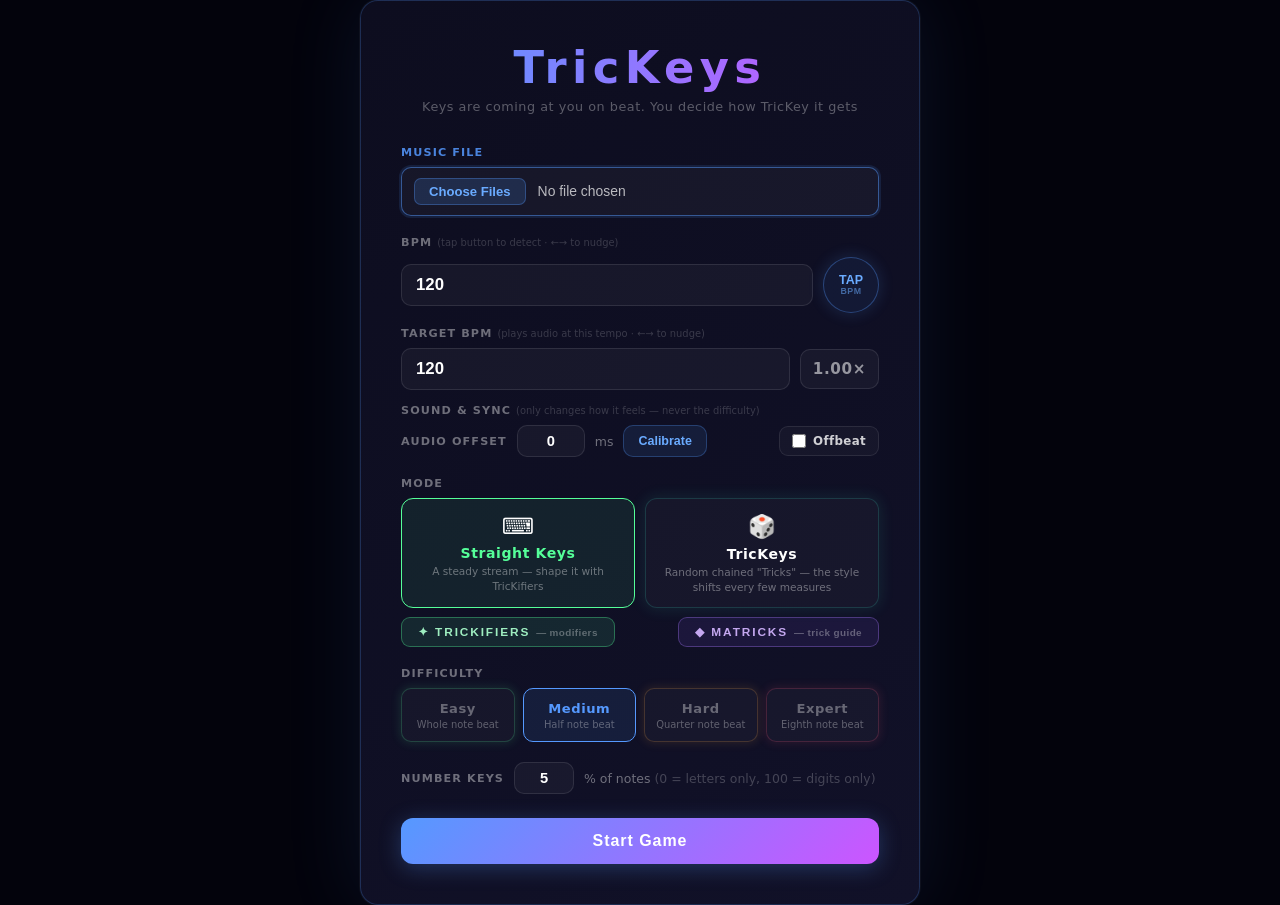
<file: tympo/tympo.html>
<!DOCTYPE html>
<html lang="en">
<head>
  <meta charset="UTF-8">
  <meta name="viewport" content="width=device-width, initial-scale=1.0">
  <title>TricKeys</title>
  <style>
    * { margin: 0; padding: 0; box-sizing: border-box; }

    body {
      background: #03030c;
      color: #fff;
      font-family: 'Segoe UI', system-ui, -apple-system, sans-serif;
      min-height: 100vh;
      display: flex;
      align-items: center;
      justify-content: center;
      overflow: hidden;
    }

    /* ── SETUP ─────────────────────────────────────────── */
    #setupScreen {
      width: 560px;
      background: linear-gradient(145deg, #0d0d1f, #111128);
      border: 1px solid rgba(85,153,255,0.22);
      border-radius: 18px;
      padding: 40px;
      box-shadow: 0 0 80px rgba(85,153,255,0.1), 0 0 0 1px rgba(255,255,255,0.04);
    }

    #setupScreen h1 {
      text-align: center;
      font-size: 2.8rem;
      font-weight: 900;
      letter-spacing: 0.12em;
      margin-bottom: 5px;
      background: linear-gradient(90deg, #5599ff, #cc55ff);
      -webkit-background-clip: text;
      -webkit-text-fill-color: transparent;
      background-clip: text;
    }

    .subtitle {
      text-align: center;
      font-size: 0.8rem;
      color: rgba(255,255,255,0.32);
      margin-bottom: 32px;
      letter-spacing: 0.04em;
    }
    .form-group { margin-bottom: 20px; }

    .form-label {
      display: block;
      font-size: 0.7rem;
      font-weight: 700;
      letter-spacing: 0.1em;
      text-transform: uppercase;
      color: rgba(255,255,255,0.4);
      margin-bottom: 8px;
    }

    input[type="file"] {
      width: 100%;
      padding: 10px 12px;
      background: rgba(255,255,255,0.04);
      border: 1px solid rgba(255,255,255,0.1);
      border-radius: 10px;
      color: rgba(255,255,255,0.7);
      cursor: pointer;
      font-size: 0.87rem;
    }
    input[type="file"]::file-selector-button {
      background: rgba(85,153,255,0.16);
      border: 1px solid rgba(85,153,255,0.32);
      color: #6aabff;
      padding: 5px 14px;
      border-radius: 7px;
      cursor: pointer;
      margin-right: 12px;
      font-size: 0.82rem;
      font-weight: 600;
    }

    .bpm-row { display: flex; gap: 10px; }

    input[type="number"] {
      flex: 1;
      padding: 10px 14px;
      background: rgba(255,255,255,0.04);
      border: 1px solid rgba(255,255,255,0.1);
      border-radius: 10px;
      color: #fff;
      font-size: 1.05rem;
      font-weight: 600;
      outline: none;
      -moz-appearance: textfield;
    }
    input[type="number"]::-webkit-inner-spin-button { -webkit-appearance: none; }
    input[type="number"]:focus { border-color: rgba(85,153,255,0.45); box-shadow: 0 0 0 3px rgba(85,153,255,0.1); }

    .tap-btn {
      padding: 10px 18px;
      background: rgba(85,153,255,0.1);
      border: 1px solid rgba(85,153,255,0.28);
      border-radius: 10px;
      color: #6aabff;
      cursor: pointer;
      font-size: 0.82rem;
      font-weight: 600;
      white-space: nowrap;
      user-select: none;
      transition: background 0.1s;
    }
    .tap-btn:active { background: rgba(85,153,255,0.28); }

    /* Tap BPM — circular, echoes the in-game beat indicator */
    #tapBpmBtn {
      width: 56px;
      height: 56px;
      flex: none;
      padding: 0;
      border-radius: 50%;
      display: inline-flex;
      flex-direction: column;
      align-items: center;
      justify-content: center;
      gap: 1px;
      font-size: 0.72rem;
      background: rgba(85,153,255,0.08);
      border: 1.5px solid rgba(85,153,255,0.35);
      box-shadow: 0 0 14px 3px rgba(85,153,255,0.12);
      transition: background 0.1s, box-shadow 0.1s;
    }
    #tapBpmBtn:active {
      background: rgba(85,153,255,0.28);
      box-shadow: 0 0 22px 6px rgba(85,153,255,0.28);
    }
    #tapBpmBtn .tap-label  { font-size: 0.78rem; font-weight: 800; line-height: 1; }
    #tapBpmBtn .tap-sub    { font-size: 0.55rem; font-weight: 600; opacity: 0.55; line-height: 1; letter-spacing: 0.06em; }

    /* Mode cards */
    .mode-grid {
      display: grid;
      grid-template-columns: repeat(2, 1fr);
      gap: 10px;
    }

    .mode-card {
      padding: 14px 12px 12px;
      background: rgba(255,255,255,0.03);
      border: 1px solid rgba(255,255,255,0.09);
      border-radius: 12px;
      cursor: pointer;
      text-align: center;
      user-select: none;
      transition: all 0.15s;
    }
    .mode-card:hover { background: rgba(255,255,255,0.07); }
    .mode-card .mc-icon { font-size: 1.4rem; margin-bottom: 6px; }
    .mode-card .mc-name { font-size: 0.88rem; font-weight: 800; letter-spacing: 0.04em; margin-bottom: 3px; }
    .mode-card .mc-desc { font-size: 0.66rem; color: rgba(255,255,255,0.38); line-height: 1.4; }

    .mode-card[data-mode="straight"].active { border-color: #55ff99; background: rgba(85,255,153,0.08); }
    .mode-card[data-mode="straight"].active .mc-name { color: #55ff99; }
    .mode-card[data-mode="trickeys"].active { border-color: #33ddbb; background: rgba(51,221,187,0.08); }
    .mode-card[data-mode="trickeys"].active .mc-name { color: #33ddbb; }

    /* Ambient glow on the unselected TricKeys card */
    .mode-card[data-mode="trickeys"]:not(.active) { border-color: rgba(51,221,187,0.18); box-shadow: 0 0 14px 3px rgba(51,221,187,0.09); }

    /* Straight Keys option chips */
    .opt-chip {
      flex: 1; min-width: 96px;
      display: flex; flex-direction: column; align-items: flex-start; gap: 2px;
      padding: 8px 10px;
      background: rgba(255,255,255,0.03);
      border: 1px solid rgba(255,255,255,0.09);
      border-radius: 9px;
      cursor: pointer; user-select: none;
      transition: all 0.12s;
    }
    .opt-chip:hover { background: rgba(255,255,255,0.06); }
    .opt-chip input { width: 14px; height: 14px; accent-color: #55ff99; cursor: pointer; }
    .opt-chip .oc-name { font-size: 0.74rem; font-weight: 700; color: rgba(255,255,255,0.8); letter-spacing: 0.03em; }
    .opt-chip .oc-desc { font-size: 0.58rem; color: rgba(255,255,255,0.34); line-height: 1.25; }
    .opt-chip:has(input:checked) { border-color: rgba(85,255,153,0.55); background: rgba(85,255,153,0.07); }
    .opt-chip:has(input:checked) .oc-name { color: #55ff99; }

    /* Ambient glow on unselected difficulty buttons */
    .diff-btn[data-diff="easy"]:not(.active)   { border-color: rgba(85,255,153,0.2);  box-shadow: 0 0 10px 2px rgba(85,255,153,0.1);  }
    .diff-btn[data-diff="medium"]:not(.active) { border-color: rgba(85,153,255,0.2);  box-shadow: 0 0 10px 2px rgba(85,153,255,0.1);  }
    .diff-btn[data-diff="hard"]:not(.active)   { border-color: rgba(255,170,68,0.2);  box-shadow: 0 0 10px 2px rgba(255,170,68,0.1);  }
    .diff-btn[data-diff="expert"]:not(.active) { border-color: rgba(255,85,119,0.2);  box-shadow: 0 0 10px 2px rgba(255,85,119,0.1);  }

    /* Difficulty selector */
    .diff-grid {
      display: grid;
      grid-template-columns: repeat(4, 1fr);
      gap: 8px;
    }

    .diff-btn {
      padding: 12px 6px 10px;
      background: rgba(255,255,255,0.03);
      border: 1px solid rgba(255,255,255,0.09);
      border-radius: 10px;
      color: rgba(255,255,255,0.35);
      cursor: pointer;
      text-align: center;
      user-select: none;
      transition: all 0.12s;
    }
    .diff-btn:hover { background: rgba(255,255,255,0.07); color: rgba(255,255,255,0.75); }
    .diff-btn .diff-name { font-size: 0.82rem; font-weight: 800; letter-spacing: 0.04em; }
    .diff-btn .diff-desc { font-size: 0.62rem; color: rgba(255,255,255,0.32); margin-top: 3px; line-height: 1.3; }
    .diff-btn.active .diff-name { color: var(--diff-color, #fff); }
    .diff-btn.active { border-color: var(--diff-color, #fff); background: color-mix(in srgb, var(--diff-color, #fff) 10%, transparent); }
    .diff-btn.kb-focus { box-shadow: 0 0 0 2px var(--diff-color, rgba(255,255,255,0.5)); }

    #startBtn {
      width: 100%;
      padding: 14px;
      background: linear-gradient(135deg, #5599ff, #cc55ff);
      border: none;
      border-radius: 12px;
      color: #fff;
      font-size: 1rem;
      font-weight: 800;
      letter-spacing: 0.06em;
      cursor: pointer;
      margin-top: 4px;
      transition: opacity 0.15s, transform 0.1s;
      box-shadow: 0 4px 22px rgba(85,153,255,0.28);
    }
    #startBtn:hover:not(:disabled) { opacity: 0.9; transform: translateY(-2px); }
    #startBtn:disabled { opacity: 0.28; cursor: not-allowed; box-shadow: none; }

    /* ── Keyboard focus indicators ──────────────────────────── */
    .mode-card.kb-focus  { box-shadow: 0 0 0 2px rgba(255,255,255,0.65); }
    #startBtn.kb-focus   { box-shadow: 0 4px 22px rgba(85,153,255,0.28), 0 0 0 2px rgba(255,255,255,0.7) !important; }
    .pbtn.kb-focus       { box-shadow: 0 0 0 2px rgba(255,255,255,0.75) !important; }
    .res-btns button.kb-focus { box-shadow: 0 0 0 2px rgba(255,255,255,0.65) !important; }
    .form-group.kb-focus > .form-label,
    .form-group.kb-focus > div > .form-label { color: rgba(85,153,255,0.85); }
    .form-group.kb-focus input[type="number"],
    .form-group.kb-focus input[type="file"]  {
      border-color: rgba(85,153,255,0.5);
      box-shadow: 0 0 0 2px rgba(85,153,255,0.12);
    }
    .form-group.kb-focus label > span:first-of-type { color: rgba(85,153,255,0.85) !important; }

    /* ── GAME ──────────────────────────────────────────── */
    #gameScreen {
      position: fixed;
      inset: 0;
      display: none;
      background: #03030c;
      overflow: hidden;
    }
    #gameCanvas {
      display: block;
      position: absolute;
      image-rendering: pixelated; /* fallback — overridden by proper DPR scaling */
    }

    #pauseOverlay {
      position: absolute;
      inset: 0;
      background: rgba(7,7,15,0.88);
      display: none;
      flex-direction: column;
      align-items: center;
      justify-content: center;
      gap: 18px;
      backdrop-filter: blur(4px);
    }
    #pauseOverlay h2 { font-size: 3.5rem; font-weight: 900; letter-spacing: 0.2em; text-shadow: 0 0 40px rgba(255,255,255,0.3); }
    .pause-hint { font-size: 0.8rem; color: rgba(255,255,255,0.28); margin-top: -8px; }
    .pbtn { padding: 13px 36px; border-radius: 12px; cursor: pointer; font-size: 0.95rem; font-weight: 700; transition: opacity 0.15s; }
    .pbtn:hover { opacity: 0.85; }
    #resumeBtn { background: linear-gradient(135deg, #5599ff, #cc55ff); border: none; color: #fff; }
    #quitBtn   { background: transparent; border: 1px solid rgba(255,255,255,0.22); color: rgba(255,255,255,0.6); }

    /* ── RESULTS ───────────────────────────────────────── */
    @keyframes resCardIn {
      from { opacity: 0; transform: translateY(36px) scale(0.97); }
      to   { opacity: 1; transform: translateY(0)    scale(1); }
    }
    @keyframes gradePop {
      0%   { transform: scale(0.4); opacity: 0; }
      60%  { transform: scale(1.15); opacity: 1; }
      100% { transform: scale(1); }
    }
    @keyframes scoreCount {
      from { opacity: 0; transform: translateY(8px); }
      to   { opacity: 1; transform: translateY(0); }
    }

    #resultsScreen {
      display: none;
      position: fixed;
      inset: 0;
      background: rgba(4,4,14,0.92);
      backdrop-filter: blur(6px);
      z-index: 50;
      align-items: center;
      justify-content: center;
      overflow-y: auto;
    }
    #resultsScreen.visible { display: flex; }

    #resCard {
      width: 540px;
      max-width: calc(100vw - 32px);
      text-align: center;
      background: linear-gradient(155deg, #0e0e22, #121230);
      border-radius: 22px;
      padding: 44px 40px 38px;
      box-shadow: 0 0 0 1px rgba(255,255,255,0.06), 0 0 80px rgba(85,153,255,0.14), 0 24px 64px rgba(0,0,0,0.6);
      animation: resCardIn 0.45s cubic-bezier(0.22,1,0.36,1) both;
      margin: 16px;
    }

    #resNew    { font-size: 0.68rem; font-weight: 800; letter-spacing: 0.18em; text-transform: uppercase;
                 color: #ffdd55; margin-bottom: 10px; opacity: 0;
                 transition: opacity 0.4s 0.6s; }
    #resNew.show { opacity: 1; }
    #resSongName { font-size: 1rem; font-weight: 700; color: rgba(255,255,255,0.55); margin-bottom: 3px; }
    #resMeta     { font-size: 0.72rem; color: rgba(255,255,255,0.22); margin-bottom: 20px; letter-spacing: 0.08em; text-transform: uppercase; }

    #resGrade    {
      font-size: 8rem; font-weight: 900; line-height: 1; margin-bottom: 6px;
      filter: drop-shadow(0 0 40px currentColor);
      animation: gradePop 0.5s cubic-bezier(0.22,1,0.36,1) 0.15s both;
    }
    #resScore    { font-size: 2.6rem; font-weight: 800; color: #fff; margin-bottom: 22px;
                   animation: scoreCount 0.35s ease 0.4s both; }

    /* Hit-quality bar */
    .hit-bar-wrap { margin-bottom: 22px; }
    .hit-bar {
      height: 8px; border-radius: 6px; overflow: hidden;
      background: rgba(255,255,255,0.06);
      display: flex; gap: 2px;
    }
    .hit-bar-seg { height: 100%; border-radius: 3px; transition: width 0.6s 0.5s cubic-bezier(0.22,1,0.36,1); }
    .hit-bar-labels { display: flex; justify-content: space-between; margin-top: 6px; }
    .hit-bar-lbl { font-size: 0.6rem; font-weight: 700; letter-spacing: 0.06em; opacity: 0.65; }

    .stats-grid { display: grid; grid-template-columns: repeat(4, 1fr); gap: 8px; margin-bottom: 22px; text-align: left; }
    .stat-box  { background: rgba(255,255,255,0.04); border: 1px solid rgba(255,255,255,0.07); border-radius: 10px; padding: 11px 12px; }
    .stat-label{ font-size: 0.6rem; font-weight: 700; letter-spacing: 0.1em; text-transform: uppercase; color: rgba(255,255,255,0.28); margin-bottom: 4px; }
    .stat-val  { font-size: 1.25rem; font-weight: 800; }

    .res-divider { border: none; border-top: 1px solid rgba(255,255,255,0.07); margin: 0 0 18px; }

    .res-btns { display: flex; gap: 10px; }
    .res-btns button { flex:1; padding:13px; border-radius:10px; cursor:pointer; font-size:0.9rem; font-weight:700; transition: opacity 0.15s, box-shadow 0.15s; border: none; }
    .res-btns button:hover { opacity: 0.86; }
    #playAgainBtn { background: linear-gradient(135deg, #5599ff, #cc55ff); color: #fff; }
    #menuBtn      { background: rgba(255,255,255,0.07); border: 1px solid rgba(255,255,255,0.14) !important; color: rgba(255,255,255,0.6); }
    .res-hint { font-size: 0.68rem; color: rgba(255,255,255,0.2); margin-top: 12px; letter-spacing: 0.04em; }

    /* ── CALIBRATION MODAL ─────────────────────────────── */
    #calOverlay {
      display: none;
      position: fixed;
      inset: 0;
      background: rgba(0,0,8,0.93);
      z-index: 200;
      flex-direction: column;
      align-items: center;
      justify-content: center;
      gap: 28px;
    }
    #calOverlay h2 {
      font-size: 1.55rem;
      font-weight: 900;
      letter-spacing: 0.08em;
      background: linear-gradient(90deg, #5599ff, #cc55ff);
      -webkit-background-clip: text;
      -webkit-text-fill-color: transparent;
      background-clip: text;
    }
    #calOverlay p {
      color: rgba(255,255,255,0.52);
      font-size: 0.88rem;
      text-align: center;
      max-width: 380px;
      line-height: 1.55;
    }
    #calPulse {
      width: 110px;
      height: 110px;
      border-radius: 50%;
      background: #5599ff;
      opacity: 0.15;
      box-shadow: 0 0 0 0 rgba(85,153,255,0);
      transition: transform 0.4s ease-out, opacity 0.4s ease-out, box-shadow 0.4s ease-out;
    }
    #calPulse.beat {
      transition: none;
    }
    #calProgress {
      font-size: 0.88rem;
      color: rgba(255,255,255,0.45);
      letter-spacing: 0.05em;
      min-height: 1.3em;
      text-align: center;
    }
    #calResult {
      font-size: 1.05rem;
      font-weight: 700;
      color: #55ff99;
      min-height: 1.4em;
      text-align: center;
    }
    #calCancelBtn {
      padding: 9px 28px;
      background: transparent;
      border: 1px solid rgba(255,255,255,0.18);
      border-radius: 10px;
      color: rgba(255,255,255,0.45);
      cursor: pointer;
      font-size: 0.82rem;
      font-weight: 600;
    }
    #calCancelBtn:hover { background: rgba(255,255,255,0.07); }

    /* ── MaTricks button + trick-guide popup ── */
    .matricks-btn {
      display: inline-flex; align-items: baseline; gap: 6px;
      padding: 7px 16px;
      background: rgba(140,90,255,0.10);
      border: 1px solid rgba(170,120,255,0.34);
      border-radius: 9px;
      color: rgba(210,180,255,0.92);
      font-size: 0.74rem; font-weight: 800;
      letter-spacing: 0.16em; text-transform: uppercase;
      cursor: pointer;
      transition: background 0.15s, border-color 0.15s, transform 0.1s;
    }
    .matricks-btn:hover  { background: rgba(150,100,255,0.20); border-color: rgba(190,140,255,0.6); }
    .matricks-btn:active { transform: translateY(1px); }
    .matricks-btn .mb-sub { font-size:0.62rem; font-weight:600; letter-spacing:0.04em; text-transform:none; color:rgba(255,255,255,0.32); }

    /* TricKifiers button — Straight Keys (green) themed */
    .trickifiers-btn {
      background: rgba(85,255,153,0.10);
      border-color: rgba(85,255,153,0.34);
      color: rgba(170,255,205,0.92);
    }
    .trickifiers-btn:hover { background: rgba(85,255,153,0.20); border-color: rgba(120,255,180,0.6); }

    /* Compact inline Offbeat chip (lives in the Sound & Sync row) */
    .opt-chip-inline {
      flex: none; flex-direction: row; align-items: center; gap: 7px;
      padding: 7px 12px;
    }

    /* TricKifiers popup (mirrors the MaTricks modal, green-tinted) */
    #tkOverlay {
      display: none;
      position: fixed; inset: 0;
      background: rgba(0,0,8,0.93);
      z-index: 210;
      align-items: center; justify-content: center;
      padding: 24px;
    }
    #tkModal {
      position: relative;
      width: min(560px, 94vw);
      background: #0a0a18;
      border: 1px solid rgba(85,255,153,0.22);
      border-radius: 18px;
      padding: 26px 28px 30px;
      box-shadow: 0 24px 80px rgba(0,0,0,0.6);
      max-height: 92vh; overflow-y: auto;
    }
    #tkModal h2 {
      font-size: 1.5rem; font-weight: 900; letter-spacing: 0.08em;
      background: linear-gradient(90deg, #55ff99, #33ddbb);
      -webkit-background-clip: text; -webkit-text-fill-color: transparent; background-clip: text;
    }
    #tkClose {
      position: absolute; top: 16px; right: 16px;
      width: 32px; height: 32px;
      background: rgba(255,255,255,0.06);
      border: 1px solid rgba(255,255,255,0.14);
      border-radius: 8px; color: rgba(255,255,255,0.55);
      font-size: 0.95rem; cursor: pointer; line-height: 1;
    }
    #tkClose:hover { background: rgba(255,255,255,0.13); color:#fff; }
    .tk-grid { display: flex; gap: 10px; flex-wrap: wrap; }
    .tk-grid .opt-chip { min-width: 150px; }

    #mtOverlay {
      display: none;
      position: fixed; inset: 0;
      background: rgba(0,0,8,0.93);
      z-index: 210;
      align-items: center; justify-content: center;
      padding: 24px;
    }
    #mtModal {
      position: relative;
      width: min(780px, 94vw);
      background: #0a0a18;
      border: 1px solid rgba(170,120,255,0.22);
      border-radius: 18px;
      padding: 26px 28px 30px;
      box-shadow: 0 24px 80px rgba(0,0,0,0.6);
      max-height: 92vh;
      overflow-y: auto;
    }
    #mtModal h2 {
      font-size: 1.5rem; font-weight: 900; letter-spacing: 0.08em;
      background: linear-gradient(90deg, #5599ff, #cc55ff);
      -webkit-background-clip: text; -webkit-text-fill-color: transparent; background-clip: text;
    }
    #mtModal .mt-sub {
      color: rgba(255,255,255,0.42); font-size: 0.82rem;
      margin: 6px 0 20px; line-height: 1.5; max-width: 560px;
    }
    #mtClose {
      position: absolute; top: 16px; right: 16px;
      width: 32px; height: 32px;
      background: rgba(255,255,255,0.06);
      border: 1px solid rgba(255,255,255,0.14);
      border-radius: 8px; color: rgba(255,255,255,0.55);
      font-size: 0.95rem; cursor: pointer; line-height: 1;
    }
    #mtClose:hover { background: rgba(255,255,255,0.13); color:#fff; }
    .mt-body { display: flex; gap: 22px; }
    .mt-list { display: flex; flex-direction: column; gap: 8px; width: 218px; flex: none; max-height: 64vh; overflow-y: auto; }
    .mt-item {
      display: flex; align-items: center; justify-content: space-between; gap: 8px;
      text-align: left; padding: 10px 12px;
      background: rgba(255,255,255,0.035);
      border: 1px solid rgba(255,255,255,0.08);
      border-left: 3px solid var(--c);
      border-radius: 9px; cursor: pointer;
      color: rgba(255,255,255,0.62);
      font-size: 0.86rem; font-weight: 700;
      transition: background 0.13s, color 0.13s, opacity 0.13s;
    }
    .mt-item small { display:block; font-size:0.62rem; font-weight:500; color:rgba(255,255,255,0.3); margin-top:2px; letter-spacing:0.04em; }
    .mt-item:hover  { background: rgba(255,255,255,0.07); color: rgba(255,255,255,0.85); }
    .mt-item.active { background: rgba(255,255,255,0.09); color:#fff; box-shadow: inset 0 0 0 1px var(--c); }
    .mt-item.mt-off { opacity: 0.42; filter: grayscale(0.6); }
    .mt-item-main { flex: 1; min-width: 0; }
    .mt-tog {
      flex: none; cursor: pointer;
      padding: 4px 9px; border-radius: 6px;
      font-size: 0.6rem; font-weight: 800; letter-spacing: 0.08em;
      background: rgba(255,255,255,0.06);
      border: 1px solid rgba(255,255,255,0.16);
      color: rgba(255,255,255,0.4);
      transition: background 0.13s, color 0.13s, border-color 0.13s;
    }
    .mt-tog.on {
      background: rgba(255,255,255,0.12);
      background: color-mix(in srgb, var(--c) 26%, transparent);
      border-color: var(--c);
      color: var(--c);
    }
    .mt-tog-lg { padding: 9px 16px; font-size: 0.68rem; letter-spacing: 0.12em; }
    @keyframes mt-shake { 0%,100%{transform:translateX(0)} 20%,60%{transform:translateX(-5px)} 40%,80%{transform:translateX(5px)} }
    .mt-item.shake { animation: mt-shake 0.32s; }
    .mt-detail { flex: 1; min-width: 0; display: flex; flex-direction: column; gap: 14px; }
    .mt-detail-actions { display: flex; align-items: stretch; gap: 10px; margin-top: 2px; }
    .mt-try {
      flex: 1; cursor: pointer;
      padding: 11px 16px; border-radius: 10px;
      font-size: 0.82rem; font-weight: 800; letter-spacing: 0.06em;
      color: #07140f;
      background: var(--c);
      background: linear-gradient(135deg, var(--c), color-mix(in srgb, var(--c) 60%, #ffffff));
      border: none;
      box-shadow: 0 4px 18px rgba(0,0,0,0.4);
      box-shadow: 0 4px 18px color-mix(in srgb, var(--c) 40%, transparent);
      transition: transform 0.1s, opacity 0.13s;
    }
    .mt-try:hover:not(:disabled) { transform: translateY(-1px); }
    .mt-try:disabled { opacity: 0.34; cursor: not-allowed; box-shadow: none; }
    .mt-detail-hint { font-size: 0.72rem; color: rgba(255,255,255,0.34); margin-top: -6px; }
    .mt-detail-name  { font-size: 1.45rem; font-weight: 900; letter-spacing: 0.04em; color: var(--c); }
    .mt-detail-blurb { font-size: 0.9rem; color: rgba(255,255,255,0.5); margin-top: -8px; }
    .mt-detail-desc  { font-size: 0.86rem; line-height: 1.6; color: rgba(255,255,255,0.72); }
    .mt-preview {
      position: relative; height: 140px;
      background: linear-gradient(180deg, #050510, #0d0d22);
      border: 1px solid rgba(255,255,255,0.07);
      border-radius: 12px;
      display: flex; align-items: center; justify-content: center;
      gap: 12px; overflow: hidden;
    }
    .mt-preview::after {
      content: ''; position: absolute; left: 0; right: 0; bottom: 28px; height: 2px;
      background: var(--c); opacity: 0.55; box-shadow: 0 0 14px var(--c);
    }
    .mt-preview .nchip {
      width: 42px; height: 42px; border-radius: 8px;
      display: flex; align-items: center; justify-content: center;
      font-weight: 800; font-size: 1rem; color: #0a0a18;
      background: var(--c);
      box-shadow: inset 0 14px 14px -10px rgba(255,255,255,0.65), 0 0 14px var(--c);
    }
    .mt-duo {
      display: flex; align-items: center; gap: 8px; padding: 8px 14px; border-radius: 10px;
      background: rgba(255,102,204,0.12); border: 1px solid rgba(255,102,204,0.4);
    }
    .mt-plus { color: #ff66cc; font-weight: 900; font-size: 1.1rem; }
    .mt-space {
      min-width: 190px; height: 40px; border-radius: 8px;
      display: flex; align-items: center; justify-content: center;
      font-weight: 800; font-size: 0.85rem; letter-spacing: 0.2em; color: #0a0a18;
      background: linear-gradient(180deg, #e0c8ff, #cc88ff);
      box-shadow: 0 0 16px rgba(204,136,255,0.6);
    }
    .mt-word {
      padding: 12px 30px; border-radius: 8px;
      font-weight: 900; font-size: 1.2rem; letter-spacing: 0.22em; color: #04121a;
      background: linear-gradient(180deg, #aef0ff, #44ddff);
      box-shadow: 0 0 18px rgba(68,221,255,0.6);
    }
    @media (max-width: 620px) {
      .mt-body { flex-direction: column; }
      .mt-list { width: auto; flex-direction: row; flex-wrap: wrap; }
      .mt-list .mt-item { flex: 1 1 40%; }
    }
  </style>
</head>
<body>

<!-- ════════ CALIBRATION MODAL ════════ -->
<div id="calOverlay">`
  <h2>Audio Calibration</h2>
  <p>Press <strong style="color:#fff">any key</strong> in time with the beat.<br>
     Tap along for several beats — the more consistent, the better.</p>
  <div id="calPulse"></div>
  <div id="calProgress">Starting…</div>
  <div id="calResult"></div>
  <button id="calCancelBtn">Cancel</button>
</div>

<!-- ════════ MATRICKS — TRICKEYS TRICK GUIDE ════════ -->
<div id="mtOverlay">
  <div id="mtModal">
    <button id="mtClose" aria-label="Close trick guide">✕</button>
    <h2>MaTricks</h2>
    <p class="mt-sub">In <strong style="color:rgba(255,255,255,0.7)">TricKeys</strong> mode the song is split into a random chain of “Tricks” — short runs in one style each. Here's every Trick you might face.</p>
    <div class="mt-body">
      <div class="mt-list" id="mtList"></div>
      <div class="mt-detail" id="mtDetail"></div>
    </div>
  </div>
</div>

<!-- ════════ TRICKIFIERS — STRAIGHT KEYS MODIFIERS ════════ -->
<div id="tkOverlay">
  <div id="tkModal">
    <button id="tkClose" aria-label="Close modifiers">✕</button>
    <h2>TricKifiers</h2>
    <p class="mt-sub">Modifiers for <strong style="color:rgba(255,255,255,0.7)">Straight Keys</strong> — stack any combination. (<strong style="color:rgba(255,255,255,0.7)">TricKeys</strong> ignores these; it uses MaTricks instead.)</p>
    <div class="tk-grid">
      <label class="opt-chip"><input type="checkbox" id="optShiftyToggle"><span class="oc-name">Shifty</span><span class="oc-desc">A fraction of notes need Shift</span></label>
      <label class="opt-chip"><input type="checkbox" id="optDoubleToggle"><span class="oc-name">Double</span><span class="oc-desc">Some notes are 2-key duos</span></label>
      <label class="opt-chip"><input type="checkbox" id="optSpaceyToggle"><span class="oc-name">Spacey</span><span class="oc-desc">A Space note on every offbeat</span></label>
    </div>
  </div>
</div>

<!-- ════════ SETUP ════════ -->
<div id="setupScreen">
  <h1>TricKeys</h1>
  <p class="subtitle">Keys are coming at you on beat. You decide how TricKey it gets</p>

  <div class="form-group" id="fgMusic">
    <label class="form-label">Music File</label>
    <input type="file" id="musicFile" accept="audio/*,.ini" multiple>
  </div>

  <div class="form-group" id="fgBpm">
    <label class="form-label">BPM <span style="color:rgba(255,255,255,0.18);font-size:0.62rem;text-transform:none;letter-spacing:0;font-weight:400">(tap button to detect · ←→ to nudge)</span></label>
    <div class="bpm-row" style="align-items:center">
      <input type="number" id="bpmInput" value="120" min="40" max="300" step="1">
      <button class="tap-btn" id="tapBpmBtn"><span class="tap-label">TAP</span><span class="tap-sub">BPM</span></button>
    </div>
  </div>

  <div class="form-group" id="fgTargetBpm" style="margin-top:-6px">
    <label class="form-label">Target BPM <span style="color:rgba(255,255,255,0.18);font-size:0.62rem;text-transform:none;letter-spacing:0;font-weight:400">(plays audio at this tempo · ←→ to nudge)</span></label>
    <div class="bpm-row" style="align-items:center">
      <input type="number" id="targetBpmInput" value="120" min="40" max="300" step="1">
      <div id="rateLabel" style="min-width:74px;text-align:center;font-size:0.95rem;font-weight:700;color:rgba(255,255,255,0.55);background:rgba(255,255,255,0.04);border:1px solid rgba(255,255,255,0.1);border-radius:10px;padding:10px 12px;letter-spacing:0.04em">1.00×</div>
    </div>
  </div>

  <div class="form-group" id="fgOffset" style="margin-top:-6px">
    <label class="form-label">Sound &amp; Sync <span style="color:rgba(255,255,255,0.18);font-size:0.62rem;text-transform:none;letter-spacing:0;font-weight:400">(only changes how it feels — never the difficulty)</span></label>
    <div style="display:flex;align-items:center;gap:10px">
      <span class="form-label" style="margin:0;white-space:nowrap">Audio Offset</span>
      <input type="number" id="audioOffsetInput" value="0" min="-150" max="150" step="5"
        style="width:68px;text-align:center;font-size:0.92rem;padding:7px 8px;flex:none">
      <span style="color:rgba(255,255,255,0.4);font-size:0.78rem;font-weight:500">ms</span>
      <button class="tap-btn" id="calOpenBtn" style="white-space:nowrap;font-size:0.78rem;padding:8px 14px">Calibrate</button>
      <label class="opt-chip opt-chip-inline" id="offbeatChip" title="Shift the note grid onto the off-beat" style="margin-left:auto">
        <input type="checkbox" id="offbeatToggle"><span class="oc-name">Offbeat</span>
      </label>
    </div>
  </div>

  <div class="form-group">
    <label class="form-label">Mode</label>
    <div class="mode-grid">
      <div class="mode-card active" data-mode="straight">
        <div class="mc-icon">⌨️</div>
        <div class="mc-name">Straight Keys</div>
        <div class="mc-desc">A steady stream — shape it with TricKifiers</div>
      </div>
      <div class="mode-card" data-mode="trickeys">
        <div class="mc-icon">🎲</div>
        <div class="mc-name">TricKeys</div>
        <div class="mc-desc">Random chained "Tricks" — the style shifts every few measures</div>
      </div>
    </div>
    <div style="display:flex;justify-content:space-between;margin-top:9px">
      <button type="button" id="trickifiersBtn" class="matricks-btn trickifiers-btn">✦ TricKifiers <span class="mb-sub">— modifiers</span></button>
      <button type="button" id="matricksBtn" class="matricks-btn">◆ MaTricks <span class="mb-sub">— trick guide</span></button>
    </div>
  </div>

  <div class="form-group" id="fgDifficulty">
    <label class="form-label">Difficulty</label>
    <div class="diff-grid" id="diffGrid"></div>
  </div>

  <div class="form-group" id="fgNumPct">
    <div style="display:flex;align-items:center;gap:10px">
      <span class="form-label" style="margin:0;white-space:nowrap">Number Keys</span>
      <input type="number" id="numPctInput" value="5" min="0" max="100" step="1"
        style="width:60px;text-align:center;font-size:0.92rem;padding:7px 8px;flex:none">
      <span style="color:rgba(255,255,255,0.4);font-size:0.78rem;font-weight:500">% of notes <span style="color:rgba(255,255,255,0.22)">(0 = letters only, 100 = digits only)</span></span>
    </div>
  </div>

  <button id="startBtn" disabled>Select a music file to start</button>
</div>

<!-- ════════ GAME ════════ -->
<div id="gameScreen">
  <canvas id="gameCanvas" width="900" height="800"></canvas>
  <div id="pauseOverlay">
    <h2>PAUSED</h2>
    <p class="pause-hint">Esc to resume</p>
    <button class="pbtn" id="resumeBtn">Resume</button>
    <button class="pbtn" id="quitBtn">Quit to Menu</button>
  </div>
</div>

<!-- ════════ RESULTS ════════ -->
<div id="resultsScreen">
  <div id="resCard">
    <div id="resNew">★ NEW HIGH SCORE ★</div>
    <div id="resSongName">Song Complete</div>
    <div id="resMeta">—</div>
    <div id="resGrade">A</div>
    <div id="resScore">0</div>
    <div class="hit-bar-wrap">
      <div class="hit-bar">
        <div class="hit-bar-seg" id="hbPerfect" style="background:#ffdd55;width:0%"></div>
        <div class="hit-bar-seg" id="hbGood"    style="background:#55ff99;width:0%"></div>
        <div class="hit-bar-seg" id="hbOk"      style="background:#88aaff;width:0%"></div>
        <div class="hit-bar-seg" id="hbMiss"    style="background:#ff5577;width:0%"></div>
      </div>
      <div class="hit-bar-labels">
        <span class="hit-bar-lbl" style="color:#ffdd55">Perfects</span>
        <span class="hit-bar-lbl" style="color:#55ff99">Goods</span>
        <span class="hit-bar-lbl" style="color:#88aaff">OKs</span>
        <span class="hit-bar-lbl" style="color:#ff5577">Misses</span>
      </div>
    </div>
    <div class="stats-grid">
      <div class="stat-box"><div class="stat-label">Perfects</div><div class="stat-val" id="sPerfects" style="color:#ffdd55">0</div></div>
      <div class="stat-box"><div class="stat-label">Goods</div><div class="stat-val" id="sGoods" style="color:#55ff99">0</div></div>
      <div class="stat-box"><div class="stat-label">OKs</div><div class="stat-val" id="sOks" style="color:#88aaff">0</div></div>
      <div class="stat-box"><div class="stat-label">Misses</div><div class="stat-val" id="sMisses" style="color:#ff5577">0</div></div>
      <div class="stat-box"><div class="stat-label">Max Combo</div><div class="stat-val" id="sMaxCombo">0</div></div>
      <div class="stat-box"><div class="stat-label">Accuracy</div><div class="stat-val" id="sAccuracy">0%</div></div>
      <div class="stat-box"><div class="stat-label">Perfect %</div><div class="stat-val" id="sPerfectPct" style="color:#ffdd55">0%</div></div>
      <div class="stat-box"><div class="stat-label">Num Keys</div><div class="stat-val" id="sNumPct" style="color:rgba(255,255,255,0.5)">0%</div></div>
    </div>
    <hr class="res-divider">
    <div class="res-btns">
      <button id="playAgainBtn">Play Again</button>
      <button id="menuBtn">Main Menu</button>
    </div>
    <div class="res-hint">← → to select &nbsp;·&nbsp; Enter to confirm</div>
  </div>
</div>

<script>
'use strict';

// ═══════════════════════════════════════════════════════════
//  CONSTANTS
// ═══════════════════════════════════════════════════════════

const CW = 900, CH = 800;

// ── TricKeys (multi-lane) highway geometry ──────────────────
const HWY_TOP    = 70;
const HIT_ZONE_Y = 480;
const HWY_H      = HIT_ZONE_Y - HWY_TOP;
const TOP_W      = 220;
const BOT_W      = 600;
const TRAVEL_MS  = 2400;
const LANE_COUNT = 4;

// ── Straight / Shifty lane geometry (perspective, GH-style) ─
const FL_TOP    = 70;    // matches HWY_TOP for visual consistency
const FL_HIT_Y  = 560;
const FL_H      = FL_HIT_Y - FL_TOP;
const FL_TOP_W  = 120;   // highway width at vanishing point (narrow)
const FL_BOT_W  = 420;   // highway width at hit zone
const TRAIL_PX  = 80;    // fade-out zone directly below the hit line

// ── Lane colors (TricKeys) ────────────────────────────────
const LANES = [
  { name: 'No Mod', short: 'None',  color: '#5599ff' },
  { name: 'Shift',  short: 'Shift', color: '#55ff99' },
  { name: 'Ctrl',   short: 'Ctrl',  color: '#ffaa44' },
  { name: 'Alt',    short: 'Alt',   color: '#cc55ff' },
];

// ── Keyboard key positions (normalized 0-1 across lane width)
// Based on standard QWERTY stagger, total span = 10.5 key units
const KEY_POS = {
  '1':0.048,'2':0.143,'3':0.238,'4':0.333,'5':0.429,'6':0.524,'7':0.619,'8':0.714,'9':0.810,'0':0.905,
  'q':0.095,'w':0.190,'e':0.286,'r':0.381,'t':0.476,'y':0.571,'u':0.667,'i':0.762,'o':0.857,'p':0.952,
  'a':0.119,'s':0.214,'d':0.310,'f':0.405,'g':0.500,'h':0.595,'j':0.690,'k':0.786,'l':0.881,
  'z':0.167,'x':0.262,'c':0.357,'v':0.452,'b':0.548,'n':0.643,'m':0.738,
};


// ── Keyboard visualization layout ─────────────────────────
// Standard QWERTY rows with authentic stagger (in key-width units)
const KB_ROWS = [
  { chars: ['1','2','3','4','5','6','7','8','9','0'], stagger: 0    },
  { chars: ['q','w','e','r','t','y','u','i','o','p'], stagger: 0.5  },
  { chars: ['a','s','d','f','g','h','j','k','l'],     stagger: 0.75 },
  { chars: ['z','x','c','v','b','n','m'],              stagger: 1.25 },
];
const KB_KEY_W  = 21;
const KB_KEY_H  = 15;
const KB_GAP_X  = 3;
const KB_GAP_Y  = 3;
const KB_STEP_X = KB_KEY_W + KB_GAP_X;   // 24
const KB_STEP_Y = KB_KEY_H + KB_GAP_Y;   // 18
// Left-pinned: sits in the left margin beside the highway
const KB_LEFT   = 12;

// ── Wordy Keys dictionary ─────────────────────────────────
// Words are curated per difficulty — shorter+common → longer+rare
const WORDY_DICT = {
  easy: [
    'cat','dog','sun','run','big','red','sky','map','key','hat',
    'cup','fan','car','win','joy','old','new','far','top','way',
    'sit','see','get','put','ask','let','try','eat','fly','buy',
    'say','use','bed','cut','end','fit','fix','got','ice','led',
    'lot','mad','mud','net','odd','off','one','out','own','pop',
    'raw','sad','saw','sea','set','sir','six','ten','tie','tin',
    'van','war','wet','wow','yet','ago','aim','ant','bay','cob',
    'den','dew','dim','dot','dry','egg','elm','fig','fog','gem',
    'gut','hay','hen','hug','hum','hut','ink','ivy','jam','kit',
    'lap','leg','lid','lip','log','mug','nod','oak','oat','pod',
  ],
  medium: [
    'about','above','after','again','alone','basic','black','brave',
    'break','bring','catch','chair','chase','check','chess','child',
    'clean','clear','climb','clock','close','cloud','color','count',
    'cover','dance','depth','drink','drive','eagle','early','earth',
    'eight','empty','every','extra','false','fancy','field','fight',
    'final','first','fixed','flame','flash','float','floor','focus',
    'force','found','fresh','front','funny','ghost','glass','grace',
    'grand','great','green','greet','grind','guide','happy','harsh',
    'heart','heavy','hello','honor','human','image','index','inner',
    'judge','juice','known','large','laser','later','laugh','layer',
    'learn','leave','level','light','limit','local','logic','lower',
    'lucky','magic','major','march','match','media','might','model',
    'money','month','motor','mount','music','night','noble','north',
    'ocean','offer','order','outer','paint','paper','party','patch',
    'pause','peace','phase','photo','pilot','pixel','place','plain',
    'plane','plant','plate','point','power','price','pride','prime',
    'print','prize','proof','proud','pulse','punch','queen','quick',
    'quiet','quote','raise','range','rapid','realm','remix','right',
    'risky','rival','robot','round','royal','scale','scene','score',
    'scout','sense','serve','seven','shade','shake','shape','share',
    'sharp','shift','shine','shore','short','sight','skill','sleep',
    'slice','slide','slope','small','smart','smile','smoke','solar',
    'solid','sorry','south','space','spark','speed','spend','sport',
    'stack','stage','stark','start','state','steam','steel','stick',
    'still','stock','stone','store','storm','story','style','sugar',
    'super','surge','sweet','swift','sword','table','taste','teach',
    'think','tiger','tired','title','today','total','touch','tower',
    'track','trail','train','trick','trust','truth','under','union',
    'until','upper','upset','valid','value','verse','video','voice',
    'whole','world','worth','would','youth','zebra','zippy','zonal',
  ],
  hard: [
    'absent','accent','accord','active','actual','adjust','admire',
    'advice','aerial','affect','affirm','afford','agenda','allied',
    'allure','ancient','answer','anthem','antique','argued','around',
    'arrest','arrive','aspect','assign','assist','astral','atomic',
    'autumn','beacon','because','became','become','believe','beneath',
    'benefit','beyond','binary','borrow','bridge','bright','broken',
    'bronze','brutal','budget','causal','chance','channel','choose',
    'chrome','cipher','circle','circus','clarify','classic','clever',
    'client','closure','coerce','column','combat','command','commit',
    'compare','comply','conceal','concept','concern','connect','convey',
    'correct','cosmos','covert','crafty','create','critic','crucial',
    'culture','custom','damage','danger','decade','defeat','defend',
    'define','deliver','demand','design','detail','devote','differ',
    'direct','divide','domain','dynamic','effect','effort','embark',
    'emerge','encode','endure','energy','engage','ensure','entire',
    'escape','excite','expand','expert','extend','extreme','fabric',
    'factor','famous','figure','filter','finish','formal','format',
    'foster','galaxy','gather','garner','gentle','gravel','harbor',
    'hardly','hazard','health','hidden','higher','humane','impact',
    'import','income','indeed','induce','inform','inject','insist',
    'invest','ironic','island','jungle','keeper','knight','launch',
    'leader','lesson','liquid','listen','lively','manage','manner',
    'market','master','matter','measure','medium','mental','mentor',
    'method','mirror','mobile','modest','module','monkey','morale',
    'narrow','nature','object','obtain','oppose','outlet','palace',
    'parent','percent','person','pillar','planet','ponder','portal',
    'posture','prefer','pretty','prevent','process','profit','project',
    'protect','provide','public','purple','pursue','random','reason',
    'recent','reduce','reform','regard','relate','remind','remote',
    'remove','repair','repeat','replace','report','rescue','result',
    'retain','reveal','review','revive','rhythm','rotate','sample',
    'second','secret','sector','secure','select','sensor','server',
    'settle','signal','silver','simple','single','skills','social',
    'source','spring','stable','strict','string','strong','studio',
    'submit','sunset','supply','switch','system','target','tender',
    'throne','timber','toggle','toward','travel','triple','trophy',
    'tunnel','twelve','twenty','unique','unlock','update','urgent',
    'useful','valley','vector','vendor','verbal','verify','vessel',
    'viable','victim','virtue','visual','volume','wander','wealth',
    'weapon','weekly','weight','winter','wisdom','wonder','yearly',
  ],
  expert: [
    'abnormal','absolute','abundant','academic','accepted','accurate',
    'adjacent','advanced','affinity','allegory','alliance','allocate',
    'ambition','analysis','annotate','apparent','archival','ascending',
    'asymmetric','attentive','attribute','authentic','backdrop','balanced',
    'benchmark','bilateral','broadcast','calculate','calibrate','capacity',
    'cardinal','celestial','challenge','character','chronicle','classify',
    'coherence','cohesion','collapse','colonize','combined','competent',
    'composed','concentric','conclude','confident','conflict','consensus',
    'construct','contained','continue','contrast','converge','convince',
    'correlate','criterion','currency','cylinder','database','dedicated',
    'deployed','detailed','dimension','dominant','duplicate','efficient',
    'elevation','eliminate','emphasis','empirical','endurance','energize',
    'enumerate','equation','establish','evaluate','evidence','exception',
    'extensive','external','facility','formalize','framework','frequent',
    'generate','geometric','guidance','heritage','hierarchy','holistic',
    'honeycomb','identify','ignorance','implement','implicit','incident',
    'inclusive','indicator','inherent','innovate','insignia','instance',
    'integral','internal','ironclad','isolated','junction','language',
    'latitude','legendary','leverage','location','logarithm','luminance',
    'magnitude','mainframe','manifest','maritime','maximize','mechanism',
    'memorial','momentum','monolith','monotonic','multiform','negative',
    'negligent','objective','observant','occasion','organize','original',
    'overflow','overhaul','paradox','parallel','parameter','permeable',
    'pervasive','platform','predicate','principal','procedure','profound',
    'prominent','prototype','provision','radiant','rational','redefine',
    'resilient','resonance','resultant','retention','rigorous','seasonal',
    'sensitive','sequence','simplify','simulate','singular','solution',
    'spectrum','stabilize','structure','systematic','technical','terminal',
    'threshold','timeline','tradition','transient','translate','transport',
    'ultimate','uniform','upstream','validity','variable','velocity',
    'vertical','virtuoso','volatile','warehouse','waveform','weathered',
    'wholesome','workforce','zealotry',
  ],
};

// Shuffled word queue for Wordy mode — re-seeded each game
let wordyQueue = [];
let wordyQueueIdx = 0;

function wordyNextWord() {
  if (wordyQueueIdx >= wordyQueue.length) {
    // Reshuffle and continue
    wordyQueue = [...WORDY_DICT[difficulty]].sort(() => Math.random() - 0.5);
    wordyQueueIdx = 0;
  }
  return wordyQueue[wordyQueueIdx++];
}

// ── Ctrl+key combos that interfere with the browser ───────
const CTRL_BLACKLIST = new Set([
  'w','t','n','r','f','h','d','l','k','p','s','o','u','j',
  'q','b','e','g','i','1','2','3','4','5','6','7','8','9',
]);

// ── Difficulty definitions ─────────────────────────────────
// Each difficulty drives chain-based note generation.
// shiftPct:  fraction of notes that require Shift when the Shifty option is on
// doublePct: fraction of notes that become a 2-key duo when the Double option is on
// hitM is uniform across all difficulties.
const DIFFICULTY_DEFS = {
  easy:   { label: 'Easy',   color: '#55ff99', hitM: 1.0, shiftPct: 0.25, doublePct: 0.12 },
  medium: { label: 'Medium', color: '#5599ff', hitM: 1.0, shiftPct: 0.35, doublePct: 0.20 },
  hard:   { label: 'Hard',   color: '#ffaa44', hitM: 1.0, shiftPct: 0.40, doublePct: 0.30 },
  expert: { label: 'Expert', color: '#ff5577', hitM: 1.0, shiftPct: 0.45, doublePct: 0.40 },
};
const DIFF_KEYS = ['easy','medium','hard','expert'];

const POWERUPS = {
  ArrowUp:    { type:'double',    label:'×2',          color:'#ffdd55', icon:'↑', duration:10000 },
  ArrowRight: { type:'allP',      label:'P-P-P-P',     color:'#55ffcc', icon:'→', duration:8000  },
  ArrowDown:  { type:'hacker',    label:'HACKER MODE', color:'#55ff99', icon:'↓', duration:5000  },
  ArrowLeft:  { type:'autopilot', label:'AUTOPILOT',   color:'#ff88cc', icon:'←', duration:10000 },
};

// ═══════════════════════════════════════════════════════════
//  GAME STATE
// ═══════════════════════════════════════════════════════════

let gameState = 'SETUP';
let mode       = 'straight'; // 'straight' | 'trickeys'
// Straight Keys modifier options (combinable). Ignored by TricKeys, which
// chains its own per-Trick styles.
let optShifty  = false; // some notes require Shift
let optDouble  = false; // some notes are 2-key duos
let optSpacey  = false; // a Space note sits on every offbeat
let trickTimeline = []; // TricKeys only: [{ start, end, style }] for the trick-name panel
let trialStyle    = null; // non-null = "Try this Trick" practice run of this style
let trialEndMs    = 0;    // intrinsic-time cutoff for a trial run
let streamAnchorMs = 0; // hitTime of the first stream note, used by beat indicator
let difficulty = 'medium';   // 'easy' | 'medium' | 'hard' | 'expert'
let notes        = [];
let score        = 0;
let combo        = 0;
let maxCombo     = 0;
let perfects = 0, goods = 0, oks = 0, misses = 0;
let hitFx        = [];
let hitPulses    = []; // upward shockwaves spawned on a clean hit
let particles    = [];
let laneFlash    = [0,0,0,0];
let keyPressMap  = {}; // char → performance.now() of last press
let powerupCharge  = 0;    // 0 or 1 — earned at 4× combo
let activePowerup  = null; // { type, label, color, icon, expiresAt, duration }
let heldMods     = { shift:false, ctrl:false, alt:false };
let offbeat      = false;
let audioOffset  = 0; // ms — positive shifts hit window later (compensates early-audio latency)

// ── Keyboard navigation state ────────────────────────────────
// Sections: 0=music 1=bpm 2=targetBpm 3=offbeat 4=offset 5=mode 6=difficulty 7=numpct 8=start
let menuSection    = 0;
let menuModeIdx    = 0;
let pauseFocusIdx  = 0;
let resultsFocusIdx= 0;
let numericPct     = 5;  // % of notes that are digits (0–100)
let audioEl      = null;
let songDuration = 0;
let gameAudioCtx   = null;
let gameAnalyser   = null;
let gameFreqData   = null;
let analyserSrcEl  = null; // which audioEl the analyser is connected to
let wmpPeaks       = null; // per-bar peak heights for WMP-style fall-off
let songTitle    = '';
let songInfo     = null;   // { name, artist, album, genre } parsed from a sibling song.ini, or null
let bpm             = 120;
let targetBpm       = 120;   // Audio playback tempo — playbackRate = targetBpm / bpm
let targetBpmTouched= false; // True once the user has manually edited targetBpm; until then it tracks bpm
let countdownVal = 3;
let rafId        = null;

// ═══════════════════════════════════════════════════════════
//  CANVAS
// ═══════════════════════════════════════════════════════════

const canvas = document.getElementById('gameCanvas');
const ctx    = canvas.getContext('2d');

// ═══════════════════════════════════════════════════════════
//  HELPERS
// ═══════════════════════════════════════════════════════════

function clamp(v, lo, hi) { return Math.max(lo, Math.min(hi, v)); }

function hitWindows() {
  const beatMs = 60000 / bpm;
  const m = DIFFICULTY_DEFS[difficulty].hitM;
  return {
    perfect: clamp(beatMs * 0.11 * m, 16, 95),
    good:    clamp(beatMs * 0.22 * m, 32, 160),
    ok:      clamp(beatMs * 0.36 * m, 55, 240),
  };
}

function multiplier() {
  if (combo >= 12) return 4;
  if (combo >= 6)  return 3;
  if (combo >= 3)  return 2;
  return 1;
}

// Perspective bounds for flat-lane modes at a given screen Y
function flatHBounds(y) {
  const t = (y - FL_TOP) / FL_H;
  const w = FL_TOP_W + (FL_BOT_W - FL_TOP_W) * t;
  const sx = (CW - w) / 2;
  return { sx, w };
}

// Screen X for a key character at a given screen Y (perspective-correct)
function flatNoteX(char, y) {
  const { sx, w } = flatHBounds(y);
  return sx + (KEY_POS[char] ?? 0.5) * w;
}

// ═══════════════════════════════════════════════════════════
//  NOTE GENERATION
// ═══════════════════════════════════════════════════════════

function getStreamStepMs() {
  const step16 = (60000 / bpm) / 4;
  switch (difficulty) {
    case 'easy':   return step16 * 16; // whole note
    case 'medium': return step16 * 8;  // half note
    case 'hard':   return step16 * 4;  // quarter note
    case 'expert': return step16 * 2;  // 8th note
    default:       return step16 * 4;
  }
}

// A "style" is the set of modifiers active for a stretch of the song.
//   shiftProb  — chance a (non-duo) note needs Shift
//   doubleProb — chance a note is a 2-key duo
//   spacey     — emit a Space note on every offbeat
//   wordy      — emit word notes instead of single keys
// Straight Keys = one composite style (from the menu toggles) for the whole
// song. TricKeys = a chain of pure-style "Tricks" of 2–4 measures each.
const TRICK_STYLES = ['straight', 'shifty', 'double', 'spacey', 'wordy',
                      'alphabetter', 'triplet', 'login', 'cutter'];
const TRICK_WEIGHTS = {
  straight: 0.20, shifty: 0.15, double: 0.13, spacey: 0.10, wordy: 0.10,
  alphabetter: 0.09, triplet: 0.09, login: 0.07, cutter: 0.07,
};

// Display name, blurb, and accent color for each Trick style.
const TRICK_INFO = {
  straight:    { name: 'Clean Run',          desc: 'Single keys, nothing fancy',  color: '#55ff99' },
  shifty:      { name: 'Shift Happens',      desc: 'Some keys need Shift',         color: '#ffaa44' },
  double:      { name: 'Double Trouble',     desc: 'Two keys at once',             color: '#ff66cc' },
  spacey:      { name: 'Space Oddity',       desc: 'Space on every offbeat',       color: '#cc88ff' },
  wordy:       { name: 'Word Up',            desc: 'Type the whole word',          color: '#44ddff' },
  alphabetter: { name: 'Alphabetter',        desc: 'Type the alphabet in order',   color: '#f5c84b' },
  triplet:     { name: 'Mot a Trois',        desc: 'Triplets — one key, ×3',       color: '#ff7a59' },
  login:       { name: 'Login Odyssey 2026', desc: 'Enter the MFA codes',          color: '#5ce6b0' },
  cutter:      { name: 'Crazy Cutter',       desc: 'Trace the keyboard loop',      color: '#aef24a' },
};

// Per-Trick on/off (toggled in the MaTricks popup). Always keep ≥1 enabled.
const trickEnabled = Object.fromEntries(TRICK_STYLES.map(s => [s, true]));

// Keyboard loops for Crazy Cutter — strings of (loosely) adjacent keys that
// trace a closed-ish path the player must follow in order.
const CUTTER_PATHS = [
  'qwertyuioplmnbvcxzaq',
  'poiuytrfvbnmklp',
  '7654edcvbnmko987',
  'asdfghjklpoiuytrewq',
  '1qaz2wsx3edc4rfv5tgb',
];

// Alphabetter / Login Odyssey / Crazy Cutter are NOT beat-bound. Each is a
// self-paced minigame: the player gets a fixed window of measures to type the
// whole sequence as fast as possible, scored on how much time is left. Their
// generators (`gen`) produce ONE challenge object per Trick instead of a note
// stream. Mot a Trois (`triplet`) stays beat-bound.
const CHALLENGE_GENS    = new Set(['alphabet', 'mfa', 'path']);
const CHALLENGE_MEASURES = { alphabet: 4, mfa: 4, path: 3 };
const GEN_STYLE         = { alphabet: 'alphabetter', mfa: 'login', path: 'cutter' };
const SHIFT_SYMBOLS = {'!':'1','@':'2','#':'3','$':'4','%':'5','^':'6','&':'7','*':'8','(':'9',')':'0'};

function styleParams(name) {
  const sp = DIFFICULTY_DEFS[difficulty].shiftPct;
  const base = { shiftProb: 0, doubleProb: 0, spacey: false, wordy: false, gen: 'normal' };
  switch (name) {
    case 'shifty':      return { ...base, shiftProb: sp };
    case 'double':      return { ...base, doubleProb: 1 };
    case 'spacey':      return { ...base, spacey: true };
    case 'wordy':       return { ...base, wordy: true };
    case 'alphabetter': return { ...base, gen: 'alphabet' };
    case 'triplet':     return { ...base, gen: 'triplet'  };
    case 'login':       return { ...base, gen: 'mfa'      };
    case 'cutter':      return { ...base, gen: 'path'     };
    default:            return base;
  }
}

function pickTrickStyle() {
  const pool  = TRICK_STYLES.filter(s => trickEnabled[s]);
  const styles = pool.length ? pool : ['straight'];
  const total = styles.reduce((a, s) => a + TRICK_WEIGHTS[s], 0);
  let r = Math.random() * total;
  for (const s of styles) { r -= TRICK_WEIGHTS[s]; if (r <= 0) return s; }
  return styles[styles.length - 1];
}

function generateNotes() {
  const beatMs        = 60000 / bpm;
  const stepMs        = getStreamStepMs();
  const measureMs     = beatMs * 4;          // 1 measure = 4 beats
  const rawLeadIn     = Math.max(2200, TRAVEL_MS * 1.05);
  const snappedLeadIn = Math.ceil(rawLeadIn / beatMs) * beatMs;
  const offbeatShift  = offbeat ? beatMs / 2 : 0;
  const songEnd       = songDuration - 2000;
  const shiftPct      = DIFFICULTY_DEFS[difficulty].shiftPct;
  const doublePct     = DIFFICULTY_DEFS[difficulty].doublePct;
  const result        = [];
  let id = 0;

  function pickKey() {
    if (Math.random() * 100 < numericPct) return '0123456789'[Math.floor(Math.random() * 10)];
    return 'abcdefghijklmnopqrstuvwxyz'[Math.floor(Math.random() * 26)];
  }

  // Fresh word queue (used by any wordy stretch)
  wordyQueue = [...WORDY_DICT[difficulty]].sort(() => Math.random() - 0.5);
  wordyQueueIdx = 0;

  streamAnchorMs = snappedLeadIn + offbeatShift;

  // Measures a Trick of `style` occupies. Challenge Tricks get a fixed window
  // sized to the task; beat-bound Tricks are 2–4 measures (8 for a trial).
  function styleMeasures(style, isTrial) {
    const g = styleParams(style).gen;
    if (CHALLENGE_GENS.has(g)) return CHALLENGE_MEASURES[g];
    return isTrial ? 8 : (2 + Math.floor(Math.random() * 3));
  }

  // A "Try this Trick" run is one fixed-length segment of the chosen style.
  const endMs = trialStyle
    ? Math.min(songEnd, streamAnchorMs + styleMeasures(trialStyle, true) * measureMs)
    : songEnd;
  if (trialStyle) {
    trialEndMs = CHALLENGE_GENS.has(styleParams(trialStyle).gen)
      ? endMs + 2400              // challenge: brief "complete/time" beat, then results
      : endMs + TRAVEL_MS + 800;  // beat-bound: let the last notes resolve
  }

  // Build the segment list
  const segments = [];
  trickTimeline = [];
  if (trialStyle) {
    segments.push({ start: streamAnchorMs, end: endMs, ...styleParams(trialStyle) });
    trickTimeline.push({ start: streamAnchorMs, end: endMs, style: trialStyle });
  } else if (mode === 'trickeys') {
    let s = streamAnchorMs;
    while (s < endMs) {
      const st = pickTrickStyle();
      const end = Math.min(endMs, s + styleMeasures(st, false) * measureMs);
      segments.push({ start: s, end, ...styleParams(st) });
      trickTimeline.push({ start: s, end, style: st });
      s = end;
    }
  } else {
    // Straight Keys — one composite segment from the menu toggles
    segments.push({
      start: streamAnchorMs,
      end: endMs,
      shiftProb:  optShifty ? shiftPct  : 0,
      doubleProb: optDouble ? doublePct : 0,
      spacey:     optSpacey,
      wordy:      false,
      gen:        'normal',
    });
  }

  // Emit notes. `t` carries across segments so the grid stays continuous
  // (stepMs always divides measureMs, so segments stay measure-aligned).
  let t = streamAnchorMs;
  const DIGITS = '0123456789';
  for (const seg of segments) {
    if (seg.wordy) {
      const wordStepMs = stepMs * 2; // gives time to type each word
      while (t < seg.end && t < endMs) {
        const word = wordyNextWord();
        result.push({
          id: id++, word, letterIdx: 0, char: word[0],
          lane: 0, hitTime: t, state: 'active', needsShift: false,
        });
        t += wordStepMs;
      }
      continue;
    }

    // ── Timed challenges — ONE self-paced minigame for the whole
    //    Trick window (Alphabetter / Login Odyssey / Crazy Cutter).
    //    Not beat-bound: type the whole sequence as fast as possible
    //    between seg.start and seg.end; scored on time remaining.
    if (CHALLENGE_GENS.has(seg.gen)) {
      let seq, extra = {};
      if (seg.gen === 'alphabet') {
        seq = 'abcdefghijklmnopqrstuvwxyz';
      } else if (seg.gen === 'mfa') {
        const codes = [];
        for (let c = 0; c < 4; c++) {
          let code = '';
          for (let d = 0; d < 6; d++) code += DIGITS[Math.floor(Math.random() * 10)];
          codes.push(code);
        }
        seq = codes.join(''); extra = { codes, codeLen: 6 };
      } else { // path
        const pathStr = CUTTER_PATHS[Math.floor(Math.random() * CUTTER_PATHS.length)];
        seq = pathStr; extra = { pathStr };
      }
      result.push({
        id: id++, challenge: true, kind: seg.gen,
        startMs: seg.start, deadlineMs: seg.end,
        seq, idx: 0, char: seq[0], state: 'active',
        hitTime: seg.start, lane: 0, needsShift: false,
        completedMs: null, bonus: 0, ...extra,
      });
      t = seg.end;          // keep the beat grid aligned for following Tricks
      continue;
    }

    // ── Mot a Trois — one key, hit three times (triplet feel) ──
    if (seg.gen === 'triplet') {
      const third = stepMs / 3;
      let grp = 0;
      while (t < seg.end && t < endMs) {
        const ch = pickKey();
        for (let k = 0; k < 3; k++) {
          const tt = t + k * third;
          if (tt >= seg.end || tt >= endMs) break;
          result.push({ id: id++, char: ch, lane: 0, hitTime: tt,
            state: 'active', needsShift: false, kind: 'triplet', tripIdx: k, grp });
        }
        grp++;
        t += stepMs;
      }
      continue;
    }

    while (t < seg.end && t < endMs) {
      let isDouble = false, needsShift = false;
      if (seg.doubleProb > 0 && Math.random() < seg.doubleProb) isDouble = true;
      else if (seg.shiftProb > 0 && Math.random() < seg.shiftProb) needsShift = true;

      if (isDouble) {
        const c1 = pickKey();
        let c2 = pickKey(), guard = 0;
        while (c2 === c1 && guard++ < 16) c2 = pickKey();
        result.push({
          id: id++, char: c1, char2: c2, lane: 0, hitTime: t,
          state: 'active', needsShift: false, isDouble: true, got1: false, got2: false,
        });
      } else {
        result.push({ id: id++, char: pickKey(), lane: 0, hitTime: t, state: 'active', needsShift });
      }

      if (seg.spacey) {
        const spaceTime = t + stepMs / 2;
        if (spaceTime < seg.end && spaceTime < endMs)
          result.push({ id: id++, char: ' ', lane: 0, hitTime: spaceTime, state: 'active', needsShift: false });
      }

      t += stepMs;
    }
  }

  result.sort((a, b) => a.hitTime - b.hitTime);
  return result;
}

// ═══════════════════════════════════════════════════════════
//  INPUT
// ═══════════════════════════════════════════════════════════

document.addEventListener('keydown', e => {
  if (cal && !cal.done) return; // calibration modal has priority

  if (e.key === 'Shift')   { heldMods.shift = true; return; }
  if (e.key === 'Control') { heldMods.ctrl  = true; return; }
  if (e.key === 'Alt')     { heldMods.alt   = true; return; }

  if (e.key === 'Escape') {
    // Blur any focused input in setup before resuming normal Escape behaviour
    if (gameState === 'SETUP' && document.activeElement && document.activeElement !== document.body) {
      document.activeElement.blur(); return;
    }
    if (gameState === 'PLAYING' || gameState === 'PAUSED') togglePause();
    return;
  }

  // ── Setup screen navigation ──────────────────────────────
  if (gameState === 'SETUP') {
    const inInput = document.activeElement &&
      (document.activeElement.tagName === 'INPUT' || document.activeElement.tagName === 'TEXTAREA');
    if (!inInput) {
      // Sections: 0 music · 1 bpm · 2 targetBpm · 3 sound&sync ·
      //           4 mode · 5 difficulty · 6 numKeys · 7 start
      if (e.key === 'ArrowDown')  { e.preventDefault(); menuSection = Math.min(7, menuSection + 1); updateMenuFocus(); return; }
      if (e.key === 'ArrowUp')    { e.preventDefault(); menuSection = Math.max(0, menuSection - 1); updateMenuFocus(); return; }
      if (e.key === 'ArrowLeft') {
        e.preventDefault();
        if (menuSection === 1) { setBpm(bpm - 1); }
        if (menuSection === 2) { setTargetBpm(targetBpm - 1); }
        if (menuSection === 3) { audioOffset = Math.max(-150, audioOffset - 5); document.getElementById('audioOffsetInput').value = audioOffset; }
        if (menuSection === 4) applyMenuMode((menuModeIdx + MENU_MODES.length - 1) % MENU_MODES.length);
        if (menuSection === 5) applyDifficulty(DIFF_KEYS[(DIFF_KEYS.indexOf(difficulty) + 3) % 4]);
        if (menuSection === 6) { numericPct = Math.max(0, numericPct - 1); document.getElementById('numPctInput').value = numericPct; }
        return;
      }
      if (e.key === 'ArrowRight') {
        e.preventDefault();
        if (menuSection === 1) { setBpm(bpm + 1); }
        if (menuSection === 2) { setTargetBpm(targetBpm + 1); }
        if (menuSection === 3) { audioOffset = Math.min(150, audioOffset + 5); document.getElementById('audioOffsetInput').value = audioOffset; }
        if (menuSection === 4) applyMenuMode((menuModeIdx + 1) % MENU_MODES.length);
        if (menuSection === 5) applyDifficulty(DIFF_KEYS[(DIFF_KEYS.indexOf(difficulty) + 1) % 4]);
        if (menuSection === 6) { numericPct = Math.min(100, numericPct + 1); document.getElementById('numPctInput').value = numericPct; }
        return;
      }
      if (e.key === 'Enter' || e.key === ' ') {
        e.preventDefault();
        if (menuSection === 0) document.getElementById('musicFile').click();
        if (menuSection === 1) { document.getElementById('bpmInput').focus(); document.getElementById('bpmInput').select(); }
        if (menuSection === 2) { document.getElementById('targetBpmInput').focus(); document.getElementById('targetBpmInput').select(); }
        if (menuSection === 3) calOpen();
        if (menuSection === 6) { document.getElementById('numPctInput').focus(); document.getElementById('numPctInput').select(); }
        if (menuSection === 7) {
          const btn = document.getElementById('startBtn');
          if (!btn.disabled) {
            bpm = parseInt(document.getElementById('bpmInput').value) || 120;
            targetBpm = parseInt(document.getElementById('targetBpmInput').value) || bpm;
            beginGame();
          }
        }
        return;
      }
    }
    return;
  }

  // ── Pause screen navigation ──────────────────────────────
  if (gameState === 'PAUSED') {
    if (e.key === 'ArrowUp' || e.key === 'ArrowDown') { e.preventDefault(); pauseFocusIdx = 1 - pauseFocusIdx; updatePauseFocus(); return; }
    if (e.key === 'Enter' || e.key === ' ') {
      e.preventDefault();
      if (pauseFocusIdx === 0) resumeGame();
      else { stopGame(); showScreen('setup'); }
      return;
    }
    return;
  }

  // ── Results screen navigation ────────────────────────────
  if (gameState === 'RESULTS') {
    if (e.key === 'ArrowLeft' || e.key === 'ArrowRight') { e.preventDefault(); resultsFocusIdx = 1 - resultsFocusIdx; updateResultsFocus(); return; }
    if (e.key === 'Enter' || e.key === ' ') { e.preventDefault(); showScreen('setup'); return; }
    return;
  }

  if (gameState !== 'PLAYING') return;

  // Arrow keys trigger powerups
  if (['ArrowUp','ArrowRight','ArrowDown','ArrowLeft'].includes(e.key)) {
    e.preventDefault();
    if (powerupCharge > 0 && !activePowerup) activatePowerup(e.key);
    return;
  }

  // An active timed challenge owns ALL key input during its window
  // (before powerups, words, duos — it's the only thing on the highway).
  {
    const cnow = audioEl.currentTime * 1000 + audioOffset;
    if (activeChallenge(cnow)) {
      if (e.key === ' ' || e.ctrlKey || e.altKey) return;
      const ck = (e.shiftKey && SHIFT_SYMBOLS[e.key]) ? SHIFT_SYMBOLS[e.key] : e.key.toLowerCase();
      if (!/^[a-z0-9]$/.test(ck)) return;
      e.preventDefault();
      keyPressMap[ck] = performance.now();
      processChallengeKey(ck);
      return;
    }
  }

  // Hacker Mode: any key hits the nearest note — bypass all other filters
  if (activePowerup?.type === 'hacker' && e.key !== 'Escape') {
    e.preventDefault();
    keyPressMap[e.key] = performance.now();
    processHitFlat(e.key, false); // char is ignored inside processHitFlat when hacker active
    return;
  }

  // Shift+number fires a symbol key (!, @, #…). Map it back to the base digit
  // (shift notes can appear in any game now, so always remap when Shift is held).
  const key = (e.shiftKey && SHIFT_SYMBOLS[e.key])
    ? SHIFT_SYMBOLS[e.key]
    : e.key.toLowerCase();

  // Space bar — only valid for Space notes (Spacey option / spacey Trick)
  if (e.key === ' ') {
    if (!e.shiftKey && !e.ctrlKey && !e.altKey) {
      e.preventDefault();
      keyPressMap[' '] = performance.now();
      processHitFlat(' ', false);
    }
    return; // space never falls through to letter/number handling
  }

  if (!/^[a-z0-9]$/.test(key)) return;
  if (e.ctrlKey || e.altKey) return;   // Shift is allowed (Shifty notes)
  e.preventDefault();

  keyPressMap[key] = performance.now();

  // Route by what's actually on the highway right now, not by a global mode.
  const now = audioEl.currentTime * 1000 + audioOffset;
  const ow  = hitWindows().ok;

  // 1. A word currently arrived & still being typed → letters feed the word
  const wordHere = notes.some(n =>
    n.state === 'active' && n.word &&
    n.letterIdx < n.word.length &&
    now >= n.hitTime - ow);
  if (wordHere) { processHitWordy(key); return; }

  // 2. This key completes/advances a pending duo in the window
  const duoHere = notes.some(n =>
    n.state === 'active' && n.isDouble &&
    Math.abs(now - n.hitTime) <= ow &&
    ((key === n.char && !n.got1) || (key === n.char2 && !n.got2)));
  if (duoHere) { processHitDouble(key); return; }

  // 3. Plain / Shift / Space note
  processHitFlat(key, e.shiftKey);
});

document.addEventListener('keyup', e => {
  if (e.key === 'Shift')   heldMods.shift = false;
  if (e.key === 'Control') heldMods.ctrl  = false;
  if (e.key === 'Alt')     heldMods.alt   = false;
});

function laneFromEvent(e) {
  const n = (e.shiftKey?1:0) + (e.ctrlKey?1:0) + (e.altKey?1:0);
  if (n > 1) return -1;
  if (e.altKey)   return 3;
  if (e.ctrlKey)  return 2;
  if (e.shiftKey) return 1;
  return 0;
}

// Straight / Shifty / Spacey hit processing
function processHitFlat(char, shiftHeld) {
  const nowMs = audioEl.currentTime * 1000 + audioOffset;
  const { perfect:pw, good:gw, ok:ow } = hitWindows();
  const pu = activePowerup;

  let cands;
  if (pu?.type === 'hacker') {
    // Any key hits the nearest note — ignore char entirely
    cands = notes.filter(n => n.state === 'active' && Math.abs(nowMs - n.hitTime) <= ow);
    if (!cands.length) {
      // No note in window — award free hack points for the keystroke
      score += 25;
      spawnFx(CW/2, FL_HIT_Y - 35, '+25', pu.color);
      laneFlash[0] = 0.3;
      return;
    }
  } else if (pu?.type === 'allP') {
    // Only 'p' key fires, but it matches any note
    if (char.toLowerCase() !== 'p') return;
    cands = notes.filter(n => n.state === 'active' && Math.abs(nowMs - n.hitTime) <= ow);
  } else {
    cands = notes.filter(n =>
      n.state === 'active' &&
      !n.isDouble && !n.word && !n.challenge &&  // duos/words/challenges: own handlers
      n.char === char &&
      n.needsShift === shiftHeld &&
      Math.abs(nowMs - n.hitTime) <= ow
    );
  }
  if (!cands.length) return;

  cands.sort((a,b) => Math.abs(nowMs-a.hitTime) - Math.abs(nowMs-b.hitTime));
  scoreNote(cands[0], nowMs, pw, gw);

  const col = pu ? pu.color : (cands[0].char === ' ' ? '#cc88ff' : shiftHeld ? '#ffaa44' : '#55ff99');
  const sx  = cands[0].char === ' ' ? CW/2 : flatNoteX(cands[0].char, FL_HIT_Y);
  spawnFx(sx, FL_HIT_Y - 22, cands[0].hitGrade, col);
  spawnParticles(sx, FL_HIT_Y, col, cands[0].hitGrade === 'Perfect' ? 18 : 11);
  spawnPulse();
  laneFlash[0] = 1.0;
}

// Wordy Keys hit processing — letter-by-letter on the current active word
function processHitWordy(char) {
  const nowMs = audioEl.currentTime * 1000 + audioOffset;
  const { perfect: pw, good: gw, ok: ow } = hitWindows();

  // Only consider words that have REACHED the hit zone (the player must wait)
  const active = notes.filter(n => n.state === 'active' && n.word);
  if (!active.length) return;

  const arrived = active.filter(n => nowMs >= n.hitTime - ow);
  if (!arrived.length) return; // word hasn't crossed the hit line yet — ignore keypress

  // Current word = the one most recently arrived (smallest positive hitTime delta)
  const current = arrived.reduce((a, b) =>
    Math.abs(nowMs - a.hitTime) <= Math.abs(nowMs - b.hitTime) ? a : b
  );

  const expected = current.word[current.letterIdx];
  if (char !== expected) {
    // Wrong key — flash error, no miss penalty
    spawnFx(CW / 2, FL_HIT_Y - 22, '✕', '#ff5577');
    return;
  }

  // Correct letter — determine grade
  let grade, pts;
  if (current.letterIdx === 0) {
    // First letter: grade locked to timing when the word crossed the hit line
    const diff = Math.abs(nowMs - current.hitTime);
    if (diff <= pw)      { grade = 'Perfect'; pts = 100; }
    else if (diff <= gw) { grade = 'Good';    pts = 75;  }
    else                 { grade = 'OK';      pts = 50;  }
    // Store grade for all subsequent letters of this word
    current.wordGrade = grade;
    current.wordPts   = pts;
  } else {
    // Every subsequent letter inherits the first-letter grade
    grade = current.wordGrade;
    pts   = current.wordPts;
  }

  // Credit the letter
  if (grade === 'Perfect') perfects++;
  else if (grade === 'Good') goods++;
  else oks++;

  current.letterIdx++;
  keyPressMap[char] = performance.now();
  combo++;
  maxCombo = Math.max(maxCombo, combo);
  score += pts * multiplier();
  if (combo % 12 === 0 && powerupCharge === 0 && !activePowerup) powerupCharge = 1;

  spawnFx(CW / 2, FL_HIT_Y - 22, grade, '#44ddff');
  spawnParticles(CW / 2, FL_HIT_Y, '#44ddff', grade === 'Perfect' ? 14 : 8);
  spawnPulse();
  laneFlash[0] = 0.85;

  // Update note's char to the next letter (for keyboard glow)
  if (current.letterIdx < current.word.length) {
    current.char = current.word[current.letterIdx];
  } else {
    // Word complete
    current.state    = 'hit';
    current.hitGrade = grade;
    score += 50 * multiplier(); // word-completion bonus
    spawnFx(CW / 2, FL_HIT_Y - 50, current.word.toUpperCase() + '!', '#44ddff');
  }
}

// Double Keys hit processing — both keys of a duo must be pressed within the window
function processHitDouble(char) {
  const nowMs = audioEl.currentTime * 1000 + audioOffset;
  const { perfect:pw, good:gw, ok:ow } = hitWindows();

  // Candidate double notes in the window that still need THIS key
  const cands = notes.filter(n =>
    n.state === 'active' && n.isDouble &&
    Math.abs(nowMs - n.hitTime) <= ow &&
    ((char === n.char && !n.got1) || (char === n.char2 && !n.got2))
  );
  if (!cands.length) return; // stray key — no penalty (matches other modes)

  cands.sort((a, b) => Math.abs(nowMs - a.hitTime) - Math.abs(nowMs - b.hitTime));
  const n = cands[0];

  if (char === n.char && !n.got1)       n.got1 = true;
  else if (char === n.char2 && !n.got2) n.got2 = true;

  const DCOL = '#ff66cc';

  if (n.got1 && n.got2) {
    // Both keys down — finalize and grade on this completing press
    scoreNote(n, nowMs, pw, gw);
    spawnFx(CW / 2, FL_HIT_Y - 22, n.hitGrade, DCOL);
    spawnParticles(CW / 2, FL_HIT_Y, DCOL, n.hitGrade === 'Perfect' ? 18 : 11);
    spawnPulse();
    laneFlash[0] = 1.0;
  } else {
    // First of the pair — light partial feedback, no score yet
    spawnParticles(flatNoteX(char, FL_HIT_Y), FL_HIT_Y, DCOL, 5);
    laneFlash[0] = 0.4;
  }
}

// TricKeys hit processing
function processHitLane(lane, char) {
  const nowMs = audioEl.currentTime * 1000 + audioOffset;
  const { perfect:pw, good:gw, ok:ow } = hitWindows();

  const cands = notes.filter(n =>
    n.state === 'active' &&
    n.lane === lane &&
    n.char === char &&
    Math.abs(nowMs - n.hitTime) <= ow
  );
  if (!cands.length) return;

  cands.sort((a,b) => Math.abs(nowMs-a.hitTime) - Math.abs(nowMs-b.hitTime));
  scoreNote(cands[0], nowMs, pw, gw);

  const { x, y } = laneHitCenter(lane);
  const col = LANES[lane].color;
  spawnFx(x, y - 22, cands[0].hitGrade, col);
  spawnParticles(x, y, col, cands[0].hitGrade === 'Perfect' ? 20 : 12);
  laneFlash[lane] = 1.0;
}

function scoreNote(note, nowMs, pw, gw) {
  const diff = Math.abs(nowMs - note.hitTime);
  note.state = 'hit';
  let grade;
  if (diff <= pw) { grade='Perfect'; perfects++; note.pts=100; }
  else if (diff <= gw) { grade='Good'; goods++; note.pts=75; }
  else { grade='OK'; oks++; note.pts=50; }
  note.hitGrade = grade;
  combo++;
  maxCombo = Math.max(maxCombo, combo);
  let mult = multiplier();
  if (activePowerup?.type === 'double') mult *= 2;
  score += note.pts * mult;
  // Grant a powerup charge every time combo hits a new multiple of 12 (4× threshold)
  if (combo % 12 === 0 && powerupCharge === 0 && !activePowerup) {
    powerupCharge = 1;
    spawnFx(CW/2, FL_HIT_Y - 80, '⬆ POWERUP READY', '#ffdd55');
  }
}

function autoScoreNote(note) {
  note.state = 'hit';
  note.hitGrade = 'Good'; goods++; note.pts = 75;
  combo++; maxCombo = Math.max(maxCombo, combo);
  score += 75 * multiplier();
  if (combo % 12 === 0 && powerupCharge === 0 && !activePowerup) powerupCharge = 1;
  const sx = note.char === ' ' ? CW/2 : flatNoteX(note.char, FL_HIT_Y);
  spawnFx(sx, FL_HIT_Y - 22, 'Good', '#ff88cc');
  spawnParticles(sx, FL_HIT_Y, '#ff88cc', 10);
  spawnPulse();
  laneFlash[0] = 0.7;
}

function activatePowerup(key) {
  const def = POWERUPS[key];
  if (!def) return;
  const nowMs = audioEl.currentTime * 1000 + audioOffset;
  activePowerup = { ...def, expiresAt: nowMs + def.duration };
  powerupCharge = 0;
  spawnFx(CW/2, FL_HIT_Y - 100, def.icon + ' ' + def.label + '!', def.color);
}

// ── Timed-challenge minigames (Alphabetter / Login / Cutter) ──
// The single active challenge whose self-paced window contains `nowMs`.
function activeChallenge(nowMs) {
  return notes.find(n => n.challenge && n.state === 'active' &&
    nowMs >= n.startMs && nowMs <= n.deadlineMs) || null;
}

// One keystroke against the active challenge. Correct → advance + points;
// finishing the sequence pays a speed bonus scaled by time remaining.
function processChallengeKey(char) {
  const nowMs = audioEl.currentTime * 1000 + audioOffset;
  const ch = activeChallenge(nowMs);
  if (!ch) return;
  const col = TRICK_INFO[GEN_STYLE[ch.kind]].color;

  if (char !== ch.seq[ch.idx]) {
    spawnFx(CW / 2, FL_HIT_Y - 22, '✕', '#ff5577');   // wrong key — no penalty
    return;
  }

  ch.idx++;
  ch.char = ch.seq[ch.idx] || '';
  perfects++;
  combo++;
  maxCombo = Math.max(maxCombo, combo);
  let mult = multiplier();
  if (activePowerup?.type === 'double') mult *= 2;
  score += 20 * mult;
  if (combo % 12 === 0 && powerupCharge === 0 && !activePowerup) {
    powerupCharge = 1;
    spawnFx(CW / 2, FL_HIT_Y - 80, '⬆ POWERUP READY', '#ffdd55');
  }
  spawnParticles(CW / 2, FL_HIT_Y - 60, col, 5);

  if (ch.idx >= ch.seq.length) {
    // Solved — pay out a speed bonus for the time left in the window.
    ch.state = 'hit';
    ch.completedMs = nowMs;
    const frac = clamp((ch.deadlineMs - nowMs) / (ch.deadlineMs - ch.startMs), 0, 1);
    ch.bonusFrac = frac;
    ch.bonus = Math.round((400 + 1600 * frac)) * multiplier();
    score += ch.bonus;
    spawnFx(CW / 2, CH / 2 - 30, 'SOLVED  +' + ch.bonus, '#ffdd55');
    spawnParticles(CW / 2, FL_HIT_Y - 80, col, 26);
    spawnPulse();
    if (trialStyle) trialEndMs = nowMs + 2000; // wrap the trial up shortly
  }
}

function checkMisses(nowMs) {
  const { ok:ow } = hitWindows();
  const cnow = audioEl.currentTime * 1000 + audioOffset;
  const chal = activeChallenge(cnow);
  for (const n of notes) {
    if (n.challenge) {
      if (n.state === 'active') {
        if (cnow > n.deadlineMs) {
          n.state = 'missed';
          const remaining = n.seq.length - n.idx;
          misses += remaining;
          combo = 0;
          spawnFx(CW / 2, CH / 2 - 30, "TIME'S UP", '#ff5577');
          if (trialStyle) trialEndMs = Math.min(trialEndMs, cnow + 1500);
        }
      }
      continue;
    }
    // While a challenge owns the highway: the previous Trick's lingering
    // boundary notes are neutralised (input is captured by the challenge, so
    // they're neither hits nor misses); notes for the next Trick are just
    // approaching and handled normally once the challenge ends.
    if (chal) {
      if (n.state === 'active' && n.hitTime < chal.startMs) n.state = 'gone';
      continue;
    }
    if (n.state !== 'active') continue;
    const dt = nowMs - n.hitTime;

    if (n.word) {
      // Wordy mode: 350ms per remaining letter — generous window to finish typing
      const remaining   = n.word.length - n.letterIdx;
      const deadline    = ow + remaining * 350;
      if (dt <= deadline) continue;
      // Each untyped letter = one miss
      for (let i = 0; i < remaining; i++) { misses++; combo = 0; }
      n.state = 'missed';
      spawnFx(CW / 2, FL_HIT_Y - 22, 'Miss', '#ff5577');
      continue;
    }

    // Autopilot: auto-score any note that just crossed the hit line
    if (activePowerup?.type === 'autopilot' && dt > 0 && dt <= ow) {
      autoScoreNote(n);
      continue;
    }
    if (dt <= ow) continue;
    n.state = 'missed';
    misses++;
    combo = 0;
    spawnFx(n.char === ' ' ? CW / 2 : flatNoteX(n.char, FL_HIT_Y), FL_HIT_Y - 22, 'Miss', '#ff5577');
  }
}

// ═══════════════════════════════════════════════════════════
//  PARTICLES & FX
// ═══════════════════════════════════════════════════════════

function spawnParticles(x, y, color, count) {
  for (let i = 0; i < count; i++) {
    const a = (Math.PI*2*i/count) + (Math.random()-0.5)*0.8;
    const s = 2 + Math.random()*4.5;
    particles.push({ x, y, vx:Math.cos(a)*s, vy:Math.sin(a)*s-1.5,
      color, life:1, decay:0.028+Math.random()*0.025, sz:2.5+Math.random()*2.5 });
  }
}

function spawnFx(x, y, text, color) {
  hitFx.push({ x, y, text, color, opacity:1.0, vy:-1.6 });
}

// One shockwave above the whole hit line per clean hit (position/color are no
// longer per-key — it spans the full line in the beat-indicator color).
function spawnPulse() {
  hitPulses.push({ life:1 });
}

function updateParticles() {
  for (const p of particles) { p.x+=p.vx; p.y+=p.vy; p.vy+=0.14; p.life-=p.decay; }
  particles = particles.filter(p => p.life > 0);
}

function updateFx() {
  for (const h of hitFx) { h.y+=h.vy; h.opacity-=0.022; }
  hitFx = hitFx.filter(h => h.opacity > 0);
  for (const p of hitPulses) p.life -= 0.055;
  hitPulses = hitPulses.filter(p => p.life > 0);
}

function updateLaneFlash() {
  for (let i=0; i<LANE_COUNT; i++) laneFlash[i] = Math.max(0, laneFlash[i]-0.045);
}

// ═══════════════════════════════════════════════════════════
//  GAME LOOP
// ═══════════════════════════════════════════════════════════

function gameLoop() {
  if (gameState !== 'PLAYING') return;
  const nowMs = audioEl.currentTime * 1000;
  if (trialStyle && trialEndMs && nowMs >= trialEndMs) { audioEl.pause(); showResults(); return; }
  if (activePowerup && nowMs > activePowerup.expiresAt) activePowerup = null;
  checkMisses(nowMs);
  updateParticles(); updateFx(); updateLaneFlash();
  drawFrame(nowMs);
  rafId = requestAnimationFrame(gameLoop);
}

// ═══════════════════════════════════════════════════════════
//  RENDERING — top level
// ═══════════════════════════════════════════════════════════

function drawFrame(nowMs) {
  const px = canvasScale * canvasDpr;
  ctx.setTransform(px, 0, 0, px, 0, 0);
  ctx.clearRect(0, 0, CW, CH);
  ctx.fillStyle = '#03030c';
  ctx.fillRect(0, 0, CW, CH);

  if (gameState === 'COUNTDOWN') {
    drawWaveform();
    drawFlatBackground();
    drawKeyboard(0);
    drawTrickPanel(0);
    drawMultBar();
    drawPowerupOverlay(0);
    drawHUD(0);
    drawScanlines();
    drawCountdown();
    return;
  }

  drawWaveform();
  drawFlatBackground();
  drawFlatNotes(nowMs);
  drawHitPulses();
  drawBeatIndicator(nowMs);
  drawKeyboard(nowMs);
  drawTrickPanel(nowMs);
  drawNextNote();
  drawChallenge(nowMs);
  drawMultBar();
  drawPowerupOverlay(nowMs);
  drawHUD(nowMs);
  drawStatsHud();
  drawFxLayer();
  drawParticleLayer();
  drawScanlines();
}

function drawScanlines() {
  ctx.save();
  ctx.globalAlpha = 0.022;
  ctx.fillStyle = '#ffffff';
  for (let y = 0; y < CH; y += 4) ctx.fillRect(0, y, CW, 1);
  ctx.restore();
}

function _modeColor() {
  if (trialStyle) return TRICK_INFO[trialStyle].color;
  if (mode === 'trickeys') return '#33ddbb';
  return '#55ff99';
}

// The beat-indicator color (difficulty-driven). Single source of truth so the
// hit-trail zone and hit pulse stay visually locked to the beat indicator.
function _beatColor() {
  return DIFFICULTY_DEFS[difficulty].color;
}

function _hexToRgba(hex, a) {
  const [r,g,b] = hexToRgb(hex);
  return `rgba(${r},${g},${b},${a})`;
}

// The Trick currently being played (or the first upcoming one before the song
// starts). Returns null outside TricKeys.
function currentTrick(nowMs) {
  if ((mode !== 'trickeys' && !trialStyle) || !trickTimeline.length) return null;
  for (const seg of trickTimeline) if (nowMs < seg.end) return seg;
  return trickTimeline[trickTimeline.length - 1];
}

// Name + blurb of the active Trick, on the left, just above the keyboard viz.
let _trickPanelStyle = null, _trickPanelChangedAt = 0;
function drawTrickPanel(nowMs) {
  const seg = currentTrick(nowMs);
  if (!seg) return;
  const info = TRICK_INFO[seg.style] || TRICK_INFO.straight;

  if (seg.style !== _trickPanelStyle) {
    _trickPanelStyle = seg.style;
    _trickPanelChangedAt = performance.now();
  }
  const since = performance.now() - _trickPanelChangedAt;
  const pop   = clamp(1 - since / 550, 0, 1); // brief emphasis on change

  const kbBottom = Math.round(FL_TOP + (FL_HIT_Y - FL_TOP) * 0.62);
  const kbTop    = kbBottom - 4 * KB_STEP_Y;
  const x = 12, w = 240, h = 56;
  const y = kbTop - 12 - h;

  ctx.save();
  // Panel
  ctx.fillStyle = 'rgba(15,20,35,0.7)';
  ctx.strokeStyle = _hexToRgba(info.color, 0.45 + 0.4 * pop);
  ctx.lineWidth = 1.5;
  ctx.shadowColor = info.color;
  ctx.shadowBlur = 8 + 16 * pop;
  rrect(ctx, x, y, w, h, 8);
  ctx.fill();
  ctx.stroke();
  ctx.shadowBlur = 0;

  // Accent bar on the left edge
  ctx.fillStyle = info.color;
  rrect(ctx, x, y, 4, h, 2);
  ctx.fill();

  ctx.textBaseline = 'alphabetic';
  ctx.textAlign = 'left';

  // "TRICK" eyebrow
  ctx.font = 'bold 9px monospace';
  ctx.fillStyle = _hexToRgba(info.color, 0.7);
  ctx.fillText('▸ TRICK', x + 14, y + 16);

  // Name
  ctx.font = 'bold 18px monospace';
  ctx.fillStyle = info.color;
  ctx.shadowColor = info.color;
  ctx.shadowBlur = 6 + 10 * pop;
  ctx.fillText(info.name, x + 14, y + 35);
  ctx.shadowBlur = 0;

  // Description
  ctx.font = '11px monospace';
  ctx.fillStyle = 'rgba(255,255,255,0.5)';
  ctx.fillText(info.desc, x + 14, y + 49);

  ctx.restore();
}

// ═══════════════════════════════════════════════════════════
//  RENDERING — TricKeys highway
// ═══════════════════════════════════════════════════════════

function hBounds(y) {
  const t = (y - HWY_TOP) / HWY_H;
  const w = TOP_W + (BOT_W - TOP_W) * t;
  const sx = (CW - w) / 2;
  return { sx, w, lw: w / LANE_COUNT };
}

function laneHitCenter(lane) {
  const b = hBounds(HIT_ZONE_Y);
  return { x: b.sx + (lane+0.5)*b.lw, y: HIT_ZONE_Y };
}

function drawHwyBackground(nowMs) {
  const tb = hBounds(HWY_TOP), bb = hBounds(HIT_ZONE_Y);
  const grad = ctx.createLinearGradient(0, HWY_TOP, 0, HIT_ZONE_Y);
  grad.addColorStop(0, '#07071a'); grad.addColorStop(1, '#0a0a22');
  ctx.beginPath();
  ctx.moveTo(tb.sx, HWY_TOP); ctx.lineTo(tb.sx+tb.w, HWY_TOP);
  ctx.lineTo(bb.sx+bb.w, HIT_ZONE_Y); ctx.lineTo(bb.sx, HIT_ZONE_Y);
  ctx.closePath(); ctx.fillStyle = grad; ctx.fill();

  // Beat grid
  if (nowMs > 0 && bpm > 0) {
    const beatMs = 60000/bpm, first = Math.floor(nowMs/beatMs);
    const count = Math.ceil(TRAVEL_MS/beatMs)+2;
    for (let b = first-1; b <= first+count; b++) {
      const t = (b*beatMs-nowMs)/TRAVEL_MS;
      if (t<-0.02||t>1.02) continue;
      const y = HIT_ZONE_Y - t*HWY_H;
      if (y<HWY_TOP||y>HIT_ZONE_Y) continue;
      const lb = hBounds(y);
      ctx.beginPath(); ctx.moveTo(lb.sx,y); ctx.lineTo(lb.sx+lb.w,y);
      ctx.strokeStyle=(b%4===0)?'rgba(255,255,255,0.1)':'rgba(255,255,255,0.04)';
      ctx.lineWidth=(b%4===0)?1.5:1; ctx.stroke();
    }
  }

  // Lane dividers
  for (let i=0; i<=LANE_COUNT; i++) {
    const tx=tb.sx+i*tb.lw, bx=bb.sx+i*bb.lw;
    const isEdge=(i===0||i===LANE_COUNT);
    ctx.beginPath(); ctx.moveTo(tx,HWY_TOP); ctx.lineTo(bx,HIT_ZONE_Y);
    ctx.strokeStyle=isEdge?'rgba(255,255,255,0.22)':'rgba(255,255,255,0.08)';
    ctx.lineWidth=isEdge?2:1; ctx.stroke();
  }

  // Horizon fade
  const hfb = hBounds(HWY_TOP+80);
  const hfg = ctx.createLinearGradient(0,HWY_TOP,0,HWY_TOP+80);
  hfg.addColorStop(0,'#07070f'); hfg.addColorStop(1,'transparent');
  ctx.fillStyle=hfg;
  ctx.beginPath();
  ctx.moveTo(tb.sx,HWY_TOP); ctx.lineTo(tb.sx+tb.w,HWY_TOP);
  ctx.lineTo(hfb.sx+hfb.w,HWY_TOP+80); ctx.lineTo(hfb.sx,HWY_TOP+80);
  ctx.closePath(); ctx.fill();
}

function drawHwyLaneGlows() {
  for (let i=0; i<LANE_COUNT; i++) {
    const fl=laneFlash[i]; if (fl<=0.02) continue;
    const bb=hBounds(HIT_ZONE_Y), x=bb.sx+i*bb.lw, w=bb.lw;
    const gr=ctx.createLinearGradient(0,HIT_ZONE_Y-260,0,HIT_ZONE_Y);
    gr.addColorStop(0,LANES[i].color+'00');
    gr.addColorStop(1,LANES[i].color+toHex(fl*0.35));
    ctx.fillStyle=gr; ctx.fillRect(x,HIT_ZONE_Y-260,w,260);
  }
}

function drawHwyNotes(nowMs) {
  const visible = notes.filter(n => {
    if (n.state!=='active') return false;
    const sy = HIT_ZONE_Y - ((n.hitTime-nowMs)/TRAVEL_MS)*HWY_H;
    return sy > HWY_TOP-80 && sy < HIT_ZONE_Y+20;
  });
  visible.sort((a,b) => (a.hitTime-nowMs)-(b.hitTime-nowMs));
  for (const note of visible) {
    const sy = HIT_ZONE_Y - ((note.hitTime-nowMs)/TRAVEL_MS)*HWY_H;
    drawHwyNote(note, sy);
  }
}

function drawHwyNote(note, sy) {
  const b = hBounds(sy);
  const lx = b.sx + note.lane * b.lw;
  const depth = clamp((sy-HWY_TOP)/HWY_H, 0, 1);
  const nW = b.lw*0.84, nH = 16+depth*38;
  const nX = lx + (b.lw-nW)/2, nY = sy-nH;
  const r  = clamp(depth*10,2,10);
  const col = LANES[note.lane].color;

  ctx.save();
  ctx.shadowColor=col; ctx.shadowBlur=6+depth*18;
  const fg=ctx.createLinearGradient(nX,nY,nX,sy);
  fg.addColorStop(0,lighten(col,0.45)); fg.addColorStop(0.5,col); fg.addColorStop(1,darken(col,0.3));
  rrect(ctx,nX,nY,nW,nH,r); ctx.fillStyle=fg; ctx.fill();
  if (nH>12) { rrect(ctx,nX+3,nY+3,nW-6,Math.min(nH*0.28,10),r-1); ctx.fillStyle='rgba(255,255,255,0.28)'; ctx.fill(); }
  ctx.restore();

  if (nH>12) {
    const fs=Math.floor(9+depth*19);
    ctx.save();
    ctx.font=`bold ${fs}px 'Consolas',monospace`;
    ctx.textAlign='center'; ctx.textBaseline='middle';
    ctx.fillStyle='#fff'; ctx.shadowColor='rgba(0,0,0,0.9)'; ctx.shadowBlur=3;
    ctx.fillText(note.char.toUpperCase(), nX+nW/2, nY+nH/2);
    ctx.restore();
  }
}

function drawHwyHitZone() {
  const bb = hBounds(HIT_ZONE_Y);
  ctx.save();
  ctx.shadowColor='rgba(220,230,255,0.7)'; ctx.shadowBlur=14;
  ctx.strokeStyle='rgba(255,255,255,0.65)'; ctx.lineWidth=2;
  ctx.beginPath(); ctx.moveTo(bb.sx,HIT_ZONE_Y); ctx.lineTo(bb.sx+bb.w,HIT_ZONE_Y); ctx.stroke();
  ctx.restore();

  const btnH=84, btnY=HIT_ZONE_Y - Math.round(btnH/2), pad=6;
  for (let i=0; i<LANE_COUNT; i++) {
    const bx=bb.sx+i*bb.lw, lane=LANES[i], fl=laneFlash[i];
    const isHeld=(i===1&&heldMods.shift)||(i===2&&heldMods.ctrl)||(i===3&&heldMods.alt);
    const glow=Math.max(fl,isHeld?0.55:0);

    ctx.save();
    if (glow>0) { ctx.shadowColor=lane.color; ctx.shadowBlur=22*glow; }
    ctx.fillStyle=lane.color+toHex(0.10+glow*0.28);
    rrect(ctx,bx+pad,btnY,bb.lw-pad*2,btnH,10); ctx.fill();
    ctx.strokeStyle=lane.color+toHex(0.38+glow*0.45); ctx.lineWidth=1.5;
    rrect(ctx,bx+pad,btnY,bb.lw-pad*2,btnH,10); ctx.stroke();
    ctx.restore();

    ctx.save();
    ctx.font=`700 13px 'Segoe UI',sans-serif`; ctx.textAlign='center'; ctx.textBaseline='top';
    ctx.fillStyle=lane.color; ctx.globalAlpha=0.85+glow*0.15;
    ctx.fillText(lane.name, bx+bb.lw/2, btnY+8);
    ctx.font=`bold 26px 'Consolas',monospace`; ctx.textBaseline='bottom';
    ctx.fillStyle=`rgba(255,255,255,${0.45+glow*0.45})`;
    ctx.fillText(lane.short.toUpperCase().slice(0,4), bx+bb.lw/2, btnY+btnH-7);
    ctx.restore();
  }
}

// ═══════════════════════════════════════════════════════════
//  RENDERING — Straight / Shifty flat lane
// ═══════════════════════════════════════════════════════════

function drawFlatBackground() {
  const tb = flatHBounds(FL_TOP), bb = flatHBounds(FL_HIT_Y);

  ctx.save();
  // Trapezoid fill — soft blue gradient
  ctx.beginPath();
  ctx.moveTo(tb.sx, FL_TOP); ctx.lineTo(tb.sx + tb.w, FL_TOP);
  ctx.lineTo(bb.sx + bb.w, FL_HIT_Y); ctx.lineTo(bb.sx, FL_HIT_Y);
  ctx.closePath();
  const grad = ctx.createLinearGradient(0, FL_TOP, 0, FL_HIT_Y);
  grad.addColorStop(0, 'rgba(18,28,55,0.7)');
  grad.addColorStop(1, 'rgba(35,55,110,0.45)');
  ctx.fillStyle = grad;
  ctx.fill();

  // Converging lane lines (10 lanes)
  ctx.strokeStyle = 'rgba(120,160,220,0.18)';
  ctx.lineWidth = 1;
  const lanes = 10;
  for (let i = 0; i <= lanes; i++) {
    const f = i / lanes;
    ctx.beginPath();
    ctx.moveTo(tb.sx + tb.w * f, FL_TOP);
    ctx.lineTo(bb.sx + bb.w * f, FL_HIT_Y);
    ctx.stroke();
  }

  // Horizontal road marks — denser toward vanishing point
  const nLines = 20;
  for (let i = 1; i <= nLines; i++) {
    const t = Math.pow(i / nLines, 2.2);
    const y = FL_TOP + (FL_HIT_Y - FL_TOP) * t;
    const b = flatHBounds(y);
    ctx.strokeStyle = `rgba(120,160,220,${0.10 + 0.20 * t})`;
    ctx.beginPath();
    ctx.moveTo(b.sx, y);
    ctx.lineTo(b.sx + b.w, y);
    ctx.stroke();
  }
  ctx.restore();

  // Hit zone rendering (formerly drawFlatHitZone)
  drawFlatHitZone();
  drawHitTrailZone();
}

function drawFlatGuides() {
  ctx.save();
  ctx.strokeStyle = 'rgba(50,75,210,0.06)';
  ctx.lineWidth = 1;
  const tb = flatHBounds(FL_TOP + 80), bb = flatHBounds(FL_HIT_Y);
  for (const pos of Object.values(KEY_POS)) {
    ctx.beginPath();
    ctx.moveTo(tb.sx + pos * tb.w, FL_TOP + 80);
    ctx.lineTo(bb.sx + pos * bb.w, FL_HIT_Y);
    ctx.stroke();
  }
  ctx.restore();
}

function flatNoteY(hitTime, nowMs) {
  const t = (hitTime - nowMs) / TRAVEL_MS;
  return FL_HIT_Y - t * FL_H;
}

// A plain single-letter note (the common Straight Keys note that dissolves
// into the trail zone instead of vanishing the instant it crosses the line).
function isPlainNote(n) { return !n.word && !n.isDouble && n.char !== ' '; }

// Accent color for a single-key note — scripted Tricks take their Trick color.
function noteAccent(n) {
  if (n.kind === 'triplet') return TRICK_INFO.triplet.color;  // Mot a Trois
  return n.needsShift ? '#ffaa44' : '#55ff99';
}

function drawFlatNotes(nowMs) {
  const visible = notes.filter(n => {
    if (n.challenge) return false;   // timed challenges draw their own overlay
    const sy = flatNoteY(n.hitTime, nowMs);
    if (n.word) return n.state === 'active' && sy > FL_TOP - 50;
    if (n.state === 'active')
      return sy > FL_TOP - 40 && sy < FL_HIT_Y + (isPlainNote(n) ? TRAIL_PX : 40);
    // Missed plain notes keep falling, fading out down the trail zone so they
    // dissolve rather than blinking off the moment the window closes.
    if (n.state === 'missed' && isPlainNote(n))
      return sy > FL_HIT_Y && sy < FL_HIT_Y + TRAIL_PX;
    return false;
  });
  visible.sort((a,b) => flatNoteY(a.hitTime,nowMs)-flatNoteY(b.hitTime,nowMs));
  for (const note of visible) {
    const sy = flatNoteY(note.hitTime, nowMs);
    // Freeze word banners at the hit line once they arrive
    const drawY = note.word ? Math.min(sy, FL_HIT_Y) : sy;
    // Past the hit line, plain notes fade to transparent across the trail zone
    let alpha = 1;
    if (drawY > FL_HIT_Y && isPlainNote(note))
      alpha = clamp(1 - (drawY - FL_HIT_Y) / TRAIL_PX, 0, 1);
    drawFlatNote(note, drawY, alpha);
  }
}

function drawFlatNote(note, sy, alpha = 1) {
  // ── Wordy mode: word banner falling down the highway ────────
  if (note.word) {
    const { sx, w } = flatHBounds(sy);
    const depth = clamp((sy - FL_TOP) / FL_H, 0, 1);
    const nH  = 6 + depth * 22;
    const col = '#44ddff';

    ctx.save();
    ctx.shadowColor = col; ctx.shadowBlur = 6 + depth * 16;
    const fg = ctx.createLinearGradient(sx, sy - nH, sx, sy);
    fg.addColorStop(0, lighten(col, 0.35)); fg.addColorStop(1, darken(col, 0.3));
    rrect(ctx, sx, sy - nH, w, nH, 4); ctx.fillStyle = fg; ctx.fill();
    ctx.restore();

    // Letter-by-letter text on the note (visible once it's big enough)
    if (depth > 0.3 && nH >= 10) {
      const fs    = Math.floor(5 + depth * 13);
      const word  = note.word;
      const typed = note.letterIdx;
      const totalW = w * 0.84;
      const charW  = totalW / word.length;
      const startX = sx + (w - totalW) / 2;

      ctx.save();
      ctx.font = `bold ${fs}px "Consolas",monospace`;
      ctx.textBaseline = 'middle';
      for (let i = 0; i < word.length; i++) {
        const lx = startX + (i + 0.5) * charW;
        if (i < typed) {
          ctx.fillStyle = 'rgba(0,0,0,0.45)';   // typed: dim
        } else if (i === typed) {
          ctx.fillStyle = '#ffffff';              // next: bright
          ctx.shadowColor = '#fff'; ctx.shadowBlur = 6;
        } else {
          ctx.fillStyle = 'rgba(7,7,15,0.75)';  // remaining: dark
          ctx.shadowBlur = 0;
        }
        ctx.textAlign = 'center';
        ctx.fillText(word[i].toUpperCase(), lx, sy - nH / 2);
        ctx.shadowBlur = 0;
      }
      ctx.restore();
    }
    return;
  }

  // Double note: two keys at their own x, a connector, and a centered combo plate
  if (note.isDouble) {
    const depth = clamp((sy - FL_TOP) / FL_H, 0, 1);
    const DCOL  = '#ff66cc';
    let   x1 = flatNoteX(note.char,  sy);
    let   x2 = flatNoteX(note.char2, sy);
    const w  = 16 + 24 * depth;
    const h  = 12 + 28 * depth;
    const r  = 2 + 7 * depth;
    const midX = (x1 + x2) / 2;

    // Keep both bubbles fully visible: if they'd overlap, spread them
    // symmetrically around their midpoint so a clear gap remains.
    const minSep = w + 6 + 4 * depth;
    if (Math.abs(x2 - x1) < minSep) {
      const dir = (x2 >= x1) ? 1 : -1;
      x1 = midX - dir * minSep / 2;
      x2 = midX + dir * minSep / 2;
    }

    ctx.save();

    // Connector between the two keys
    ctx.strokeStyle = _hexToRgba(DCOL, 0.35 + 0.35 * depth);
    ctx.lineWidth = 2 + 3 * depth;
    ctx.shadowColor = DCOL;
    ctx.shadowBlur = 4 + 8 * depth;
    ctx.beginPath();
    ctx.moveTo(x1, sy);
    ctx.lineTo(x2, sy);
    ctx.stroke();
    ctx.shadowBlur = 0;

    // Centered, larger, semi-transparent combo plate "K1+K2"
    if (depth > 0.12) {
      const label = note.char.toUpperCase() + '+' + note.char2.toUpperCase();
      const cfs   = 8 + 18 * depth;
      ctx.font = `bold ${cfs}px monospace`;
      const pad   = 6 + 6 * depth;
      const cw    = ctx.measureText(label).width + pad * 2;
      const ch    = h * 1.5;
      ctx.globalAlpha = 0.42;
      const cgrad = ctx.createLinearGradient(0, sy - ch/2, 0, sy + ch/2);
      cgrad.addColorStop(0, lighten(DCOL, 0.45));
      cgrad.addColorStop(1, darken(DCOL, 0.45));
      ctx.fillStyle = cgrad;
      ctx.shadowColor = DCOL;
      ctx.shadowBlur = 10 + 10 * depth;
      rrect(ctx, midX - cw/2, sy - ch/2, cw, ch, r + 2);
      ctx.fill();
      ctx.shadowBlur = 0;
      ctx.globalAlpha = 0.85;
      ctx.fillStyle = '#fff';
      ctx.textAlign = 'center';
      ctx.textBaseline = 'middle';
      ctx.fillText(label, midX, sy);
      ctx.globalAlpha = 1;
    }

    // The two required key bubbles (drawn on top)
    function drawDuoKey(kx, kch, pressed) {
      const base = pressed ? '#55ff99' : DCOL;
      ctx.globalAlpha = pressed ? 0.55 : 1;
      const g = ctx.createLinearGradient(0, sy - h/2, 0, sy + h/2);
      g.addColorStop(0, lighten(base, 0.45));
      g.addColorStop(1, darken(base, 0.45));
      ctx.fillStyle = g;
      ctx.shadowColor = base;
      ctx.shadowBlur = 6 + 10 * depth;
      rrect(ctx, kx - w/2, sy - h/2, w, h, r);
      ctx.fill();
      ctx.shadowBlur = 0;
      ctx.fillStyle = 'rgba(255,255,255,0.5)';
      rrect(ctx, kx - w/2 + 2, sy - h/2 + 2, w - 4, 1.5 + 1.5 * depth, 1);
      ctx.fill();
      const fs = 7 + 16 * depth;
      ctx.font = `bold ${fs}px monospace`;
      ctx.textAlign = 'center';
      ctx.textBaseline = 'middle';
      ctx.fillStyle = '#0a0a18';
      ctx.fillText(kch.toUpperCase(), kx, sy);
      ctx.globalAlpha = 1;
    }
    drawDuoKey(x1, note.char,  note.got1);
    drawDuoKey(x2, note.char2, note.got2);

    ctx.restore();
    return;
  }

  // Space bar note: a wide purple bar spanning the full highway width
  if (note.char === ' ') {
    const { sx, w } = flatHBounds(sy);
    const depth = clamp((sy - FL_TOP) / FL_H, 0, 1);
    const h = 10 + 18 * depth;
    const col = '#cc88ff';
    ctx.save();
    const grad = ctx.createLinearGradient(0, sy - h/2, 0, sy + h/2);
    grad.addColorStop(0, lighten(col, 0.5));
    grad.addColorStop(1, darken(col, 0.4));
    ctx.fillStyle = grad;
    ctx.shadowColor = col;
    ctx.shadowBlur = 12 + 6 * depth;
    rrect(ctx, sx, sy - h/2, w, h, 4 + 5 * depth);
    ctx.fill();
    ctx.shadowBlur = 0;
    ctx.fillStyle = 'rgba(255,255,255,0.35)';
    rrect(ctx, sx + 4, sy - h/2 + 1.5, w - 8, 1.5, 1);
    ctx.fill();
    const fs = 8 + 14 * depth;
    ctx.font = `bold ${fs}px monospace`;
    ctx.textAlign = 'center';
    ctx.textBaseline = 'middle';
    ctx.fillStyle = '#fff';
    ctx.fillText('␣', CW / 2, sy);
    ctx.restore();
    return;
  }

  const depth = clamp((sy - FL_TOP) / FL_H, 0, 1);
  const cx = flatNoteX(note.char, sy);
  const w  = 16 + 24 * depth;
  const h  = 12 + 28 * depth;
  const r  = 2 + 7 * depth;
  const col = noteAccent(note);

  ctx.save();
  ctx.globalAlpha = alpha;

  // Mot a Trois: three pips above the bubble, the current beat-of-3 lit.
  if (note.kind === 'triplet' && depth > 0.25) {
    const pr = 1.6 + depth * 1.8, gap = pr * 2.6;
    for (let i = 0; i < 3; i++) {
      ctx.beginPath();
      ctx.arc(cx + (i - 1) * gap, sy - h / 2 - pr - 4, pr, 0, Math.PI * 2);
      ctx.fillStyle = i === note.tripIdx ? col : _hexToRgba(col, 0.28);
      ctx.fill();
    }
  }
  const grad = ctx.createLinearGradient(0, sy - h/2, 0, sy + h/2);
  grad.addColorStop(0, lighten(col, 0.45));
  grad.addColorStop(1, darken(col, 0.45));
  ctx.fillStyle = grad;
  ctx.shadowColor = col;
  ctx.shadowBlur = 6 + 10 * depth;
  rrect(ctx, cx - w/2, sy - h/2, w, h, r);
  ctx.fill();
  ctx.shadowBlur = 0;
  ctx.fillStyle = 'rgba(255,255,255,0.5)';
  rrect(ctx, cx - w/2 + 2, sy - h/2 + 2, w - 4, 1.5 + 1.5 * depth, 1);
  ctx.fill();
  const fs = 7 + 16 * depth;
  ctx.font = `bold ${fs}px monospace`;
  ctx.textAlign = 'center';
  ctx.textBaseline = 'middle';
  ctx.fillStyle = '#0a0a18';
  ctx.fillText(note.char.toUpperCase(), cx, sy);
  ctx.restore();
}

function drawFlatHitZone() {
  const { sx, w } = flatHBounds(FL_HIT_Y);
  const color = _modeColor();
  const flash = laneFlash[0];

  ctx.save();
  ctx.shadowColor = color;
  ctx.shadowBlur  = 30;
  ctx.strokeStyle = color;
  ctx.lineWidth   = 3;
  ctx.beginPath();
  ctx.moveTo(sx, FL_HIT_Y);
  ctx.lineTo(sx + w, FL_HIT_Y);
  ctx.stroke();

  if (flash > 0.02) {
    ctx.shadowBlur = 50;
    ctx.fillStyle = _hexToRgba(color, flash * 0.25);
    ctx.fillRect(sx, FL_HIT_Y - 4, w, 12);
  }
  ctx.restore();
}

// Soft glow that bleeds downward from the hit line so notes appear to
// dissolve into it rather than hard-cut. Drawn under the falling notes.
function drawHitTrailZone() {
  const { sx, w } = flatHBounds(FL_HIT_Y);
  const col = _beatColor();

  ctx.save();
  const g = ctx.createLinearGradient(0, FL_HIT_Y, 0, FL_HIT_Y + TRAIL_PX);
  g.addColorStop(0,    _hexToRgba(col, 0.16));
  g.addColorStop(0.45, _hexToRgba(col, 0.05));
  g.addColorStop(1,    _hexToRgba(col, 0));
  ctx.fillStyle = g;
  ctx.fillRect(sx, FL_HIT_Y, w, TRAIL_PX);

  // Faint "drip" guides under each key, fading out toward the bottom
  ctx.lineWidth = 1;
  for (const pos of Object.values(KEY_POS)) {
    const x  = sx + pos * w;
    const lg = ctx.createLinearGradient(0, FL_HIT_Y, 0, FL_HIT_Y + TRAIL_PX);
    lg.addColorStop(0, _hexToRgba(col, 0.13));
    lg.addColorStop(1, _hexToRgba(col, 0));
    ctx.strokeStyle = lg;
    ctx.beginPath();
    ctx.moveTo(x, FL_HIT_Y);
    ctx.lineTo(x, FL_HIT_Y + TRAIL_PX);
    ctx.stroke();
  }
  ctx.restore();
}

// Upward shockwave on a clean hit: a sheet of light rising off the *entire*
// hit line plus a bright crest that lifts and fades. Beat-indicator colored,
// following the highway taper so it stays inside the lane.
function drawHitPulses() {
  if (!hitPulses.length) return;
  const col = _beatColor();
  for (const p of hitPulses) {
    const e = 1 - p.life;            // 0 → 1 progress

    ctx.save();
    ctx.globalCompositeOperation = 'lighter';

    // Sheet of light rising off the whole hit line
    const sheetH = 60 + 80 * e;
    const topY   = FL_HIT_Y - sheetH;
    const b0 = flatHBounds(FL_HIT_Y);
    const b1 = flatHBounds(topY);
    const sg = ctx.createLinearGradient(0, FL_HIT_Y, 0, topY);
    sg.addColorStop(0,    _hexToRgba(col, 0));
    sg.addColorStop(0.15, _hexToRgba(col, 0.34 * p.life));
    sg.addColorStop(1,    _hexToRgba(col, 0));
    ctx.fillStyle = sg;
    ctx.beginPath();
    ctx.moveTo(b0.sx,        FL_HIT_Y);
    ctx.lineTo(b0.sx + b0.w, FL_HIT_Y);
    ctx.lineTo(b1.sx + b1.w, topY);
    ctx.lineTo(b1.sx,        topY);
    ctx.closePath();
    ctx.fill();

    // Bright crest spanning the line, lifting off it as it fades
    const crestY = FL_HIT_Y - 30 * e;
    const bc = flatHBounds(crestY);
    ctx.strokeStyle = _hexToRgba(col, 0.75 * p.life);
    ctx.lineWidth   = 3 * p.life + 0.5;
    ctx.shadowColor = col;
    ctx.shadowBlur  = 16 * p.life;
    ctx.beginPath();
    ctx.moveTo(bc.sx,         crestY);
    ctx.lineTo(bc.sx + bc.w,  crestY);
    ctx.stroke();

    // White flash along the hit line at the very start
    if (p.life > 0.55) {
      ctx.strokeStyle = _hexToRgba('#ffffff', (p.life - 0.55) * 1.4);
      ctx.lineWidth   = 2;
      ctx.shadowBlur  = 10;
      ctx.beginPath();
      ctx.moveTo(b0.sx,        FL_HIT_Y);
      ctx.lineTo(b0.sx + b0.w, FL_HIT_Y);
      ctx.stroke();
    }
    ctx.restore();
  }
}


// ─── Stage floor (below hit zone) ───────────────────────────

function drawStageFloor() {
  const { sx, w } = flatHBounds(FL_HIT_Y);
  const floorH = CH - FL_HIT_Y;
  const maxGrid = Math.min(floorH * 0.62, 150);

  // Dark panel
  const bg = ctx.createLinearGradient(0, FL_HIT_Y, 0, CH);
  bg.addColorStop(0,   '#0a0a2c');
  bg.addColorStop(0.4, '#050518');
  bg.addColorStop(1,   '#020209');
  ctx.fillStyle = bg;
  ctx.fillRect(0, FL_HIT_Y, CW, floorH);

  // Mode / powerup ambient glow pool
  const modeColor = activePowerup ? activePowerup.color
    : mode === 'shifty' ? '#ffdd55'
    : mode === 'spacey' ? '#cc88ff'
    : '#5599ff';
  const glow = ctx.createRadialGradient(CW / 2, FL_HIT_Y, 0, CW / 2, FL_HIT_Y, w * 0.8);
  glow.addColorStop(0, modeColor + '28');
  glow.addColorStop(1, modeColor + '00');
  ctx.fillStyle = glow;
  ctx.fillRect(sx - 40, FL_HIT_Y, w + 80, Math.min(floorH * 0.65, 160));

  // Perspective floor grid
  ctx.save();
  const vx = CW / 2;

  // Horizontal lines — dense near hit zone, fading out
  for (let i = 1; i <= 5; i++) {
    const t   = i / 5;
    const fy  = FL_HIT_Y + t * maxGrid;
    const fw  = w * (1 + t * 1.4);
    const fsx = vx - fw / 2;
    ctx.strokeStyle = `rgba(55,80,220,${0.09 - t * 0.015})`;
    ctx.lineWidth = 1;
    ctx.beginPath(); ctx.moveTo(fsx, fy); ctx.lineTo(fsx + fw, fy); ctx.stroke();
  }

  // Converging side lines
  for (let i = 0; i <= 6; i++) {
    const frac  = i / 6;
    const bx    = sx + frac * w;
    const fendX = vx + (frac - 0.5) * w * 2.6;
    const fendY = FL_HIT_Y + maxGrid;
    ctx.strokeStyle = 'rgba(55,80,220,0.05)';
    ctx.lineWidth = 1;
    ctx.beginPath(); ctx.moveTo(bx, FL_HIT_Y); ctx.lineTo(fendX, fendY); ctx.stroke();
  }
  ctx.restore();
}

// ─── Timing hitbox rectangles ───────────────────────────────

function drawFlatHitboxes() {
  const { perfect: pw, good: gw, ok: ow } = hitWindows();
  const pxPerMs = FL_H / TRAVEL_MS;
  const { sx, w } = flatHBounds(FL_HIT_Y);

  const boxes = [
    { halfH: ow  * pxPerMs, color: 'rgba(255,100, 80,0.18)', stroke: 'rgba(255,100, 80,0.55)' },
    { halfH: gw  * pxPerMs, color: 'rgba(100,200,255,0.20)', stroke: 'rgba(100,200,255,0.60)' },
    { halfH: pw  * pxPerMs, color: 'rgba(255,220, 80,0.25)', stroke: 'rgba(255,220, 80,0.75)' },
  ];

  ctx.save();
  for (const b of boxes) {
    ctx.fillStyle = b.color;
    ctx.fillRect(sx, FL_HIT_Y - b.halfH, w, b.halfH * 2);
    ctx.strokeStyle = b.stroke;
    ctx.lineWidth = 1;
    ctx.strokeRect(sx, FL_HIT_Y - b.halfH, w, b.halfH * 2);
  }
  ctx.restore();
}

function drawHwyHitboxes() {
  const { perfect: pw, good: gw, ok: ow } = hitWindows();
  const pxPerMs = HWY_H / TRAVEL_MS;
  const bb = hBounds(HIT_ZONE_Y);

  const boxes = [
    { halfH: ow  * pxPerMs, color: 'rgba(255,100, 80,0.15)', stroke: 'rgba(255,100, 80,0.45)' },
    { halfH: gw  * pxPerMs, color: 'rgba(100,200,255,0.18)', stroke: 'rgba(100,200,255,0.55)' },
    { halfH: pw  * pxPerMs, color: 'rgba(255,220, 80,0.22)', stroke: 'rgba(255,220, 80,0.70)' },
  ];

  ctx.save();
  for (let i = 0; i < LANE_COUNT; i++) {
    const lx = bb.sx + i * bb.lw;
    for (const b of boxes) {
      ctx.fillStyle = b.color;
      ctx.fillRect(lx, HIT_ZONE_Y - b.halfH, bb.lw, b.halfH * 2);
      ctx.strokeStyle = b.stroke;
      ctx.lineWidth = 1;
      ctx.strokeRect(lx, HIT_ZONE_Y - b.halfH, bb.lw, b.halfH * 2);
    }
  }
  ctx.restore();
}

// ─── Wordy Keys typing-trainer preview ──────────────────────

function drawWordyPreview() {
  const nowMs = audioEl.currentTime * 1000 + audioOffset;

  // Current word: nearest active word note that has arrived or is very close
  const active  = notes.filter(n => n.state === 'active' && n.word);
  if (!active.length) return;

  // Only show preview once the word has crossed the hit line (matches typing gate)
  const arrived = active.filter(n => nowMs >= n.hitTime - hitWindows().ok);
  if (!arrived.length) return; // nothing at the hit line yet

  const current = arrived.reduce((a, b) =>
    Math.abs(nowMs - a.hitTime) <= Math.abs(nowMs - b.hitTime) ? a : b
  );
  // Next word = the soonest active note that isn't current (may still be approaching)
  const nextWord = active.find(n => n !== current);

  const diffCol = '#44ddff';
  const boxH    = 78;
  const boxY    = FL_HIT_Y + 36;
  const { sx: hwSx, w: hwW } = flatHBounds(FL_HIT_Y);
  const BOX_MAX_W = hwW * 0.62;   // current word box: up to 62% of highway width

  // ── Current word display ────────────────────────────────────
  const word   = current.word;
  const typed  = current.letterIdx;

  // Measure per-character: fixed width per letter for clean layout
  const CHAR_W = 28, PAD_X = 16, PAD_Y = 10;
  const innerW = word.length * CHAR_W;
  const boxW   = Math.min(BOX_MAX_W, innerW + PAD_X * 2);
  const boxX   = CW / 2 - boxW / 2 - 20;   // nudge left to leave room for next-word
  const r      = 12;

  ctx.save();
  ctx.shadowColor = diffCol; ctx.shadowBlur = 24;

  // Box background
  ctx.fillStyle = diffCol + '14';
  rrect(ctx, boxX, boxY, boxW, boxH, r); ctx.fill();
  ctx.strokeStyle = diffCol + 'aa';
  ctx.lineWidth = 1.5;
  rrect(ctx, boxX, boxY, boxW, boxH, r); ctx.stroke();
  ctx.shadowBlur = 0;

  // Letters
  const letterScale = Math.min(1, boxW / (innerW + PAD_X * 2));
  const cw = CHAR_W * letterScale;
  const startX = boxX + (boxW - word.length * cw) / 2;
  const midY   = boxY + boxH / 2;

  for (let i = 0; i < word.length; i++) {
    const lx = startX + (i + 0.5) * cw;
    if (i < typed) {
      // Typed letter — dim, strikethrough
      ctx.font = `600 22px 'Consolas',monospace`;
      ctx.textAlign = 'center'; ctx.textBaseline = 'middle';
      ctx.fillStyle = diffCol + '33';
      ctx.fillText(word[i].toUpperCase(), lx, midY);
      ctx.strokeStyle = diffCol + '44';
      ctx.lineWidth = 1.5;
      ctx.beginPath(); ctx.moveTo(lx - cw * 0.38, midY); ctx.lineTo(lx + cw * 0.38, midY); ctx.stroke();
    } else if (i === typed) {
      // Next letter — large, bright, glowing
      ctx.shadowColor = '#ffffff'; ctx.shadowBlur = 14;
      ctx.font = `bold 32px 'Consolas',monospace`;
      ctx.textAlign = 'center'; ctx.textBaseline = 'middle';
      ctx.fillStyle = '#ffffff';
      ctx.fillText(word[i].toUpperCase(), lx, midY - 2);
      ctx.shadowBlur = 0;
      // Underline cursor
      ctx.strokeStyle = diffCol;
      ctx.lineWidth = 2.5;
      ctx.shadowColor = diffCol; ctx.shadowBlur = 8;
      ctx.beginPath(); ctx.moveTo(lx - cw * 0.38, midY + 16); ctx.lineTo(lx + cw * 0.38, midY + 16); ctx.stroke();
      ctx.shadowBlur = 0;
    } else {
      // Upcoming letters — medium dim
      ctx.font = `600 22px 'Consolas',monospace`;
      ctx.textAlign = 'center'; ctx.textBaseline = 'middle';
      ctx.fillStyle = diffCol + '88';
      ctx.fillText(word[i].toUpperCase(), lx, midY);
    }
  }

  // ── Next word — smaller, to the right ───────────────────────
  if (nextWord) {
    const NW_X   = boxX + boxW + 14;
    const NW_W   = Math.min(CW - NW_X - 10, nextWord.word.length * 16 + 24);
    if (NW_X + NW_W < CW - 6) {
      const NW_H = 46;
      const NW_Y = boxY + (boxH - NW_H) / 2;
      ctx.globalAlpha = 0.52;
      ctx.fillStyle = diffCol + '12';
      rrect(ctx, NW_X, NW_Y, NW_W, NW_H, 8); ctx.fill();
      ctx.strokeStyle = diffCol + '55';
      ctx.lineWidth = 1;
      rrect(ctx, NW_X, NW_Y, NW_W, NW_H, 8); ctx.stroke();

      ctx.globalAlpha = 0.52;
      ctx.font = `600 14px 'Consolas',monospace`;
      ctx.textAlign = 'center'; ctx.textBaseline = 'middle';
      ctx.fillStyle = diffCol + 'bb';
      ctx.fillText(nextWord.word.toUpperCase(), NW_X + NW_W / 2, NW_Y + NW_H / 2);
    }
  }

  ctx.globalAlpha = 1;
  ctx.restore();
}

// ─── Timed-challenge overlay (in focus on the highway) ───────

// The challenge whose self-paced window contains `now` (any state, so the
// solved/failed banner stays up until the Trick window ends).
function challengeInWindow(now) {
  return notes.find(n => n.challenge && now >= n.startMs && now <= n.deadlineMs) || null;
}

// Big focused panel over the highway for the active timed minigame.
function drawChallenge(nowMs) {
  const ch = challengeInWindow(nowMs);
  if (!ch) return;
  const col   = TRICK_INFO[GEN_STYLE[ch.kind]].color;
  const info  = TRICK_INFO[GEN_STYLE[ch.kind]];
  const solved = ch.state === 'hit', failed = ch.state === 'missed';
  const frac  = clamp((ch.deadlineMs - nowMs) / (ch.deadlineMs - ch.startMs), 0, 1);
  const total = ch.seq.length;

  const PW = 660, PH = 392;
  const PX = CW / 2 - PW / 2, PY = FL_TOP + 46;

  ctx.save();
  // Dim the highway behind, then the focused panel.
  ctx.fillStyle = 'rgba(3,3,12,0.78)';
  rrect(ctx, PX - 10, PY - 10, PW + 20, PH + 20, 22); ctx.fill();
  ctx.shadowColor = col; ctx.shadowBlur = 26;
  ctx.fillStyle = 'rgba(10,12,24,0.96)';
  rrect(ctx, PX, PY, PW, PH, 18); ctx.fill();
  ctx.strokeStyle = _hexToRgba(col, 0.7); ctx.lineWidth = 2;
  rrect(ctx, PX, PY, PW, PH, 18); ctx.stroke();
  ctx.shadowBlur = 0;

  // Header
  ctx.textAlign = 'center'; ctx.textBaseline = 'alphabetic';
  ctx.font = 'bold 26px monospace';
  ctx.fillStyle = col; ctx.shadowColor = col; ctx.shadowBlur = 12;
  ctx.fillText(info.name, CW / 2, PY + 38);
  ctx.shadowBlur = 0;
  ctx.font = '12px monospace'; ctx.fillStyle = 'rgba(255,255,255,0.45)';
  ctx.fillText(solved ? 'SOLVED' : failed ? 'OUT OF TIME' : 'TYPE IT — AS FAST AS YOU CAN', CW / 2, PY + 58);

  // Timer bar
  const tbX = PX + 40, tbW = PW - 80, tbY = PY + 72, tbH = 12;
  const tCol = solved ? '#ffdd55' : failed ? '#ff5577'
    : frac > 0.4 ? col : frac > 0.2 ? '#ffaa44' : '#ff5577';
  ctx.fillStyle = 'rgba(255,255,255,0.07)';
  rrect(ctx, tbX, tbY, tbW, tbH, 6); ctx.fill();
  const shownFrac = solved ? (ch.bonusFrac ?? frac) : frac;
  if (shownFrac > 0.001) {
    ctx.fillStyle = tCol; ctx.shadowColor = tCol; ctx.shadowBlur = 10;
    rrect(ctx, tbX, tbY, Math.max(4, tbW * shownFrac), tbH, 6); ctx.fill();
    ctx.shadowBlur = 0;
  }

  // ── Body, per kind ──────────────────────────────────────────
  if (ch.kind === 'alphabet') {
    const cols = 13, rows = 2, cw = 42, chh = 50, gx = 4, gy = 12;
    const gridW = cols * cw + (cols - 1) * gx;
    const gx0 = CW / 2 - gridW / 2, gy0 = PY + 110;
    ctx.textAlign = 'center'; ctx.textBaseline = 'middle';
    for (let i = 0; i < 26; i++) {
      const r = Math.floor(i / cols), c = i % cols;
      const x = gx0 + c * (cw + gx), y = gy0 + r * (chh + gy);
      const done = i < ch.idx, isCur = i === ch.idx && !solved && !failed;
      if (isCur) {
        ctx.fillStyle = col; ctx.shadowColor = col; ctx.shadowBlur = 16;
        rrect(ctx, x, y, cw, chh, 7); ctx.fill(); ctx.shadowBlur = 0;
        ctx.fillStyle = '#0a0a18'; ctx.font = 'bold 26px monospace';
      } else if (done) {
        ctx.fillStyle = _hexToRgba(col, 0.16);
        rrect(ctx, x, y, cw, chh, 7); ctx.fill();
        ctx.fillStyle = _hexToRgba(col, 0.5); ctx.font = '600 22px monospace';
      } else {
        ctx.strokeStyle = _hexToRgba(col, 0.3); ctx.lineWidth = 1;
        rrect(ctx, x, y, cw, chh, 7); ctx.stroke();
        ctx.fillStyle = _hexToRgba(col, 0.8); ctx.font = 'bold 22px monospace';
      }
      ctx.fillText(String.fromCharCode(65 + i), x + cw / 2, y + chh / 2 + 1);
    }
  } else if (ch.kind === 'mfa') {
    const codes = ch.codes, L = ch.codeLen;
    const curCode = Math.floor(ch.idx / L), curPos = ch.idx % L;
    const dw = 50, dgap = 10, dh = 44, rowGap = 16;
    const rowW = L * dw + (L - 1) * dgap + 86;
    const rx0 = CW / 2 - rowW / 2;
    ctx.textBaseline = 'middle';
    for (let k = 0; k < codes.length; k++) {
      const ry = PY + 104 + k * (dh + rowGap);
      const codeDone = k < curCode || solved;
      ctx.textAlign = 'left'; ctx.font = 'bold 13px monospace';
      ctx.fillStyle = codeDone ? '#55ff99' : (k === curCode ? col : 'rgba(255,255,255,0.3)');
      ctx.fillText(codeDone ? '✓ CODE' : 'CODE ' + (k + 1), rx0, ry + dh / 2);
      const dsx = rx0 + 80;
      for (let p = 0; p < L; p++) {
        const x = dsx + p * (dw + dgap);
        const typed = k < curCode || solved || (k === curCode && p < curPos);
        const isNext = k === curCode && p === curPos && !solved && !failed;
        ctx.fillStyle = typed ? _hexToRgba('#55ff99', 0.22) : 'rgba(255,255,255,0.05)';
        if (isNext) { ctx.shadowColor = col; ctx.shadowBlur = 12; }
        rrect(ctx, x, ry, dw, dh, 8); ctx.fill(); ctx.shadowBlur = 0;
        ctx.strokeStyle = isNext ? col : typed ? _hexToRgba('#55ff99', 0.5) : _hexToRgba(col, 0.25);
        ctx.lineWidth = isNext ? 2.5 : 1;
        rrect(ctx, x, ry, dw, dh, 8); ctx.stroke();
        ctx.textAlign = 'center'; ctx.font = 'bold 24px monospace';
        ctx.fillStyle = typed ? '#dfffe9' : isNext ? '#fff' : _hexToRgba(col, 0.7);
        ctx.fillText(codes[k][p], x + dw / 2, ry + dh / 2 + 1);
        ctx.textAlign = 'left';
      }
    }
  } else { // path — big keyboard with the loop + tracer
    const pstr = ch.seq, curIdx = Math.min(ch.idx, pstr.length - 1);
    const kw = 40, kh = 34, gxx = 6, gyy = 6;
    const originX = CW / 2 - ((kw + gxx) * 10) / 2 + kw / 2;
    const originY = PY + 116;
    const pos = {};
    KB_ROWS.forEach((row, r) => row.chars.forEach((cch, c) => {
      pos[cch] = { x: originX + (c + row.stagger) * (kw + gxx),
                   y: originY + r * (kh + gyy) };
    }));
    KB_ROWS.forEach((row) => row.chars.forEach((cch) => {
      const p = pos[cch], inPath = pstr.includes(cch);
      ctx.fillStyle = inPath ? _hexToRgba(col, 0.12) : 'rgba(255,255,255,0.035)';
      rrect(ctx, p.x - kw / 2, p.y - kh / 2, kw, kh, 5); ctx.fill();
    }));
    ctx.lineJoin = 'round'; ctx.lineCap = 'round';
    for (let i = 0; i < pstr.length - 1; i++) {
      const a = pos[pstr[i]], b = pos[pstr[i + 1]];
      if (!a || !b) continue;
      const passed = i < curIdx || solved;
      ctx.strokeStyle = passed ? _hexToRgba(col, 0.9) : _hexToRgba(col, 0.22);
      ctx.lineWidth = passed ? 4 : 2.5;
      ctx.beginPath(); ctx.moveTo(a.x, a.y); ctx.lineTo(b.x, b.y); ctx.stroke();
    }
    ctx.textAlign = 'center'; ctx.textBaseline = 'middle';
    KB_ROWS.forEach((row) => row.chars.forEach((cch) => {
      if (!solved && !failed && cch === pstr[curIdx]) return;
      const p = pos[cch];
      ctx.font = '13px monospace';
      ctx.fillStyle = pstr.includes(cch) ? _hexToRgba(col, 0.7) : 'rgba(255,255,255,0.16)';
      ctx.fillText(cch.toUpperCase(), p.x, p.y);
    }));
    if (!solved && !failed) {
      const tp = pos[pstr[curIdx]];
      if (tp) {
        ctx.fillStyle = col; ctx.shadowColor = col; ctx.shadowBlur = 16;
        ctx.beginPath(); ctx.arc(tp.x, tp.y, kh * 0.62, 0, Math.PI * 2); ctx.fill();
        ctx.shadowBlur = 0;
        ctx.fillStyle = '#0a0a18'; ctx.font = 'bold 18px monospace';
        ctx.fillText(pstr[curIdx].toUpperCase(), tp.x, tp.y);
      }
    }
  }

  // Footer — progress / payout
  ctx.textAlign = 'center'; ctx.textBaseline = 'alphabetic';
  if (solved) {
    ctx.font = 'bold 22px monospace';
    ctx.fillStyle = '#ffdd55'; ctx.shadowColor = '#ffdd55'; ctx.shadowBlur = 14;
    ctx.fillText('SOLVED  ·  +' + ch.bonus + ' speed bonus', CW / 2, PY + PH - 26);
    ctx.shadowBlur = 0;
  } else if (failed) {
    ctx.font = 'bold 22px monospace';
    ctx.fillStyle = '#ff5577';
    ctx.fillText('TIME — ' + (total - ch.idx) + ' left unsolved', CW / 2, PY + PH - 26);
  } else {
    ctx.font = 'bold 16px monospace';
    ctx.fillStyle = 'rgba(255,255,255,0.6)';
    ctx.fillText(ch.idx + ' / ' + total + '  ·  faster = bigger bonus', CW / 2, PY + PH - 26);
  }
  ctx.restore();
}

// ─── Next-note display ───────────────────────────────────────

function drawNextNote() {
  // If a word has arrived and is being typed, show the typing-trainer preview.
  const now = audioEl.currentTime * 1000 + audioOffset;
  const ow  = hitWindows().ok;
  const wordHere = notes.some(n =>
    n.state === 'active' && n.word &&
    n.letterIdx < n.word.length &&
    now >= n.hitTime - ow);
  if (wordHere) { drawWordyPreview(); return; }

  // A timed challenge owns the highway — its overlay replaces the box.
  if (challengeInWindow(now)) return;

  const upcoming = notes.filter(n => n.state === 'active' && !n.challenge).slice(0, 5);
  if (!upcoming.length) return;

  const first = upcoming[0];
  const isSpace = first.char === ' ';
  const noteColor = (n) => n.word ? '#44ddff'
    : n.isDouble ? '#ff66cc'
    : n.char === ' ' ? '#cc88ff'
    : noteAccent(n);
  const noteLabel = (n) => n.word ? (n.word.length > 5 ? n.word.slice(0,4).toUpperCase()+'…' : n.word.toUpperCase())
    : n.isDouble ? (n.char.toUpperCase() + '+' + n.char2.toUpperCase())
    : n.char === ' ' ? '␣'
    : n.char.toUpperCase();
  const color = noteColor(first);

  const wideBox = !!first.needsShift || !!first.isDouble || !!first.word;
  const boxW = wideBox ? 150 : 90;
  const boxH = 90;
  const queueW = 4 * 46 - 6;
  const totalW = boxW + 14 + queueW;
  const startX = CW/2 - totalW/2;
  const cx = startX + boxW/2;
  const cy = FL_HIT_Y + 95;

  ctx.save();
  ctx.fillStyle = 'rgba(15,20,35,0.85)';
  ctx.strokeStyle = color;
  ctx.lineWidth = 2;
  ctx.shadowColor = color;
  ctx.shadowBlur = 12;
  rrect(ctx, cx - boxW/2, cy - boxH/2, boxW, boxH, 8);
  ctx.fill();
  ctx.stroke();
  ctx.shadowBlur = 0;

  ctx.font = `bold ${(first.isDouble || first.word) ? 32 : 54}px monospace`;
  ctx.textAlign = 'center';
  ctx.textBaseline = 'middle';
  ctx.fillStyle = color;
  ctx.fillText(noteLabel(first), cx, cy - (first.needsShift ? 10 : 0));
  if (first.needsShift) {
    ctx.font = 'bold 11px monospace';
    ctx.fillStyle = '#ffaa44';
    ctx.fillText('⇧ SHIFT', cx, cy + 28);
  }

  let qx = cx + boxW/2 + 14;
  for (let i = 1; i < upcoming.length; i++) {
    const n = upcoming[i];
    const c = noteColor(n);
    const w = 40, h = 52;
    ctx.fillStyle = 'rgba(15,20,35,0.7)';
    ctx.strokeStyle = c;
    ctx.lineWidth = 1.5;
    rrect(ctx, qx, cy - h/2, w, h, 5);
    ctx.fill();
    ctx.stroke();
    ctx.font = `bold ${n.isDouble ? 13 : 22}px monospace`;
    ctx.fillStyle = c;
    ctx.fillText(noteLabel(n), qx + w/2, cy);
    qx += w + 6;
  }
  ctx.restore();
}

// ─── Combo multiplier progress bar ──────────────────────────

function drawMultBar() {
  const x = 750, y = FL_TOP, w = 28, h = FL_HIT_Y - FL_TOP;
  const tiers = [
    { thresh: 0,  color: '#5599ff', label: '×1' },
    { thresh: 3,  color: '#55ff99', label: '×2' },
    { thresh: 6,  color: '#ffaa44', label: '×3' },
    { thresh: 12, color: '#ff88cc', label: '×4' },
  ];
  const doubleActive = activePowerup && activePowerup.type === 'double';
  const doubledLabels = ['×2','×4','×6','×8'];
  const tierH = h / 4;

  ctx.save();
  ctx.fillStyle = 'rgba(15,20,35,0.7)';
  ctx.strokeStyle = 'rgba(120,160,220,0.3)';
  ctx.lineWidth = 1;
  rrect(ctx, x, y, w, h, 6);
  ctx.fill();
  ctx.stroke();

  for (let i = 0; i < 4; i++) {
    const t = tiers[i];
    const yi = y + h - (i + 1) * tierH;
    const reached = combo >= t.thresh;
    if (reached) {
      ctx.fillStyle = doubleActive ? _hexToRgba('#ffdd55', 0.4) : _hexToRgba(t.color, 0.5);
      ctx.shadowColor = doubleActive ? '#ffdd55' : t.color;
      ctx.shadowBlur = 8;
      ctx.fillRect(x + 2, yi + 2, w - 4, tierH - 4);
      ctx.shadowBlur = 0;
    }
    ctx.font = 'bold 11px monospace';
    ctx.textAlign = 'center';
    ctx.textBaseline = 'middle';
    if (reached && doubleActive) {
      ctx.fillStyle = '#ffdd55';
      ctx.shadowColor = '#ffdd55';
      ctx.shadowBlur = 8;
    } else {
      ctx.fillStyle = reached ? '#fff' : '#556';
    }
    ctx.fillText(doubleActive ? doubledLabels[i] : t.label, x + w/2, yi + tierH/2);
    ctx.shadowBlur = 0;
  }
  ctx.restore();
}

// ─── Keyboard glow visualization ────────────────────────────

function drawKeyboard(nowMs) {
  // Find the next upcoming note (per char) for the approach glow
  function nextFor(ch) {
    let best = null;
    for (const n of notes) {
      if (n.state !== 'active') continue;
      const matches = (n.char || '').toLowerCase() === ch ||
                      (n.isDouble && (n.char2 || '').toLowerCase() === ch);
      if (!matches) continue;
      if (n.hitTime < nowMs - 50) continue;
      if (n.hitTime > nowMs + TRAVEL_MS * 1.5) break;
      if (!best || n.hitTime < best.hitTime) best = n;
    }
    return best;
  }

  const kbBottom = Math.round(FL_TOP + (FL_HIT_Y - FL_TOP) * 0.62);
  const kbTop    = kbBottom - 4 * KB_STEP_Y;

  ctx.save();
  ctx.textAlign = 'center';
  ctx.textBaseline = 'middle';

  KB_ROWS.forEach((row, ri) => {
    const rowY = kbTop + ri * KB_STEP_Y;
    const rowX = KB_LEFT + row.stagger * KB_STEP_X;

    row.chars.forEach((ch, ci) => {
      const kx = rowX + ci * KB_STEP_X;
      const ky = rowY;

      const upcoming = nextFor(ch);
      let glow = 0;
      if (upcoming) {
        const dt = upcoming.hitTime - nowMs;
        glow = Math.sqrt(clamp(1 - dt / TRAVEL_MS, 0, 1));
      }
      let flash = 0;
      const kf = keyPressMap[ch];
      if (kf != null && performance.now() - kf < 180) {
        flash = 1 - (performance.now() - kf) / 180;
      }
      const baseColor = upcoming && upcoming.isDouble ? '#ff66cc'
        : upcoming && upcoming.needsShift ? '#ffaa44' : '#5599ff';
      const fillColor = flash > 0
        ? '#55ff99'
        : (glow > 0.05 ? lighten('#1c1c30', glow * 0.4) : '#1c1c30');

      ctx.fillStyle = fillColor;
      ctx.shadowColor = flash > 0 ? '#55ff99' : baseColor;
      ctx.shadowBlur = Math.max(flash * 14, glow * 12);
      rrect(ctx, kx, ky, KB_KEY_W, KB_KEY_H, 3);
      ctx.fill();
      ctx.shadowBlur = 0;
      ctx.strokeStyle = glow > 0.05
        ? _hexToRgba(baseColor, 0.4 + glow * 0.4)
        : 'rgba(180,200,240,0.25)';
      ctx.lineWidth = 1;
      ctx.stroke();

      ctx.fillStyle = (glow > 0.3 || flash > 0) ? '#fff' : '#8898aa';
      ctx.font = 'bold 10px monospace';
      ctx.fillText(ch.toUpperCase(), kx + KB_KEY_W/2, ky + KB_KEY_H/2);
    });
  });

  // Space bar — Space notes can appear in either mode (Spacey option / spacey Trick)
  if (mode === 'straight' || mode === 'trickeys') {
    const spaceW = 5 * KB_STEP_X - KB_GAP_X;
    const spaceX = KB_LEFT + 2 * KB_STEP_X;
    const spaceY = kbTop + 4 * KB_STEP_Y;

    const upcoming = nextFor(' ');
    let glow = 0;
    if (upcoming) {
      const dt = upcoming.hitTime - nowMs;
      glow = Math.sqrt(clamp(1 - dt / TRAVEL_MS, 0, 1));
    }
    let flash = 0;
    const kf = keyPressMap[' '];
    if (kf != null && performance.now() - kf < 180) {
      flash = 1 - (performance.now() - kf) / 180;
    }
    const fillColor = flash > 0
      ? '#55ff99'
      : (glow > 0.05 ? lighten('#1c1c30', glow * 0.4) : '#1c1c30');

    ctx.fillStyle = fillColor;
    ctx.shadowColor = flash > 0 ? '#55ff99' : '#cc88ff';
    ctx.shadowBlur = Math.max(flash * 14, glow * 14);
    rrect(ctx, spaceX, spaceY, spaceW, KB_KEY_H, 4);
    ctx.fill();
    ctx.shadowBlur = 0;
    ctx.strokeStyle = glow > 0.05
      ? _hexToRgba('#cc88ff', 0.4 + glow * 0.4)
      : 'rgba(180,200,240,0.25)';
    ctx.lineWidth = 1;
    ctx.stroke();

    ctx.fillStyle = (glow > 0.3 || flash > 0) ? '#fff' : '#8898aa';
    ctx.font = 'bold 9px monospace';
    ctx.fillText('SPACE', spaceX + spaceW/2, spaceY + KB_KEY_H/2);
  }

  ctx.restore();
}

// ═══════════════════════════════════════════════════════════
//  RENDERING — shared HUD, particles, fx, countdown
// ═══════════════════════════════════════════════════════════

function ensureAnalyser() {
  if (!audioEl || analyserSrcEl === audioEl) return;
  try {
    if (!gameAudioCtx) gameAudioCtx = new AudioContext();
    const src = gameAudioCtx.createMediaElementSource(audioEl);
    gameAnalyser = gameAudioCtx.createAnalyser();
    gameAnalyser.fftSize = 512;            // ~11.6ms slices — WMP-style short window
    gameAnalyser.smoothingTimeConstant = 0.75;
    src.connect(gameAnalyser);
    gameAnalyser.connect(gameAudioCtx.destination);
    gameFreqData  = new Uint8Array(gameAnalyser.frequencyBinCount); // frequency buffer
    wmpPeaks      = null; // reset peaks when analyser changes
    analyserSrcEl = audioEl;
  } catch(_) { gameAnalyser = null; }
}

function drawWaveform() {
  if (!gameAnalyser || !gameFreqData) return;
  if (gameState !== 'PLAYING' && gameState !== 'COUNTDOWN') return;
  gameAnalyser.getByteFrequencyData(gameFreqData);

  const NUM_BARS = 26;
  const cx = 92, cy = 460;
  const panelH = 86, panelW = 130;
  const barW = (panelW - 4) / NUM_BARS;

  if (!wmpPeaks || wmpPeaks.length !== NUM_BARS) wmpPeaks = new Float32Array(NUM_BARS);

  ctx.save();
  ctx.fillStyle = 'rgba(8,12,24,0.7)';
  rrect(ctx, cx - panelW/2, cy - panelH/2 - 14, panelW, panelH + 22, 6);
  ctx.fill();
  ctx.strokeStyle = 'rgba(80,140,220,0.3)';
  ctx.lineWidth = 1;
  ctx.stroke();
  ctx.font = 'bold 8px monospace';
  ctx.textAlign = 'center';
  ctx.fillStyle = '#88aabb';
  ctx.fillText('FREQ', cx, cy - panelH/2 - 4);

  const totalBins = 93;
  for (let b = 0; b < NUM_BARS; b++) {
    const lo = Math.floor(Math.pow(b / NUM_BARS, 2) * totalBins);
    const hi = Math.max(lo + 1, Math.floor(Math.pow((b + 1) / NUM_BARS, 2) * totalBins));
    let v = 0;
    for (let i = lo; i < hi && i < gameFreqData.length; i++) {
      if (gameFreqData[i] > v) v = gameFreqData[i];
    }
    const barH = (v / 255) * panelH;
    const x = cx - panelW/2 + 2 + b * barW;
    const y = cy + panelH/2 - barH;

    if (barH > 1) {
      const grad = ctx.createLinearGradient(0, y + barH, 0, y);
      grad.addColorStop(0, '#1a3370');
      grad.addColorStop(0.5, '#55aaff');
      grad.addColorStop(1, '#ddeeff');
      ctx.fillStyle = grad;
      ctx.shadowColor = '#55aaff';
      ctx.shadowBlur = 4;
      ctx.fillRect(x + 0.5, y, barW - 1, barH);
      ctx.shadowBlur = 0;
    }

    wmpPeaks[b] = Math.max(wmpPeaks[b] - 1.2, barH);
    if (wmpPeaks[b] > 1) {
      const py = cy + panelH/2 - wmpPeaks[b];
      ctx.fillStyle = '#ffffff';
      ctx.fillRect(x + 0.5, py - 1.5, barW - 1, 2);
    }
  }
  ctx.restore();
}

function drawBeatIndicator(nowMs) {
  const stepMs = getStreamStepMs();
  const phase  = ((nowMs - streamAnchorMs) % stepMs + stepMs) % stepMs;
  const pulse  = clamp(1 - phase / (stepMs * 0.3), 0, 1);

  const cx = 210, cy = FL_HIT_Y;
  const col = _beatColor();

  // BPM readout left of the pulse circle, brightness/glow locked to the beat.
  // Right-aligned at cx-42 so it never collides with the 65px ghost ring.
  ctx.save();
  ctx.textAlign = 'right';
  ctx.textBaseline = 'middle';
  ctx.fillStyle = _hexToRgba(col, 0.55 + 0.45 * pulse);
  ctx.shadowColor = col;
  ctx.shadowBlur = 6 + 18 * pulse;
  ctx.font = 'bold 26px monospace';
  const _bpmX = cx - 42;
  ctx.fillText(String(bpm | 0), _bpmX, cy - 3);
  ctx.shadowBlur = 0;
  ctx.font = 'bold 9px monospace';
  ctx.fillStyle = _hexToRgba(col, 0.40 + 0.30 * pulse);
  ctx.fillText('BPM', _bpmX, cy + 16);
  ctx.restore();

  ctx.save();
  if (pulse < 1 && pulse > 0) {
    const ghostR = 25 + (1 - pulse) * 40;
    ctx.globalAlpha = pulse * 0.4;
    ctx.strokeStyle = col;
    ctx.lineWidth = 2;
    ctx.beginPath();
    ctx.arc(cx, cy, ghostR, 0, Math.PI * 2);
    ctx.stroke();
  }
  ctx.globalAlpha = 1;
  ctx.fillStyle = _hexToRgba(col, 0.3 + 0.7 * pulse);
  ctx.shadowColor = col;
  ctx.shadowBlur = 10 + 30 * pulse;
  ctx.beginPath();
  const r = 12 + 13 * pulse;
  ctx.arc(cx, cy, r, 0, Math.PI * 2);
  ctx.fill();
  ctx.restore();
}

function drawPowerupOverlay(nowMs) {
  const pu = activePowerup;

  // Hacker Mode: faint green wash over the highway
  if (pu?.type === 'hacker') {
    const { sx, w } = flatHBounds(FL_HIT_Y);
    ctx.save();
    ctx.globalAlpha = 0.07;
    ctx.fillStyle = '#55ff99';
    ctx.fillRect(sx, FL_TOP, w, FL_HIT_Y - FL_TOP);
    ctx.restore();
  }

  const SHORTS = { double: '×2', allP: 'PPPP', hacker: 'HACK', autopilot: 'AUTO' };
  const slotOrder = ['ArrowUp','ArrowDown','ArrowRight','ArrowLeft'];
  const sx = 815, startY = FL_TOP + 24;
  const slotR = 20, gap = 18;
  const ready = powerupCharge > 0 && !pu;

  ctx.save();
  for (let i = 0; i < slotOrder.length; i++) {
    const key = slotOrder[i];
    const def = POWERUPS[key];
    const cy = startY + i * (slotR * 2 + gap);
    const isActive = pu && pu.type === def.type;

    ctx.fillStyle = 'rgba(15,20,35,0.7)';
    ctx.strokeStyle = (ready || isActive) ? def.color : 'rgba(80,100,140,0.4)';
    ctx.lineWidth = 1.8;
    if (ready || isActive) {
      ctx.shadowColor = def.color;
      ctx.shadowBlur = 14;
    }
    ctx.beginPath();
    ctx.arc(sx, cy, slotR, 0, Math.PI * 2);
    ctx.fill();
    ctx.stroke();
    ctx.shadowBlur = 0;

    if (isActive) {
      const remaining = clamp((pu.expiresAt - nowMs) / pu.duration, 0, 1);
      ctx.strokeStyle = def.color;
      ctx.lineWidth = 3;
      ctx.beginPath();
      ctx.arc(sx, cy, slotR - 3, -Math.PI/2, -Math.PI/2 + Math.PI * 2 * remaining);
      ctx.stroke();
    }

    ctx.font = 'bold 22px monospace';
    ctx.textAlign = 'center';
    ctx.textBaseline = 'middle';
    ctx.fillStyle = (ready || isActive) ? def.color : '#556';
    ctx.fillText(def.icon, sx, cy);

    ctx.font = 'bold 8px monospace';
    ctx.fillStyle = (ready || isActive) ? def.color : '#556';
    ctx.fillText(SHORTS[def.type] || '', sx, cy + slotR + 8);
  }
  ctx.restore();
}

function drawHUD(nowMs) {
  ctx.save();
  ctx.font = 'bold 11px monospace';
  ctx.textAlign = 'left';
  ctx.textBaseline = 'top';
  ctx.fillStyle = '#88aabb';
  ctx.fillText('SCORE', 20, 16);

  ctx.fillStyle = '#88ccff';
  ctx.font = 'bold 32px monospace';
  ctx.shadowColor = '#88ccff';
  ctx.shadowBlur = 8;
  ctx.fillText(score.toLocaleString(), 20, 30);
  ctx.shadowBlur = 0;

  if (combo > 0) {
    ctx.font = 'bold 14px monospace';
    ctx.fillStyle = '#ffdd55';
    ctx.shadowColor = '#ffdd55';
    ctx.shadowBlur = 6;
    ctx.fillText(`${combo}× COMBO`, 20, 70);
    ctx.shadowBlur = 0;
  }

  // Song info — from song.ini if present, else just the filename.
  ctx.textAlign = 'left';
  ctx.textBaseline = 'top';
  const _siX = 20;
  let   _siY = 92;
  if (songInfo) {
    if (songInfo.name)   { ctx.font = 'bold 14px monospace'; ctx.fillStyle = 'rgba(235,240,255,0.92)'; ctx.fillText(songInfo.name,   _siX, _siY); _siY += 17; }
    if (songInfo.artist) { ctx.font = 'bold 11px monospace'; ctx.fillStyle = 'rgba(170,200,230,0.85)'; ctx.fillText(songInfo.artist, _siX, _siY); _siY += 14; }
    if (songInfo.album)  { ctx.font = '10px monospace';      ctx.fillStyle = 'rgba(170,200,230,0.55)'; ctx.fillText(songInfo.album,  _siX, _siY); _siY += 12; }
    if (songInfo.genre)  { ctx.font = 'italic 10px monospace'; ctx.fillStyle = 'rgba(170,200,230,0.45)'; ctx.fillText(songInfo.genre, _siX, _siY); }
  } else if (songTitle) {
    ctx.font = 'bold 11px monospace';
    ctx.fillStyle = 'rgba(170,200,230,0.7)';
    ctx.fillText(songTitle, _siX, _siY);
  }

  ctx.font = 'bold 12px monospace';
  ctx.textAlign = 'right';
  ctx.fillStyle = DIFFICULTY_DEFS[difficulty].color;
  ctx.fillText(DIFFICULTY_DEFS[difficulty].label.toUpperCase(), CW - 20, 18);
  ctx.fillStyle = _modeColor();
  const modeLabel = (mode === 'trickeys') ? 'TRICKEYS' : 'STRAIGHT KEYS';
  ctx.fillText(modeLabel, CW - 20, 36);

  if (bpm > 0 && Math.abs((targetBpm / bpm) - 1) > 0.005) {
    ctx.fillStyle = '#ffdd55';
    ctx.fillText('× ' + (targetBpm / bpm).toFixed(2), CW - 20, 54);
  }

  ctx.restore();
}

function _fmtTime(s) {
  s = Math.max(0, Math.floor(s || 0));
  return Math.floor(s / 60) + ':' + String(s % 60).padStart(2, '0');
}

// Top-center cluster: song progress, live accuracy, and a stacked
// perfect/good/ok/miss quality chart (same color language as results).
function drawStatsHud() {
  const W = 300, X = CW / 2 - W / 2, P = 8;

  ctx.save();
  ctx.fillStyle = 'rgba(8,10,20,0.55)';
  rrect(ctx, X - 14, P - 2, W + 28, 62, 10); ctx.fill();
  ctx.textBaseline = 'alphabetic';

  // ── Song progress ──────────────────────────────────────────
  const durS = (audioEl && isFinite(audioEl.duration) && audioEl.duration > 0)
    ? audioEl.duration : (songDuration / 1000) || 0;
  const curS = audioEl ? audioEl.currentTime : 0;
  const sp   = durS > 0 ? clamp(curS / durS, 0, 1) : 0;

  ctx.font = 'bold 9px monospace';
  ctx.textAlign = 'left';  ctx.fillStyle = 'rgba(255,255,255,0.45)';
  ctx.fillText('SONG', X, P + 12);
  ctx.textAlign = 'right'; ctx.fillStyle = 'rgba(255,255,255,0.5)';
  ctx.fillText(_fmtTime(curS) + ' / ' + _fmtTime(durS), X + W, P + 12);

  const sbY = P + 16, sbH = 5, scol = '#7aa7ff';
  ctx.fillStyle = 'rgba(255,255,255,0.10)';
  rrect(ctx, X, sbY, W, sbH, 2.5); ctx.fill();
  ctx.fillStyle = scol; ctx.shadowColor = scol; ctx.shadowBlur = 6;
  rrect(ctx, X, sbY, Math.max(2, W * sp), sbH, 2.5); ctx.fill();
  ctx.shadowBlur = 0;

  // ── Accuracy so far (of resolved keys, fraction hit in window) ─
  const hit = perfects + goods + oks, tot = hit + misses;
  const acc = tot > 0 ? (hit / tot * 100) : 0;
  ctx.font = 'bold 9px monospace';
  ctx.textAlign = 'left';  ctx.fillStyle = 'rgba(255,255,255,0.45)';
  ctx.fillText('ACCURACY', X, P + 40);
  ctx.textAlign = 'right';
  ctx.font = 'bold 15px monospace';
  ctx.fillStyle = tot > 0 ? '#88ccff' : 'rgba(255,255,255,0.3)';
  ctx.fillText(tot > 0 ? acc.toFixed(1) + '%' : '—', X + W, P + 42);

  // ── Hit-quality chart (stacked %) ──────────────────────────
  const chY = P + 46, chH = 8;
  ctx.save();
  rrect(ctx, X, chY, W, chH, 3); ctx.clip();
  ctx.fillStyle = 'rgba(255,255,255,0.08)';
  ctx.fillRect(X, chY, W, chH);
  if (tot > 0) {
    let cx = X;
    for (const [c, n] of [['#ffdd55', perfects], ['#55ff99', goods],
                          ['#88aaff', oks], ['#ff5577', misses]]) {
      if (n <= 0) continue;
      const w = W * (n / tot);
      ctx.fillStyle = c;
      ctx.fillRect(cx, chY, w + 0.5, chH);
      cx += w;
    }
  }
  ctx.restore();
  ctx.strokeStyle = 'rgba(255,255,255,0.12)'; ctx.lineWidth = 1;
  rrect(ctx, X, chY, W, chH, 3); ctx.stroke();

  ctx.restore();
}

function drawParticleLayer() {
  for (const p of particles) {
    const sz = Math.max(0, (p.sz || 3) * p.life);
    if (sz === 0) continue;
    ctx.save();
    ctx.globalAlpha = p.life;
    ctx.fillStyle = p.color;
    ctx.shadowColor = p.color;
    ctx.shadowBlur = 6;
    ctx.fillRect(p.x - sz/2, p.y - sz/2, sz, sz);
    ctx.restore();
  }
}

function drawFxLayer() {
  for (const h of hitFx) {
    ctx.save();
    ctx.globalAlpha = h.opacity;
    ctx.font = 'bold 22px monospace';
    ctx.textAlign = 'center';
    ctx.textBaseline = 'middle';
    ctx.fillStyle = h.color;
    ctx.shadowColor = h.color;
    ctx.shadowBlur = 10;
    ctx.fillText(h.text, h.x, h.y);
    ctx.restore();
  }
}

function drawCountdown() {
  const text = countdownVal === 0 ? 'GO!' : String(countdownVal);
  const isGo = countdownVal === 0;
  const fill = isGo ? '#55ff99' : '#ffdd55';
  const glow = isGo ? '#55ff99' : '#ffaa44';
  ctx.save();
  ctx.translate(CW/2, CH/2 - 20);
  ctx.font = 'bold 140px monospace';
  ctx.textAlign = 'center';
  ctx.textBaseline = 'middle';
  ctx.fillStyle = fill;
  ctx.shadowColor = glow;
  ctx.shadowBlur = 40;
  ctx.fillText(text, 0, 0);
  ctx.restore();
}

// ═══════════════════════════════════════════════════════════
//  GAME LIFECYCLE
// ═══════════════════════════════════════════════════════════

async function beginGame() {
  score=0; combo=0; maxCombo=0; perfects=0; goods=0; oks=0; misses=0; keyPressMap={};
  hitFx=[]; hitPulses=[]; particles=[]; laneFlash=[0,0,0,0];
  heldMods={shift:false,ctrl:false,alt:false};
  powerupCharge=0; activePowerup=null;
  ensureAnalyser();
  notes = generateNotes();
  showScreen('game');
  gameState = 'COUNTDOWN';

  for (let i=3; i>=0; i--) {
    countdownVal = i;
    const end = performance.now() + (i>0?900:400);
    await new Promise(resolve => {
      function tick() { drawFrame(0); if (performance.now()<end) requestAnimationFrame(tick); else resolve(); }
      requestAnimationFrame(tick);
    });
  }

  audioEl.currentTime = 0;
  const rate = (bpm > 0 && targetBpm > 0) ? targetBpm / bpm : 1;
  audioEl.preservesPitch = true;
  audioEl.mozPreservesPitch = true;
  audioEl.webkitPreservesPitch = true;
  audioEl.playbackRate = rate;
  audioEl.play().catch(()=>{});
  gameState = 'PLAYING';
  audioEl.onended = () => setTimeout(showResults, 600);
  rafId = requestAnimationFrame(gameLoop);
}

function togglePause() {
  if (gameState==='PLAYING') {
    gameState='PAUSED'; audioEl.pause();
    document.getElementById('pauseOverlay').style.display='flex';
    if (rafId) { cancelAnimationFrame(rafId); rafId=null; }
    pauseFocusIdx = 0; updatePauseFocus();
  } else if (gameState==='PAUSED') resumeGame();
}

function resumeGame() {
  if (gameState!=='PAUSED') return;
  gameState='PLAYING'; audioEl.play().catch(()=>{});
  document.getElementById('pauseOverlay').style.display='none';
  rafId = requestAnimationFrame(gameLoop);
}

function stopGame() {
  if (rafId) { cancelAnimationFrame(rafId); rafId=null; }
  if (audioEl) audioEl.pause();
  gameState='SETUP';
  trialStyle = null; trialEndMs = 0;
  document.getElementById('pauseOverlay').style.display='none';
}

// ═══════════════════════════════════════════════════════════
//  RESULTS
// ═══════════════════════════════════════════════════════════

function showResults() {
  if (rafId) { cancelAnimationFrame(rafId); rafId=null; }
  gameState='RESULTS';
  const hit=perfects+goods+oks, tot=hit+misses;
  const acc=tot>0?(hit/tot)*100:0;
  const perfectPct=tot>0?(perfects/tot)*100:0;
  const grade=acc>=95?'S':acc>=85?'A':acc>=70?'B':acc>=60?'C':acc>=50?'D':'F';
  const gc={S:'#ffdd55',A:'#55ff99',B:'#5599ff',C:'#ffaa44',D:'#cc55ff',F:'#ff5577'};
  const modeName=trialStyle?`Trick Trial · ${TRICK_INFO[trialStyle].name}`
    :mode==='trickeys'?'TricKeys':'Straight Keys';

  // High score (keyed by songTitle + mode + difficulty). Trials don't count.
  const hsKey=`hs:${songTitle||''}:${mode}:${difficulty}`;
  const prev=parseInt(localStorage.getItem(hsKey)||'0',10);
  const isNew=!trialStyle && score>prev;
  if(isNew) localStorage.setItem(hsKey,score);

  document.getElementById('resNew').classList.toggle('show',isNew);
  document.getElementById('resSongName').textContent=songTitle||'Unknown Track';
  document.getElementById('resMeta').textContent=`${modeName}  ·  ${DIFFICULTY_DEFS[difficulty].label}  ·  ${bpm} BPM`;

  // Re-trigger grade animation by replacing the element clone trick
  const gradeEl=document.getElementById('resGrade');
  gradeEl.style.animation='none';
  gradeEl.textContent=grade;
  gradeEl.style.color=gc[grade];
  gradeEl.style.textShadow=`0 0 60px ${gc[grade]}`;
  requestAnimationFrame(()=>{ gradeEl.style.animation=''; });

  document.getElementById('resScore').textContent=score.toLocaleString();
  document.getElementById('sPerfects').textContent=perfects;
  document.getElementById('sGoods').textContent=goods;
  document.getElementById('sOks').textContent=oks;
  document.getElementById('sMisses').textContent=misses;
  document.getElementById('sMaxCombo').textContent=maxCombo;
  document.getElementById('sAccuracy').textContent=acc.toFixed(1)+'%';
  document.getElementById('sPerfectPct').textContent=perfectPct.toFixed(1)+'%';
  document.getElementById('sNumPct').textContent=numericPct+'%';

  // Hit-quality bar — set to 0 first so CSS transition fires
  const segs=['hbPerfect','hbGood','hbOk','hbMiss'];
  segs.forEach(id=>document.getElementById(id).style.width='0%');
  requestAnimationFrame(()=>requestAnimationFrame(()=>{
    if(tot>0){
      document.getElementById('hbPerfect').style.width=(perfects/tot*100).toFixed(1)+'%';
      document.getElementById('hbGood').style.width=(goods/tot*100).toFixed(1)+'%';
      document.getElementById('hbOk').style.width=(oks/tot*100).toFixed(1)+'%';
      document.getElementById('hbMiss').style.width=(misses/tot*100).toFixed(1)+'%';
    }
  }));

  // Re-trigger card entrance animation
  const card=document.getElementById('resCard');
  card.style.animation='none';
  requestAnimationFrame(()=>{ card.style.animation=''; });

  showScreen('results');
}

// ═══════════════════════════════════════════════════════════
//  SCREEN MANAGEMENT
// ═══════════════════════════════════════════════════════════

let canvasScale = 1;
let canvasDpr   = 1;

function fitCanvas() {
  const s   = Math.min(window.innerWidth / CW, window.innerHeight / CH);
  const dpr = window.devicePixelRatio || 1;
  canvasScale = s;
  canvasDpr   = dpr;

  // Resize backing store to physical pixels — eliminates blur entirely
  canvas.width  = Math.round(CW * s * dpr);
  canvas.height = Math.round(CH * s * dpr);
  canvas.style.width  = `${Math.round(CW * s)}px`;
  canvas.style.height = `${Math.round(CH * s)}px`;
  canvas.style.transform = '';
  canvas.style.left = `${Math.round((window.innerWidth  - CW * s) / 2)}px`;
  canvas.style.top  = `${Math.round((window.innerHeight - CH * s) / 2)}px`;
}
window.addEventListener('resize', fitCanvas);

function showScreen(name) {
  document.getElementById('setupScreen').style.display = name==='setup' ? '' : 'none';
  document.getElementById('gameScreen').style.display  = name==='game'  ? 'block' : 'none';
  document.getElementById('resultsScreen').classList.toggle('visible', name==='results');
  if (name === 'game')    fitCanvas();
  if (name === 'setup')   { trialStyle = null; trialEndMs = 0; menuSection = 0; updateMenuFocus(); }
  if (name === 'results') { resultsFocusIdx = 0; updateResultsFocus(); }
}

// ── Keyboard navigation helpers ──────────────────────────────

const MENU_MODES = ['straight', 'trickeys'];

function applyMenuMode(idx) {
  menuModeIdx = idx;
  mode = MENU_MODES[idx];
  document.querySelectorAll('.mode-card').forEach((c, i) => c.classList.toggle('active', i === idx));
  updateMenuFocus();
}

function applyDifficulty(key) {
  difficulty = key;
  document.querySelectorAll('.diff-btn').forEach(b => b.classList.toggle('active', b.dataset.diff === key));
  updateMenuFocus();
}

function updateMenuFocus() {
  // Form-group sections: 0 music · 1 bpm · 2 targetBpm · 3 sound&sync · 6 numKeys
  const fgMap = { 0:'fgMusic', 1:'fgBpm', 2:'fgTargetBpm', 3:'fgOffset', 6:'fgNumPct' };
  for (const [sec, id] of Object.entries(fgMap))
    document.getElementById(id).classList.toggle('kb-focus', menuSection === +sec);
  document.getElementById('fgDifficulty').classList.toggle('kb-focus', menuSection === 5);

  // Mode cards (section 4)
  document.querySelectorAll('.mode-card').forEach((c, i) =>
    c.classList.toggle('kb-focus', menuSection === 4 && i === menuModeIdx));

  // Difficulty (section 5)
  document.querySelectorAll('.diff-btn').forEach(b =>
    b.classList.toggle('kb-focus', menuSection === 5 && b.dataset.diff === difficulty));

  // Start (section 7)
  document.getElementById('startBtn').classList.toggle('kb-focus', menuSection === 7);
}

function updatePauseFocus() {
  document.getElementById('resumeBtn').classList.toggle('kb-focus', pauseFocusIdx === 0);
  document.getElementById('quitBtn').classList.toggle('kb-focus', pauseFocusIdx === 1);
}

function updateResultsFocus() {
  document.getElementById('playAgainBtn').classList.toggle('kb-focus', resultsFocusIdx === 0);
  document.getElementById('menuBtn').classList.toggle('kb-focus', resultsFocusIdx === 1);
}

// ═══════════════════════════════════════════════════════════
//  SETUP UI
// ═══════════════════════════════════════════════════════════

// Build difficulty grid
(function() {
  const DESCS = {
    easy:   'Whole note beat',
    medium: 'Half note beat',
    hard:   'Quarter note beat',
    expert: 'Eighth note beat',
  };
  const grid = document.getElementById('diffGrid');
  DIFF_KEYS.forEach(key => {
    const def = DIFFICULTY_DEFS[key];
    const btn = document.createElement('div');
    btn.className = 'diff-btn' + (key === difficulty ? ' active' : '');
    btn.dataset.diff = key;
    btn.style.setProperty('--diff-color', def.color);
    btn.innerHTML = `<div class="diff-name">${def.label}</div><div class="diff-desc">${DESCS[key]}</div>`;
    btn.addEventListener('click', () => { menuSection = 5; applyDifficulty(key); });
    grid.appendChild(btn);
  });
})();

// Mode cards
document.querySelectorAll('.mode-card').forEach((card, idx) => {
  card.addEventListener('click', () => { menuSection = 4; applyMenuMode(idx); });
});

// ── MaTricks: TricKeys trick-guide popup ────────────────────
// Reuses TRICK_INFO (name / blurb / accent color) as the single source of
// truth; only the longer description and a CSS preview live here.
const MATRICKS = [
  { key:'straight',    long:'A steady stream of single keys at the difficulty’s interval — no modifiers, just press the key shown. This is the baseline every other Trick is built on.' },
  { key:'shifty',      long:'A per-difficulty fraction of notes glow orange and must be played with Shift held. Shifted digits resolve to their base key (so “!” still counts as “1”); Space is never Shift-modified.' },
  { key:'double',      long:'Every note is a duo of two distinct keys joined by a glowing connector. Press both within the hit window — order doesn’t matter — and the pair scores as a single combo unit.' },
  { key:'spacey',      long:'A wide purple Space bar lands on every offbeat, sitting between the regular letter notes. Hit the key on the beat and Space on the “and”.' },
  { key:'wordy',       long:'Whole words fall as cyan banners and are typed letter-by-letter. The grade is locked in on the first letter; finish the word before its deadline for a completion bonus.' },
  { key:'alphabetter', long:'Single keys, but they spell the alphabet — A, B, C … Z, then it wraps and keeps going. The strip below the highway tracks the letter you’re on. Pure muscle-memory order.' },
  { key:'triplet',     long:'The grid switches to triplets: one key, struck three times in fast succession, before the next key arrives. Three pips over each note count the beat-of-three. (“Mot a Trois” — a word, in threes.)' },
  { key:'login',       long:'Authenticator hell. Enter a run of random 6-digit MFA codes, digit by digit, before each one ages out. The card below the highway shows the active code and your progress through it.' },
  { key:'cutter',      long:'Trace a continuous loop across the keyboard — a string of neighbouring keys that closes back on itself, à la Mario Party’s Crazy Cutter. The mini-keyboard shows the route and a tracer on the next key.' },
];

function mtPreview(key) {
  const C = TRICK_INFO[key].color;
  switch (key) {
    case 'straight':    return `<span class="nchip" style="--c:#55ff99">F</span><span class="nchip" style="--c:#55ff99">G</span><span class="nchip" style="--c:#55ff99">J</span>`;
    case 'shifty':      return `<span class="nchip" style="--c:#55ff99">A</span><span class="nchip" style="--c:#ffaa44">⇧S</span><span class="nchip" style="--c:#55ff99">D</span>`;
    case 'double':      return `<span class="nchip" style="--c:#55ff99">G</span><div class="mt-duo"><span class="nchip" style="--c:#ff66cc">J</span><span class="mt-plus">+</span><span class="nchip" style="--c:#ff66cc">K</span></div>`;
    case 'spacey':      return `<span class="nchip" style="--c:#55ff99">H</span><div class="mt-space">␣ SPACE</div><span class="nchip" style="--c:#55ff99">L</span>`;
    case 'wordy':       return `<div class="mt-word">RHYTHM</div>`;
    case 'alphabetter': return `<span class="nchip" style="--c:${C}">A</span><span class="nchip" style="--c:${C}">B</span><span class="nchip" style="--c:${C}">C</span><span class="mt-plus" style="color:${C}">→</span><span class="nchip" style="--c:${C};opacity:0.4">Z</span>`;
    case 'triplet':     return `<div class="mt-duo" style="background:${C}1f;border-color:${C}66"><span class="nchip" style="--c:${C}">K</span><span class="nchip" style="--c:${C}">K</span><span class="nchip" style="--c:${C}">K</span></div>`;
    case 'login':       return `<div class="mt-word" style="background:linear-gradient(180deg,#d6f7ea,${C});letter-spacing:0.32em;font-size:1.05rem">4 7 2 9 1 5</div>`;
    case 'cutter':      return `<span class="nchip" style="--c:${C}">Q</span><span class="nchip" style="--c:${C}">W</span><span class="nchip" style="--c:${C}">E</span><span class="mt-plus" style="color:${C}">↘</span><span class="nchip" style="--c:${C}">S</span>`;
  }
  return '';
}

const mtListEl    = document.getElementById('mtList');
const mtDetailEl  = document.getElementById('mtDetail');
const mtOverlayEl = document.getElementById('mtOverlay');
let mtActive = MATRICKS[0].key;

// Sync per-item active highlight + on/off appearance.
function mtSyncList() {
  [...mtListEl.children].forEach(it => {
    const k = it.dataset.key, on = trickEnabled[k];
    it.classList.toggle('active', k === mtActive);
    it.classList.toggle('mt-off', !on);
    const tog = it.querySelector('.mt-tog');
    tog.textContent = on ? 'ON' : 'OFF';
    tog.classList.toggle('on', on);
  });
}

// Flip a Trick in/out of the random rotation. Always keep ≥1 enabled.
function mtToggle(key) {
  if (trickEnabled[key]) {
    if (TRICK_STYLES.filter(s => trickEnabled[s]).length <= 1) {
      const el = mtListEl.querySelector(`[data-key="${key}"]`);
      if (el) { el.classList.remove('shake'); void el.offsetWidth; el.classList.add('shake'); }
      return;
    }
    trickEnabled[key] = false;
  } else {
    trickEnabled[key] = true;
  }
  mtSyncList();
  if (key === mtActive) mtRenderDetail();
}

function mtRenderDetail() {
  const info = TRICK_INFO[mtActive];
  const row  = MATRICKS.find(m => m.key === mtActive);
  const on   = trickEnabled[mtActive];
  const audioReady = !!audioEl && !document.getElementById('startBtn').disabled;
  mtDetailEl.style.setProperty('--c', info.color);
  mtDetailEl.innerHTML =
    `<div class="mt-detail-name">${info.name}</div>` +
    `<div class="mt-detail-blurb">${info.desc}</div>` +
    `<div class="mt-preview" style="--c:${info.color}">${mtPreview(mtActive)}</div>` +
    `<div class="mt-detail-desc">${row.long}</div>` +
    `<div class="mt-detail-actions">` +
      `<button type="button" class="mt-try" id="mtTryBtn"${audioReady ? '' : ' disabled'}>▶ Try this Trick</button>` +
      `<button type="button" class="mt-tog mt-tog-lg${on ? ' on' : ''}" id="mtEnableBtn">${on ? 'IN ROTATION' : 'EXCLUDED'}</button>` +
    `</div>` +
    `<div class="mt-detail-hint">${audioReady ? 'Uses your current Main Menu settings (song, BPM, difficulty).' : 'Load a music file in the Main Menu to enable Try.'}</div>`;
  mtDetailEl.querySelector('#mtTryBtn').addEventListener('click', () => { if (audioReady) startTrial(mtActive); });
  mtDetailEl.querySelector('#mtEnableBtn').addEventListener('click', () => mtToggle(mtActive));
  mtSyncList();
}

MATRICKS.forEach(m => {
  const info = TRICK_INFO[m.key];
  const it = document.createElement('div');
  it.className = 'mt-item' + (m.key === mtActive ? ' active' : '');
  it.dataset.key = m.key;
  it.style.setProperty('--c', info.color);
  it.innerHTML = `<span class="mt-item-main">${info.name}<small>${m.key}</small></span>` +
                 `<button type="button" class="mt-tog" aria-label="toggle in rotation">ON</button>`;
  it.addEventListener('click', () => { mtActive = m.key; mtRenderDetail(); });
  it.querySelector('.mt-tog').addEventListener('click', e => { e.stopPropagation(); mtToggle(m.key); });
  mtListEl.appendChild(it);
});
mtRenderDetail();

// Launch an 8-measure practice run of one Trick with the current settings.
function startTrial(style) {
  if (!audioEl || document.getElementById('startBtn').disabled) return;
  bpm = parseInt(document.getElementById('bpmInput').value) || 120;
  targetBpm = parseInt(document.getElementById('targetBpmInput').value) || bpm;
  trialStyle = style;
  mtClose();
  beginGame();
}

function mtIsOpen() { const d = mtOverlayEl.style.display; return d !== 'none' && d !== ''; }
function mtOpen()   { mtRenderDetail(); mtOverlayEl.style.display = 'flex'; }
function mtClose()  { mtOverlayEl.style.display = 'none'; }

document.getElementById('matricksBtn').addEventListener('click', mtOpen);
document.getElementById('mtClose').addEventListener('click', mtClose);
mtOverlayEl.addEventListener('click', e => { if (e.target === mtOverlayEl) mtClose(); });

// Capture phase: while the guide is open, keep Escape / nav keys from reaching
// the setup-screen handler behind it.
document.addEventListener('keydown', e => {
  if (!mtIsOpen()) return;
  if (e.key === 'Escape') { e.preventDefault(); e.stopImmediatePropagation(); mtClose(); return; }
  if (e.key === 'ArrowDown' || e.key === 'ArrowUp' || e.key === 'ArrowRight' || e.key === 'ArrowLeft') {
    e.preventDefault(); e.stopImmediatePropagation();
    const i   = MATRICKS.findIndex(m => m.key === mtActive);
    const fwd = (e.key === 'ArrowDown' || e.key === 'ArrowRight');
    mtActive  = MATRICKS[(fwd ? i + 1 : i - 1 + MATRICKS.length) % MATRICKS.length].key;
    mtRenderDetail();
    return;
  }
  // Swallow the rest so the menu doesn't react behind the popup (Enter/Space
  // on a focused button still activates it — default action isn't prevented).
  e.stopImmediatePropagation();
}, true);

// ── TricKifiers: Straight Keys modifier popup (mirrors MaTricks) ──
const tkOverlayEl = document.getElementById('tkOverlay');
function tkIsOpen() { const d = tkOverlayEl.style.display; return d !== 'none' && d !== ''; }
function tkOpen()   { tkOverlayEl.style.display = 'flex'; }
function tkClose()  { tkOverlayEl.style.display = 'none'; }

document.getElementById('trickifiersBtn').addEventListener('click', tkOpen);
document.getElementById('tkClose').addEventListener('click', tkClose);
tkOverlayEl.addEventListener('click', e => { if (e.target === tkOverlayEl) tkClose(); });

document.addEventListener('keydown', e => {
  if (!tkIsOpen()) return;
  if (e.key === 'Escape') { e.preventDefault(); e.stopImmediatePropagation(); tkClose(); return; }
  // Space/Enter still toggle a focused checkbox (default not prevented).
  e.stopImmediatePropagation();
}, true);

// Minimal INI parser — sections lowercased, keys lowercased, values trimmed.
// Comments (; or #) and lines without `=` are skipped.
function parseIni(text) {
  const out = {};
  let section = null;
  for (const raw of text.split(/\r?\n/)) {
    const line = raw.trim();
    if (!line || line[0] === ';' || line[0] === '#') continue;
    const sec = line.match(/^\[(.+?)\]$/);
    if (sec) { section = sec[1].trim().toLowerCase(); out[section] = out[section] || {}; continue; }
    if (!section) continue;
    const eq = line.indexOf('=');
    if (eq < 0) continue;
    out[section][line.slice(0, eq).trim().toLowerCase()] = line.slice(eq + 1).trim();
  }
  return out;
}
// Strip Clone Hero / Unity rich-text tags (<color=...>, <b>, <sprite=...>, <br>, etc.)
function _stripRichText(s) { return (s == null ? '' : String(s)).replace(/<\/?[a-z][^>]*>/gi, '').trim(); }

// File picker — accepts the audio file alone, or audio + a sibling song.ini.
// (Browsers can't peek at neighbours of a single picked file, so the picker
// is `multiple`; if you also select a song.ini we'll surface its metadata.)
document.getElementById('musicFile').addEventListener('change', e => {
  const files = Array.from(e.target.files || []);
  if (files.length === 0) return;
  const audioFile = files.find(f => (f.type && f.type.startsWith('audio/'))
                                 || /\.(mp3|opus|ogg|oga|wav|flac|m4a|aac)$/i.test(f.name));
  const iniFile   = files.find(f => /\.ini$/i.test(f.name));
  if (!audioFile) return;

  if (audioEl) audioEl.pause();
  audioEl = new Audio();
  audioEl.src = URL.createObjectURL(audioFile);

  songInfo = null;
  if (iniFile) {
    iniFile.text().then(txt => {
      const s = parseIni(txt).song || {};
      const info = {
        name:   _stripRichText(s.name),
        artist: _stripRichText(s.artist),
        album:  _stripRichText(s.album),
        genre:  _stripRichText(s.genre),
      };
      // Only keep it if at least one field came through
      if (info.name || info.artist || info.album || info.genre) songInfo = info;
    }).catch(() => { /* malformed ini → fall back to filename */ });
  }

  audioEl.addEventListener('loadedmetadata', () => {
    songDuration = audioEl.duration * 1000;
    songTitle    = audioFile.name.replace(/\.[^/.]+$/,'');
    document.getElementById('startBtn').disabled    = false;
    document.getElementById('startBtn').textContent = 'Start Game';
  });
});

// BPM / Target BPM
function updateRateLabel() {
  const el = document.getElementById('rateLabel');
  if (!el) return;
  const r = (bpm > 0) ? targetBpm / bpm : 1;
  el.textContent = r.toFixed(2) + '×';
  el.style.color = Math.abs(r - 1) < 0.005 ? 'rgba(255,255,255,0.55)' : '#ffdd55';
}
function setBpm(v) {
  bpm = Math.max(40, Math.min(300, v|0)) || 120;
  document.getElementById('bpmInput').value = bpm;
  if (!targetBpmTouched) {
    targetBpm = bpm;
    document.getElementById('targetBpmInput').value = targetBpm;
  }
  updateRateLabel();
}
function setTargetBpm(v) {
  targetBpm = Math.max(40, Math.min(300, v|0)) || 120;
  targetBpmTouched = true;
  document.getElementById('targetBpmInput').value = targetBpm;
  updateRateLabel();
}
document.getElementById('bpmInput').addEventListener('input', e => {
  bpm = parseInt(e.target.value) || 120;
  if (!targetBpmTouched) {
    targetBpm = bpm;
    document.getElementById('targetBpmInput').value = targetBpm;
  }
  updateRateLabel();
});
document.getElementById('targetBpmInput').addEventListener('input', e => {
  targetBpm = parseInt(e.target.value) || 120;
  targetBpmTouched = true;
  updateRateLabel();
});

// Offbeat (Sound & Sync row) + Straight Keys modifiers (TricKifiers popup)
document.getElementById('offbeatToggle').addEventListener('change', e => { offbeat = e.target.checked; });
document.getElementById('optShiftyToggle').addEventListener('change', e => { optShifty = e.target.checked; });
document.getElementById('optDoubleToggle').addEventListener('change', e => { optDouble = e.target.checked; });
document.getElementById('optSpaceyToggle').addEventListener('change', e => { optSpacey = e.target.checked; });

// Audio offset
document.getElementById('audioOffsetInput').addEventListener('input', e => {
  audioOffset = parseInt(e.target.value) || 0;
});

// Numeric %
document.getElementById('numPctInput').addEventListener('input', e => {
  numericPct = Math.max(0, Math.min(100, parseInt(e.target.value) || 0));
});

// ─── Calibration ────────────────────────────────────────────

const CAL_BPM      = 80;
const CAL_WARMUP   = 4;   // beats before recording starts
const CAL_COLLECT  = 10;  // taps to collect
const CAL_BEAT_SEC = 60 / CAL_BPM;

let cal = null; // active calibration state

function calSetOffset(ms) {
  audioOffset = Math.round(ms / 5) * 5;
  audioOffset = Math.max(-150, Math.min(150, audioOffset));
  document.getElementById('audioOffsetInput').value = audioOffset;
}

function calOpen() {
  const actx = new AudioContext();
  const startTime = actx.currentTime + 0.4;
  const totalBeats = CAL_WARMUP + CAL_COLLECT + 4;

  // Pre-schedule all click sounds using AudioContext time (sub-ms accurate)
  for (let i = 0; i < totalBeats; i++) {
    const t = startTime + i * CAL_BEAT_SEC;
    const osc  = actx.createOscillator();
    const gain = actx.createGain();
    osc.connect(gain);
    gain.connect(actx.destination);
    osc.frequency.value = (i % 4 === 0) ? 1320 : 880;
    gain.gain.setValueAtTime(0, t);
    gain.gain.linearRampToValueAtTime(0.45, t + 0.006);
    gain.gain.exponentialRampToValueAtTime(0.001, t + 0.075);
    osc.start(t);
    osc.stop(t + 0.08);
  }

  cal = {
    actx,
    startTime,
    taps: [],          // { tapSec, nearestBeatSec }
    lastBeatIdx: -1,
    done: false,
  };

  document.getElementById('calResult').textContent   = '';
  document.getElementById('calProgress').textContent = 'Warming up…';
  document.getElementById('calOverlay').style.display = 'flex';
  requestAnimationFrame(calFrame);
}

function calFrame() {
  if (!cal || cal.done) return;

  const now = cal.actx.currentTime;

  // Which beat index are we on?
  const beatIdx = Math.floor((now - cal.startTime) / CAL_BEAT_SEC);

  // Fire visual pulse on each new beat
  if (beatIdx >= 0 && beatIdx !== cal.lastBeatIdx) {
    cal.lastBeatIdx = beatIdx;
    const isAccent   = beatIdx % 4 === 0;
    const pulse      = document.getElementById('calPulse');
    pulse.classList.add('beat');
    pulse.style.transform  = 'scale(1.55)';
    pulse.style.opacity    = isAccent ? '0.95' : '0.72';
    pulse.style.background = isAccent ? '#ffaa44' : '#5599ff';
    pulse.style.boxShadow  = `0 0 38px 8px ${isAccent ? 'rgba(255,170,68,0.55)' : 'rgba(85,153,255,0.45)'}`;
    requestAnimationFrame(() => {
      pulse.classList.remove('beat');
      pulse.style.transform = 'scale(1)';
      pulse.style.opacity   = '0.15';
      pulse.style.boxShadow = '0 0 0 0 transparent';
    });
  }

  // Update progress text
  const progressEl = document.getElementById('calProgress');
  const collected  = cal.taps.length;
  if (beatIdx < CAL_WARMUP) {
    progressEl.textContent = 'Warming up…';
  } else if (collected < CAL_COLLECT) {
    progressEl.textContent = `Tap along… ${collected} / ${CAL_COLLECT}`;
  }

  // Enough taps?
  if (collected >= CAL_COLLECT) { calFinish(); return; }

  // Ran out of scheduled beats?
  const lastBeat = cal.startTime + (CAL_WARMUP + CAL_COLLECT + 3) * CAL_BEAT_SEC;
  if (now > lastBeat) { calFinish(); return; }

  requestAnimationFrame(calFrame);
}

function calTap() {
  if (!cal || cal.done) return;
  const now = cal.actx.currentTime;
  if (now < cal.startTime) return; // before first beat

  // Find nearest scheduled beat
  const rawIdx     = (now - cal.startTime) / CAL_BEAT_SEC;
  const nearestIdx = Math.round(rawIdx);
  if (nearestIdx < CAL_WARMUP) return; // still in warmup

  const nearestBeatSec = cal.startTime + nearestIdx * CAL_BEAT_SEC;
  const diffMs         = (now - nearestBeatSec) * 1000;

  // Only accept if within half a beat (reject wild misses)
  if (Math.abs(diffMs) > (CAL_BEAT_SEC * 500)) return;

  cal.taps.push(diffMs);

  // Flash the pulse white on tap
  const pulse = document.getElementById('calPulse');
  pulse.style.background = '#ffffff';
  setTimeout(() => { pulse.style.background = cal.lastBeatIdx % 4 === 0 ? '#ffaa44' : '#5599ff'; }, 80);
}

function calFinish() {
  cal.done = true;

  const taps = cal.taps;
  if (taps.length < 4) {
    document.getElementById('calProgress').textContent = 'Not enough taps — try again';
    setTimeout(calClose, 2200);
    return;
  }

  // Median offset (robust against outliers)
  const sorted = [...taps].sort((a, b) => a - b);
  const median = sorted[Math.floor(sorted.length / 2)];

  // User tapped `median` ms after the beat — that's their natural timing offset.
  // Apply the same positive shift so their timing is centred in the hit window.
  calSetOffset(median);

  const sign = audioOffset >= 0 ? '+' : '';
  document.getElementById('calProgress').textContent = `Done — ${taps.length} taps recorded`;
  document.getElementById('calResult').textContent   = `Offset set to ${sign}${audioOffset} ms`;

  setTimeout(calClose, 2400);
}

function calClose() {
  if (cal) { try { cal.actx.close(); } catch(_) {} cal = null; }
  document.getElementById('calOverlay').style.display = 'none';
}

document.getElementById('calOpenBtn').addEventListener('click', calOpen);
document.getElementById('calCancelBtn').addEventListener('click', calClose);

// Route keypresses to calibration when modal is open
document.addEventListener('keydown', e => {
  if (cal && !cal.done && document.getElementById('calOverlay').style.display !== 'none') {
    e.preventDefault();
    calTap();
  }
});

// Tap BPM
let tapTimes = [];
document.getElementById('tapBpmBtn').addEventListener('click', () => {
  tapTimes.push(Date.now());
  if (tapTimes.length>8) tapTimes.shift();
  if (tapTimes.length>1) {
    let sum=0;
    for (let i=1;i<tapTimes.length;i++) sum+=tapTimes[i]-tapTimes[i-1];
    const d=Math.round(60000/(sum/(tapTimes.length-1)));
    document.getElementById('bpmInput').value=d; bpm=d;
    if (!targetBpmTouched) {
      targetBpm = bpm;
      document.getElementById('targetBpmInput').value = targetBpm;
    }
    updateRateLabel();
  }
  const btn=document.getElementById('tapBpmBtn');
  btn.style.background='rgba(85,153,255,0.32)';
  setTimeout(()=>{btn.style.background='';},80);
});

// Start
document.getElementById('startBtn').addEventListener('click', () => {
  if (!audioEl||document.getElementById('startBtn').disabled) return;
  bpm=parseInt(document.getElementById('bpmInput').value)||120;
  targetBpm=parseInt(document.getElementById('targetBpmInput').value)||bpm;
  beginGame();
});

document.getElementById('resumeBtn').addEventListener('click', resumeGame);
document.getElementById('quitBtn').addEventListener('click', ()=>{stopGame();showScreen('setup');});
document.getElementById('playAgainBtn').addEventListener('click', ()=>showScreen('setup'));
document.getElementById('menuBtn').addEventListener('click', ()=>showScreen('setup'));

// ═══════════════════════════════════════════════════════════
//  CANVAS UTILS
// ═══════════════════════════════════════════════════════════

function rrect(ctx,x,y,w,h,r) {
  r=Math.min(r,w/2,h/2);
  ctx.beginPath();
  ctx.moveTo(x+r,y); ctx.lineTo(x+w-r,y); ctx.arcTo(x+w,y,x+w,y+r,r);
  ctx.lineTo(x+w,y+h-r); ctx.arcTo(x+w,y+h,x+w-r,y+h,r);
  ctx.lineTo(x+r,y+h); ctx.arcTo(x,y+h,x,y+h-r,r);
  ctx.lineTo(x,y+r); ctx.arcTo(x,y,x+r,y,r);
  ctx.closePath();
}
function hexToRgb(h){return[parseInt(h.slice(1,3),16),parseInt(h.slice(3,5),16),parseInt(h.slice(5,7),16)];}
function lighten(h,a){const[r,g,b]=hexToRgb(h);return`rgb(${Math.min(255,Math.round(r+(255-r)*a))},${Math.min(255,Math.round(g+(255-g)*a))},${Math.min(255,Math.round(b+(255-b)*a))})`;}
function darken(h,a){const[r,g,b]=hexToRgb(h);return`rgb(${Math.round(r*(1-a))},${Math.round(g*(1-a))},${Math.round(b*(1-a))})`;}
function toHex(a){return Math.round(clamp(a,0,1)*255).toString(16).padStart(2,'0');}

// ═══════════════════════════════════════════════════════════
//  DEFAULT SONG  (bundled — pick a file in the picker to override)
// ═══════════════════════════════════════════════════════════
// Loaded via relative path rather than embedded base64: keeps the HTML small
// and lets <audio> stream lazily. The song.ini metadata is inlined here so
// we don't need a fetch (file:// fetches are blocked in some browsers).
const DEFAULT_SONG = {
  src:  'songfiles/120bpm_Le-Castle-Vania_The-Red-Circle/120bpm-the-red-circle.mp3',
  bpm:  120,
  info: {
    name:   'The Red Circle',
    artist: 'Le Castle Vania',
    album:  'John Wick (Original Motion Picture Soundtrack)',
    genre:  'Electronic',
  },
};
(function loadDefaultSong() {
  if (audioEl) audioEl.pause();
  audioEl = new Audio();
  audioEl.src = DEFAULT_SONG.src;
  songInfo  = { ...DEFAULT_SONG.info };
  songTitle = DEFAULT_SONG.info.name;
  setBpm(DEFAULT_SONG.bpm);
  audioEl.addEventListener('loadedmetadata', () => {
    songDuration = audioEl.duration * 1000;
    const btn = document.getElementById('startBtn');
    btn.disabled    = false;
    btn.textContent = 'Start Game';
  });
  audioEl.addEventListener('error', () => {
    // Bundled file not reachable (e.g. tympo.html opened without songfiles/) —
    // silently revert so the picker remains the only entry point.
    songInfo  = null;
    songTitle = '';
  });
})();

// ═══════════════════════════════════════════════════════════
//  INIT
// ═══════════════════════════════════════════════════════════
showScreen('setup');
</script>
</body>
</html>
</file>
<file: wordality/style.css>
/* ===== ROOT VARIABLES ===== */
:root {
    --bg-primary: #0f0f10;
    --bg-secondary: #1a1a1d;
    --bg-card: #232326;
    --bg-tile-empty: #2c2c30;
    --bg-tile-filled: #3a3a3e;
    --text-primary: #ffffff;
    --text-secondary: #8a8a8e;
    --text-muted: #5a5a5e;
    --correct: #53d769;
    --correct-dark: #3aad50;
    --present: #f5c518;
    --present-dark: #c9a00e;
    --absent: #3a3a3e;
    --absent-dark: #2a2a2e;
    --bee-center: #f5c518;
    --bee-center-text: #1a1a1d;
    --bee-outer: #4a4a50;
    --bee-outer-text: #ffffff;
    --key-bg: #5a5a60;
    --key-text: #ffffff;
    --border-color: #3a3a3e;
    --accent: #6c63ff;
    --danger: #ff4757;
    --success: #53d769;
    --font: 'Inter', -apple-system, BlinkMacSystemFont, sans-serif;
    --radius: 8px;
    --radius-lg: 12px;
    --transition: 0.2s ease;
}

/* ===== RESET & BASE ===== */
*, *::before, *::after {
    box-sizing: border-box;
    margin: 0;
    padding: 0;
}

html {
    font-size: 16px;
    -webkit-text-size-adjust: 100%;
}

body {
    font-family: var(--font);
    background: var(--bg-primary);
    color: var(--text-primary);
    min-height: 100vh;
    display: flex;
    justify-content: center;
    overflow-x: hidden;
    -webkit-font-smoothing: antialiased;
}

/* ===== GAME CONTAINER ===== */
#game-container {
    width: 100%;
    max-width: 540px;
    padding: 0 16px;
    display: flex;
    flex-direction: column;
    align-items: center;
}

/* ===== HEADER ===== */
#header {
    width: 100%;
    text-align: center;
    padding: 16px 0 8px;
    border-bottom: 1px solid var(--border-color);
    margin-bottom: 8px;
}

#title {
    font-size: 2rem;
    font-weight: 900;
    letter-spacing: 6px;
    background: linear-gradient(135deg, var(--correct) 0%, var(--present) 50%, var(--accent) 100%);
    -webkit-background-clip: text;
    -webkit-text-fill-color: transparent;
    background-clip: text;
    animation: titleGlow 3s ease-in-out infinite;
}

@keyframes titleGlow {
    0%, 100% { filter: brightness(1); }
    50% { filter: brightness(1.2); }
}

#subtitle {
    font-size: 0.75rem;
    color: var(--text-secondary);
    letter-spacing: 2px;
    text-transform: uppercase;
    margin-top: 4px;
}

/* ===== PHASES ===== */
.phase {
    display: none;
    width: 100%;
    flex-direction: column;
    align-items: center;
    animation: fadeIn 0.4s ease;
}

.phase.active {
    display: flex;
}

@keyframes fadeIn {
    from { opacity: 0; transform: translateY(10px); }
    to { opacity: 1; transform: translateY(0); }
}

/* ===== WORDLE PHASE ===== */
#wordle-info {
    padding: 8px 0;
    font-size: 0.85rem;
    color: var(--text-secondary);
}

#wordle-board {
    display: flex;
    flex-direction: column;
    gap: 5px;
    margin-bottom: 8px;
}

.wordle-row {
    display: flex;
    gap: 5px;
}

.wordle-tile {
    width: 52px;
    height: 52px;
    border: 2px solid var(--border-color);
    border-radius: 4px;
    display: flex;
    align-items: center;
    justify-content: center;
    font-size: 1.5rem;
    font-weight: 700;
    text-transform: uppercase;
    transition: border-color var(--transition), transform 0.1s;
    background: var(--bg-primary);
    color: var(--text-primary);
}

.wordle-tile.filled {
    border-color: var(--text-secondary);
    animation: pop 0.1s ease;
}

.wordle-tile.correct {
    background: var(--correct-dark);
    border-color: var(--correct-dark);
    color: white;
}

.wordle-tile.present {
    background: var(--present-dark);
    border-color: var(--present-dark);
    color: white;
}

.wordle-tile.absent {
    background: var(--absent-dark);
    border-color: var(--absent-dark);
    color: var(--text-secondary);
}

.wordle-tile.reveal {
    animation: flipIn 0.3s ease forwards;
}

@keyframes pop {
    0% { transform: scale(1); }
    50% { transform: scale(1.1); }
    100% { transform: scale(1); }
}

@keyframes flipIn {
    0% { transform: scaleY(1); }
    50% { transform: scaleY(0); }
    100% { transform: scaleY(1); }
}

/* ===== WORDLE MESSAGE ===== */
#wordle-message {
    min-height: 28px;
    font-size: 0.85rem;
    font-weight: 600;
    margin-bottom: 4px;
    text-align: center;
    transition: opacity var(--transition);
}

#wordle-message.error {
    color: var(--danger);
}

#wordle-message.success {
    color: var(--success);
}

/* ===== KEYBOARD ===== */
#keyboard {
    display: flex;
    flex-direction: column;
    gap: 6px;
    width: 100%;
    max-width: 500px;
    padding-bottom: 12px;
}

.keyboard-row {
    display: flex;
    justify-content: center;
    gap: 5px;
}

.key {
    height: 52px;
    min-width: 32px;
    padding: 0 8px;
    border: none;
    border-radius: 4px;
    background: var(--key-bg);
    color: var(--key-text);
    font-family: var(--font);
    font-size: 0.85rem;
    font-weight: 700;
    text-transform: uppercase;
    cursor: pointer;
    display: flex;
    align-items: center;
    justify-content: center;
    transition: background var(--transition), transform 0.05s;
    user-select: none;
    -webkit-tap-highlight-color: transparent;
}

.key:active {
    transform: scale(0.95);
}

.key.wide {
    min-width: 58px;
    font-size: 0.75rem;
}

.key.correct {
    background: var(--correct-dark);
    color: white;
}

.key.present {
    background: var(--present-dark);
    color: white;
}

.key.absent {
    background: var(--absent-dark);
    color: var(--text-muted);
}

/* ===== TRANSITION PHASE ===== */
#transition-content {
    text-align: center;
    padding: 40px 20px;
    animation: fadeIn 0.5s ease;
}

#transition-icon {
    width: 80px;
    height: 80px;
    border-radius: 50%;
    background: var(--correct);
    color: white;
    font-size: 2.5rem;
    display: flex;
    align-items: center;
    justify-content: center;
    margin: 0 auto 20px;
    animation: scaleIn 0.5s cubic-bezier(0.175, 0.885, 0.32, 1.275);
}

@keyframes scaleIn {
    0% { transform: scale(0); opacity: 0; }
    100% { transform: scale(1); opacity: 1; }
}

#transition-title {
    font-size: 1.8rem;
    font-weight: 800;
    margin-bottom: 8px;
}

#transition-word-reveal {
    font-size: 2rem;
    font-weight: 900;
    letter-spacing: 8px;
    color: var(--correct);
    text-transform: uppercase;
    margin: 16px 0;
}

#transition-subtitle {
    font-size: 0.9rem;
    color: var(--text-secondary);
    margin-bottom: 24px;
}

#transition-letters {
    display: flex;
    justify-content: center;
    gap: 8px;
    margin-bottom: 32px;
}

.transition-letter {
    width: 44px;
    height: 44px;
    border-radius: var(--radius);
    background: var(--bee-center);
    color: var(--bee-center-text);
    font-size: 1.2rem;
    font-weight: 800;
    display: flex;
    align-items: center;
    justify-content: center;
    text-transform: uppercase;
    animation: letterPop 0.3s cubic-bezier(0.175, 0.885, 0.32, 1.275) backwards;
}

.transition-letter:nth-child(1) { animation-delay: 0.1s; }
.transition-letter:nth-child(2) { animation-delay: 0.15s; }
.transition-letter:nth-child(3) { animation-delay: 0.2s; }
.transition-letter:nth-child(4) { animation-delay: 0.25s; }
.transition-letter:nth-child(5) { animation-delay: 0.3s; }
.transition-letter:nth-child(6) { animation-delay: 0.35s; }
.transition-letter:nth-child(7) { animation-delay: 0.4s; }

@keyframes letterPop {
    0% { transform: scale(0) rotate(-15deg); opacity: 0; }
    100% { transform: scale(1) rotate(0); opacity: 1; }
}

/* ===== BUTTONS ===== */
.btn-primary {
    padding: 14px 40px;
    border: none;
    border-radius: var(--radius-lg);
    background: linear-gradient(135deg, var(--correct) 0%, var(--correct-dark) 100%);
    color: white;
    font-family: var(--font);
    font-size: 1rem;
    font-weight: 700;
    cursor: pointer;
    transition: transform var(--transition), box-shadow var(--transition);
    box-shadow: 0 4px 15px rgba(83, 215, 105, 0.3);
}

.btn-primary:hover {
    transform: translateY(-2px);
    box-shadow: 0 6px 20px rgba(83, 215, 105, 0.4);
}

.btn-primary:active {
    transform: translateY(0);
}

.btn-secondary {
    padding: 12px 24px;
    border: 2px solid var(--border-color);
    border-radius: var(--radius-lg);
    background: transparent;
    color: var(--text-primary);
    font-family: var(--font);
    font-size: 0.85rem;
    font-weight: 600;
    cursor: pointer;
    transition: all var(--transition);
}

.btn-secondary:hover {
    border-color: var(--text-secondary);
    background: var(--bg-card);
}

.btn-secondary:active {
    transform: scale(0.97);
}

/* ===== SPELLING BEE PHASE ===== */
#bee-header {
    width: 100%;
    display: flex;
    align-items: center;
    justify-content: space-between;
    padding: 12px 0;
    gap: 12px;
}

#score-display, #words-found-display {
    display: flex;
    flex-direction: column;
    align-items: center;
    min-width: 60px;
}

#score-label, #words-found-label {
    font-size: 0.65rem;
    color: var(--text-secondary);
    text-transform: uppercase;
    letter-spacing: 1px;
}

#score, #words-found-count {
    font-size: 1.6rem;
    font-weight: 800;
    color: var(--present);
}

#timer-wrapper {
    flex: 1;
    display: flex;
    flex-direction: column;
    align-items: center;
    gap: 4px;
}

#timer-container {
    width: 100%;
    height: 8px;
    background: var(--bg-card);
    border-radius: 4px;
    overflow: hidden;
}

#timer-bar {
    height: 100%;
    width: 100%;
    background: linear-gradient(90deg, var(--correct), var(--present));
    border-radius: 4px;
    transition: width 0.1s linear;
}

#timer-bar.warning {
    background: linear-gradient(90deg, var(--present), var(--danger));
}

#timer-bar.critical {
    background: var(--danger);
    animation: pulse 0.5s ease-in-out infinite;
}

@keyframes pulse {
    0%, 100% { opacity: 1; }
    50% { opacity: 0.6; }
}

#timer-info {
    display: flex;
    justify-content: space-between;
    width: 100%;
    font-size: 0.7rem;
    color: var(--text-secondary);
}

/* ===== BEE CURRENT WORD ===== */
#bee-current-word {
    font-size: 1.8rem;
    font-weight: 700;
    letter-spacing: 4px;
    text-transform: uppercase;
    min-height: 48px;
    display: flex;
    align-items: center;
    justify-content: center;
    margin: 8px 0;
}

#bee-current-word .letter {
    display: inline-block;
    animation: typePop 0.1s ease;
}

@keyframes typePop {
    0% { transform: scale(1.3); opacity: 0.5; }
    100% { transform: scale(1); opacity: 1; }
}

#bee-current-word .cursor {
    display: inline-block;
    width: 2px;
    height: 1.8rem;
    background: var(--text-primary);
    margin-left: 2px;
    animation: blink 1s step-end infinite;
}

@keyframes blink {
    0%, 100% { opacity: 1; }
    50% { opacity: 0; }
}

#bee-message {
    min-height: 24px;
    font-size: 0.8rem;
    font-weight: 600;
    text-align: center;
    margin-bottom: 8px;
    transition: opacity 0.3s;
}

#bee-message.error { color: var(--danger); }
#bee-message.success { color: var(--success); }
#bee-message.pangram { color: var(--present); }

/* ===== HONEYCOMB ===== */
#honeycomb-container {
    padding: 16px 0;
}

#honeycomb {
    position: relative;
    width: 230px;
    height: 210px;
    margin: 0 auto;
}

.hex-cell {
    position: absolute;
    width: 72px;
    height: 72px;
    clip-path: polygon(50% 0%, 93.3% 25%, 93.3% 75%, 50% 100%, 6.7% 75%, 6.7% 25%);
    display: flex;
    align-items: center;
    justify-content: center;
    font-size: 1.35rem;
    font-weight: 800;
    cursor: pointer;
    transition: transform 0.15s, filter 0.15s;
    user-select: none;
    -webkit-tap-highlight-color: transparent;
    text-transform: uppercase;
}

.hex-cell:hover {
    transform: scale(1.08);
    filter: brightness(1.15);
}

.hex-cell:active {
    transform: scale(0.95);
}

.hex-cell.center {
    background: var(--bee-center);
    color: var(--bee-center-text);
    z-index: 1;
}

.hex-cell.outer {
    background: var(--bee-outer);
    color: var(--bee-outer-text);
}

.hex-cell.center-pulse {
    animation: centerSwap 0.5s cubic-bezier(0.175, 0.885, 0.32, 1.275);
}

@keyframes centerSwap {
    0% { transform: scale(1); }
    30% { transform: scale(0.7); }
    60% { transform: scale(1.15); }
    100% { transform: scale(1); }
}

/* ===== BEE CONTROLS ===== */
#bee-controls {
    display: flex;
    gap: 12px;
    margin: 8px 0 16px;
}

/* ===== FOUND WORDS ===== */
#found-words-container {
    width: 100%;
    border-top: 1px solid var(--border-color);
    padding: 12px 0;
}

#found-words-header {
    display: flex;
    justify-content: space-between;
    align-items: center;
    margin-bottom: 8px;
}

#found-words-header h3 {
    font-size: 0.85rem;
    color: var(--text-secondary);
    text-transform: uppercase;
    letter-spacing: 1px;
}

#found-words-total {
    font-size: 0.75rem;
    color: var(--text-muted);
}

#found-words-list {
    display: flex;
    flex-wrap: wrap;
    gap: 6px;
    max-height: 120px;
    overflow-y: auto;
}

.found-word {
    padding: 4px 10px;
    background: var(--bg-card);
    border-radius: 20px;
    font-size: 0.8rem;
    font-weight: 600;
    text-transform: uppercase;
    letter-spacing: 1px;
    animation: wordAppear 0.3s cubic-bezier(0.175, 0.885, 0.32, 1.275);
}

.found-word.pangram {
    background: var(--present);
    color: var(--bee-center-text);
}

@keyframes wordAppear {
    0% { transform: scale(0); opacity: 0; }
    100% { transform: scale(1); opacity: 1; }
}

/* ===== END PHASE ===== */
#end-content {
    text-align: center;
    padding: 32px 16px;
    width: 100%;
    animation: fadeIn 0.5s ease;
}

#end-title {
    font-size: 2rem;
    font-weight: 900;
    margin-bottom: 24px;
    background: linear-gradient(135deg, var(--correct), var(--present));
    -webkit-background-clip: text;
    -webkit-text-fill-color: transparent;
    background-clip: text;
}

#end-stats {
    display: grid;
    grid-template-columns: repeat(4, 1fr);
    gap: 12px;
    margin-bottom: 24px;
}

.stat-card {
    background: var(--bg-card);
    border-radius: var(--radius-lg);
    padding: 16px 8px;
}

.stat-value {
    font-size: 1.8rem;
    font-weight: 900;
    color: var(--present);
}

.stat-label {
    font-size: 0.65rem;
    color: var(--text-secondary);
    text-transform: uppercase;
    letter-spacing: 0.5px;
    margin-top: 4px;
}

#end-word-list, #end-missed {
    text-align: left;
    margin-bottom: 20px;
}

#end-word-list h3, #end-missed h3 {
    font-size: 0.8rem;
    color: var(--text-secondary);
    text-transform: uppercase;
    letter-spacing: 1px;
    margin-bottom: 8px;
}

#end-found-words, #end-missed-words {
    display: flex;
    flex-wrap: wrap;
    gap: 6px;
}

#end-found-words .found-word {
    animation: none;
}

#end-missed-words .missed-word {
    padding: 4px 10px;
    background: var(--absent-dark);
    border-radius: 20px;
    font-size: 0.8rem;
    font-weight: 600;
    text-transform: uppercase;
    letter-spacing: 1px;
    color: var(--text-muted);
}

#end-missed-words .missed-word.pangram {
    border: 1px solid var(--present);
    color: var(--present-dark);
}

#play-again-btn {
    margin-top: 8px;
}

/* ===== SHAKE ANIMATION ===== */
.shake {
    animation: shake 0.4s ease;
}

@keyframes shake {
    0%, 100% { transform: translateX(0); }
    20% { transform: translateX(-8px); }
    40% { transform: translateX(8px); }
    60% { transform: translateX(-6px); }
    80% { transform: translateX(6px); }
}

/* ===== SCORE POP ===== */
.score-pop {
    animation: scorePop 0.3s ease;
}

@keyframes scorePop {
    0% { transform: scale(1); }
    50% { transform: scale(1.4); }
    100% { transform: scale(1); }
}

/* ===== SCROLLBAR ===== */
::-webkit-scrollbar {
    width: 4px;
}
::-webkit-scrollbar-track {
    background: transparent;
}
::-webkit-scrollbar-thumb {
    background: var(--border-color);
    border-radius: 2px;
}

/* ===== RESPONSIVE ===== */
@media (max-width: 400px) {
    .wordle-tile {
        width: 42px;
        height: 42px;
        font-size: 1.2rem;
    }

    .key {
        height: 46px;
        min-width: 26px;
        font-size: 0.75rem;
        padding: 0 5px;
    }

    .key.wide {
        min-width: 48px;
        font-size: 0.65rem;
    }

    #honeycomb {
        transform: scale(0.85);
    }

    #end-stats {
        grid-template-columns: repeat(2, 1fr);
    }
}

@media (max-height: 750px) {
    .wordle-tile {
        width: 44px;
        height: 44px;
        font-size: 1.3rem;
    }

    .key {
        height: 46px;
    }
}
</file>
